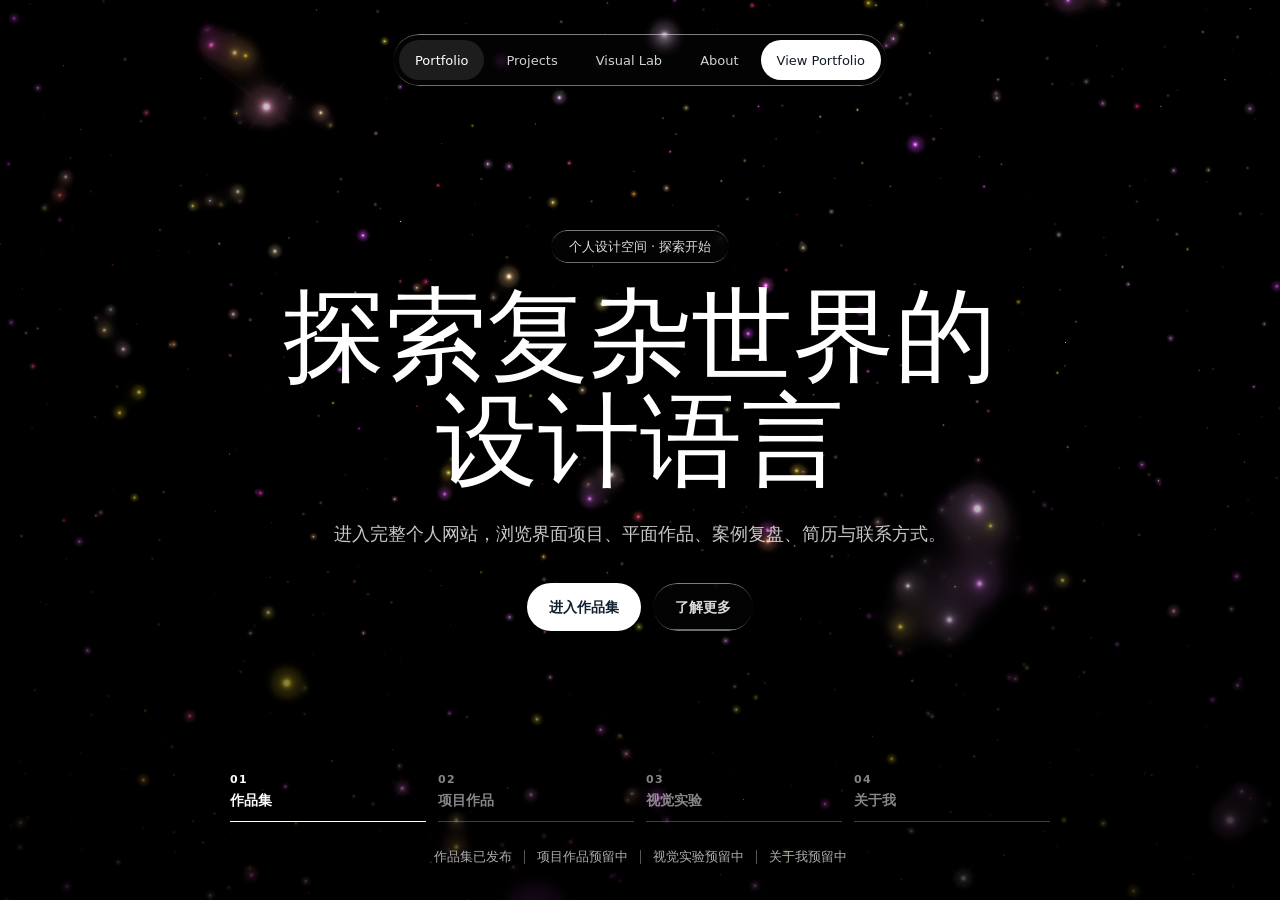
<file: index.html>
<!doctype html>
<html lang="zh-CN">
  <head>
    <meta charset="utf-8">
    <meta name="viewport" content="width=device-width, initial-scale=1">
    <title>你的姓名 | 个人创作入口</title>
    <meta
      name="description"
      content="个人创作入口，通向作品集、项目作品、视觉实验与个人介绍。"
    >
    <meta property="og:title" content="你的姓名 | 个人创作入口">
    <meta
      property="og:description"
      content="进入一个由产品设计、视觉表达与长期创作构成的个人作品空间。"
    >
    <meta property="og:type" content="website">
    <meta property="og:image" content="assets/home/首页首屏.webp">
    <link rel="preconnect" href="https://fonts.googleapis.com">
    <link rel="preconnect" href="https://fonts.gstatic.com" crossorigin>
    <link href="https://fonts.googleapis.com/css2?family=Instrument+Serif:ital@0;1&display=swap" rel="stylesheet">
    <link rel="stylesheet" href="styles.css?v=20260717-launch-restore-3">
  </head>
  <body class="launch-body">
    <main class="launch-page" data-launch-page>
      <section class="launch-hero" aria-label="个人网站启动页">
        <canvas class="launch-galaxy" data-galaxy aria-hidden="true"></canvas>
        <div class="launch-vignette" aria-hidden="true"></div>

        <header class="launch-nav">
          <nav class="launch-nav-pill liquid-glass" aria-label="启动页导航">
            <button class="launch-nav-link is-active" type="button" data-launch-nav="0">Portfolio</button>
            <button class="launch-nav-link" type="button" data-launch-nav="1">Projects</button>
            <button class="launch-nav-link" type="button" data-launch-nav="2">Visual Lab</button>
            <button class="launch-nav-link" type="button" data-launch-nav="3">About</button>
            <a class="launch-start-button" href="portfolio.html">View Portfolio</a>
          </nav>
          <button class="launch-menu-button liquid-glass" type="button" data-launch-menu aria-label="打开导航" aria-expanded="false">
            <span></span>
            <span></span>
          </button>
        </header>

        <div class="launch-mobile-menu" data-launch-mobile-menu aria-hidden="true">
          <button type="button" data-launch-mobile-choice="0">Portfolio</button>
          <button type="button" data-launch-mobile-choice="1">Projects</button>
          <button type="button" data-launch-mobile-choice="2">Visual Lab</button>
          <button type="button" data-launch-mobile-choice="3">About</button>
          <a href="portfolio.html">View Portfolio</a>
        </div>

        <div class="launch-content">
          <p class="launch-badge liquid-glass" data-launch-kicker>个人设计空间 · 探索开始</p>
          <h1 data-launch-title>探索复杂世界的<br>设计语言</h1>
          <p class="launch-copy" data-launch-copy>
            进入完整个人网站，浏览界面项目、平面作品、案例复盘、简历与联系方式。
          </p>
          <div class="launch-actions">
            <a class="launch-primary-action" data-launch-action href="portfolio.html">进入作品集</a>
            <span class="launch-status liquid-glass" data-launch-status>了解更多</span>
          </div>
        </div>

        <div class="launch-switcher" aria-label="选择入口">
          <button class="is-active" type="button" data-launch-choice="0">
            <span>01</span>
            <strong>作品集</strong>
          </button>
          <button type="button" data-launch-choice="1">
            <span>02</span>
            <strong>项目作品</strong>
          </button>
          <button type="button" data-launch-choice="2">
            <span>03</span>
            <strong>视觉实验</strong>
          </button>
          <button type="button" data-launch-choice="3">
            <span>04</span>
            <strong>关于我</strong>
          </button>
        </div>

        <div class="launch-stats" aria-label="网站板块状态">
          <span>作品集已发布</span>
          <i></i>
          <span>项目作品预留中</span>
          <i></i>
          <span>视觉实验预留中</span>
          <i></i>
          <span>关于我预留中</span>
        </div>
      </section>
    </main>

    <script src="script.js?v=20260720-history-back-6"></script>
  </body>
</html>
</file>
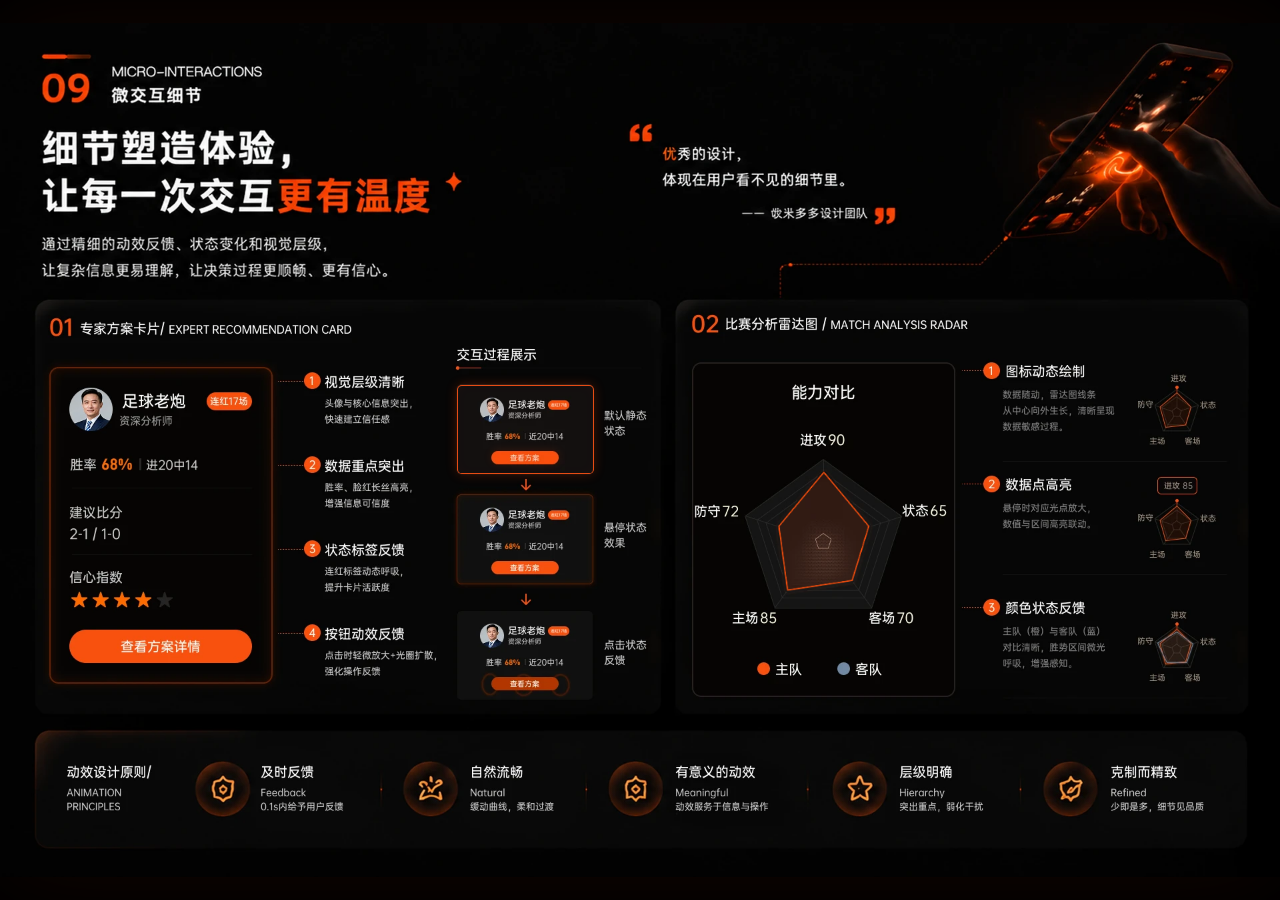
<file: assets/shoumi-case/core-pages-interactive/index.html>
<!doctype html>
<html lang="en">
  <head>
    <meta charset="UTF-8" />
    <meta name="viewport" content="width=device-width, initial-scale=1.0" />
    <link rel="preconnect" href="https://fonts.googleapis.com" />
    <link rel="preconnect" href="https://fonts.gstatic.com" crossorigin />
    <link href="https://fonts.googleapis.com/css2?family=Instrument+Serif:ital@0;1&display=swap" rel="stylesheet" />
    <title>Lumora</title>
    <script type="module" crossorigin src="./assets/index-BrteNbZT.js?v=20260720-webp-fix"></script>
    <link rel="stylesheet" crossorigin href="./assets/index-B46qWle8.css?v=20260720-layout-fix">
  </head>
  <body>
    <div id="root"></div>
  </body>
</html>
</file>
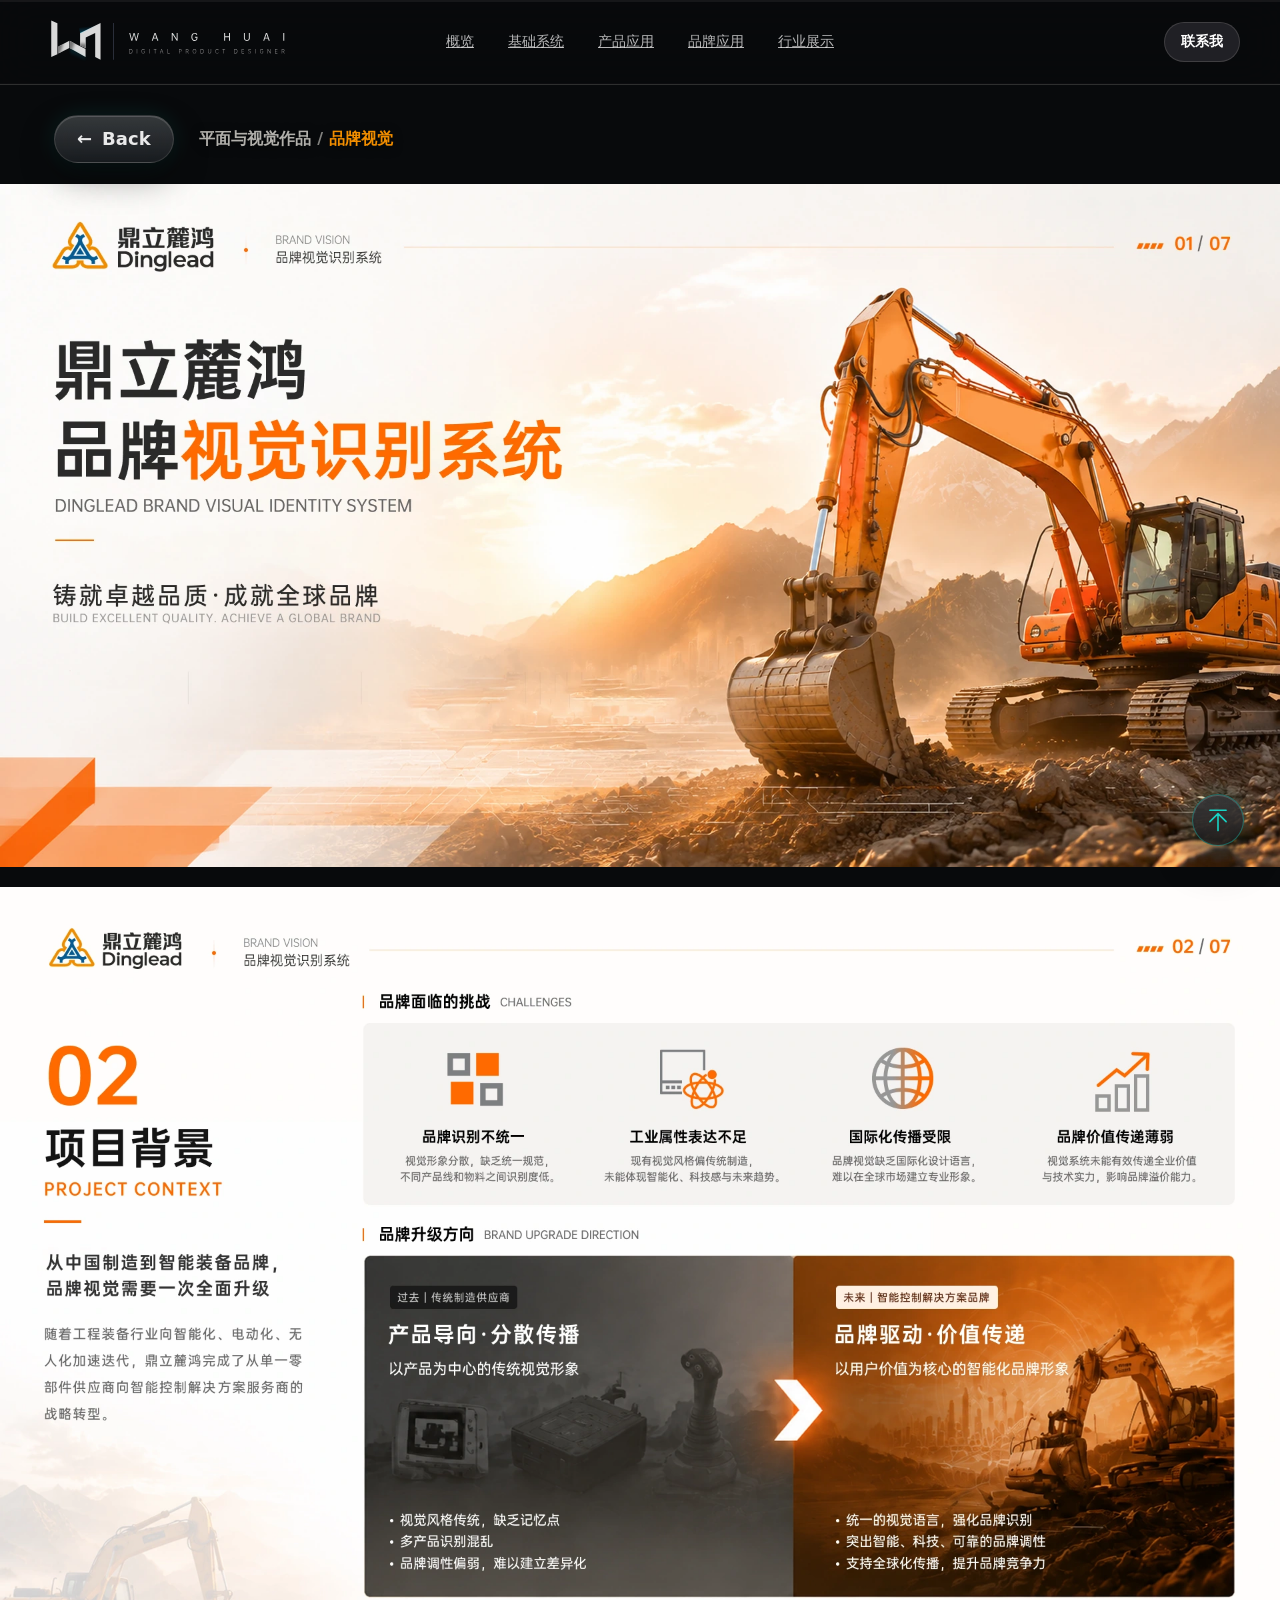
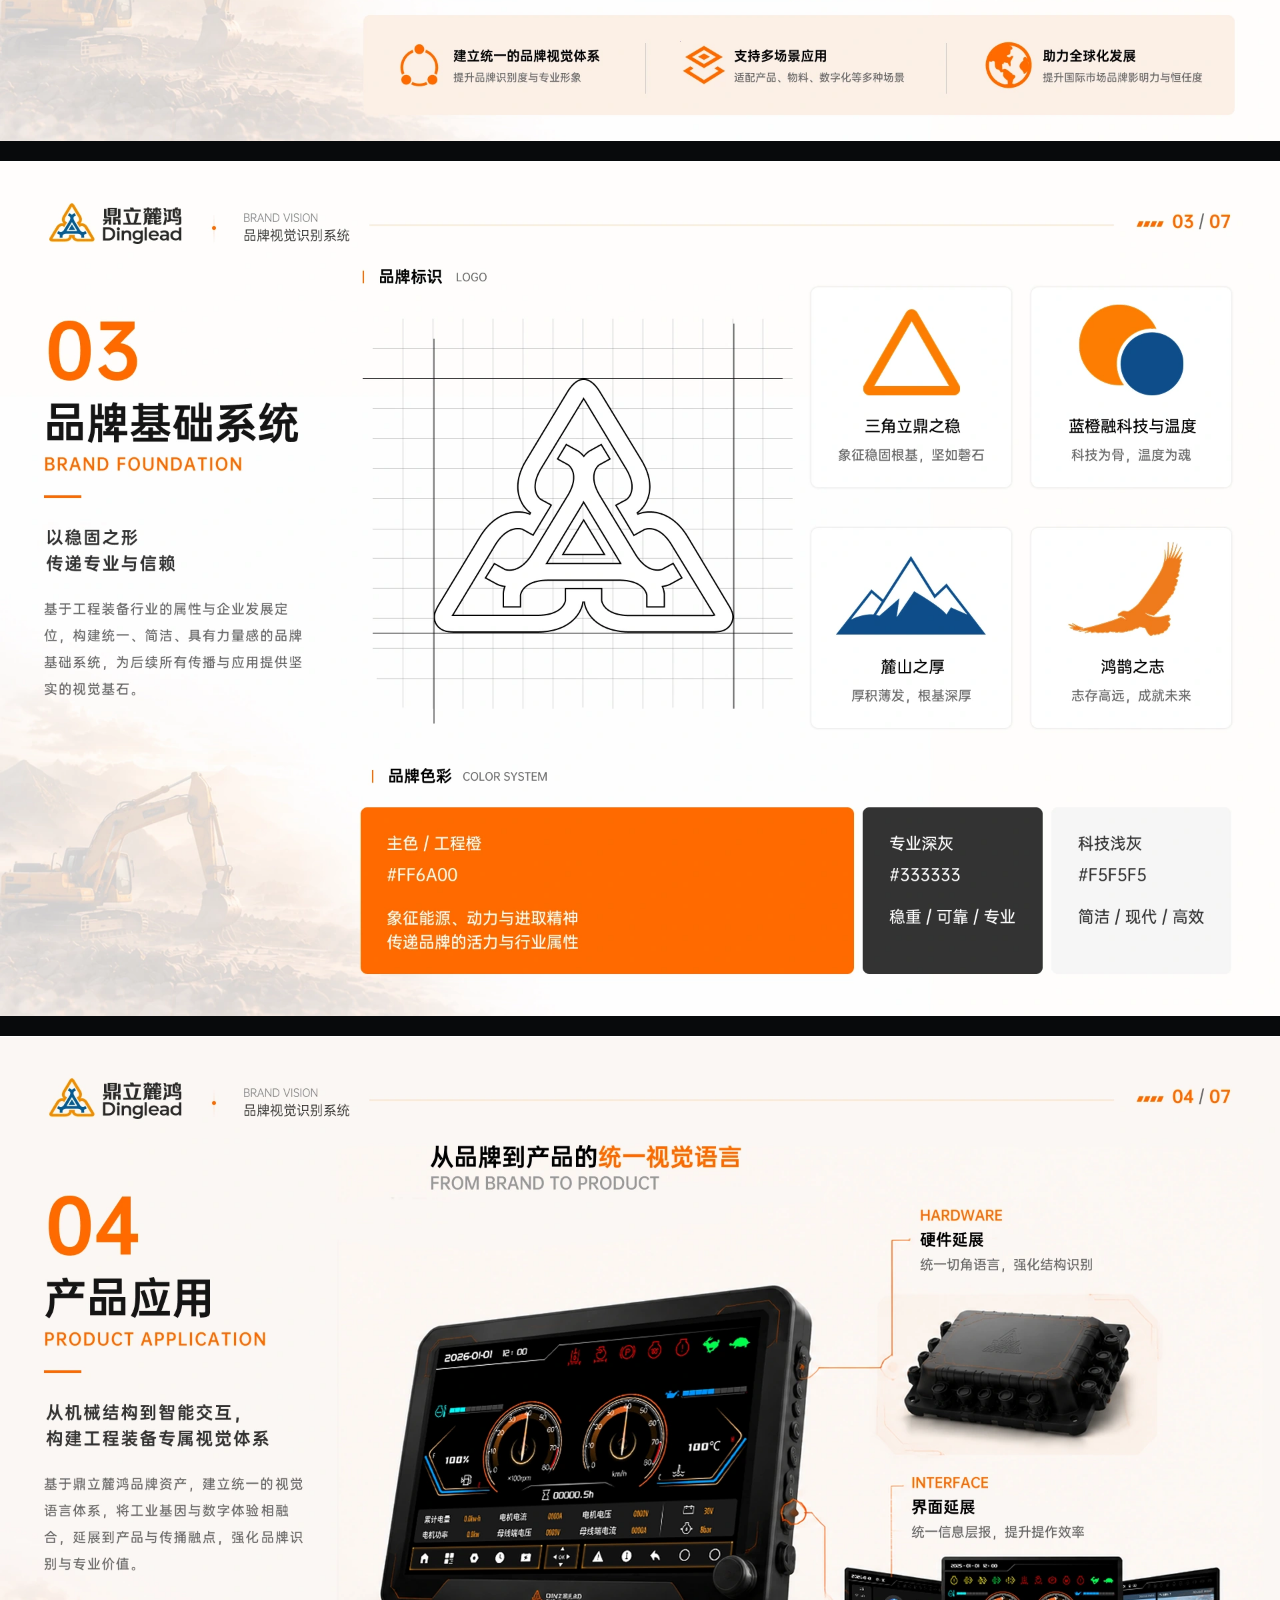
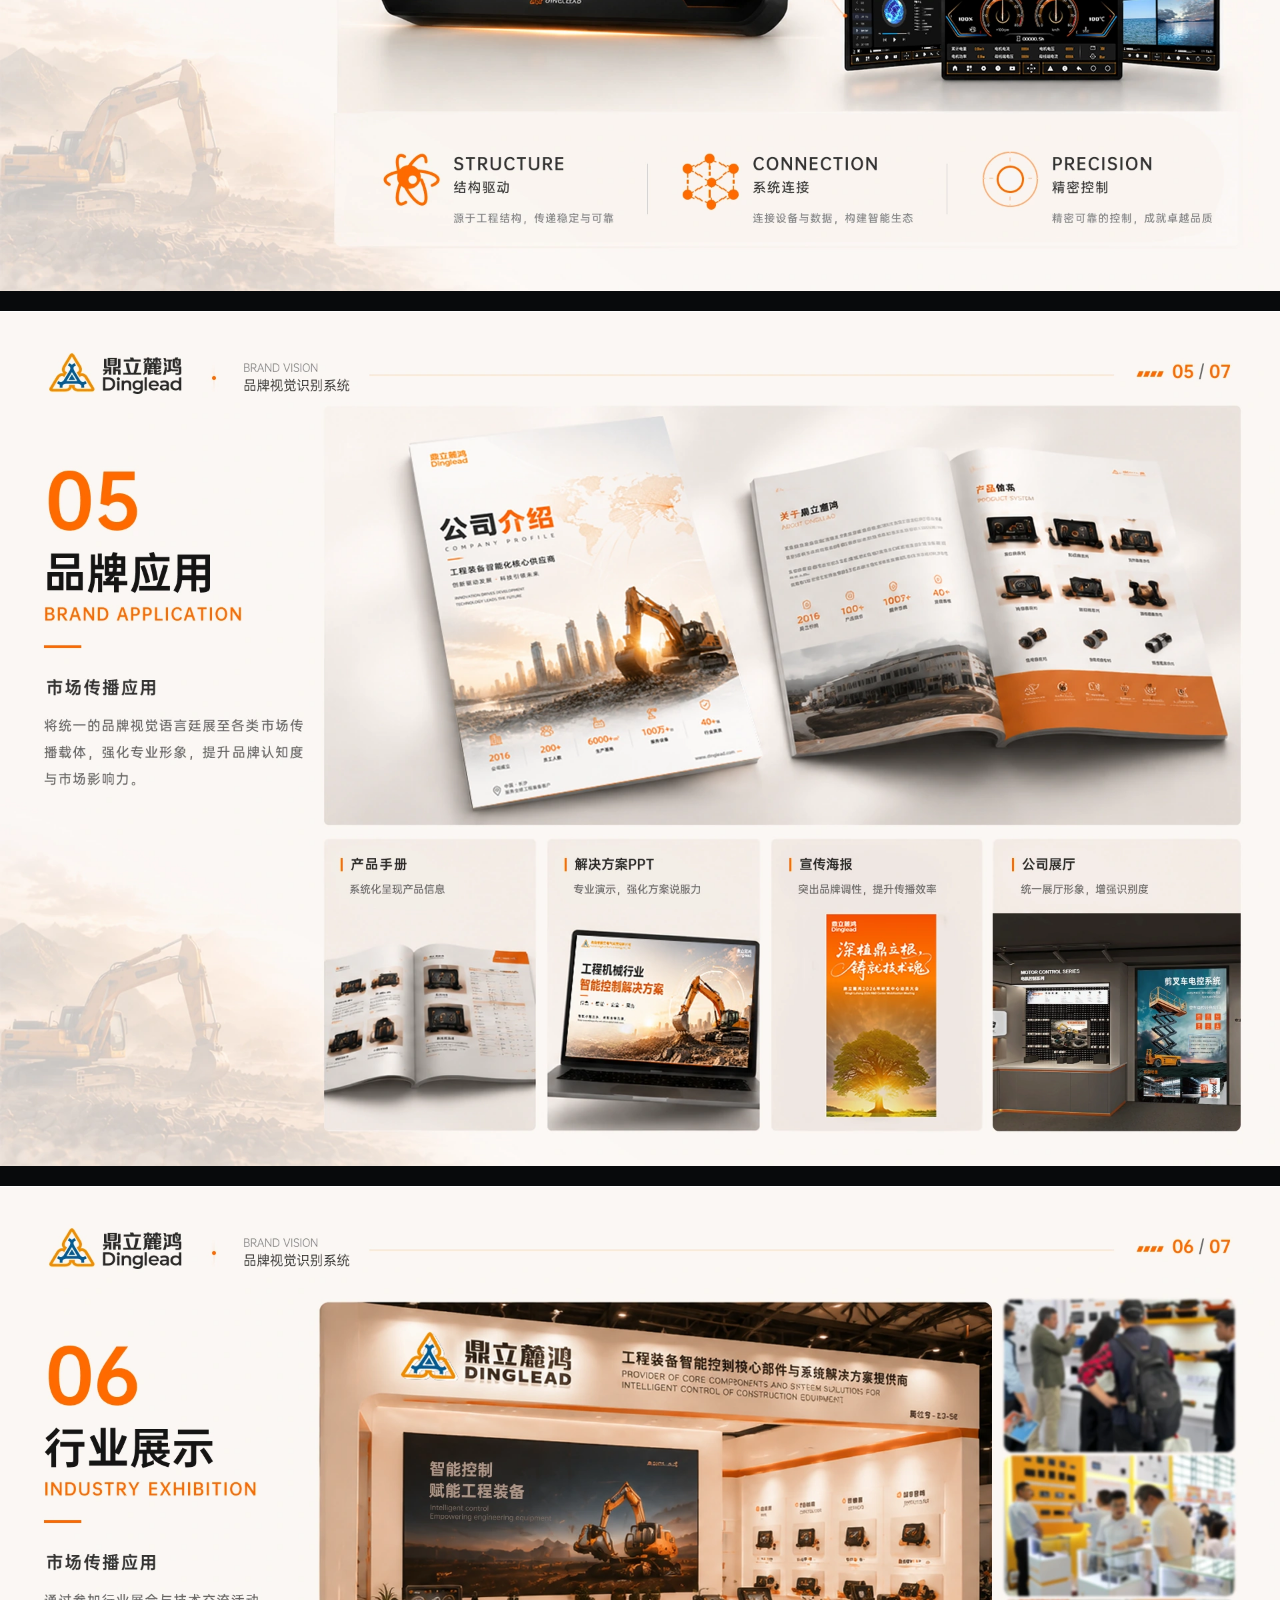
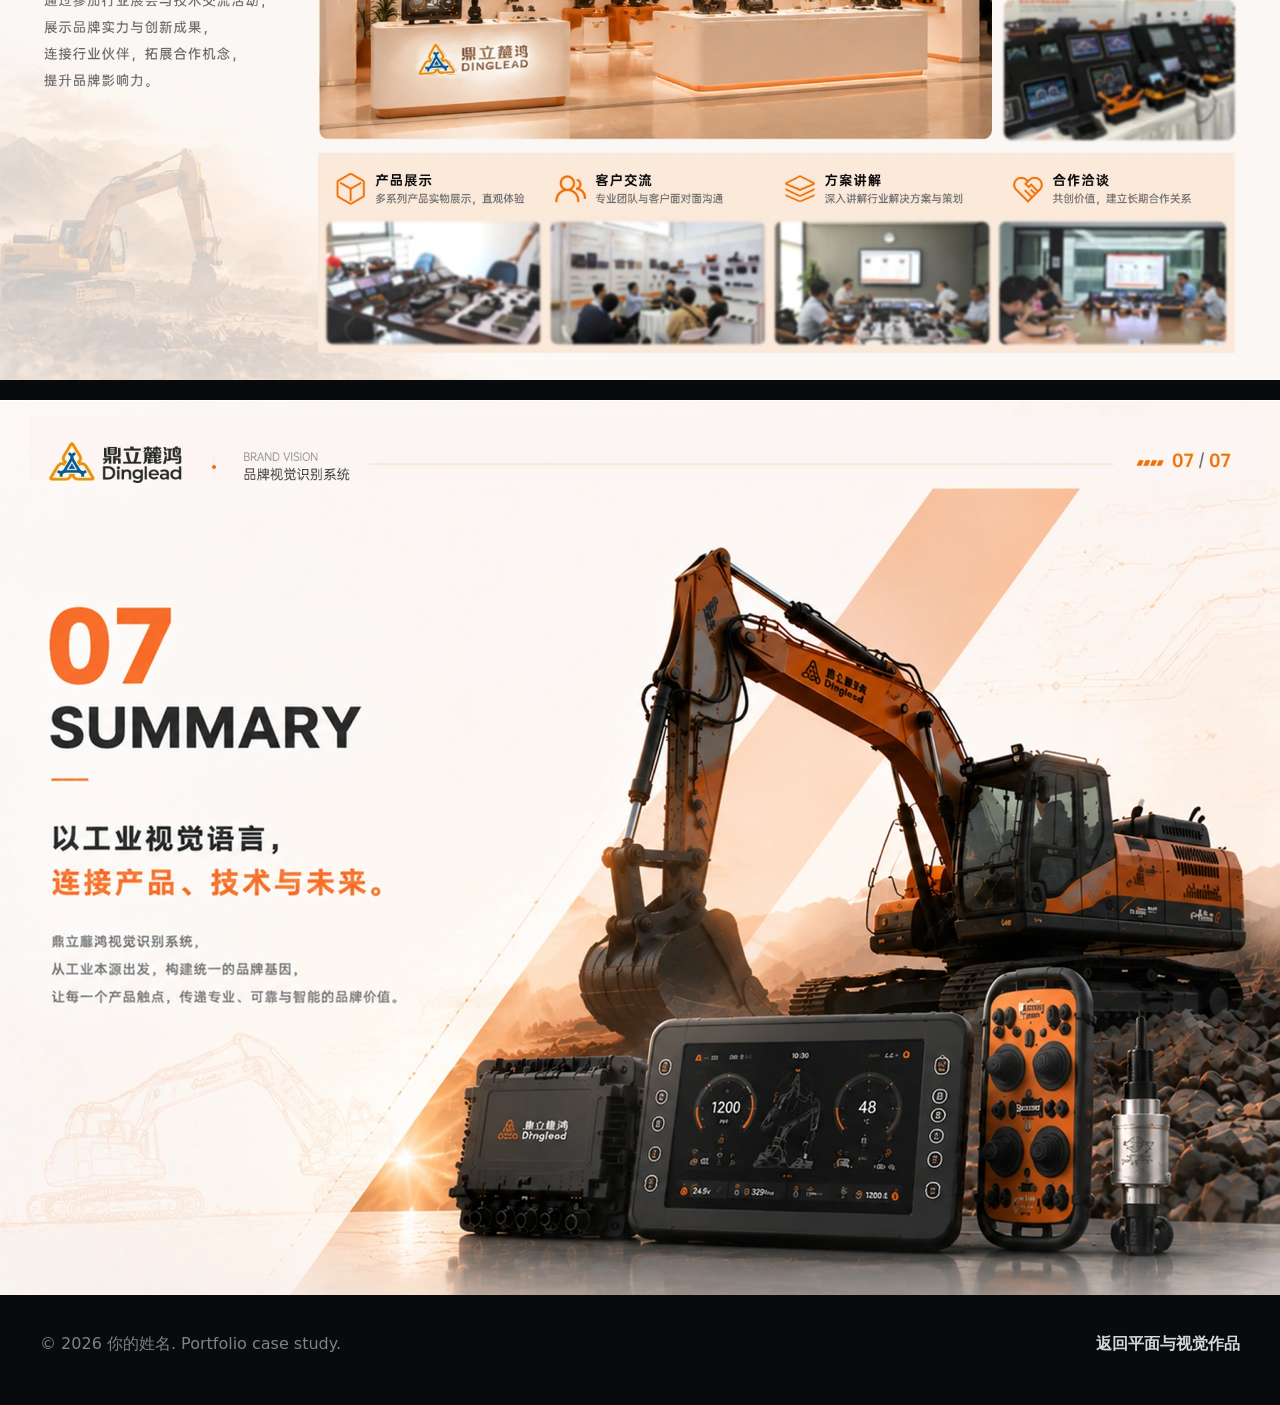
<file: brand-case.html>
<!doctype html>
<html lang="zh-CN">
  <head>
    <meta charset="utf-8">
    <meta name="viewport" content="width=device-width, initial-scale=1">
    <title>鼎立麓鸿品牌视觉系统 | 项目详情</title>
    <meta name="description" content="鼎立麓鸿品牌视觉识别体系整理与应用设计案例，展示品牌基础系统、视觉语言、营销物料与真实场景落地。">
    <meta property="og:title" content="鼎立麓鸿品牌视觉系统 | 项目详情">
    <meta property="og:description" content="从已有品牌资产到统一的工业品牌视觉语言。">
    <meta property="og:type" content="website">
    <meta property="og:image" content="assets/brand-case/brand-hero-01.webp">
    <link rel="stylesheet" href="styles.css?v=20260723-brand-cta-position-1">
  </head>
  <body class="case-page-body brand-case-body">
    <header class="site-header" data-header>
      <a class="brand portal-logo" href="portfolio.html#top" aria-label="返回作品集首页">
        <img class="portal-logo-image" src="assets/common/website-logo.svg" alt="" decoding="async">
      </a>
      <nav class="nav" aria-label="品牌视觉项目导航">
        <a href="#overview">概览</a>
        <a href="#foundation">基础系统</a>
        <a href="#language">产品应用</a>
        <a href="#application">品牌应用</a>
        <a href="#real-world">行业展示</a>
      </nav>
      <button class="header-cta" type="button" data-contact-open>联系我</button>
    </header>

    <div class="brand-progress" aria-hidden="true"><span data-case-progress></span></div>

    <nav class="case-breadcrumb-bar brand-breadcrumb" aria-label="项目路径">
      <button class="case-back-button" type="button" data-case-back data-case-back-fallback="portfolio.html#graphic-work"><span aria-hidden="true">←</span><span>Back</span></button>
      <ol class="case-breadcrumb"><li><a href="portfolio.html#graphic-work">平面与视觉作品</a></li><li aria-current="page">品牌视觉</li></ol>
    </nav>

    <main id="top" class="brand-case">
      <section class="brand-hero brand-hero-image" aria-label="鼎立麓鸿品牌视觉识别系统封面">
        <img
          class="brand-hero-artwork"
          src="assets/brand-case/brand-hero-01.webp"
          width="1920"
          height="1024"
          alt="鼎立麓鸿品牌视觉识别系统封面，以橙色工程挖掘机和山地施工场景呈现工业品牌形象"
          fetchpriority="high"
          decoding="async"
        >
      </section>

      <section class="brand-section brand-overview brand-image-module" id="overview" aria-label="鼎立麓鸿品牌视觉项目背景">
        <img
          src="assets/brand-case/brand-project-context-02.webp"
          width="1920"
          height="1281"
          alt="鼎立麓鸿品牌视觉项目背景，展示品牌面临的挑战、品牌升级方向和视觉体系建设目标"
          loading="lazy"
          decoding="async"
        >
      </section>

      <section class="brand-section brand-foundation brand-image-module" id="foundation" aria-label="鼎立麓鸿品牌基础系统">
        <img
          src="assets/brand-case/brand-foundation-03.webp"
          width="1920"
          height="1281"
          alt="鼎立麓鸿品牌基础系统，展示品牌标识构成、品牌象征含义与工程橙、专业深灰、科技浅灰色彩系统"
          loading="lazy"
          decoding="async"
        >
      </section>

      <section class="brand-section brand-language brand-image-module" id="language" aria-label="鼎立麓鸿品牌视觉系统产品应用延展">
        <img
          src="assets/brand-case/brand-product-application-04.webp"
          width="1920"
          height="1281"
          alt="鼎立麓鸿产品应用视觉延展，展示工程装备智能终端、硬件控制器和工业界面设计"
          loading="lazy"
          decoding="async"
        >
      </section>

      <section class="brand-section brand-application brand-image-module" id="application" aria-label="鼎立麓鸿品牌市场传播应用">
        <img
          src="assets/brand-case/brand-marketing-application-05.webp"
          width="1920"
          height="1281"
          alt="鼎立麓鸿品牌市场传播应用，展示产品手册、解决方案 PPT、宣传海报和公司展厅"
          loading="lazy"
          decoding="async"
        >
      </section>

      <section class="brand-section brand-real-world brand-image-module" id="real-world" aria-label="鼎立麓鸿行业展示">
        <img
          src="assets/brand-case/brand-industry-exhibition-06.webp"
          width="1920"
          height="1190"
          alt="鼎立麓鸿行业展示，呈现工程装备智能控制展台、产品展示、客户交流、方案讲解和合作洽谈场景"
          loading="lazy"
          decoding="async"
        >
      </section>

      <section class="brand-section brand-summary brand-image-module" id="summary" aria-label="鼎立麓鸿品牌视觉项目总结">
        <img
          src="assets/brand-case/brand-summary-07.webp"
          width="1920"
          height="1341"
          alt="鼎立麓鸿品牌视觉识别系统总结，以工业视觉语言连接产品、技术与未来"
          loading="lazy"
          decoding="async"
        >
      </section>
    </main>

    <footer class="site-footer brand-footer"><p>© 2026 你的姓名. Portfolio case study.</p><a href="portfolio.html#graphic-work">返回平面与视觉作品</a></footer>
    <a class="case-floating-top" href="#top" aria-label="返回顶部"><span class="case-floating-top-icon" aria-hidden="true"></span></a>
    <div class="contact-modal" data-contact-modal aria-hidden="true">
      <div class="contact-modal__panel" role="dialog" aria-modal="true" aria-labelledby="contact-modal-title">
        <button class="contact-modal__close" type="button" data-contact-close aria-label="关闭联系方式">×</button>
        <p class="eyebrow">Contact</p>
        <h2 id="contact-modal-title">我的联系方式</h2>
        <dl class="contact-modal__list">
          <div><dt>联系电话</dt><dd><a href="tel:13667323149">13667323149</a></dd></div>
          <div><dt>电子邮箱</dt><dd><a href="mailto:13667323149@163.com">13667323149@163.com</a></dd></div>
          <div><dt>现居住地</dt><dd>长沙</dd></div>
        </dl>
      </div>
    </div>
    <script src="script.js?v=20260720-history-back-6"></script>
  </body>
</html>
</file>
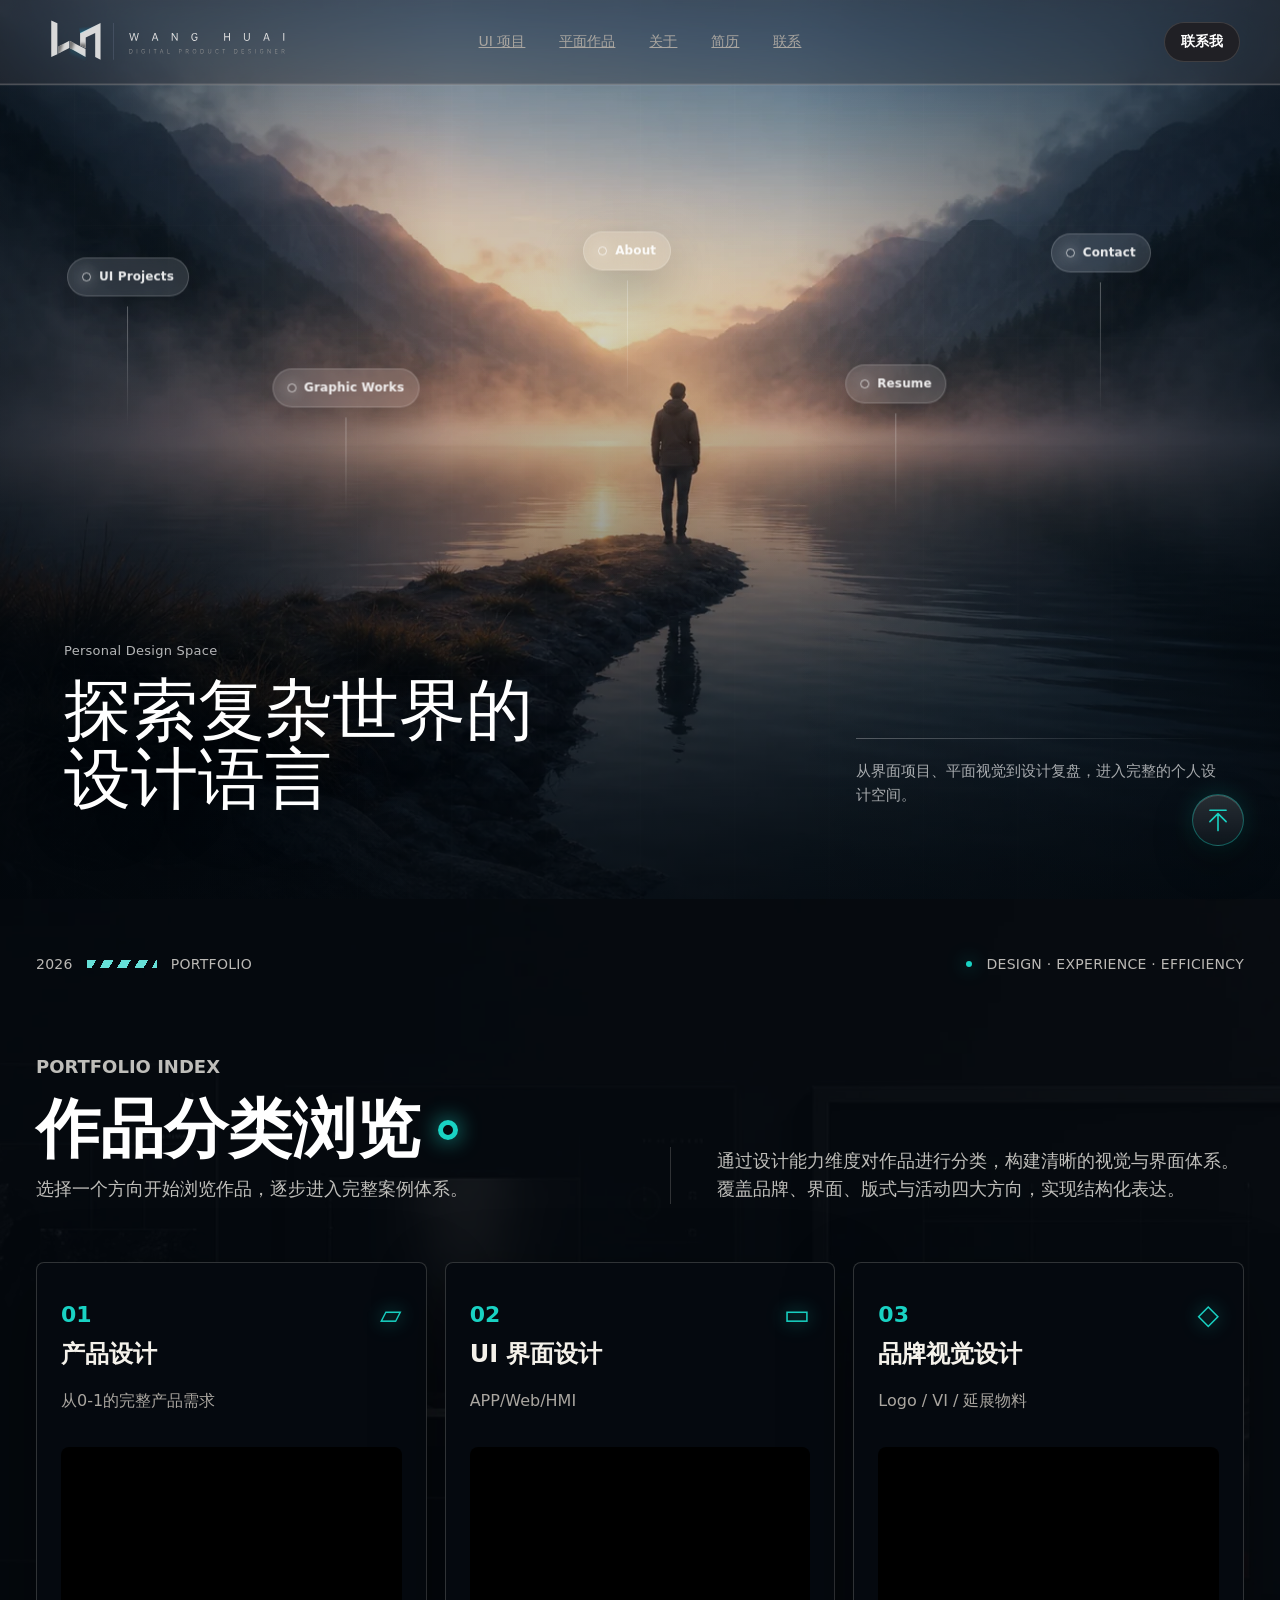
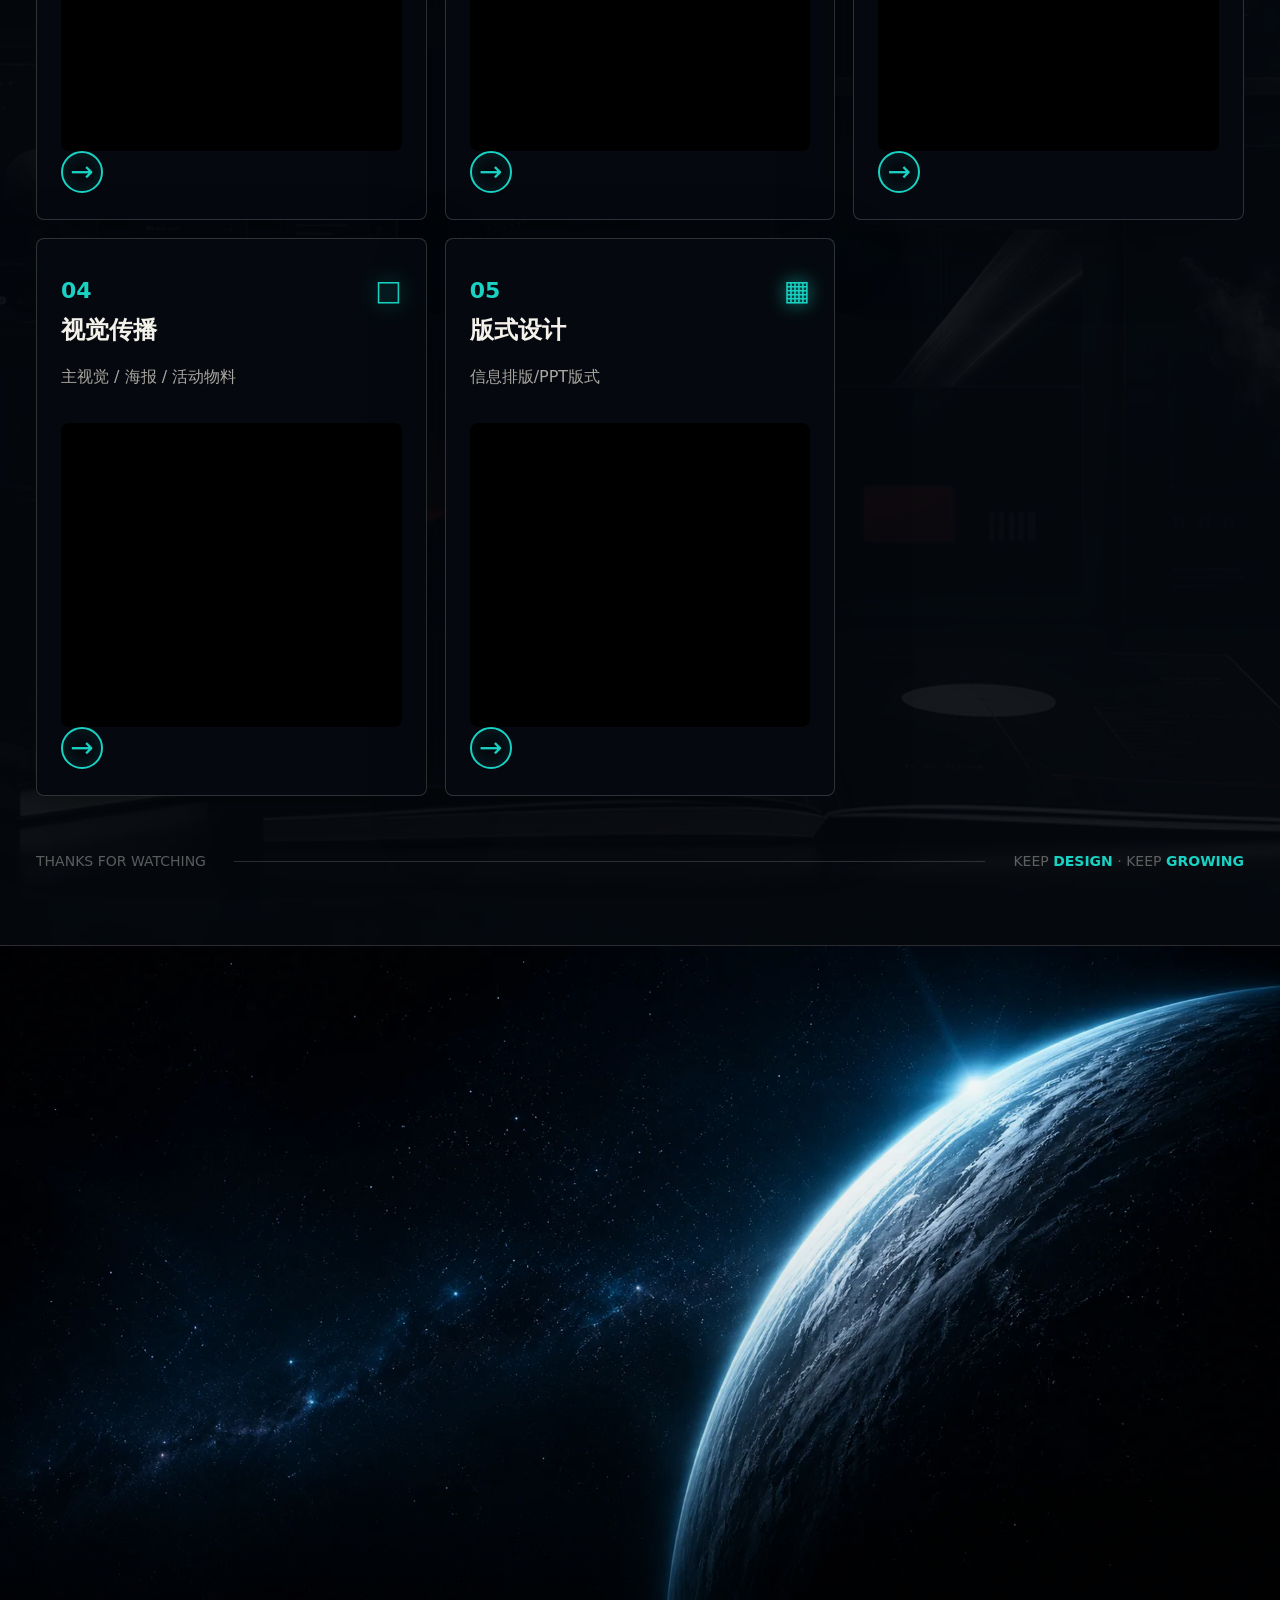
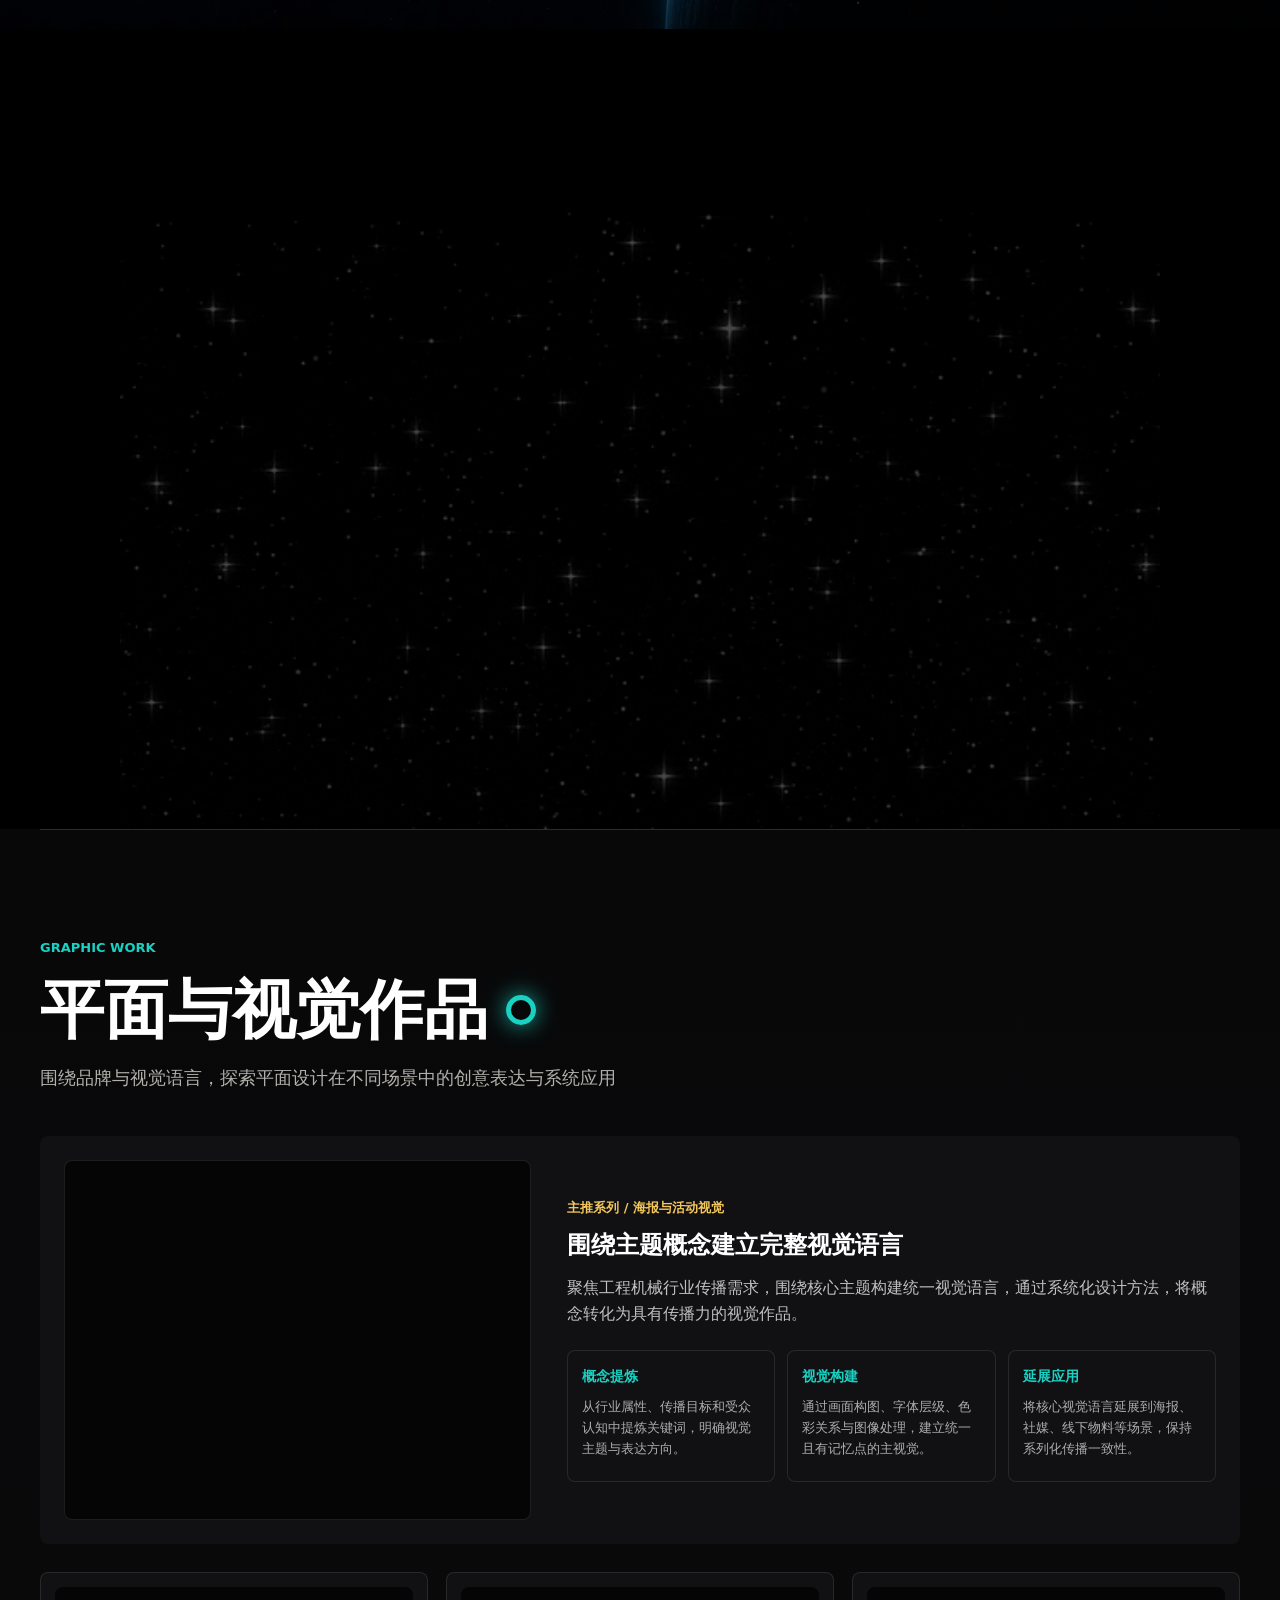
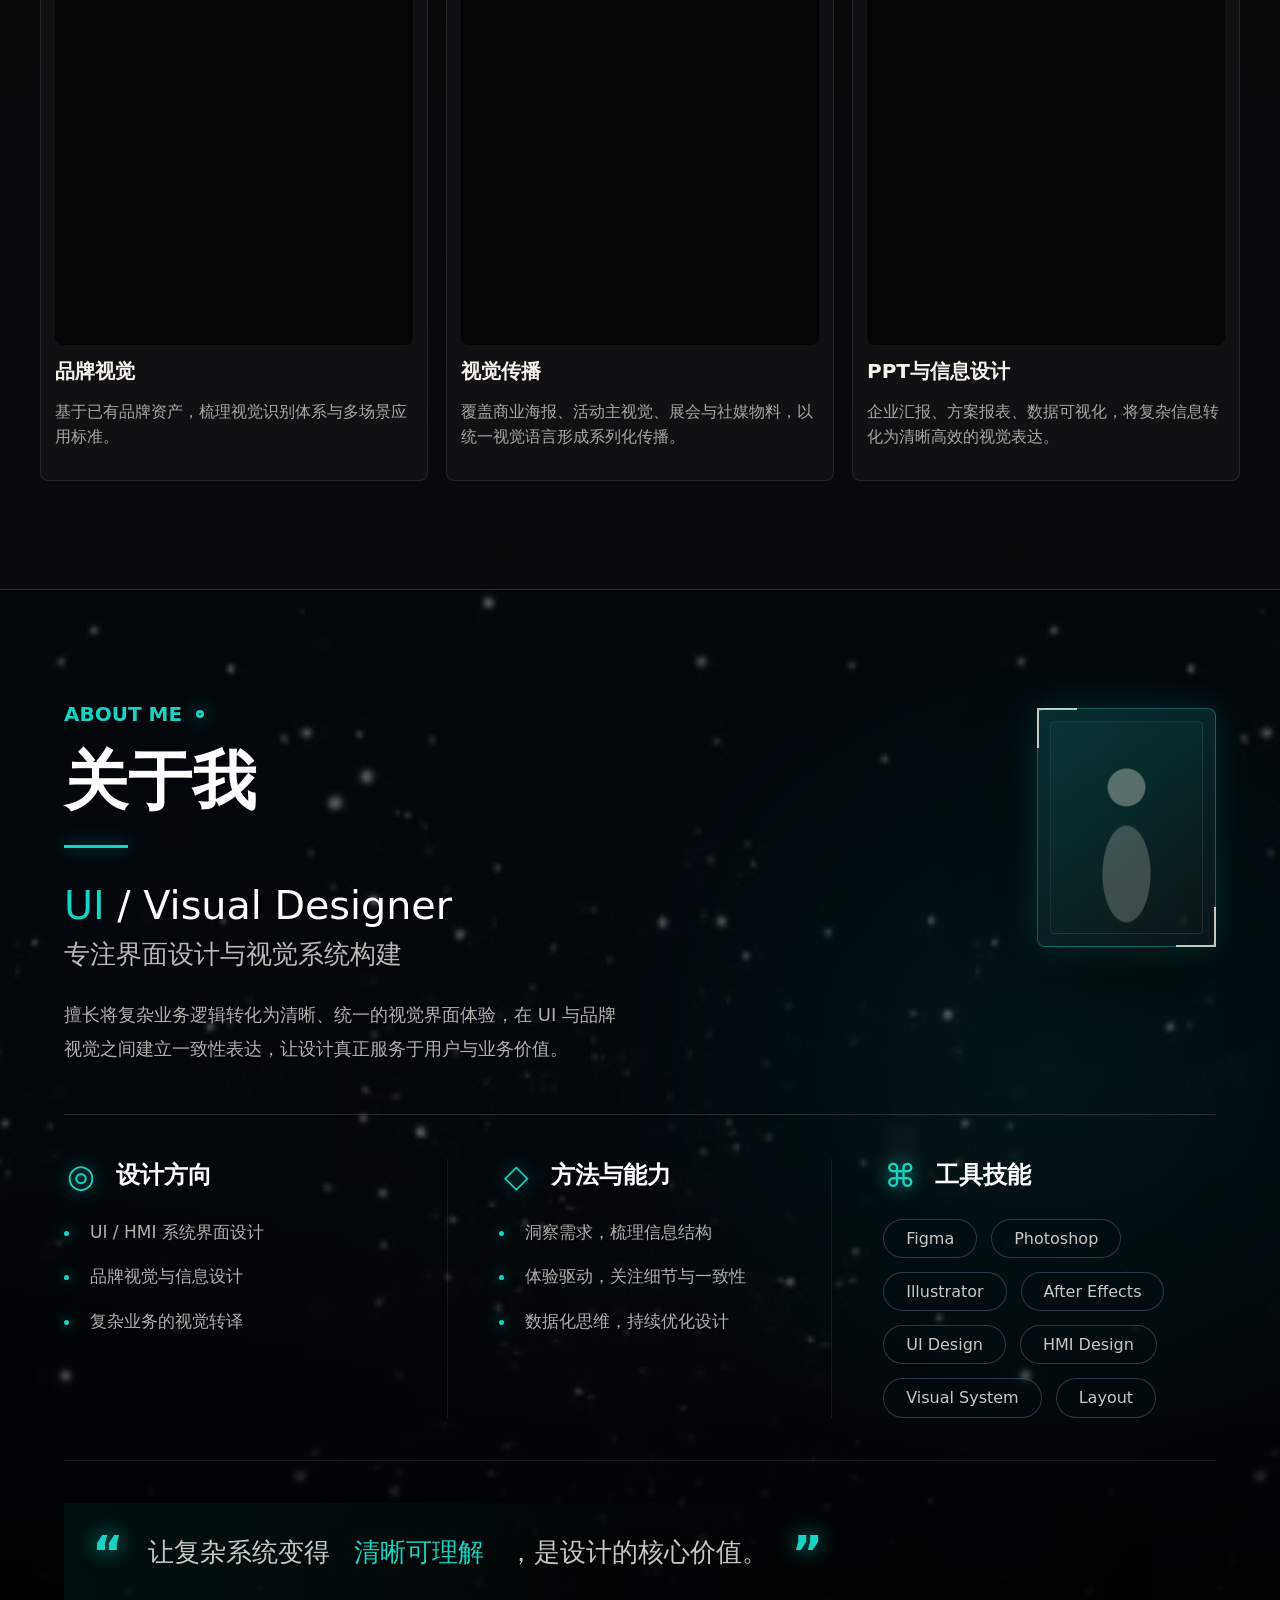
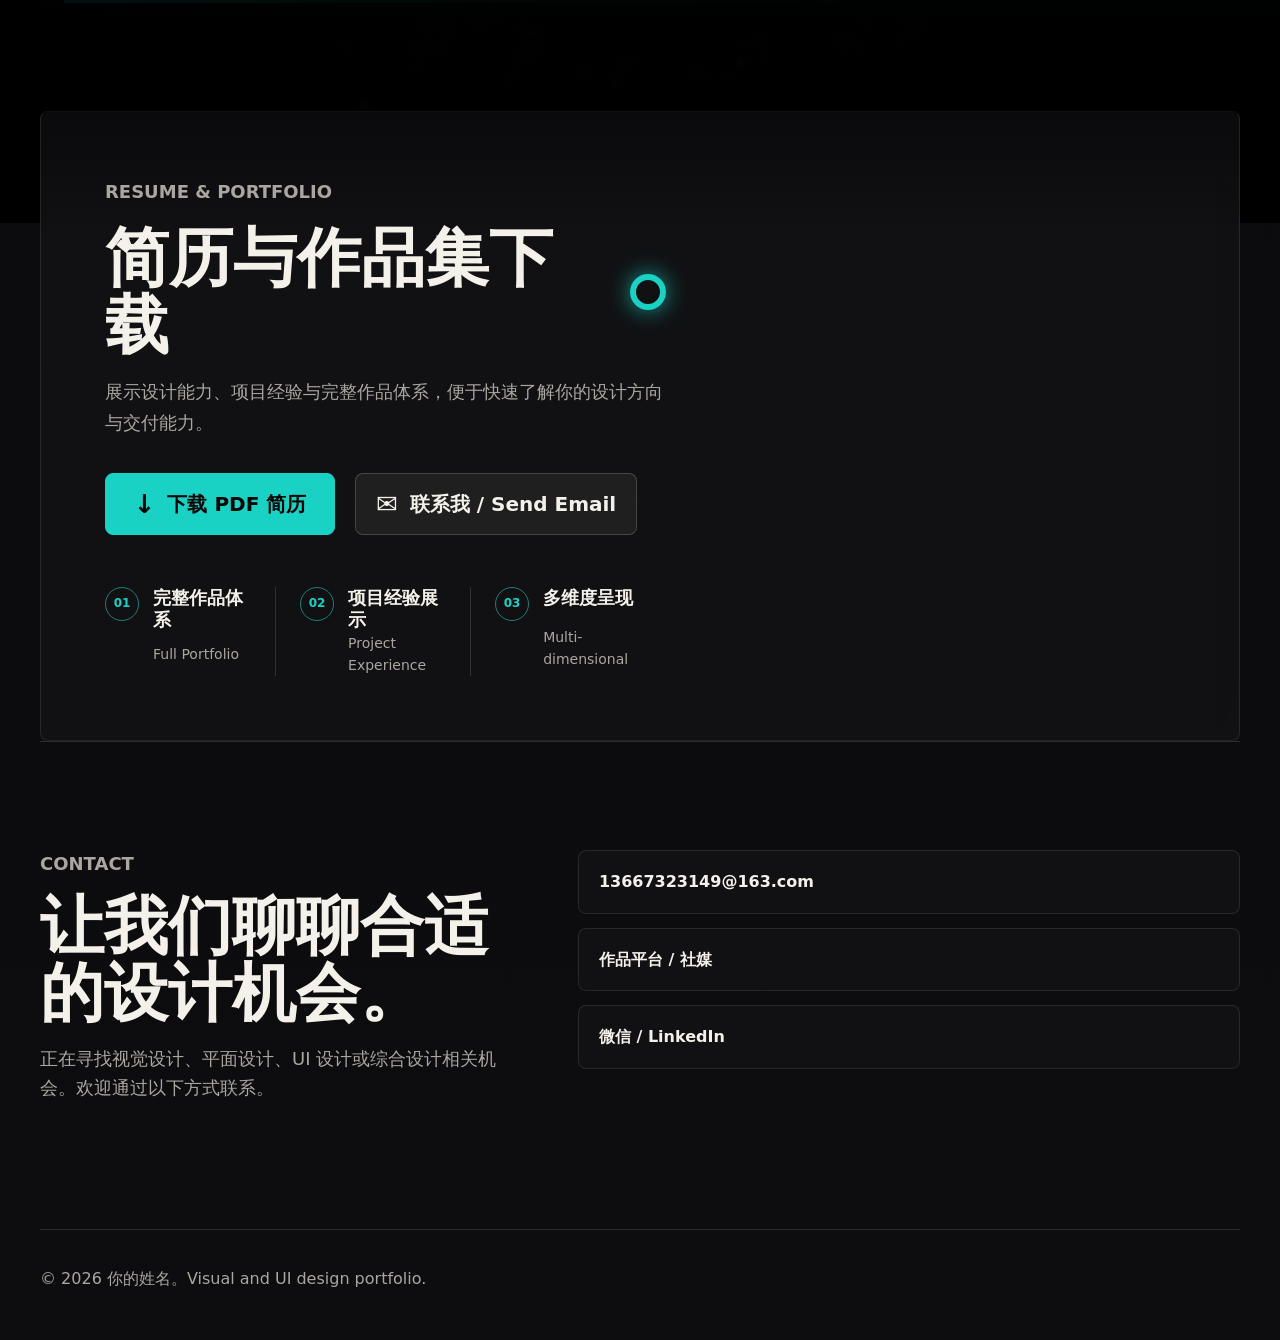
<file: portfolio.html>
﻿<!doctype html>
<html lang="zh-CN">
  <head>
    <meta charset="utf-8">
    <meta name="viewport" content="width=device-width, initial-scale=1">
    <title>你的姓名 | 视觉与 UI 设计作品集</title>
    <meta
      name="description"
      content="视觉与 UI 设计作品集，展示平面设计、品牌视觉、视觉传播、界面设计、用户体验和项目复盘。"
    >
    <meta property="og:title" content="你的姓名 | 视觉与 UI 设计作品集">
    <meta
      property="og:description"
      content="综合展示平面视觉表达、品牌系统、UI 项目与设计思考。"
    >
    <meta property="og:type" content="website">
    <meta property="og:image" content="assets/home/首页首屏.webp">
    <link rel="stylesheet" href="styles.css?v=20260727-remove-border-glow-1">
  </head>
  <body>
    <div class="starfield-bg" aria-hidden="true"></div>
    <header class="site-header" data-header>
      <a class="brand portal-logo" href="index.html" aria-label="返回启动页">
        <img class="portal-logo-image" src="assets/common/website-logo.svg" alt="" decoding="async">
      </a>
      <nav class="nav" aria-label="主导航">
        <a href="#ui-work">UI 项目</a>
        <a href="#graphic-work">平面作品</a>
        <a href="#about">关于</a>
        <a href="#resume">简历</a>
        <a href="#contact">联系</a>
      </nav>
      <button class="header-cta" type="button" data-contact-open>联系我</button>
    </header>

    <div class="home-progress" aria-hidden="true"><span data-case-progress></span></div>

    <main id="top">
      <section class="hero section hero-showcase lake-hero" aria-label="首页主视觉">
        <video
          class="lake-hero-video"
          data-hero-video
          autoplay
          muted
          playsinline
          preload="metadata"
          poster="assets/home/portfolio-lake-hero.webp"
          aria-label="晨雾湖面中的个人设计空间动态背景"
        >
          <source src="assets/home/portfolio-hero-video-web-hq.mp4" type="video/mp4">
        </video>
        <div class="lake-hero-overlay" aria-hidden="true"></div>
        <div class="lake-guide-layer" aria-label="首页板块快速跳转">
          <a class="lake-guide" href="#ui-work" style="--x: 10%; --y: 38%; --line: 120px;">
            <span>UI Projects</span>
          </a>
          <a class="lake-guide" href="#graphic-work" style="--x: 27%; --y: 49%; --line: 96px;">
            <span>Graphic Works</span>
          </a>
          <a class="lake-guide" href="#about" style="--x: 49%; --y: 35%; --line: 118px;">
            <span>About</span>
          </a>
          <a class="lake-guide" href="#resume" style="--x: 70%; --y: 49%; --line: 104px;">
            <span>Resume</span>
          </a>
          <a class="lake-guide" href="#contact" style="--x: 86%; --y: 36%; --line: 132px;">
            <span>Contact</span>
          </a>
        </div>
        <div class="lake-hero-copy">
          <p>Personal Design Space</p>
          <h1>探索复杂世界的<br>设计语言</h1>
        </div>
        <p class="lake-hero-note">
          从界面项目、平面视觉到设计复盘，进入完整的个人设计空间。
        </p>
      </section>

      <section class="section category-section" aria-label="作品分类入口">
        <div class="category-shell">
          <div class="category-topline" aria-hidden="true">
            <span>2026 <i></i> Portfolio</span>
            <span><b></b> Design · Experience · Efficiency</span>
          </div>

          <div class="category-heading">
            <div>
              <p class="eyebrow">Portfolio Index</p>
              <h2>作品分类浏览<span></span></h2>
              <p>选择一个方向开始浏览作品，逐步进入完整案例体系。</p>
            </div>
            <p class="category-copy">
              通过设计能力维度对作品进行分类，构建清晰的视觉与界面体系。
              <br>
              覆盖品牌、界面、版式与活动四大方向，实现结构化表达。
            </p>
          </div>

          <div class="signal-band">
            <a class="category-card" href="#product-design-case">
              <span class="category-card-head">
                <span class="category-number">01</span>
                <span class="category-icon">▱</span>
              </span>
              <strong>产品设计</strong>
              <small>从0-1的完整产品需求</small>
              <img class="category-thumb" src="assets/home/01.webp" alt="产品设计预览图" loading="lazy" decoding="async">
              <span class="category-arrow">→</span>
            </a>
            <a class="category-card" href="#ui-interface-cases">
              <span class="category-card-head">
                <span class="category-number">02</span>
                <span class="category-icon">▭</span>
              </span>
              <strong>UI 界面设计</strong>
              <small>APP/Web/HMI</small>
              <img class="category-thumb" src="assets/home/02.webp" alt="UI 界面设计预览图" loading="lazy" decoding="async">
              <span class="category-arrow">→</span>
            </a>
            <a class="category-card" href="#brand-visual-card">
              <span class="category-card-head">
                <span class="category-number">03</span>
                <span class="category-icon">◇</span>
              </span>
              <strong>品牌视觉设计</strong>
              <small>Logo / VI / 延展物料</small>
              <img class="category-thumb" src="assets/home/03.webp" alt="品牌视觉设计预览图" loading="lazy" decoding="async">
              <span class="category-arrow">→</span>
            </a>
            <a class="category-card" href="#visual-communication-card">
              <span class="category-card-head">
                <span class="category-number">04</span>
                <span class="category-icon">□</span>
              </span>
              <strong>视觉传播</strong>
              <small>主视觉 / 海报 / 活动物料</small>
              <img class="category-thumb" src="assets/home/04.webp" alt="视觉传播作品预览图" loading="lazy" decoding="async">
              <span class="category-arrow">→</span>
            </a>
            <a class="category-card" href="#ppt-info-card">
              <span class="category-card-head">
                <span class="category-number">05</span>
                <span class="category-icon">▦</span>
              </span>
              <strong>版式设计</strong>
              <small>信息排版/PPT版式</small>
              <img class="category-thumb" src="assets/home/05.webp" alt="版式设计预览图" loading="lazy" decoding="async">
              <span class="category-arrow">→</span>
            </a>
          </div>

          <div class="category-footer" aria-hidden="true">
            <span>Thanks for watching</span>
            <span>Keep <b>design</b> · Keep <b>growing</b></span>
          </div>
        </div>
      </section>

      <section class="section work-section" id="ui-work">
        <div class="section-heading">
          <p class="eyebrow">UI / Product Work</p>
          <h2>UI 项目案例</h2>
          <p>
            以案例化方式呈现设计流程：从问题识别到方案构建，再到设计落地与结果输出
          </p>
        </div>

        <a class="featured-case featured-case-link" id="product-design-case" href="repair-case.html?v=20260717-detail-header-sync-2" aria-label="查看把车修好项目详情">
            <img class="case-image" src="assets/home/UI大图1200x900.webp" alt="UI 项目大图" loading="lazy" decoding="async">
          <div class="case-content">
            <p class="case-meta">完整案例/汽车服务App</p>
            <h3>把车修好：汽车维修服务体验设计</h3>
            <p>
              基于汽车后市场服务场景，从0到1完成移动端维修服务产品的信息架构与核心流程设计。
            </p>
            <ul class="case-points">
              <li>围绕汽车服务线上化场景，重新定义用户从预约到维修完成的全流程体验，构建一站式服务产品模型。</li>
              <li>完成车辆管理、服务预约、订单流程与门店系统等核心模块设计，形成完整的移动端服务闭环。</li>
            </ul>
            <span class="text-link case-entry-link">查看项目详情</span>
          </div>
        </a>

        <div class="case-grid" id="ui-interface-cases">
          <a class="case-card case-card-link" href="shoumi-case.html" aria-label="查看收米多多项目详情">
            <img class="case-thumb" src="assets/shoumi-case/UI小图-1.webp" alt="UI Case 02 项目预览图" loading="lazy" decoding="async">
            <p class="case-meta">Design System / UI Framework</p>
            <h3>APP产品设计</h3>
            <p>围绕组件复用与视觉规范建立设计标准，提升界面一致性与跨项目交付效率。</p>
          </a>
          <a class="case-card case-card-link" href="visualization-case.html?v=20260714-full-bleed-images-1" aria-label="查看智慧运营可视化平台项目详情">
            <img class="case-thumb" src="assets/shoumi-case/UI小图-2.webp" alt="UI Case 03 项目预览图" loading="lazy" decoding="async">
            <p class="case-meta">Dashboard / Data Visualization</p>
            <h3>数据可视化设计</h3>
            <p>通过信息分层与动态数据结构设计，提升用户对核心指标的识别与决策效率。</p>
          </a>
          <a class="case-card case-card-link" href="industrial-case.html" aria-label="查看工业交互设计项目详情">
            <img class="case-thumb" src="assets/shoumi-case/UI小图-3.webp" alt="UI Case 04 项目预览图" loading="lazy" decoding="async">
            <p class="case-meta">Industrial HMI / System Interface</p>
            <h3>工业交互设计</h3>
            <p>针对多设备协同与高频操作场景，重构信息架构与交互路径，提升操作效率与系统稳定性。</p>
          </a>
        </div>
      </section>

      <section class="section graphic-section" id="graphic-work">
        <div class="section-heading">
          <p class="eyebrow">Graphic Work</p>
          <h2>平面与视觉作品</h2>
          <p>
            围绕品牌与视觉语言，探索平面设计在不同场景中的创意表达与系统应用
          </p>
        </div>

        <div class="graphic-layout">
          <article class="graphic-feature">
            <img class="graphic-feature-image" src="assets/home/平面主图.webp" alt="平面主推作品预览图" loading="lazy" decoding="async">
            <div>
              <p class="case-meta">主推系列 / 海报与活动视觉</p>
              <h3>围绕主题概念建立完整视觉语言</h3>
              <p>
                聚焦工程机械行业传播需求，围绕核心主题构建统一视觉语言，通过系统化设计方法，将概念转化为具有传播力的视觉作品。
              </p>
              <div class="graphic-feature-tags">
                <div>
                  <strong>概念提炼</strong>
                  <p>从行业属性、传播目标和受众认知中提炼关键词，明确视觉主题与表达方向。</p>
                </div>
                <div>
                  <strong>视觉构建</strong>
                  <p>通过画面构图、字体层级、色彩关系与图像处理，建立统一且有记忆点的主视觉。</p>
                </div>
                <div>
                  <strong>延展应用</strong>
                  <p>将核心视觉语言延展到海报、社媒、线下物料等场景，保持系列化传播一致性。</p>
                </div>
              </div>
            </div>
          </article>

          <div class="graphic-grid" aria-label="平面作品画廊">
            <a class="graphic-card graphic-card-link" id="brand-visual-card" href="brand-case.html" aria-label="查看鼎立麓鸿品牌视觉系统项目详情">
              <img class="graphic-thumb" src="assets/home/平面小图-1.webp" alt="品牌视觉作品预览图" loading="lazy" decoding="async">
              <h3>品牌视觉</h3>
              <p>基于已有品牌资产，梳理视觉识别体系与多场景应用标准。</p>
            </a>
            <a class="graphic-card graphic-card-link" id="visual-communication-card" href="visual-communication-case.html" aria-label="查看视觉传播设计项目详情">
              <img class="graphic-thumb" src="assets/home/visual-communication-main.webp" alt="视觉传播作品预览图" loading="lazy" decoding="async">
              <h3>视觉传播</h3>
              <p>覆盖商业海报、活动主视觉、展会与社媒物料，以统一视觉语言形成系列化传播。</p>
            </a>
            <a class="graphic-card graphic-card-link" id="ppt-info-card" href="ppt-info-design-case.html" aria-label="查看 PPT 与信息设计项目详情">
              <img class="graphic-thumb" src="assets/home/平面小图-4.webp" alt="PPT与信息设计作品预览图" loading="lazy" decoding="async">
              <h3>PPT与信息设计</h3>
              <p>企业汇报、方案报表、数据可视化，将复杂信息转化为清晰高效的视觉表达。</p>
            </a>
          </div>
        </div>
      </section>

      <section class="section about-section" id="about">
        <div class="about-shell">
          <div class="about-intro">
            <p class="eyebrow">About Me <span aria-hidden="true"></span></p>
            <h2>关于我</h2>
            <div class="about-rule" aria-hidden="true"></div>
            <p class="about-role"><span>UI</span> / Visual Designer</p>
            <p class="about-lede">专注界面设计与视觉系统构建</p>
            <p class="about-copy">
              擅长将复杂业务逻辑转化为清晰、统一的视觉界面体验，在 UI 与品牌视觉之间建立一致性表达，让设计真正服务于用户与业务价值。
            </p>
          </div>

          <figure class="about-portrait" aria-label="个人肖像">
            <div class="about-portrait__placeholder" aria-hidden="true"></div>
          </figure>

          <div class="about-capabilities" aria-label="关于我的能力概览">
            <section>
              <div class="about-capability-title">
                <span aria-hidden="true">◎</span>
                <h3>设计方向</h3>
              </div>
              <ul>
                <li>UI / HMI 系统界面设计</li>
                <li>品牌视觉与信息设计</li>
                <li>复杂业务的视觉转译</li>
              </ul>
            </section>
            <section>
              <div class="about-capability-title">
                <span aria-hidden="true">◇</span>
                <h3>方法与能力</h3>
              </div>
              <ul>
                <li>洞察需求，梳理信息结构</li>
                <li>体验驱动，关注细节与一致性</li>
                <li>数据化思维，持续优化设计</li>
              </ul>
            </section>
            <section>
              <div class="about-capability-title">
                <span aria-hidden="true">⌘</span>
                <h3>工具技能</h3>
              </div>
              <div class="skill-list" aria-label="技能列表">
                <span>Figma</span>
                <span>Photoshop</span>
                <span>Illustrator</span>
                <span>After Effects</span>
                <span>UI Design</span>
                <span>HMI Design</span>
                <span>Visual System</span>
                <span>Layout</span>
              </div>
            </section>
          </div>

          <blockquote class="about-quote">
            <span aria-hidden="true">“</span>
            让复杂系统变得<span>清晰可理解</span>，是设计的核心价值。
            <span aria-hidden="true">”</span>
          </blockquote>
        </div>
      </section>

      <section class="section resume-section" id="resume">
        <div class="resume-copy">
          <p class="eyebrow">Resume & Portfolio</p>
          <h2>简历与作品集下载</h2>
          <p>展示设计能力、项目经验与完整作品体系，便于快速了解你的设计方向与交付能力。</p>
          <div class="resume-actions">
            <a class="button primary" href="assets/home/resume.pdf"><span aria-hidden="true">↓</span>下载 PDF 简历</a>
            <a class="button secondary" href="mailto:13667323149@163.com"><span aria-hidden="true">✉</span>联系我 / Send Email</a>
          </div>
          <div class="resume-highlights" aria-label="简历资料亮点">
            <div>
              <span aria-hidden="true">01</span>
              <strong>完整作品体系</strong>
              <small>Full Portfolio</small>
            </div>
            <div>
              <span aria-hidden="true">02</span>
              <strong>项目经验展示</strong>
              <small>Project Experience</small>
            </div>
            <div>
              <span aria-hidden="true">03</span>
              <strong>多维度呈现</strong>
              <small>Multi-dimensional</small>
            </div>
          </div>
        </div>
        <div class="resume-visual" aria-hidden="true">
          <img src="assets/home/resume-portfolio-visual.webp" alt="" loading="lazy" decoding="async">
        </div>
      </section>

      <section class="section contact-section" id="contact">
        <div>
          <p class="eyebrow">Contact</p>
          <h2>让我们聊聊合适的设计机会。</h2>
          <p>正在寻找视觉设计、平面设计、UI 设计或综合设计相关机会。欢迎通过以下方式联系。</p>
        </div>
        <address class="contact-list">
          <a href="mailto:13667323149@163.com">13667323149@163.com</a>
          <a href="#" aria-label="替换为你的 Behance、站酷、小红书或作品平台链接">作品平台 / 社媒</a>
          <a href="#" aria-label="替换为你的微信、LinkedIn 或其他联系方式">微信 / LinkedIn</a>
        </address>
      </section>
    </main>

    <footer class="site-footer">
      <p>© 2026 你的姓名。Visual and UI design portfolio.</p>
    </footer>

    <a class="case-floating-top" href="#top" aria-label="返回顶部">
      <span class="case-floating-top-icon" aria-hidden="true"></span>
    </a>

    <div class="contact-modal" data-contact-modal aria-hidden="true">
      <div class="contact-modal__panel" role="dialog" aria-modal="true" aria-labelledby="contact-modal-title">
        <button class="contact-modal__close" type="button" data-contact-close aria-label="关闭联系方式">×</button>
        <p class="eyebrow">Contact</p>
        <h2 id="contact-modal-title">我的联系方式</h2>
        <dl class="contact-modal__list">
          <div>
            <dt>联系电话</dt>
            <dd><a href="tel:13667323149">13667323149</a></dd>
          </div>
          <div>
            <dt>电子邮箱</dt>
            <dd><a href="mailto:13667323149@163.com">13667323149@163.com</a></dd>
          </div>
          <div>
            <dt>现居住地</dt>
            <dd>长沙</dd>
          </div>
        </dl>
      </div>
    </div>

    <script src="script.js?v=20260727-hero-video-optimized-1"></script>
  </body>
</html>
</file>
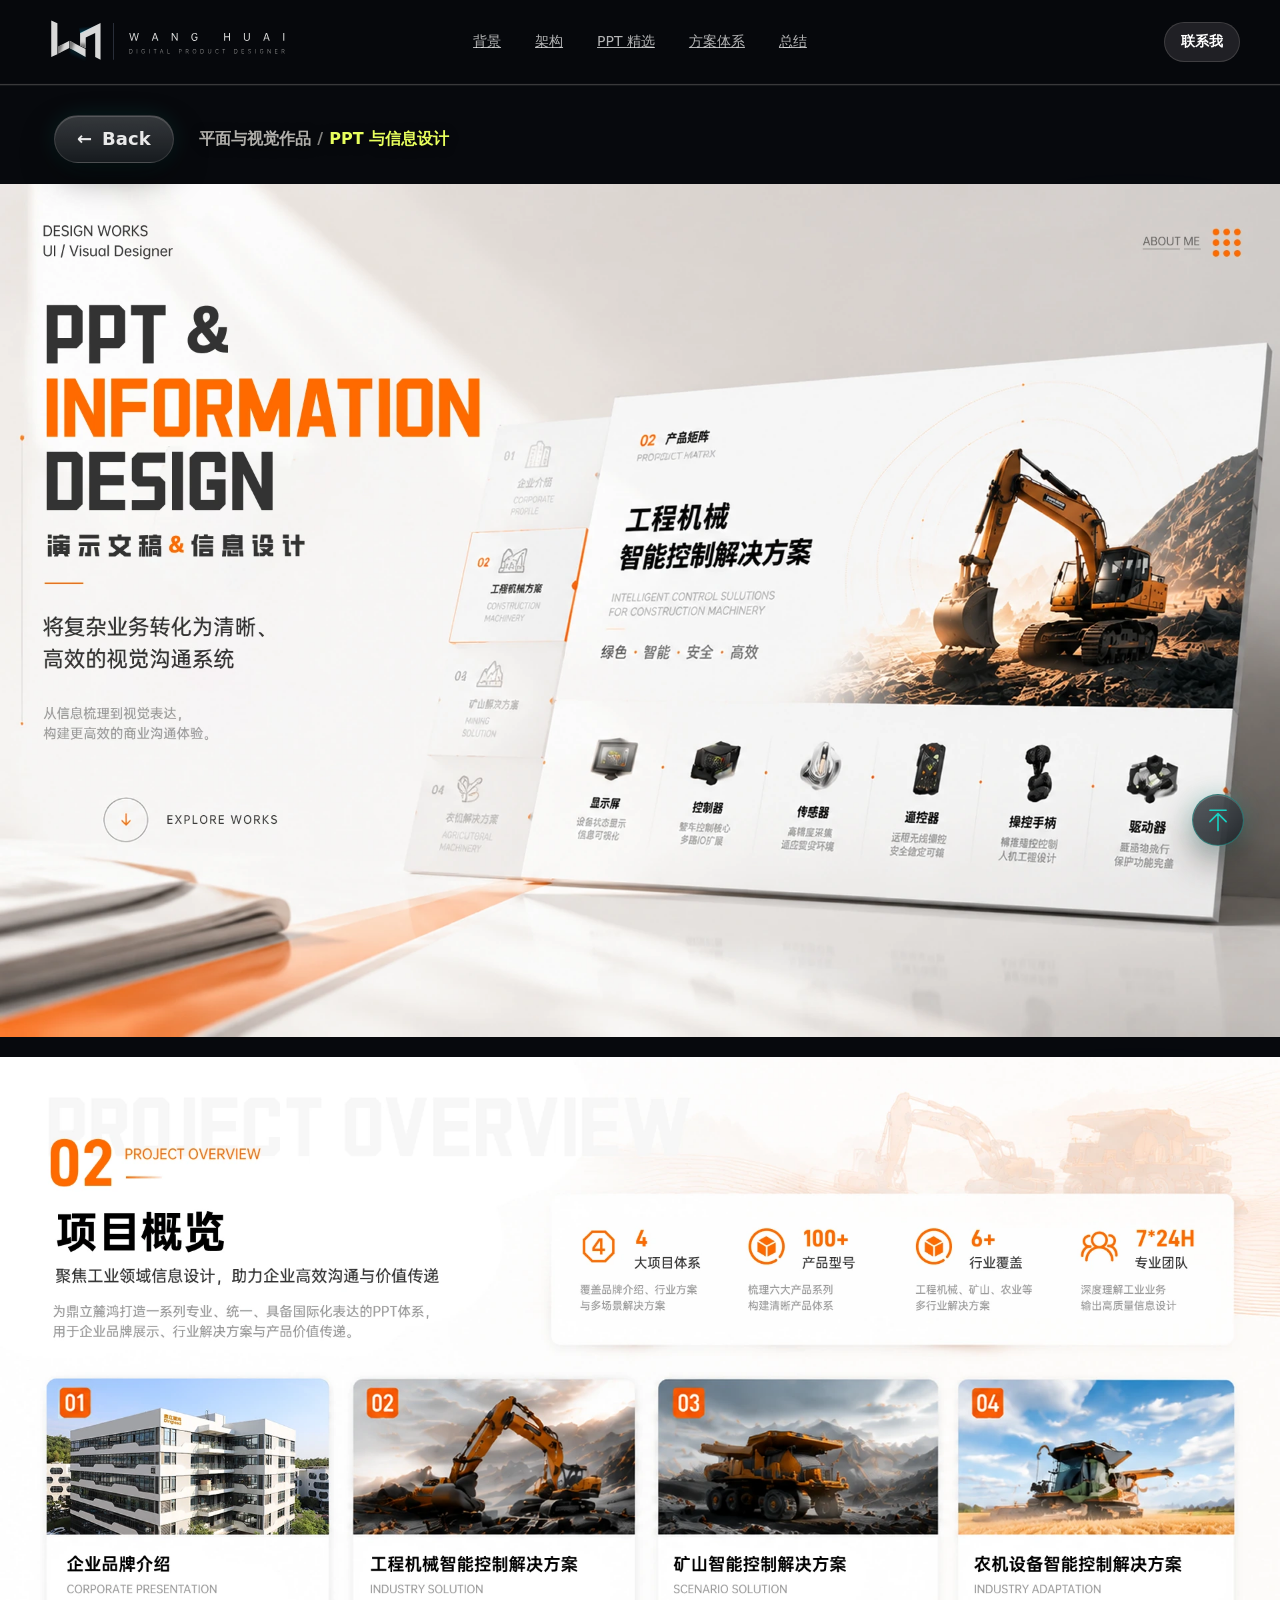
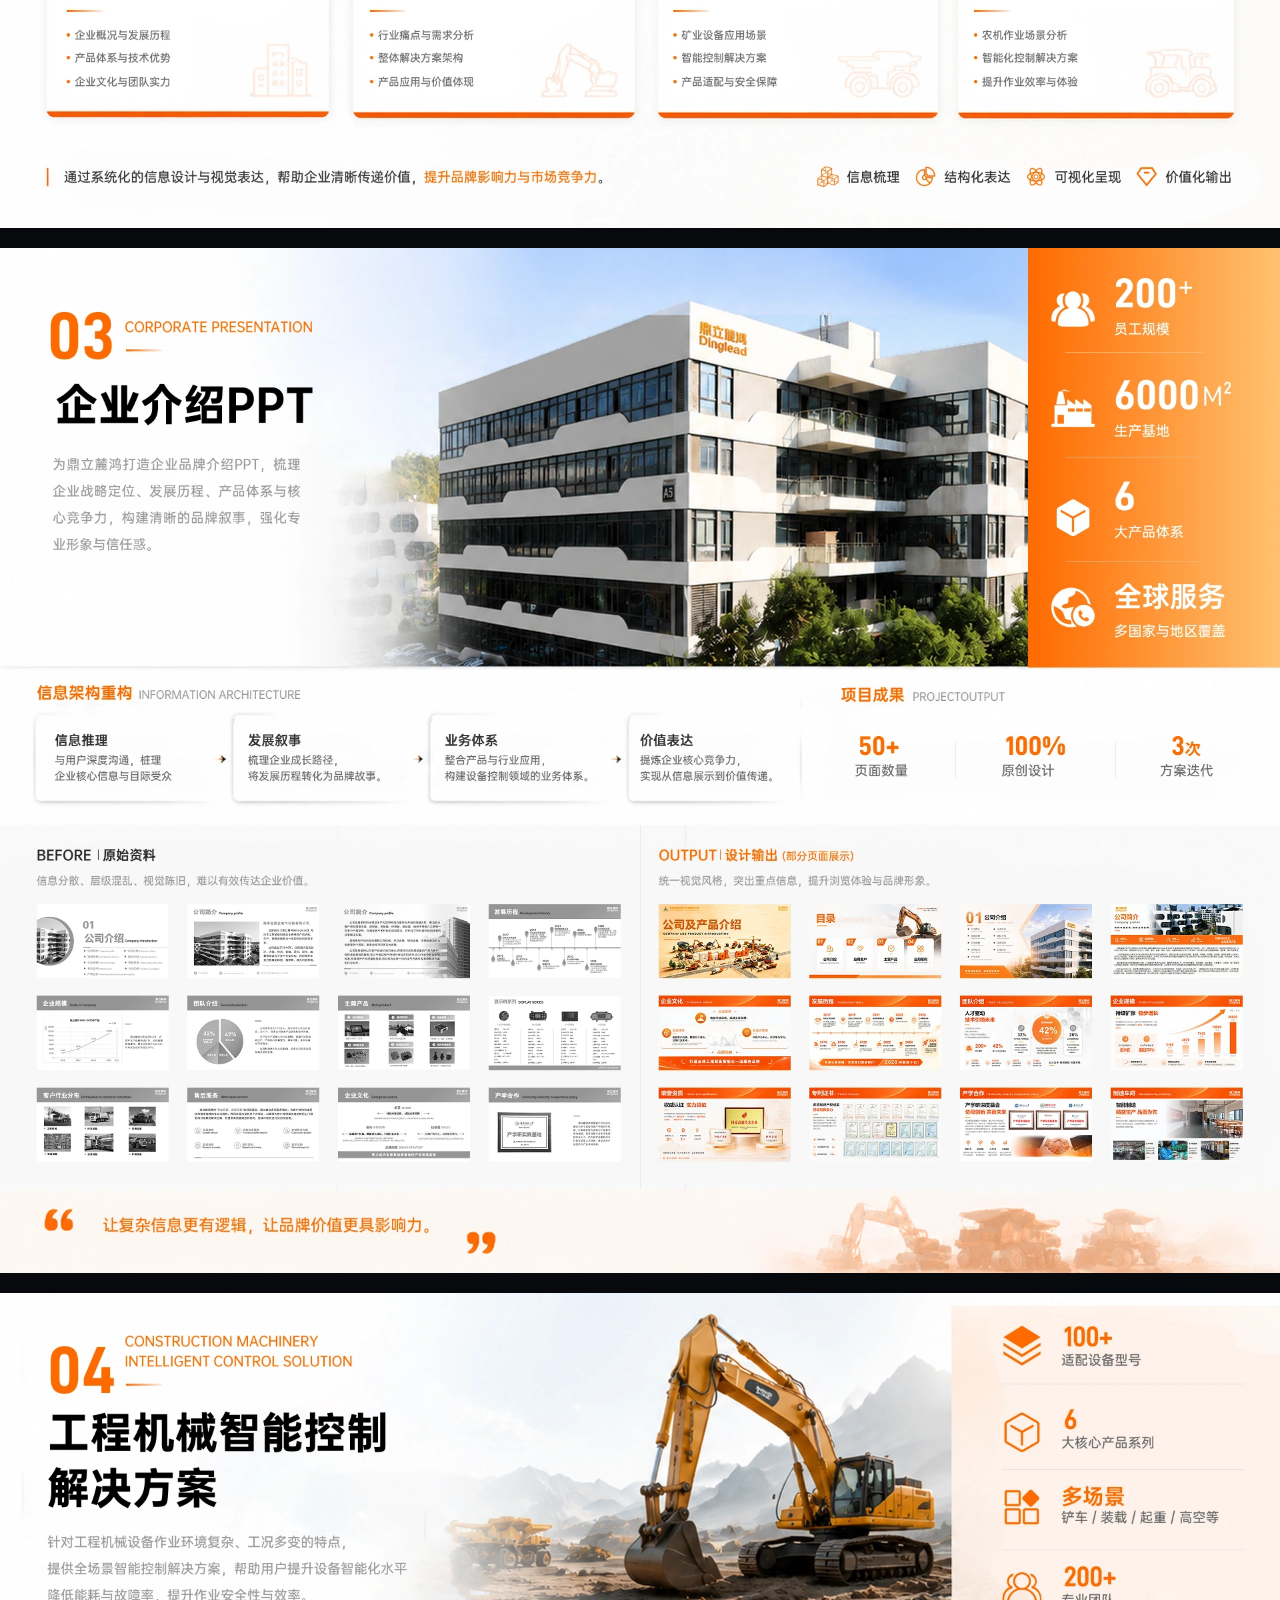
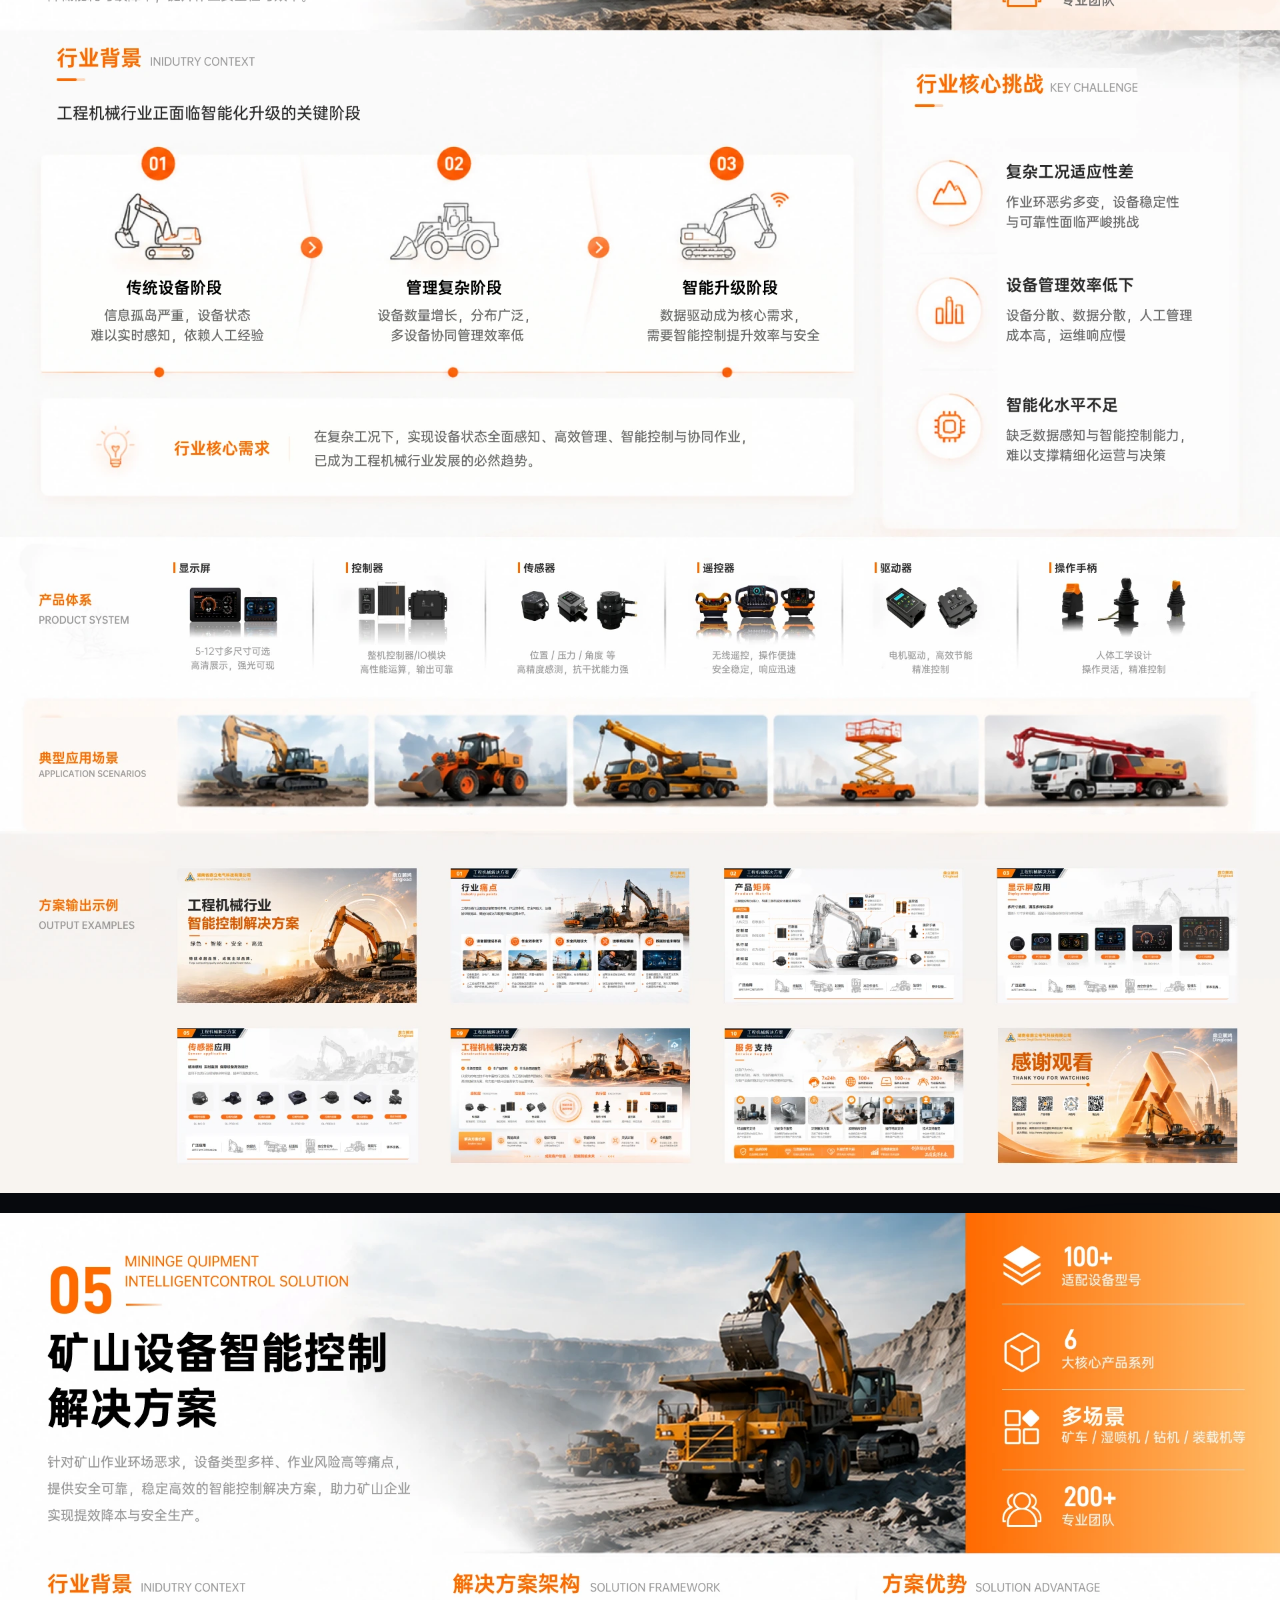
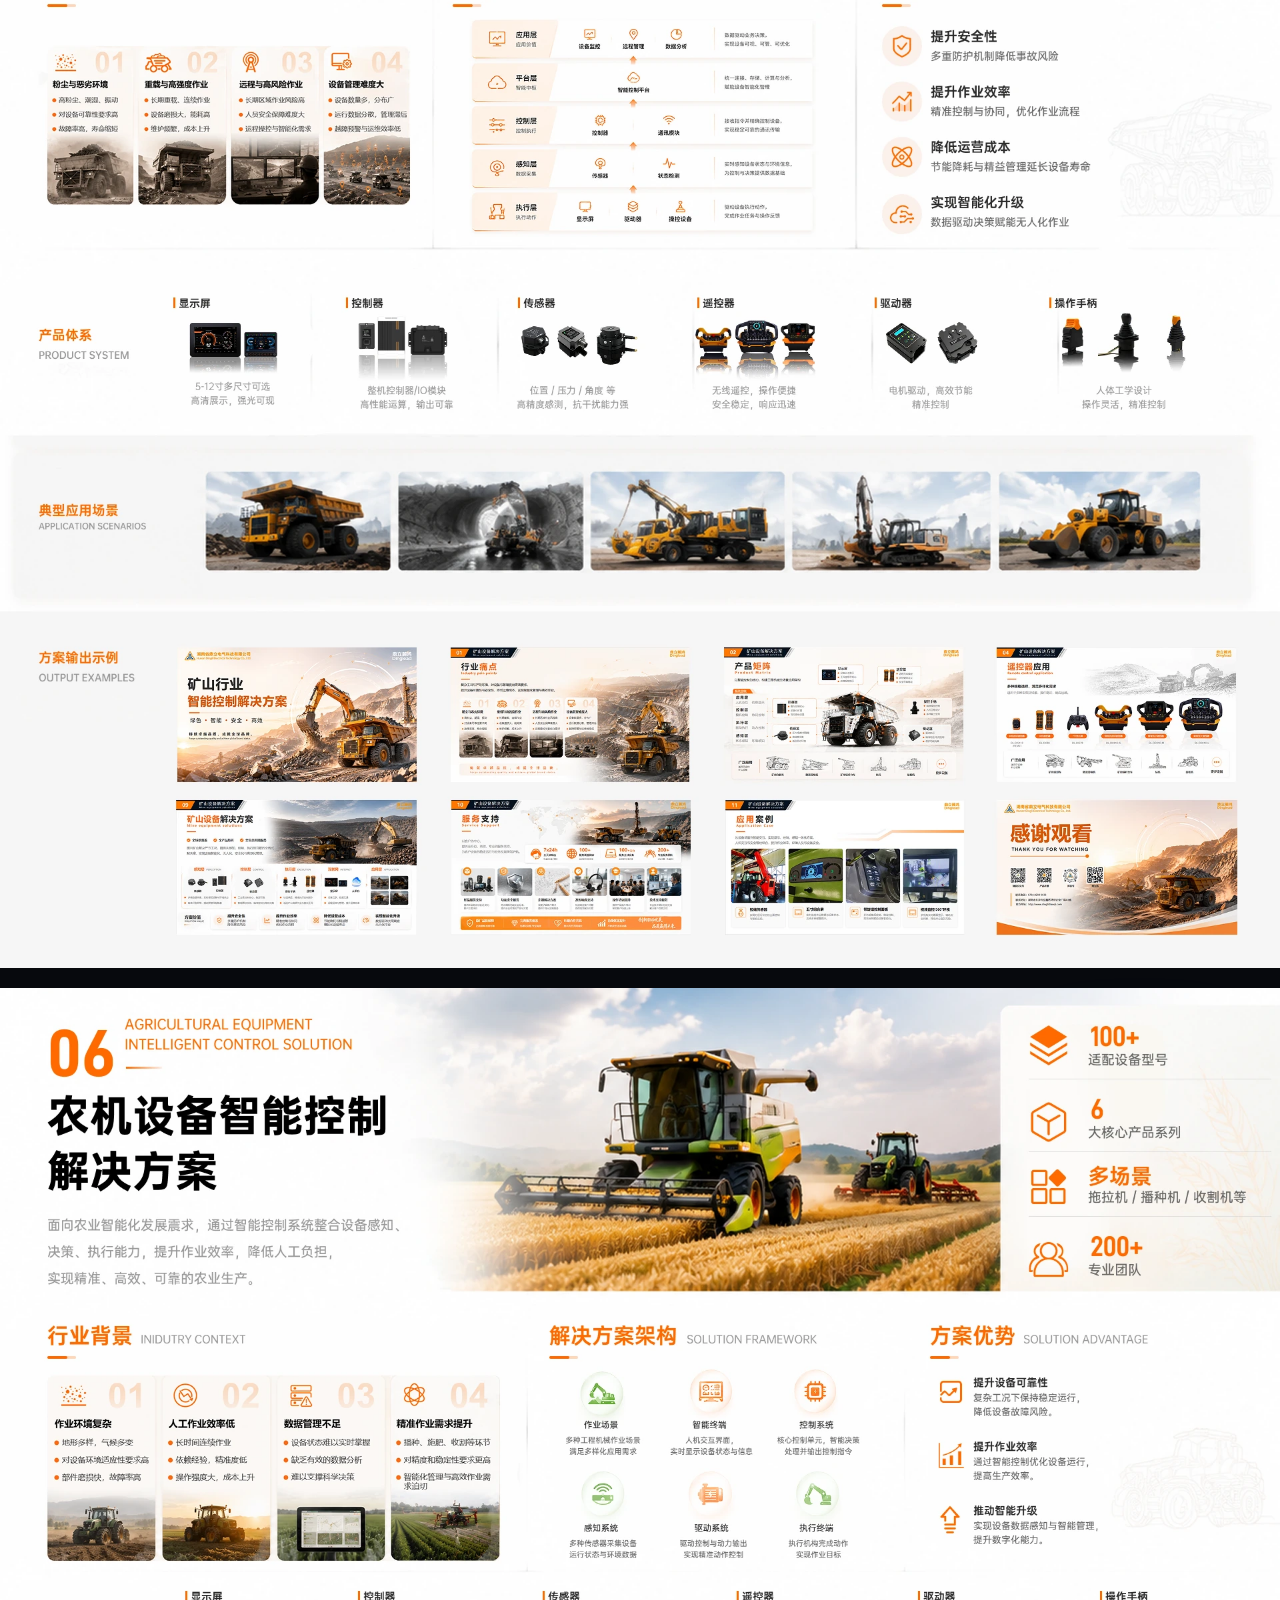
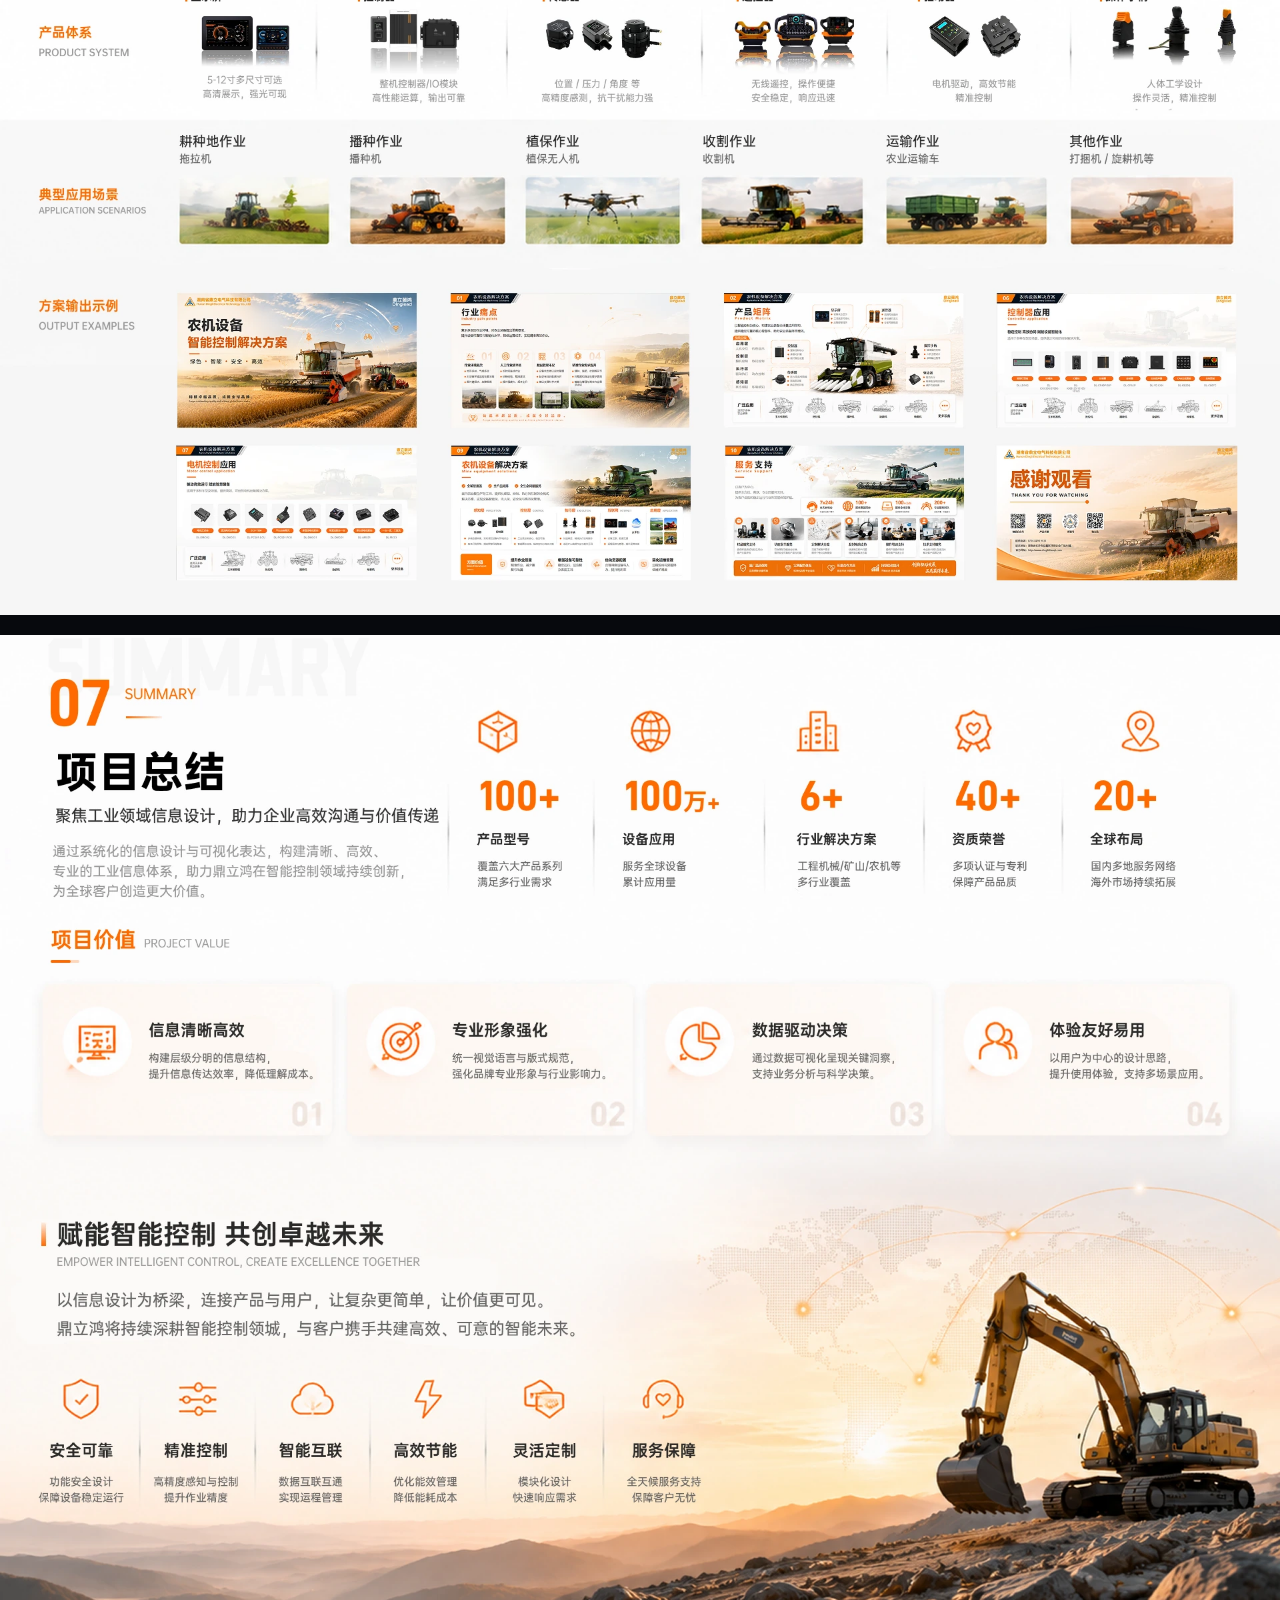
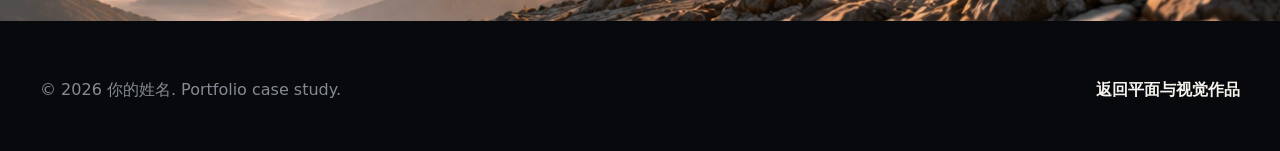
<file: ppt-info-design-case.html>
<!doctype html>
<html lang="zh-CN">
  <head>
    <meta charset="utf-8">
    <meta name="viewport" content="width=device-width, initial-scale=1">
    <title>PPT 与信息设计 | 项目详情</title>
    <meta name="description" content="PPT 与信息设计项目详情框架，展示企业介绍、信息架构、视觉规范、行业解决方案与精选页面。">
    <meta property="og:title" content="PPT 与信息设计 | 项目详情">
    <meta property="og:description" content="以素材展示方式呈现 PPT 与信息设计项目，从设计任务到行业化解决方案体系。">
    <meta property="og:type" content="website">
    <meta property="og:image" content="assets/ppt-info-design/ppt-info-design-01.webp">
    <link rel="stylesheet" href="styles.css?v=20260725-ppt-info-natural-height-1">
  </head>
  <body class="case-page-body ppt-info-body">
    <header class="site-header" data-header>
      <a class="brand portal-logo" href="portfolio.html#top" aria-label="返回作品集首页">
        <img class="portal-logo-image" src="assets/common/website-logo.svg" alt="" decoding="async">
      </a>
      <nav class="nav" aria-label="PPT 与信息设计项目导航">
        <a href="#background">背景</a>
        <a href="#architecture">架构</a>
        <a href="#selected-ppt">PPT 精选</a>
        <a href="#solutions">方案体系</a>
        <a href="#industry-adaptation">总结</a>
      </nav>
      <button class="header-cta" type="button" data-contact-open>联系我</button>
    </header>

    <div class="ppt-info-progress" aria-hidden="true"><span data-case-progress></span></div>

    <nav class="case-breadcrumb-bar ppt-info-breadcrumb" aria-label="项目路径">
      <button class="case-back-button" type="button" data-case-back data-case-back-fallback="portfolio.html#ppt-info-card"><span aria-hidden="true">←</span><span>Back</span></button>
      <ol class="case-breadcrumb"><li><a href="portfolio.html#graphic-work">平面与视觉作品</a></li><li aria-current="page">PPT 与信息设计</li></ol>
    </nav>

    <main id="top" class="ppt-info-case">
      <section class="ppt-info-module ppt-info-hero" aria-label="PPT 与信息设计项目封面">
        <div class="ppt-info-placeholder" aria-hidden="true"><span>01 / HERO</span><strong>PPT 与<br>信息设计</strong><small>1920 x 1280 · ppt-info-design-01.webp</small></div>
        <img src="assets/ppt-info-design/ppt-info-design-01.webp" width="1920" height="1280" alt="PPT 与信息设计项目封面" fetchpriority="high" decoding="async" onerror="this.hidden=true">
      </section>

      <section class="ppt-info-module" id="background" aria-label="项目背景与设计任务">
        <div class="ppt-info-placeholder" aria-hidden="true"><span>02 / BACKGROUND</span><strong>项目背景与<br>设计任务</strong><small>1920 x 1156 · ppt-info-design-02.webp</small></div>
        <img src="assets/ppt-info-design/ppt-info-design-02.webp" width="1920" height="1156" alt="项目背景与设计任务" loading="lazy" decoding="async" onerror="this.hidden=true">
      </section>

      <section class="ppt-info-module" id="architecture" aria-label="企业介绍 PPT">
        <div class="ppt-info-placeholder" aria-hidden="true"><span>03 / CORPORATE PRESENTATION</span><strong>企业介绍<br>PPT</strong><small>1920 x 1537 · ppt-info-design-03.webp</small></div>
        <img src="assets/ppt-info-design/ppt-info-design-03.webp" width="1920" height="1537" alt="企业介绍 PPT" loading="lazy" decoding="async" onerror="this.hidden=true">
      </section>

      <section class="ppt-info-module" id="selected-ppt" aria-label="工程机械智能控制解决方案">
        <div class="ppt-info-placeholder" aria-hidden="true"><span>04 / CONSTRUCTION MACHINERY SOLUTION</span><strong>工程机械<br>智能控制解决方案</strong><small>1920 x 2250 · ppt-info-design-04.webp</small></div>
        <img src="assets/ppt-info-design/ppt-info-design-04.webp" width="1920" height="2250" alt="工程机械智能控制解决方案" loading="lazy" decoding="async" onerror="this.hidden=true">
      </section>

      <section class="ppt-info-module" id="visual-system" aria-label="矿山设备智能控制解决方案">
        <div class="ppt-info-placeholder" aria-hidden="true"><span>05 / MINING EQUIPMENT SOLUTION</span><strong>矿山设备<br>智能控制解决方案</strong><small>1920 x 2033 · ppt-info-design-05.webp</small></div>
        <img src="assets/ppt-info-design/ppt-info-design-05.webp" width="1920" height="2033" alt="矿山设备智能控制解决方案" loading="lazy" decoding="async" onerror="this.hidden=true">
      </section>

      <section class="ppt-info-module" id="solutions" aria-label="农机设备智能控制解决方案">
        <div class="ppt-info-placeholder" aria-hidden="true"><span>06 / AGRICULTURAL EQUIPMENT SOLUTION</span><strong>农机设备<br>智能控制解决方案</strong><small>1920 x 1840 · ppt-info-design-06.webp</small></div>
        <img src="assets/ppt-info-design/ppt-info-design-06.webp" width="1920" height="1840" alt="农机设备智能控制解决方案" loading="lazy" decoding="async" onerror="this.hidden=true">
      </section>

      <section class="ppt-info-module" id="industry-adaptation" aria-label="项目总结">
        <div class="ppt-info-placeholder" aria-hidden="true"><span>07 / SUMMARY</span><strong>项目<br>总结</strong><small>1920 x 1480 · ppt-info-design-07.webp</small></div>
        <img src="assets/ppt-info-design/ppt-info-design-07.webp" width="1920" height="1480" alt="项目总结" loading="lazy" decoding="async" onerror="this.hidden=true">
      </section>
    </main>

    <footer class="site-footer ppt-info-footer"><p>© 2026 你的姓名. Portfolio case study.</p><a href="portfolio.html#graphic-work">返回平面与视觉作品</a></footer>
    <a class="case-floating-top" href="#top" aria-label="返回顶部"><span class="case-floating-top-icon" aria-hidden="true"></span></a>
    <div class="contact-modal" data-contact-modal aria-hidden="true">
      <div class="contact-modal__panel" role="dialog" aria-modal="true" aria-labelledby="contact-modal-title">
        <button class="contact-modal__close" type="button" data-contact-close aria-label="关闭联系方式">×</button>
        <p class="eyebrow">Contact</p>
        <h2 id="contact-modal-title">我的联系方式</h2>
        <dl class="contact-modal__list">
          <div><dt>联系电话</dt><dd><a href="tel:13667323149">13667323149</a></dd></div>
          <div><dt>电子邮箱</dt><dd><a href="mailto:13667323149@163.com">13667323149@163.com</a></dd></div>
          <div><dt>现居住地</dt><dd>长沙</dd></div>
        </dl>
      </div>
    </div>
    <script src="script.js?v=20260724-ppt-info-1"></script>
  </body>
</html>
</file>
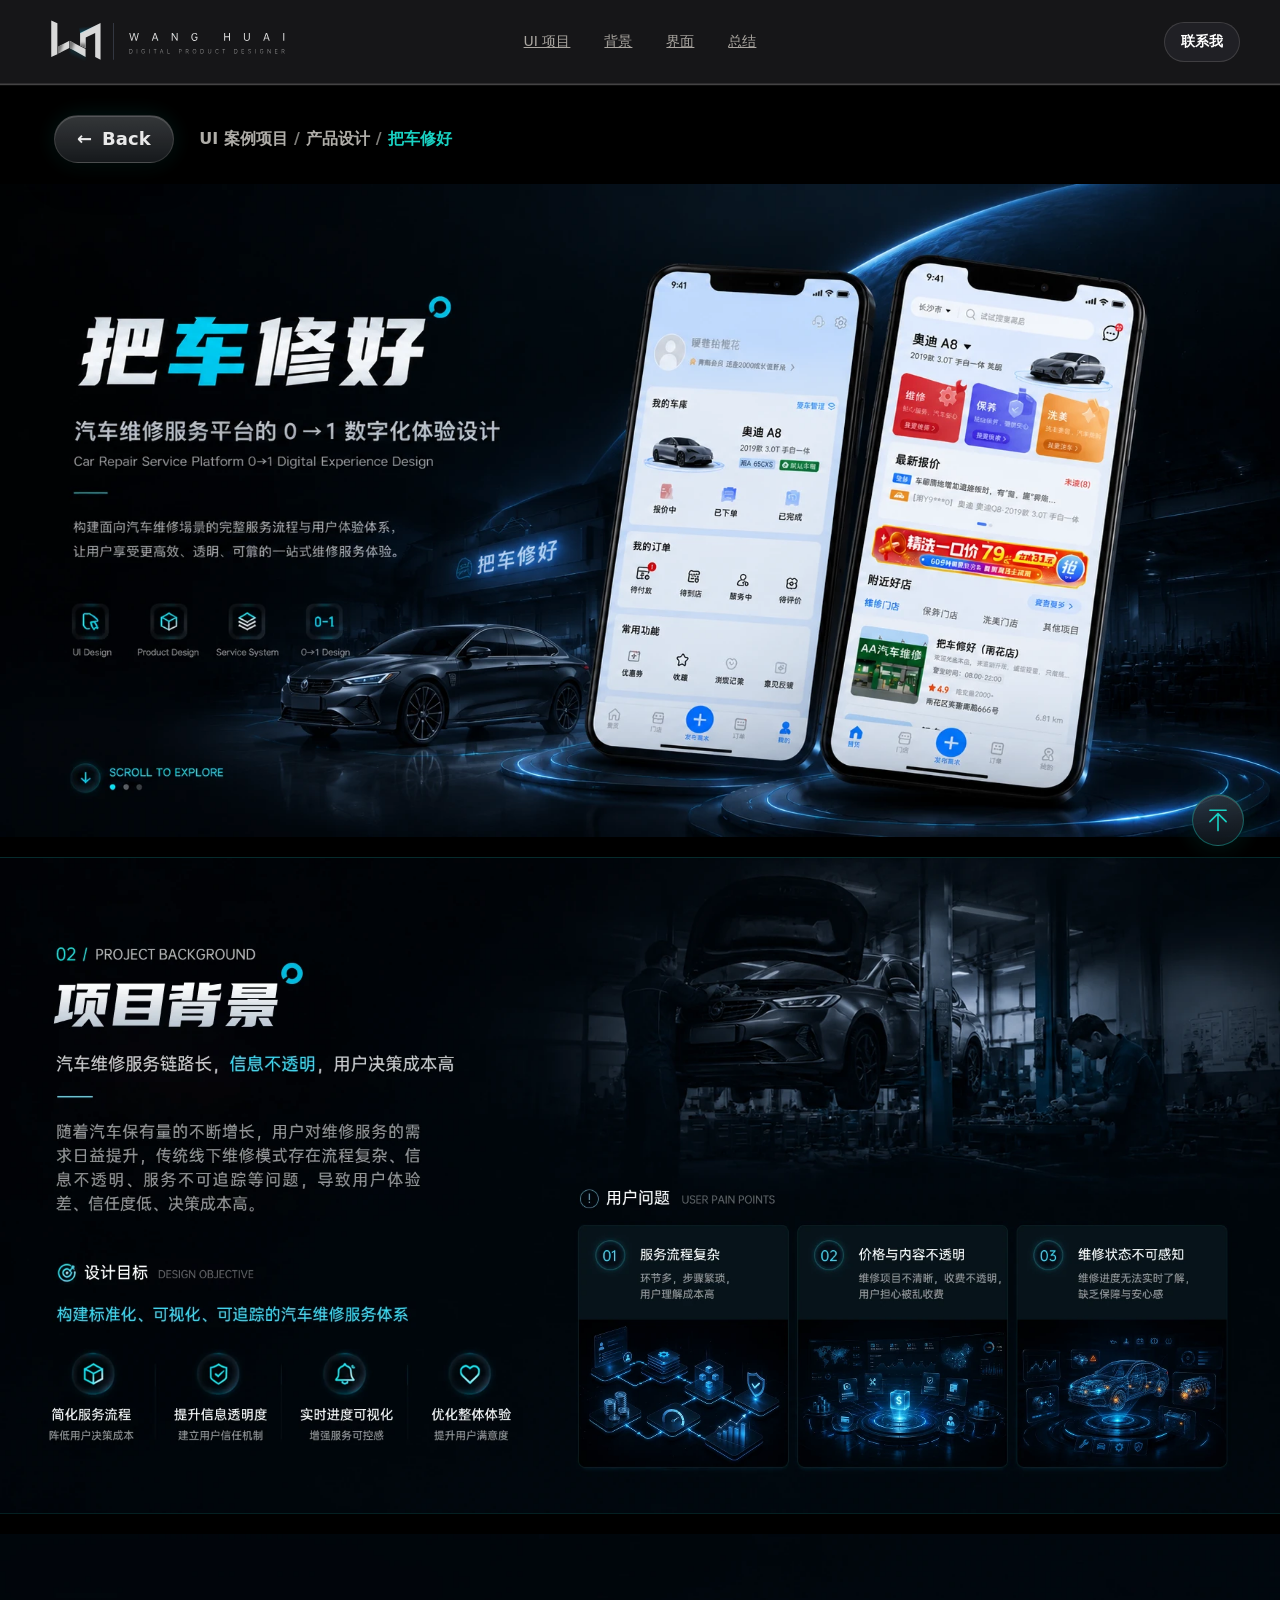
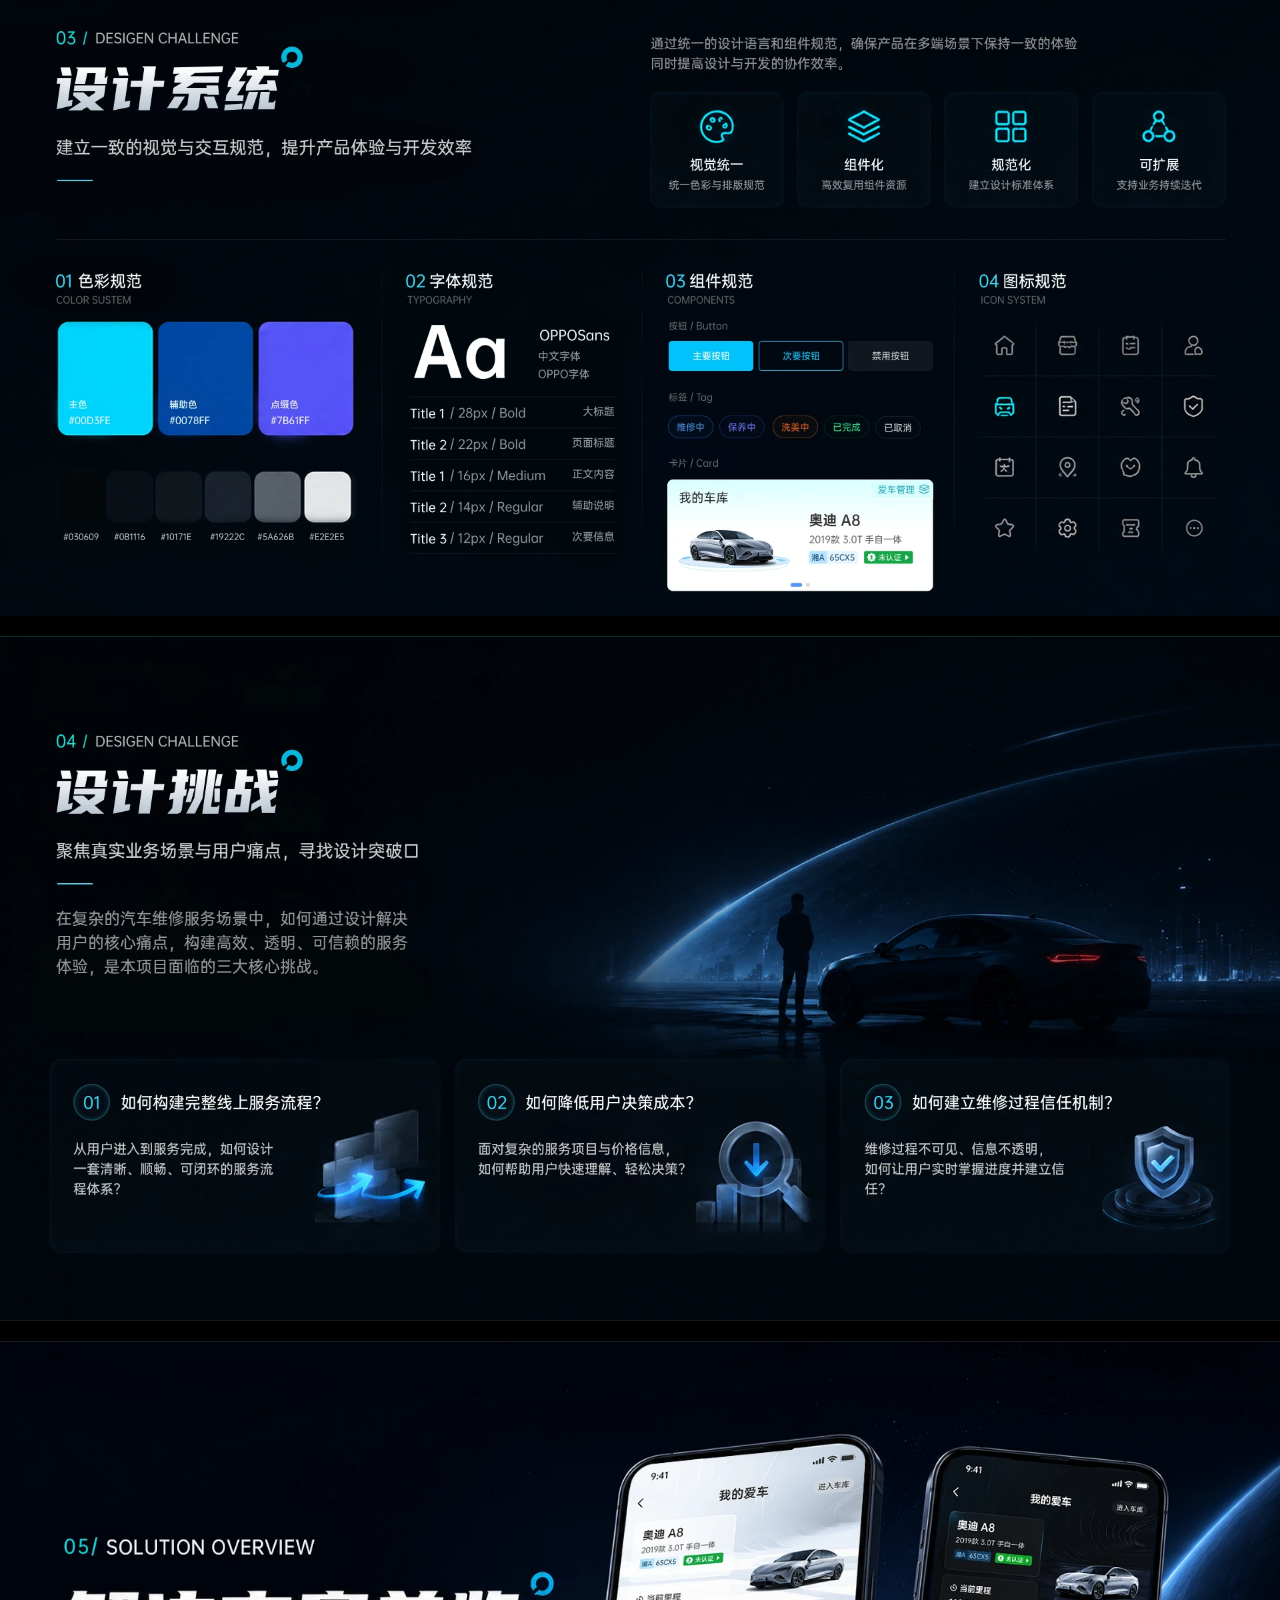
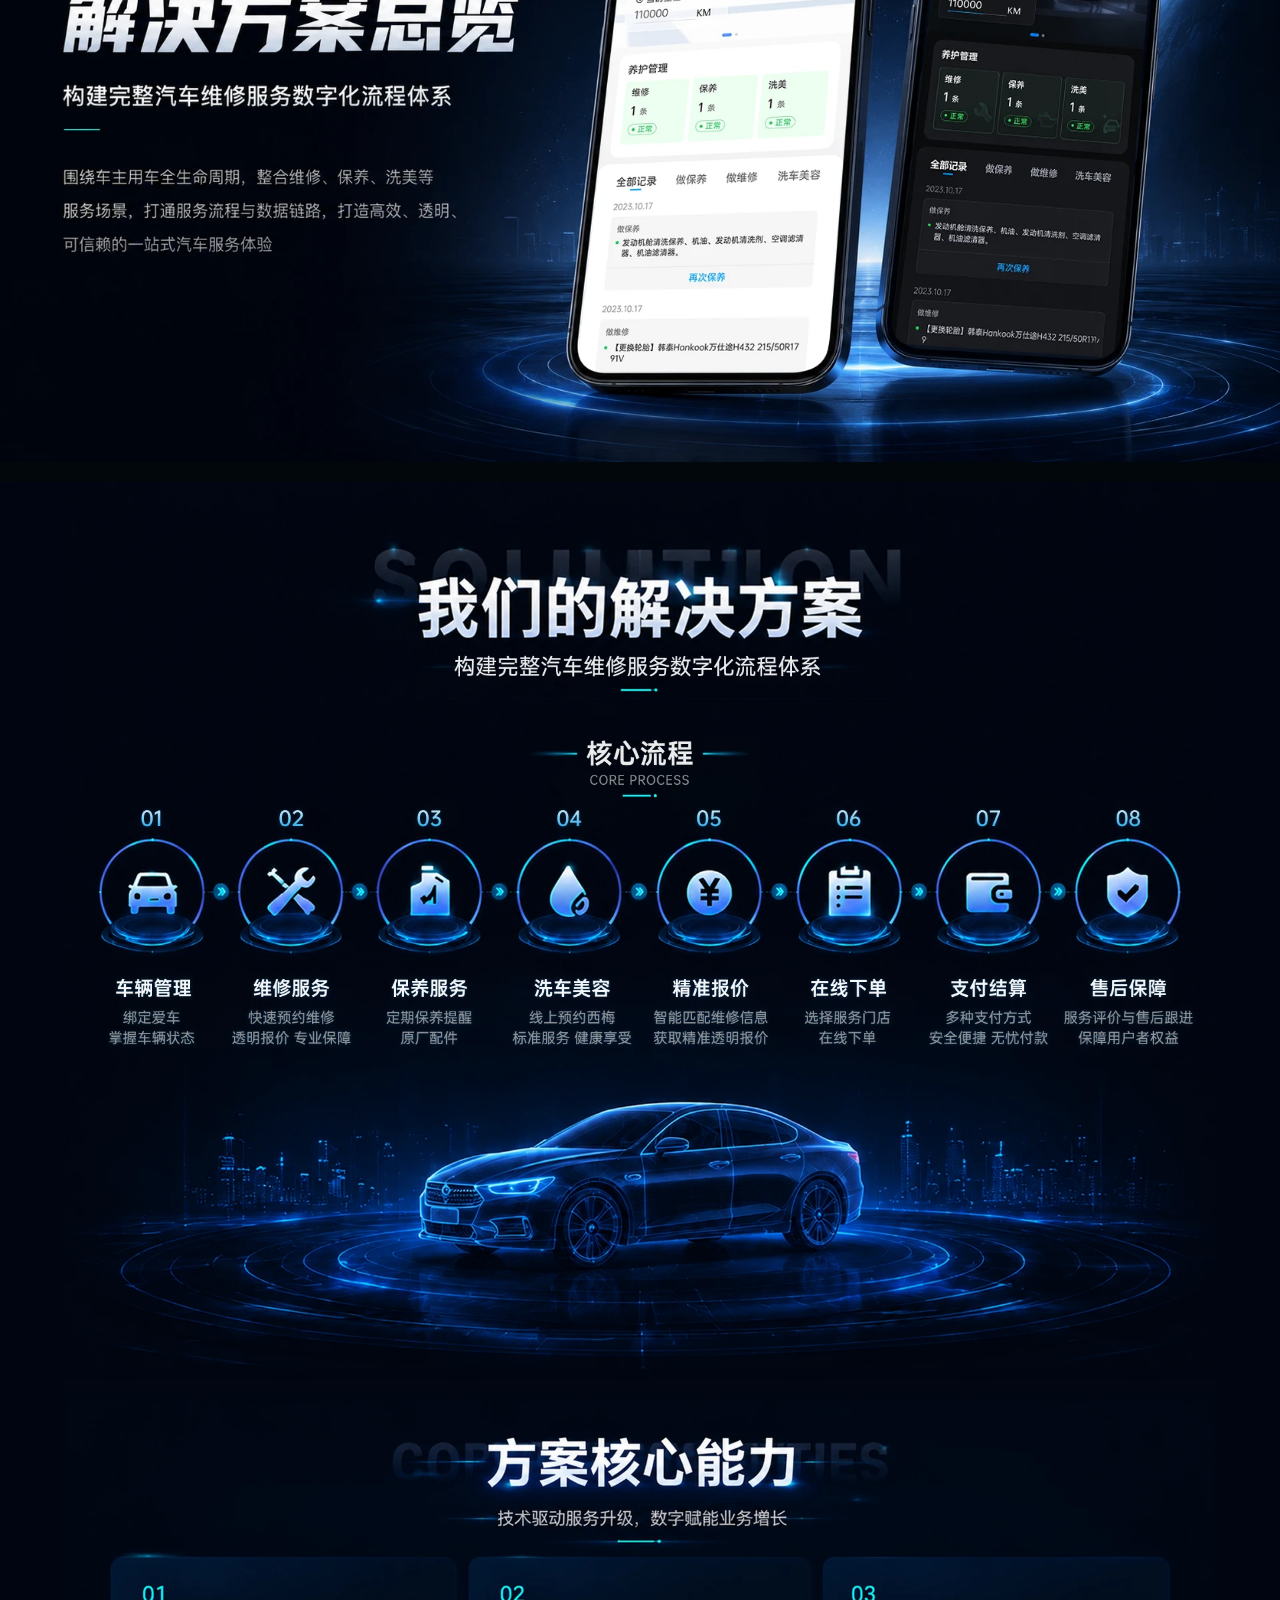
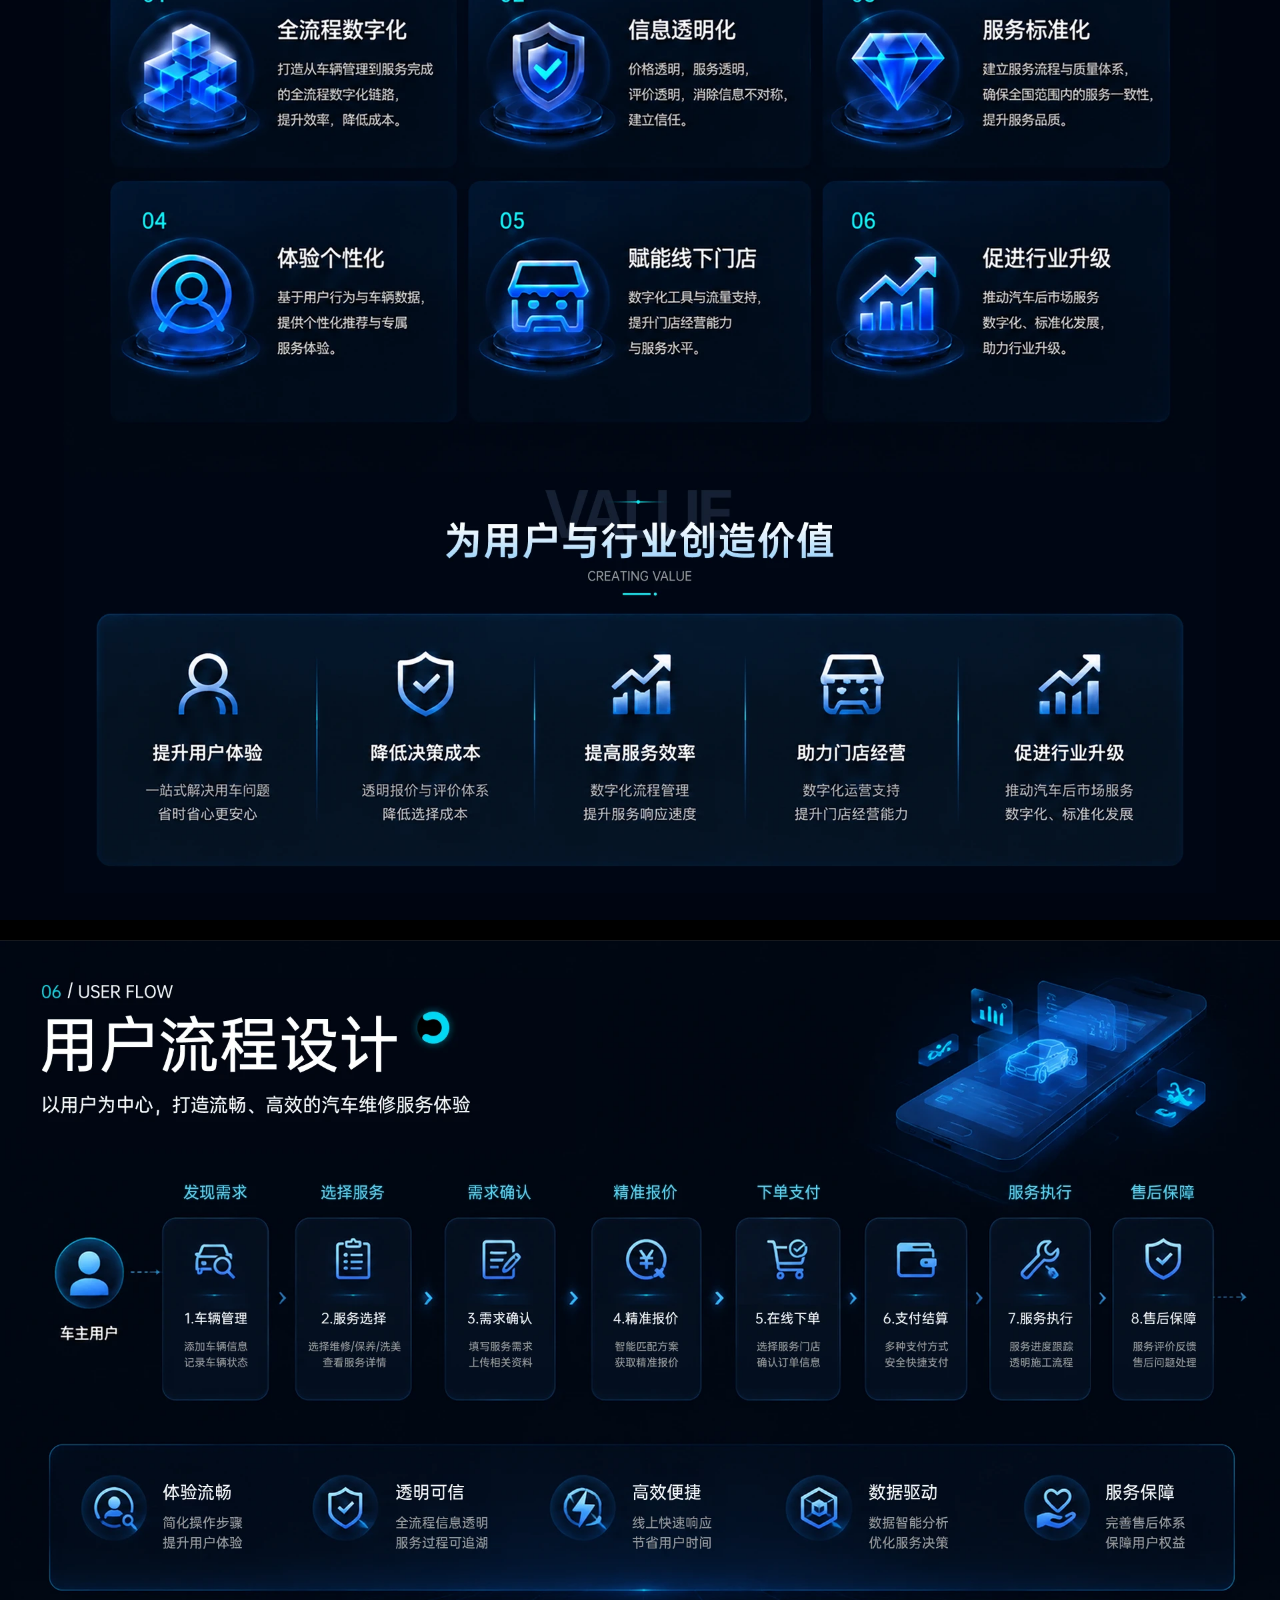
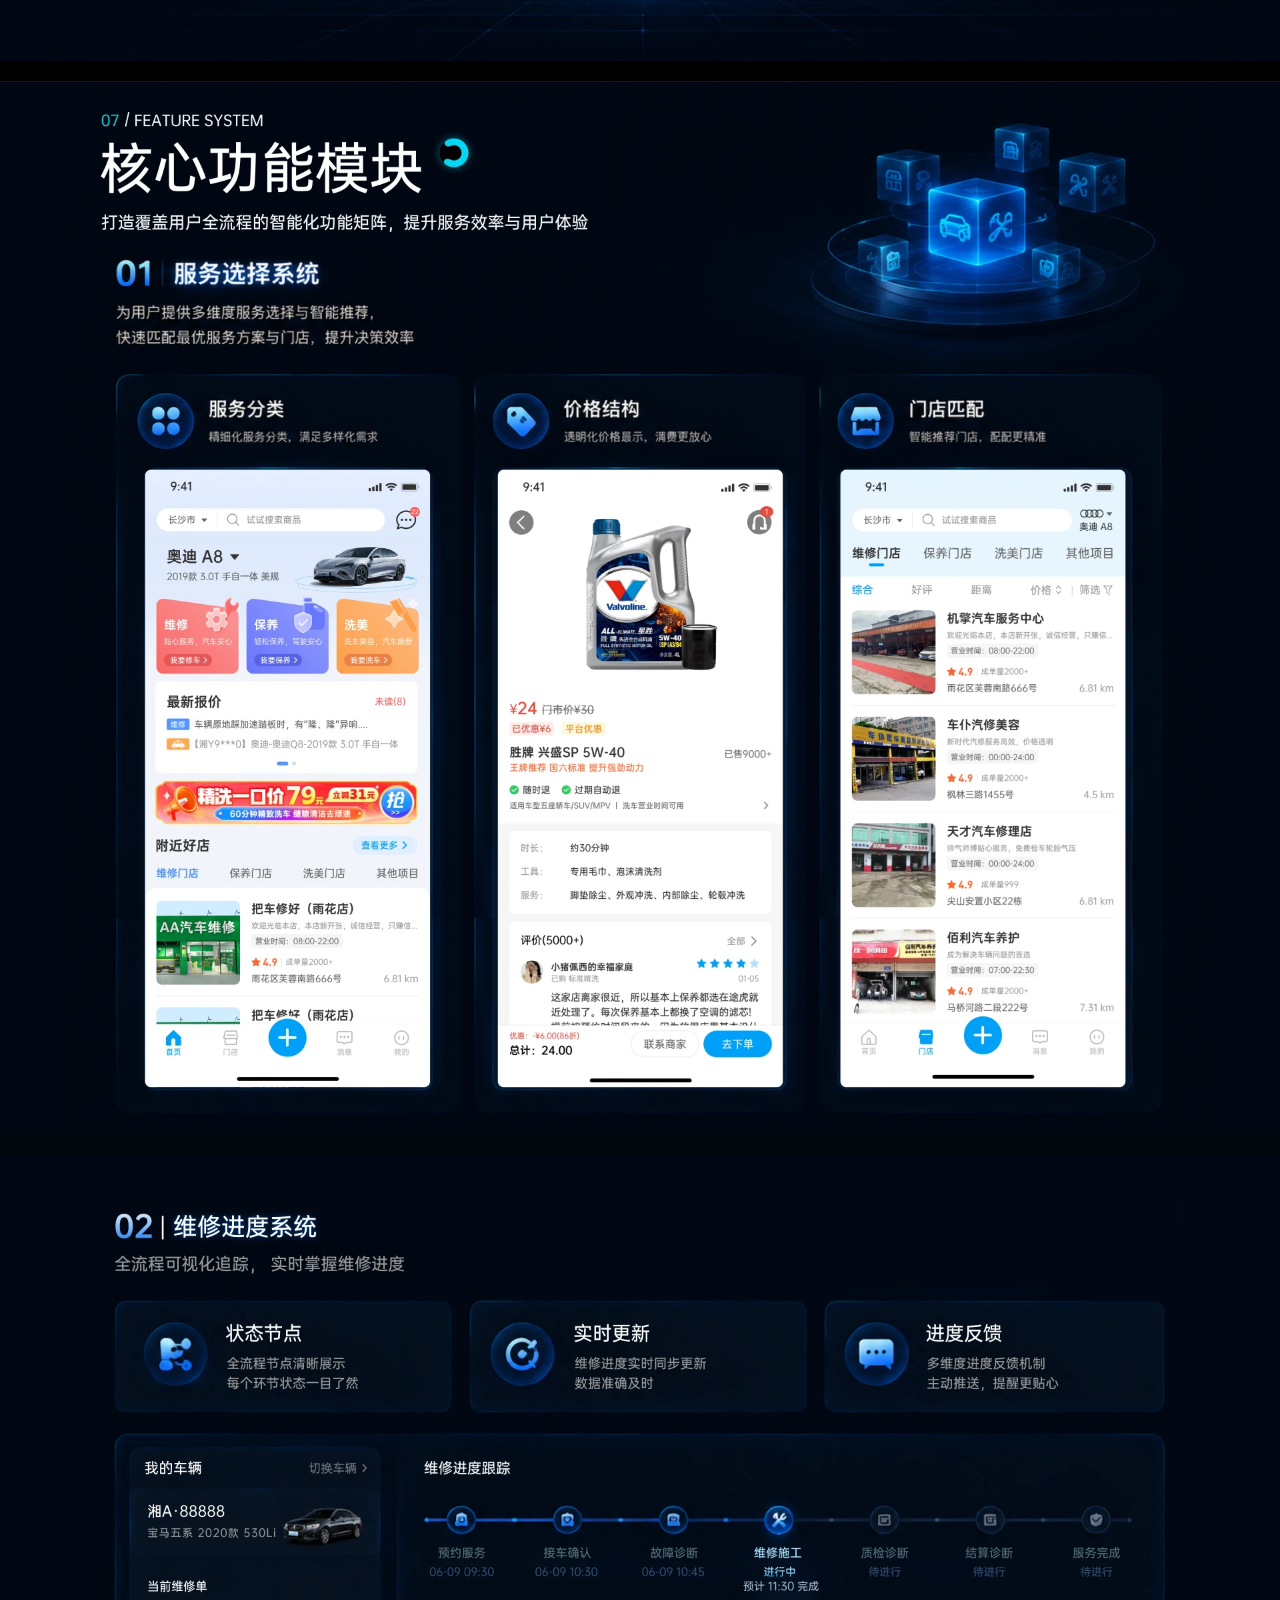
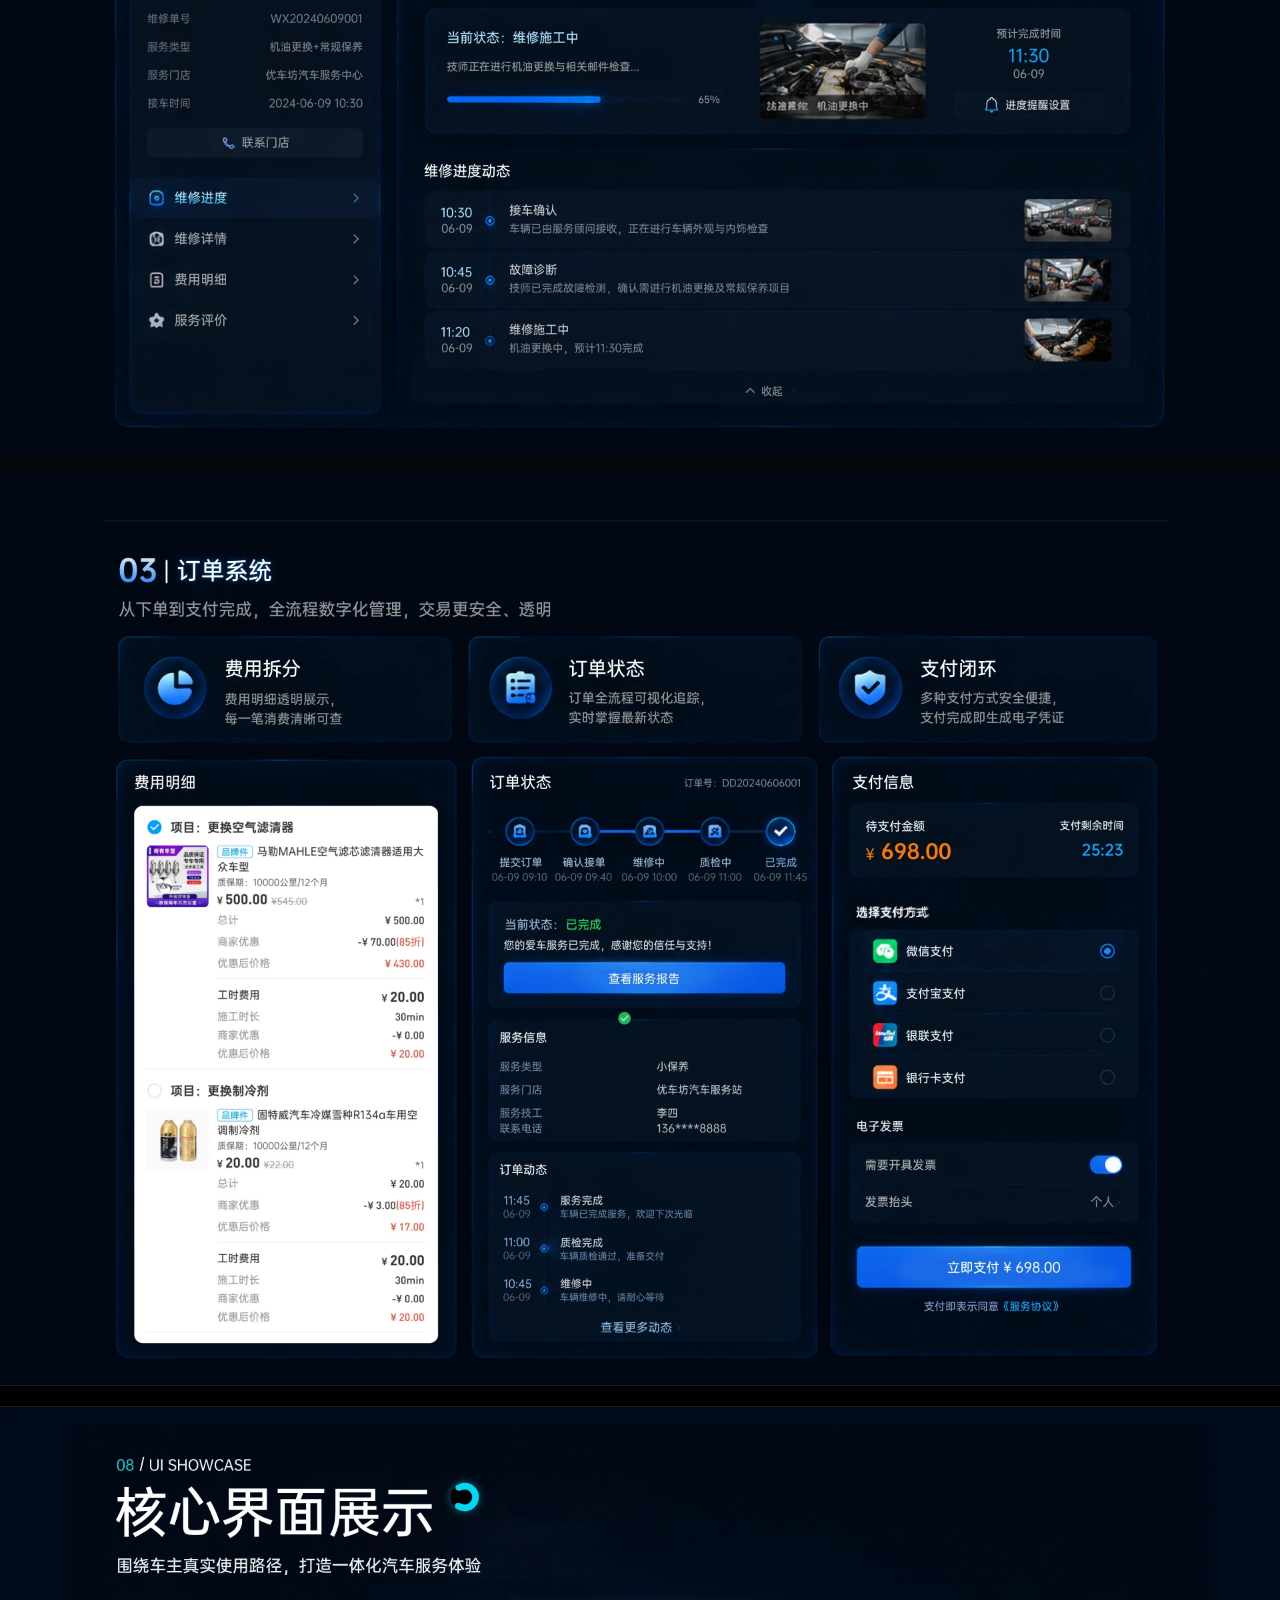
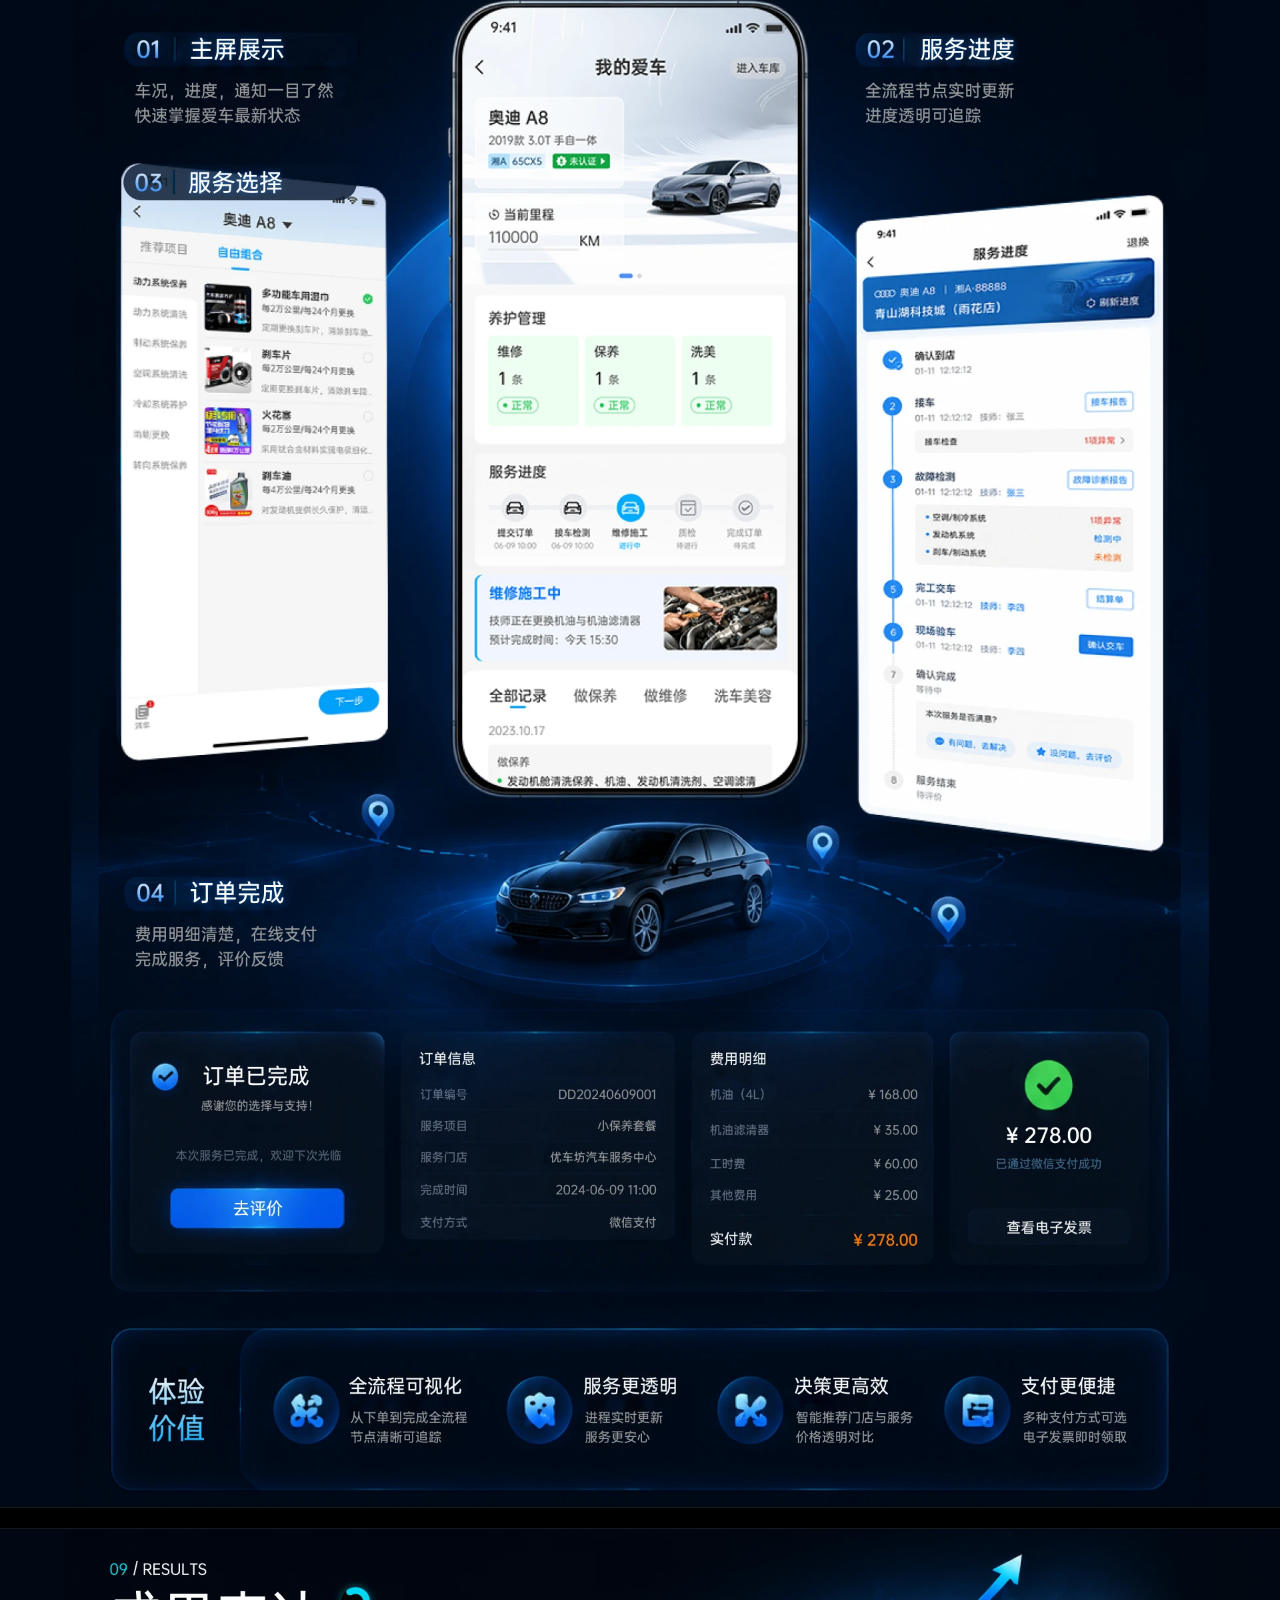
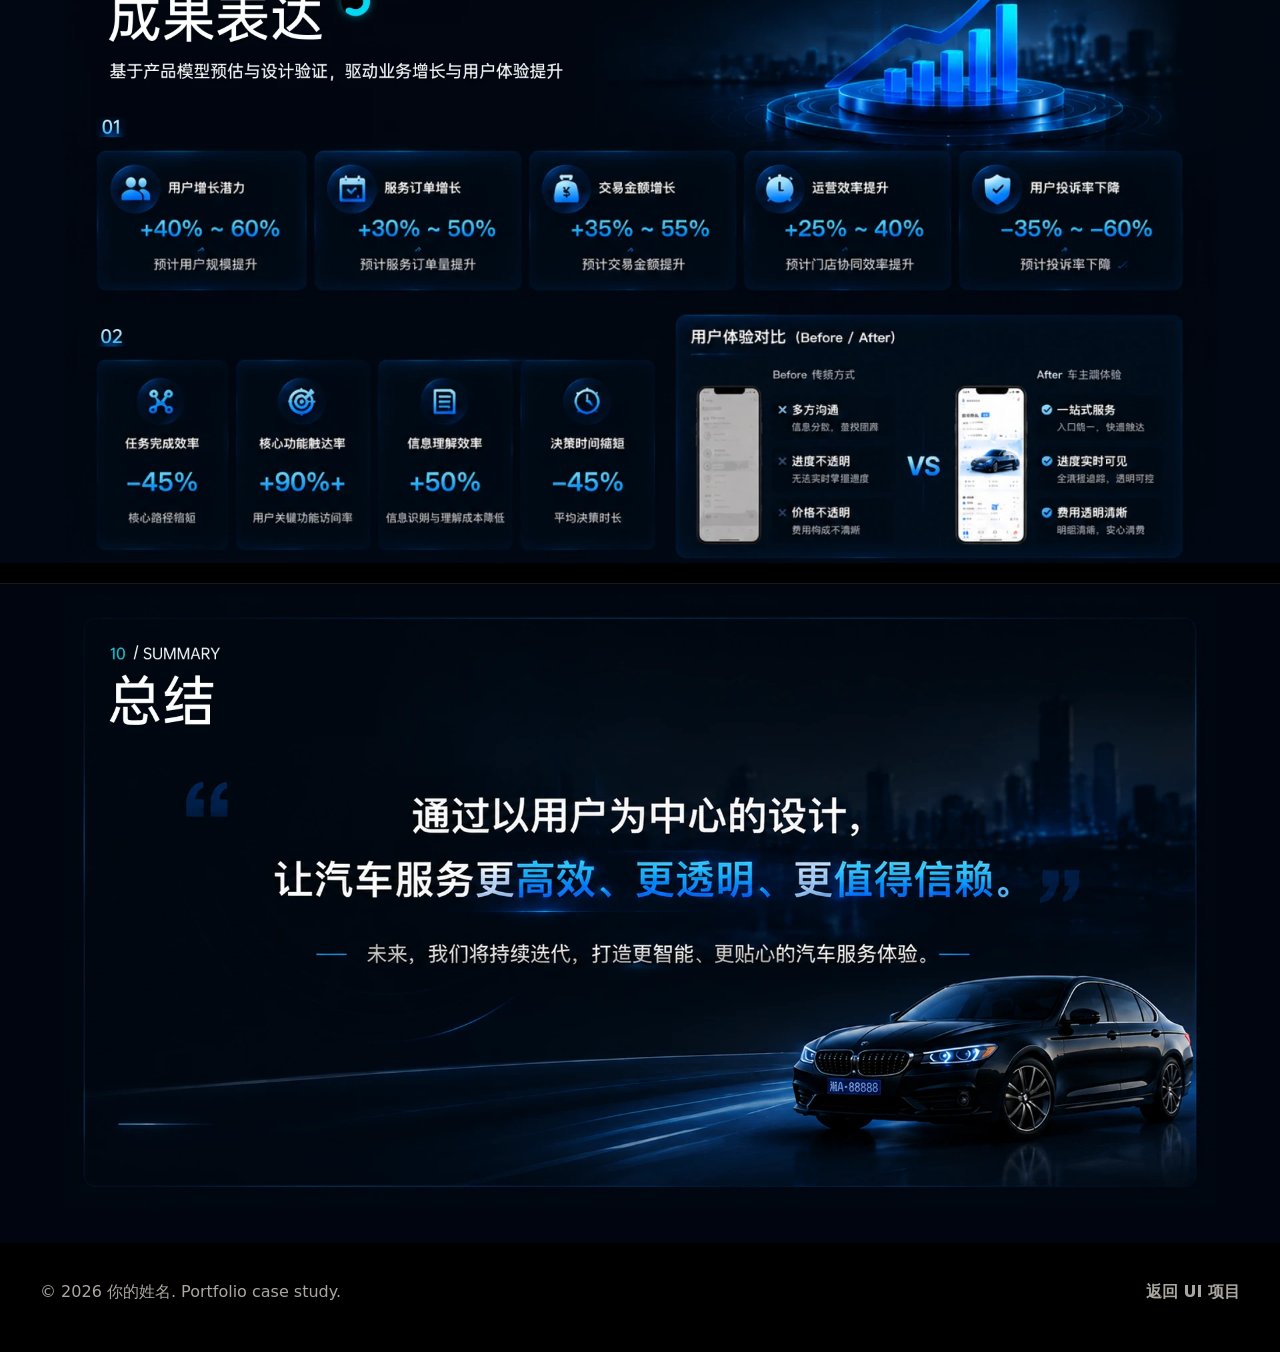
<file: repair-case.html>
﻿<!doctype html>
<html lang="zh-CN">
  <head>
    <meta charset="utf-8">
    <meta name="viewport" content="width=device-width, initial-scale=1">
    <title>把车修好 | 项目详情</title>
    <meta
      name="description"
      content="把车修好汽车维修服务 App 项目详情，展示项目背景、设计系统、设计挑战、解决方案、用户流程、核心功能模块、核心界面与成果总结。"
    >
    <meta property="og:title" content="把车修好 | 项目详情">
    <meta
      property="og:description"
      content="围绕汽车维修服务线上化体验，从故障报修到维修交付构建清晰可信的移动端产品闭环。"
    >
    <meta property="og:type" content="website">
    <meta property="og:image" content="assets/repair-case/repair-case-cover.webp?v=20260707-repair-assets-1">
    <link rel="stylesheet" href="styles.css?v=20260721-repair-background-image-1">
  </head>
  <body class="case-page-body">
    <div class="starfield-bg" aria-hidden="true"></div>
    <header class="site-header" data-header>
      <a class="brand portal-logo" href="portfolio.html#top" aria-label="返回作品集首页">
        <img class="portal-logo-image" src="assets/common/website-logo.svg" alt="" decoding="async">
      </a>
      <nav class="nav" aria-label="项目详情导航">
        <a href="portfolio.html#ui-work">UI 项目</a>
        <a href="#case-background">背景</a>
        <a href="#case-screens">界面</a>
        <a href="#case-summary">总结</a>
      </nav>
      <button class="header-cta" type="button" data-contact-open>联系我</button>
    </header>

    <div class="repair-progress" aria-hidden="true"><span data-case-progress></span></div>

    <main id="top" class="case-page">
      <section class="case-hero-detail" aria-labelledby="case-title">
        <nav class="case-breadcrumb-bar" aria-label="项目路径">
          <button class="case-back-button" type="button" data-case-back aria-label="返回上一页">
            <span aria-hidden="true">←</span>
            <span>Back</span>
          </button>
          <ol class="case-breadcrumb">
            <li><a href="portfolio.html#ui-work">UI 案例项目</a></li>
            <li><a href="portfolio.html#product-design-case">产品设计</a></li>
            <li aria-current="page">把车修好</li>
          </ol>
        </nav>
        <h1 id="case-title" class="visually-hidden">把车修好</h1>
        <img class="case-cover-image" src="assets/repair-case/repair-case-cover.webp?v=20260707-repair-assets-1" width="1756" height="896" alt="把车修好汽车维修服务平台项目封面" fetchpriority="high" decoding="async">
      </section>

      <section class="background-case-section background-image-section" id="case-background" aria-label="项目背景">
        <img src="assets/repair-case/repair-project-background.webp?v=20260721-1" width="1920" height="982" alt="项目背景" loading="lazy" decoding="async">
      </section>

      <section class="case-section design-system-section design-system-image-section" aria-label="设计系统">
        <img src="assets/repair-case/repair-design-system.webp?v=20260721-1" width="1920" height="1024" alt="设计系统" loading="lazy" decoding="async">
      </section>

      <section class="case-section challenge-section challenge-image-section" aria-label="设计挑战">
        <img src="assets/repair-case/repair-design-challenge.webp?v=20260721-1" width="1920" height="1024" alt="设计挑战" loading="lazy" decoding="async">
      </section>

      <section class="solution-overview-section" aria-label="解决方案总览">
        <img src="assets/repair-case/solution-overview.webp?v=20260707-repair-assets-1" width="1672" height="941" alt="解决方案总览" loading="lazy" decoding="async">
        <img src="assets/repair-case/solution-core.webp?v=20260707-repair-assets-1" width="1920" height="3056" alt="解决方案核心流程与能力" loading="lazy" decoding="async">
      </section>

      <section class="user-flow-section" aria-label="用户流程设计">
        <img src="assets/repair-case/user-flow.webp?v=20260707-repair-assets-1" width="1920" height="1081" alt="用户流程设计" loading="lazy" decoding="async">
      </section>

      <section class="feature-system-section" aria-label="核心功能模块">
        <img src="assets/repair-case/feature-system.webp?v=20260707-repair-assets-1" width="1920" height="1579" alt="核心功能模块" loading="lazy" decoding="async">
        <img src="assets/repair-case/repair-progress-system.webp?v=20260707-repair-assets-1" width="1920" height="1347" alt="维修进度系统" loading="lazy" decoding="async">
        <img src="assets/repair-case/order-system.webp?v=20260707-order-system-2" width="1920" height="1368" alt="订单系统" loading="lazy" decoding="async">
      </section>

      <section class="ui-showcase-section" id="case-screens" aria-label="核心界面展示">
        <img src="assets/repair-case/ui-showcase.webp?v=20260707-repair-assets-1" width="1920" height="2550" alt="核心界面展示" loading="lazy" decoding="async">
      </section>

      <section class="results-summary-section repair-results-section" aria-label="成果表达">
        <img src="assets/repair-case/repair-results.webp?v=20260714-results-summary-split-1" width="1920" height="951" alt="成果表达" loading="lazy" decoding="async">
      </section>

      <section class="results-summary-section repair-summary-section" id="case-summary" aria-label="总结">
        <img src="assets/repair-case/repair-summary.webp?v=20260714-results-summary-split-1" width="1920" height="988" alt="总结" loading="lazy" decoding="async">
      </section>
    </main>

    <footer class="site-footer">
      <p>© 2026 你的姓名. Portfolio case study.</p>
      <a href="portfolio.html#ui-work">返回 UI 项目</a>
    </footer>

    <a class="case-floating-top" href="#top" aria-label="返回顶部">
      <span class="case-floating-top-icon" aria-hidden="true"></span>
    </a>

    <div class="contact-modal" data-contact-modal aria-hidden="true">
      <div class="contact-modal__panel" role="dialog" aria-modal="true" aria-labelledby="contact-modal-title">
        <button class="contact-modal__close" type="button" data-contact-close aria-label="关闭联系方式">×</button>
        <p class="eyebrow">Contact</p>
        <h2 id="contact-modal-title">我的联系方式</h2>
        <dl class="contact-modal__list">
          <div>
            <dt>联系电话</dt>
            <dd><a href="tel:13667323149">13667323149</a></dd>
          </div>
          <div>
            <dt>电子邮箱</dt>
            <dd><a href="mailto:13667323149@163.com">13667323149@163.com</a></dd>
          </div>
          <div>
            <dt>现居住地</dt>
            <dd>长沙</dd>
          </div>
        </dl>
      </div>
    </div>

    <script src="script.js?v=20260720-history-back-6"></script>
  </body>
</html>
</file>
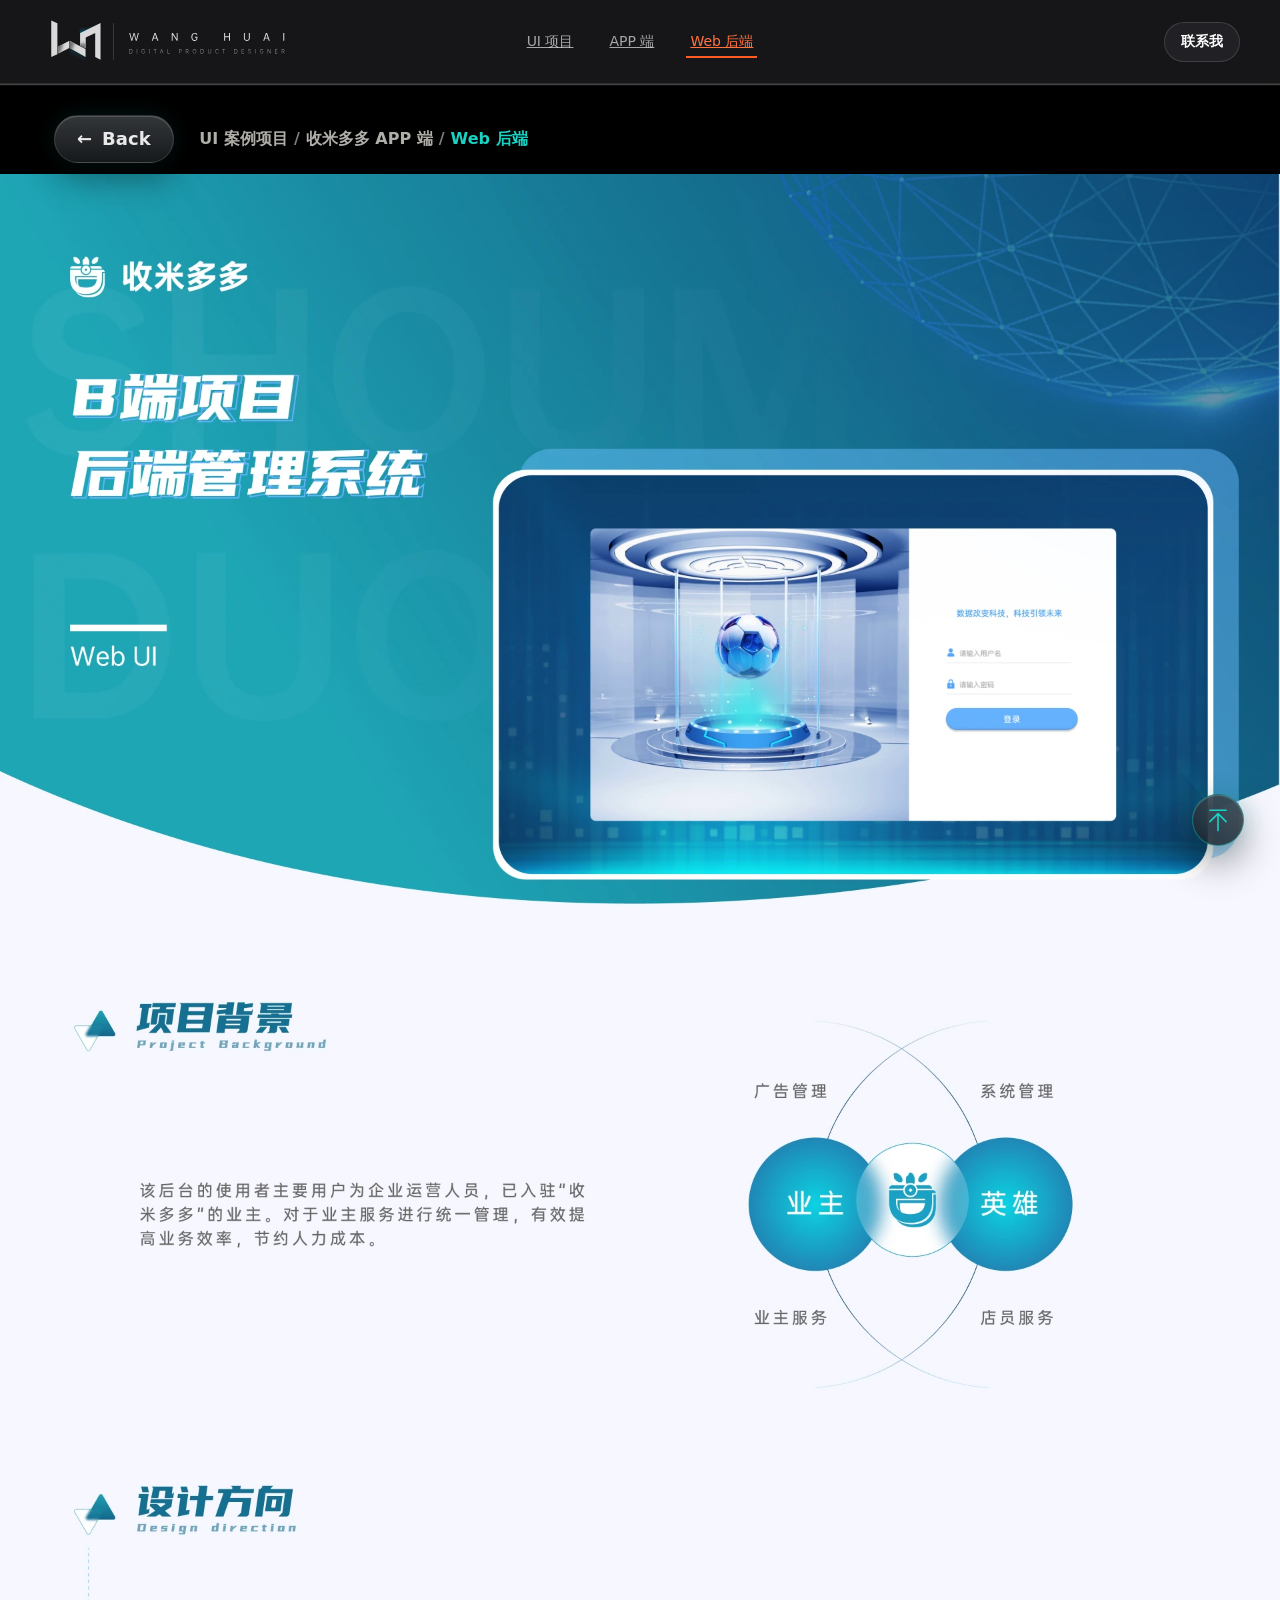
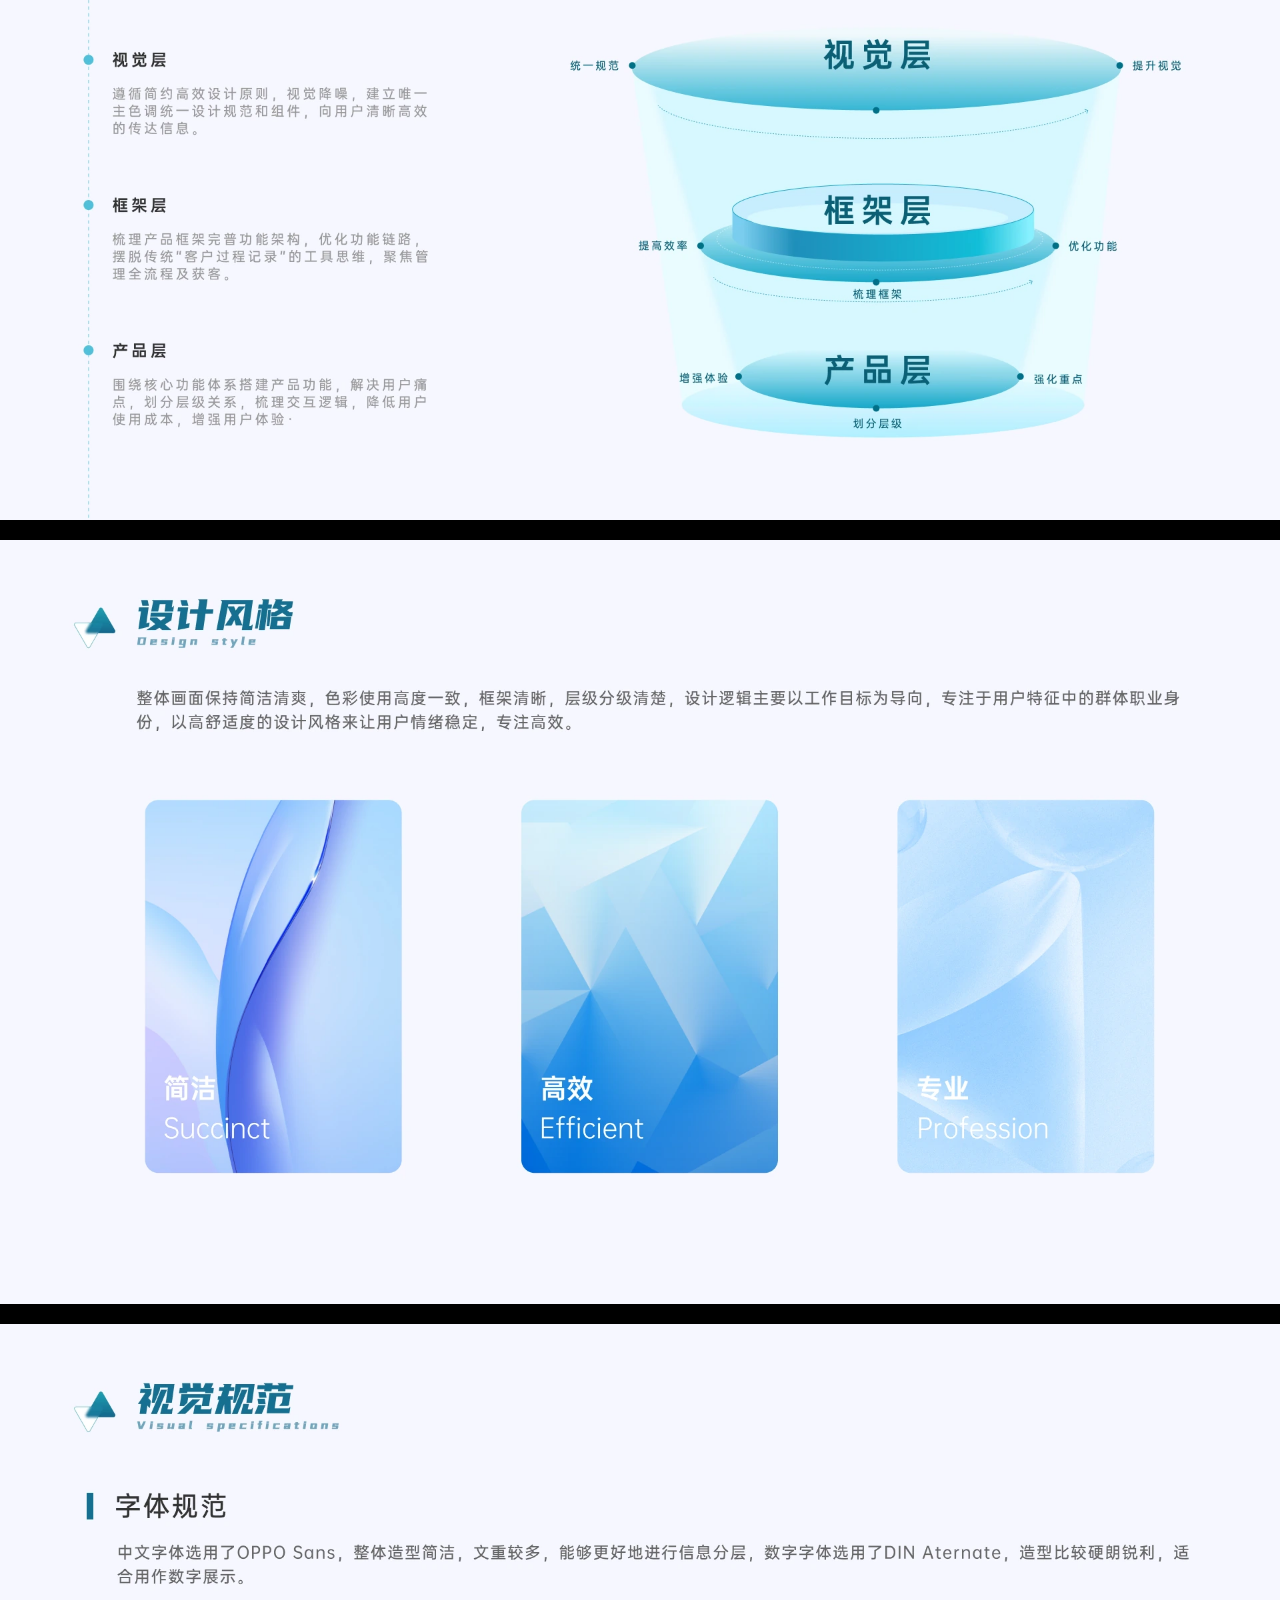
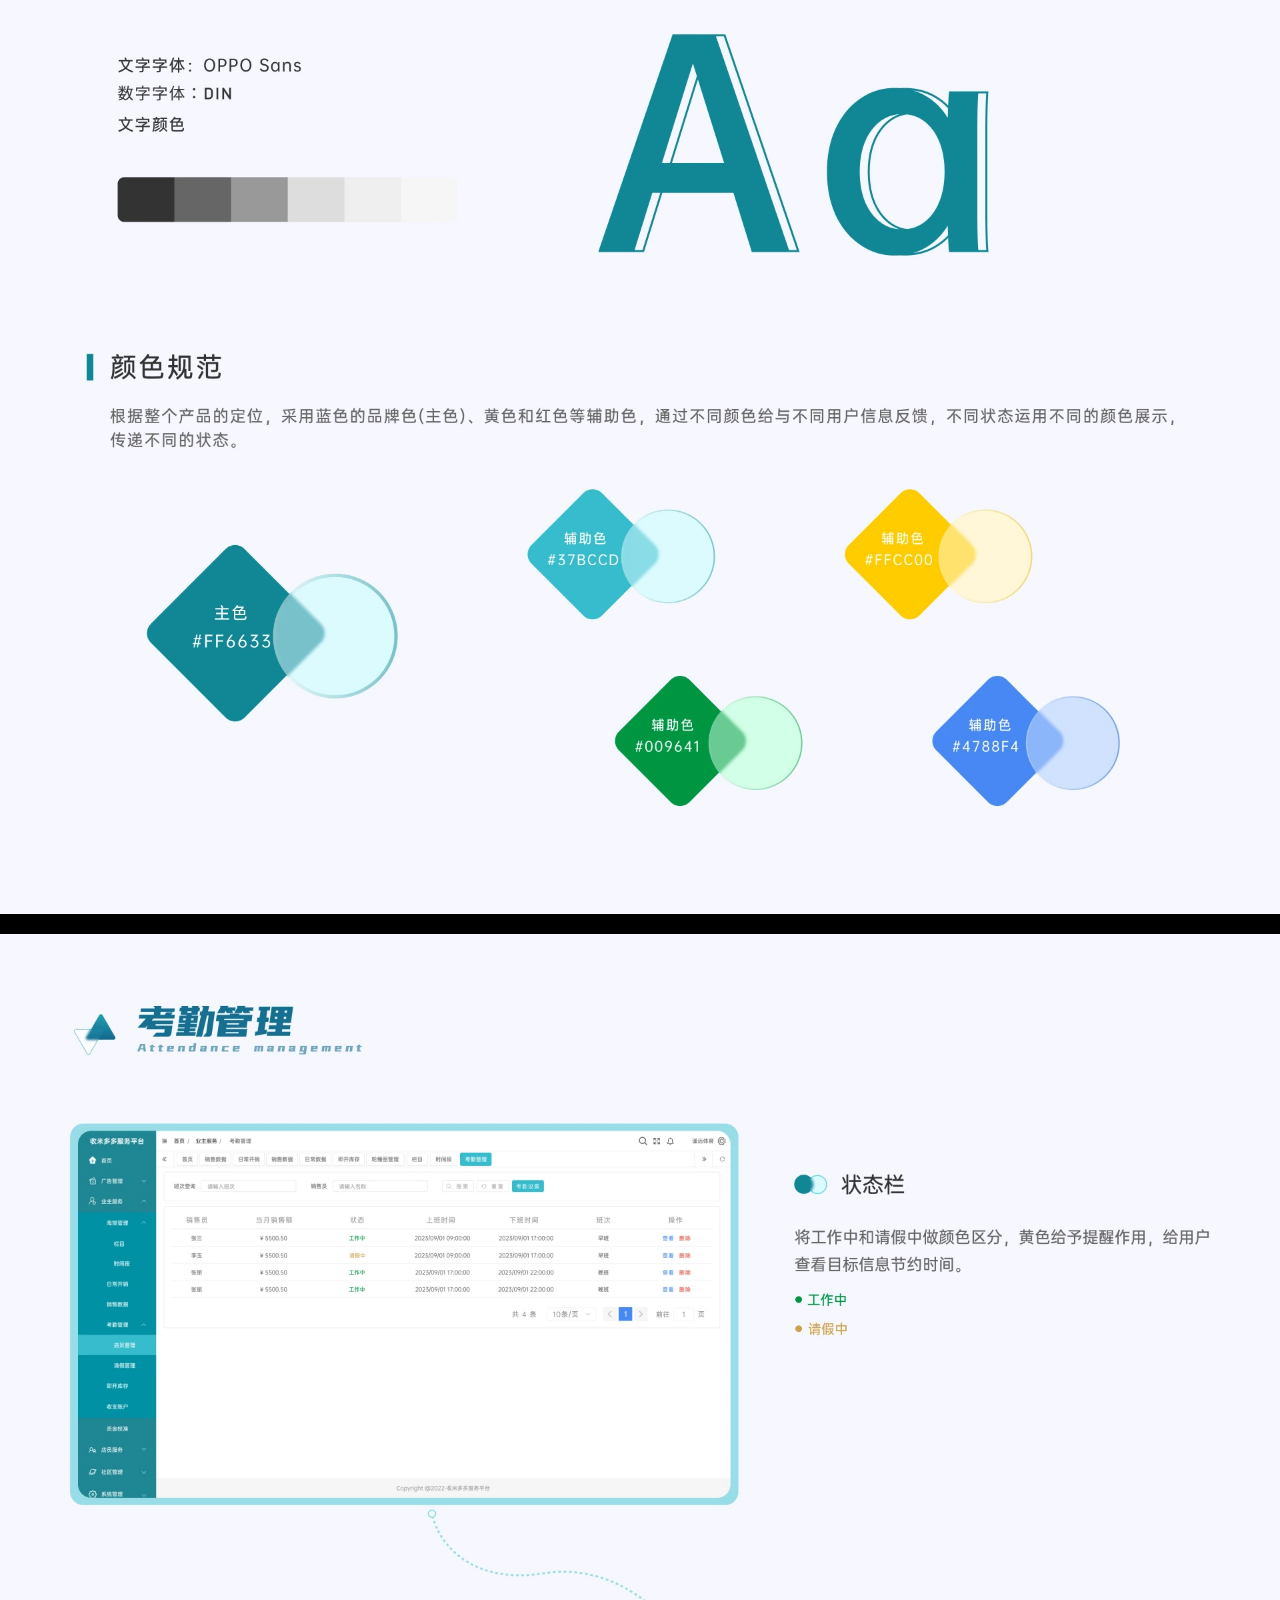
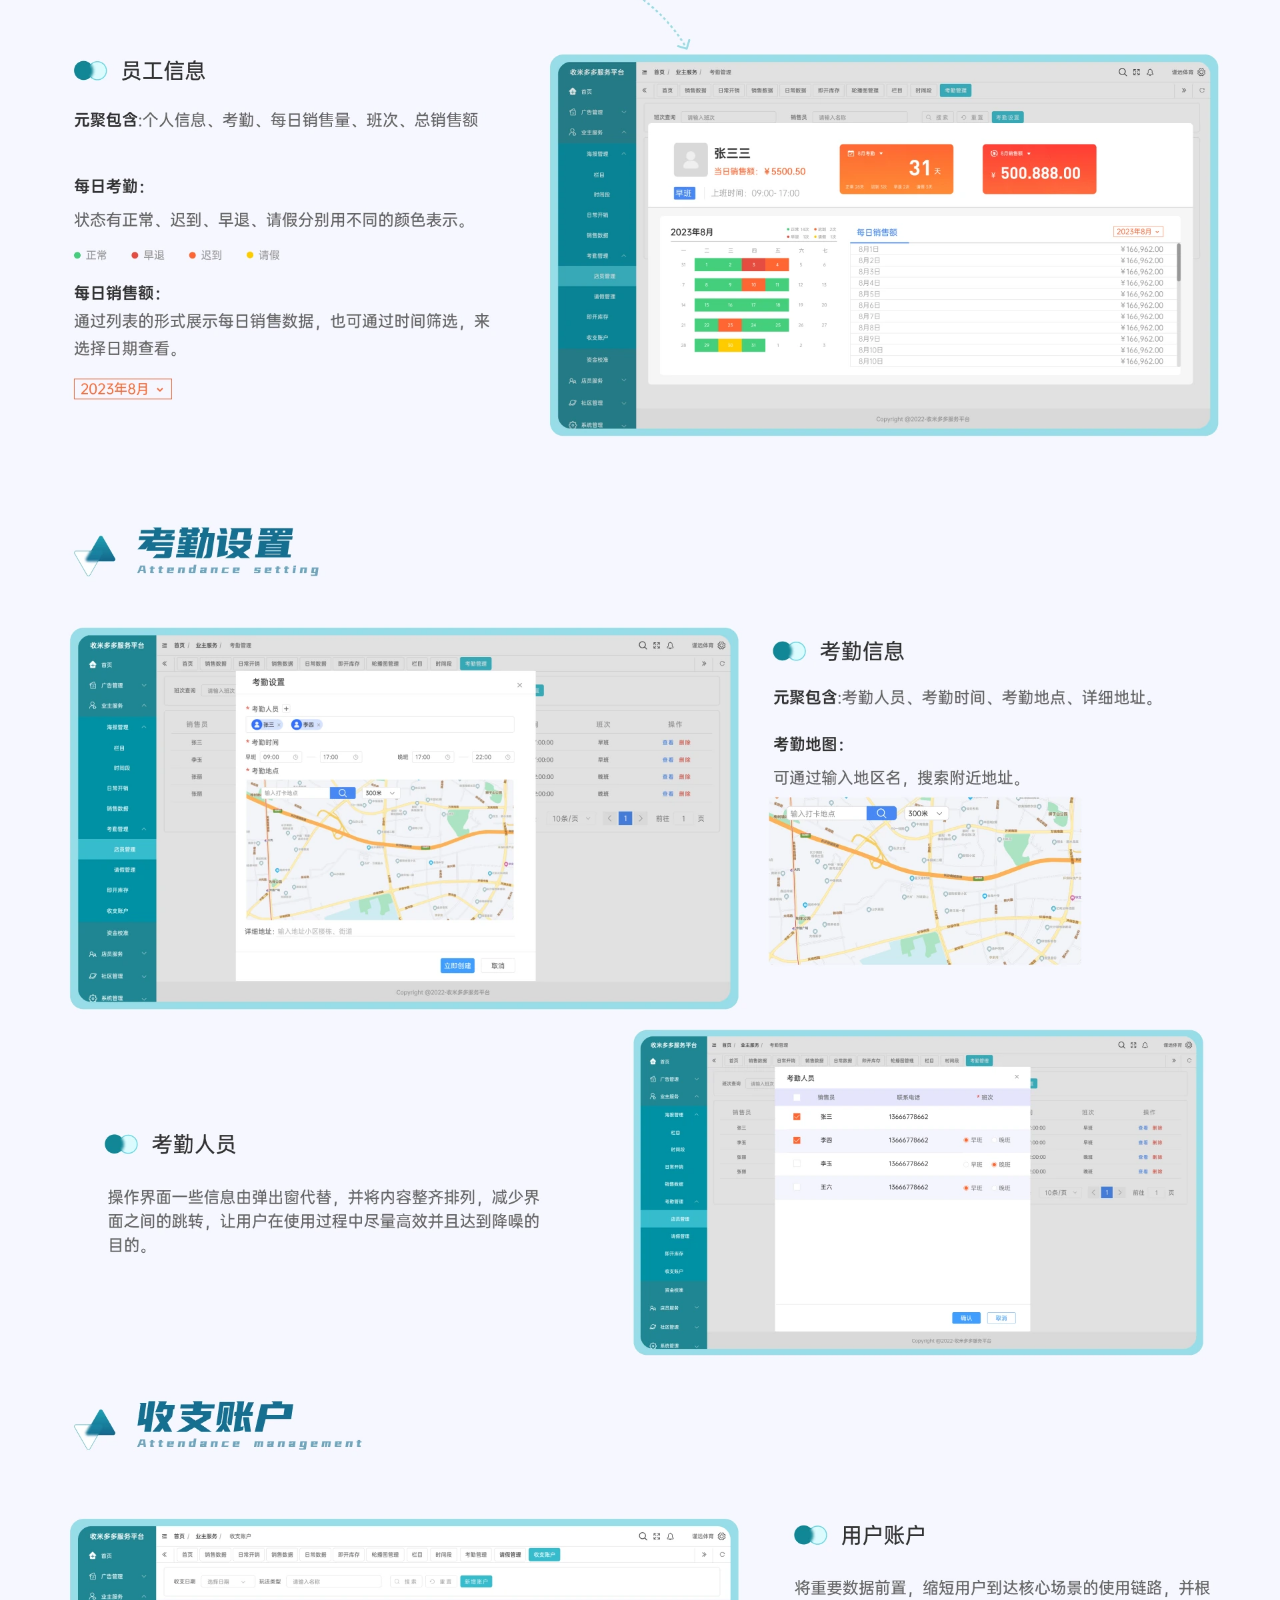
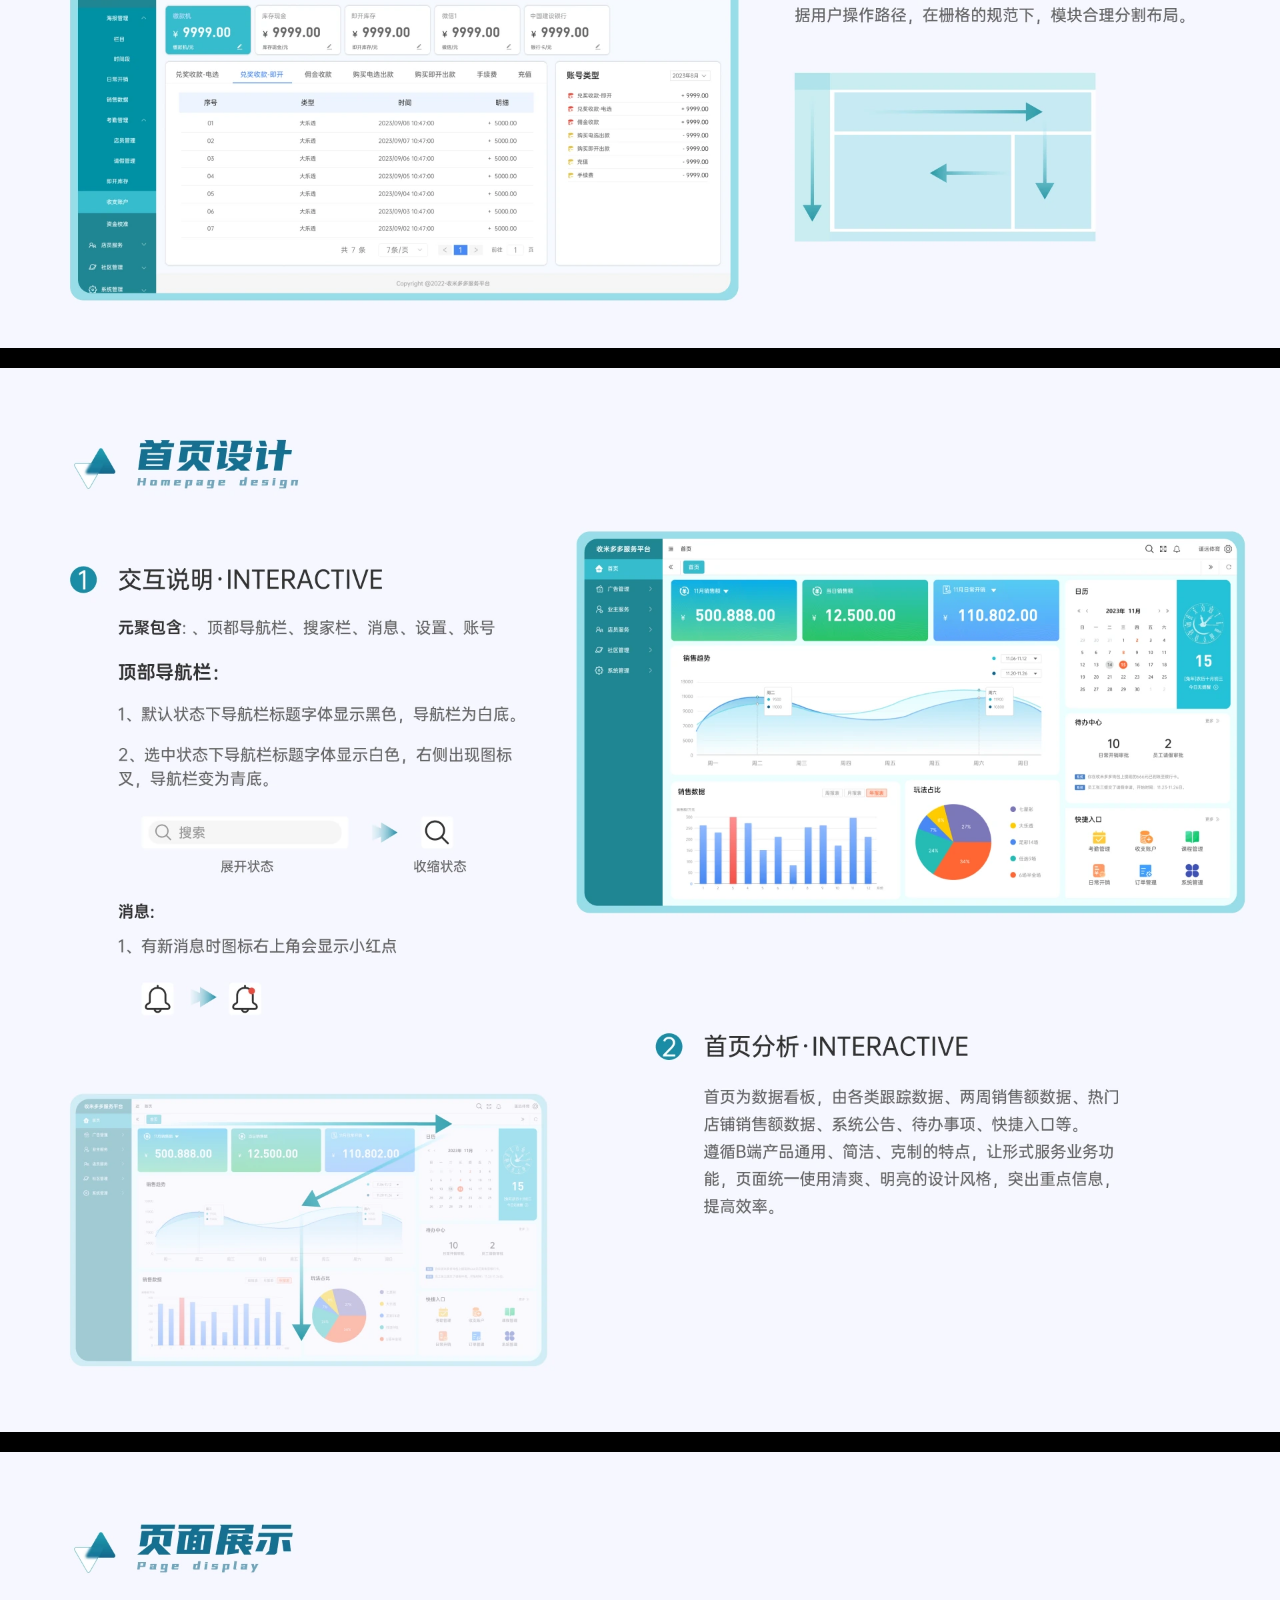
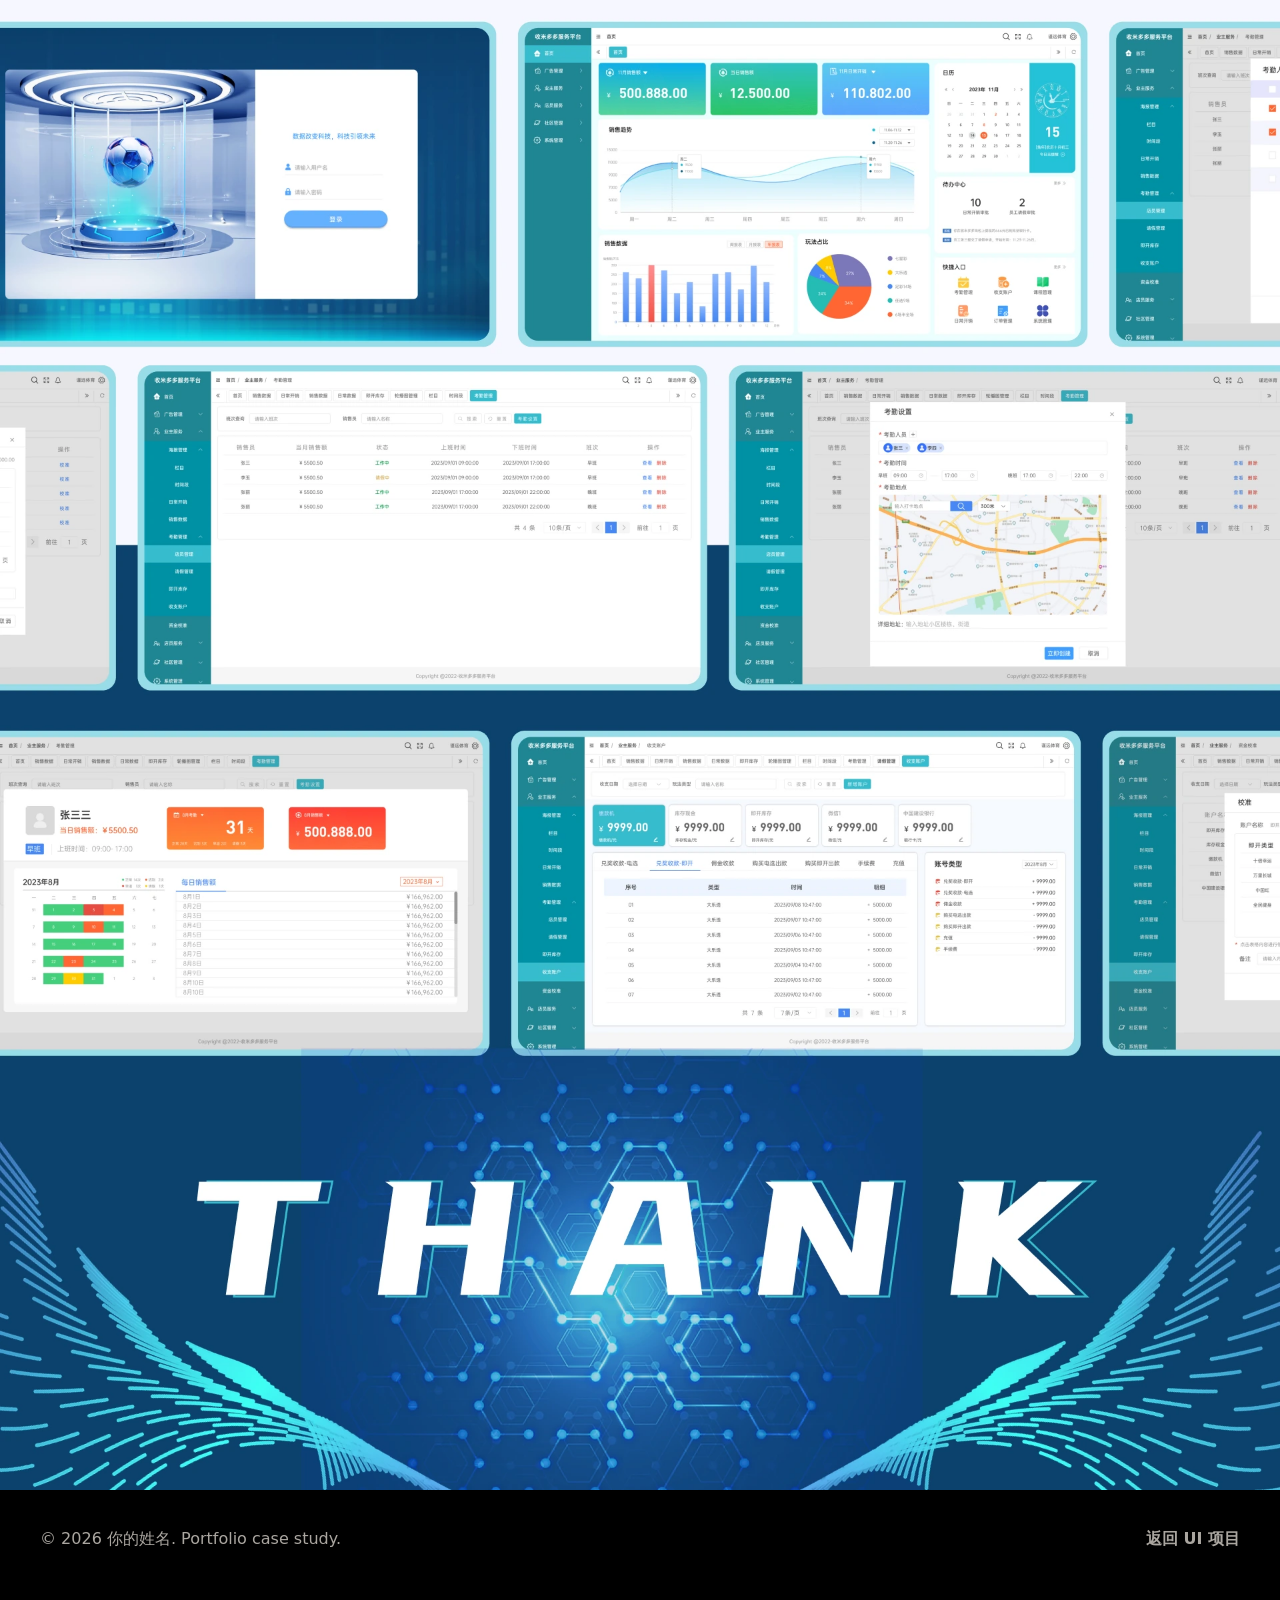
<file: shoumi-backend.html>
﻿<!doctype html>
<html lang="zh-CN">
  <head>
    <meta charset="utf-8">
    <meta name="viewport" content="width=device-width, initial-scale=1">
    <title>收米多多 Web 后端 | 项目详情</title>
    <meta name="description" content="收米多多 Web 后端页面，用于展示后台管理系统、数据看板、赛事配置、用户管理与运营工具。">
    <meta property="og:title" content="收米多多 Web 后端 | 项目详情">
    <meta property="og:description" content="收米多多 Web 后端独立展示页。">
    <meta property="og:type" content="website">
    <link rel="stylesheet" href="styles.css?v=20260723-shoumi-backend-page-display-1">
  </head>
  <body class="case-page-body shoumi-case-body">
    <div class="starfield-bg" aria-hidden="true"></div>
    <header class="site-header" data-header>
      <a class="brand portal-logo" href="portfolio.html#top" aria-label="返回作品集首页">
        <img class="portal-logo-image" src="assets/common/website-logo.svg" alt="" decoding="async">
      </a>
      <nav class="nav shoumi-category-tabs" aria-label="收米多多分类导航">
        <a href="portfolio.html#ui-work">UI 项目</a>
        <a href="shoumi-case.html">APP 端</a>
        <a class="is-active" href="shoumi-backend.html">Web 后端</a>
      </nav>
      <button class="header-cta" type="button" data-contact-open>联系我</button>
    </header>

    <div class="shoumi-progress" aria-hidden="true"><span data-case-progress></span></div>

    <main id="top" class="case-page shoumi-case shoumi-backend-page">
      <section class="shoumi-section shoumi-web-backend" id="web-backend" aria-labelledby="web-backend-title">
        <nav class="case-breadcrumb-bar" aria-label="项目路径">
          <button class="case-back-button" type="button" data-case-back data-case-back-static data-case-back-fallback="portfolio.html#ui-work" aria-label="返回作品集">
            <span aria-hidden="true">←</span>
            <span>Back</span>
          </button>
          <ol class="case-breadcrumb">
            <li><a href="portfolio.html#ui-work">UI 案例项目</a></li>
            <li><a href="shoumi-case.html">收米多多 APP 端</a></li>
            <li aria-current="page">Web 后端</li>
          </ol>
        </nav>
        <figure class="shoumi-backend-media" aria-labelledby="web-backend-title">
          <img src="assets/shoumi-case/shoumi-backend-01.webp" width="1920" height="2919" alt="收米多多 Web 后端 01 模块展示" loading="eager" decoding="async">
          <figcaption id="web-backend-title">收米多多 Web 后端 01 模块</figcaption>
        </figure>

        <figure class="shoumi-backend-media">
          <img src="assets/shoumi-case/shoumi-backend-02-design-style.webp" width="1920" height="1147" alt="收米多多 Web 后端设计风格展示" loading="lazy" decoding="async">
          <figcaption>收米多多 Web 后端设计风格</figcaption>
        </figure>

        <figure class="shoumi-backend-media">
          <img src="assets/shoumi-case/shoumi-backend-03-visual-spec.webp" width="1920" height="1784" alt="收米多多 Web 后端视觉规范展示" loading="lazy" decoding="async">
          <figcaption>收米多多 Web 后端视觉规范</figcaption>
        </figure>

        <figure class="shoumi-backend-media">
          <img src="assets/shoumi-case/shoumi-backend-04-attendance.webp" width="1920" height="3922" alt="收米多多 Web 后端考勤管理展示" loading="lazy" decoding="async">
          <figcaption>收米多多 Web 后端考勤管理</figcaption>
        </figure>

        <figure class="shoumi-backend-media">
          <img src="assets/shoumi-case/shoumi-backend-05-homepage.webp" width="1920" height="1596" alt="收米多多 Web 后端首页设计展示" loading="lazy" decoding="async">
          <figcaption>收米多多 Web 后端首页设计</figcaption>
        </figure>

        <figure class="shoumi-backend-media">
          <img src="assets/shoumi-case/shoumi-backend-06-page-display.webp" width="1920" height="2457" alt="收米多多 Web 后端页面展示" loading="lazy" decoding="async">
          <figcaption>收米多多 Web 后端页面展示</figcaption>
        </figure>
      </section>
    </main>

    <footer class="site-footer">
      <p>© 2026 你的姓名. Portfolio case study.</p>
      <a href="portfolio.html#ui-work">返回 UI 项目</a>
    </footer>

    <a class="case-floating-top" href="#top" aria-label="返回顶部">
      <span class="case-floating-top-icon" aria-hidden="true"></span>
    </a>

    <div class="contact-modal" data-contact-modal aria-hidden="true">
      <div class="contact-modal__panel" role="dialog" aria-modal="true" aria-labelledby="contact-modal-title">
        <button class="contact-modal__close" type="button" data-contact-close aria-label="关闭联系方式">×</button>
        <p class="eyebrow">Contact</p>
        <h2 id="contact-modal-title">我的联系方式</h2>
        <dl class="contact-modal__list">
          <div>
            <dt>联系电话</dt>
            <dd><a href="tel:13667323149">13667323149</a></dd>
          </div>
          <div>
            <dt>电子邮箱</dt>
            <dd><a href="mailto:13667323149@163.com">13667323149@163.com</a></dd>
          </div>
          <div>
            <dt>现居住地</dt>
            <dd>长沙</dd>
          </div>
        </dl>
      </div>
    </div>

    <script src="script.js?v=20260723-shoumi-backend-page-display-1"></script>
  </body>
</html>
</file>
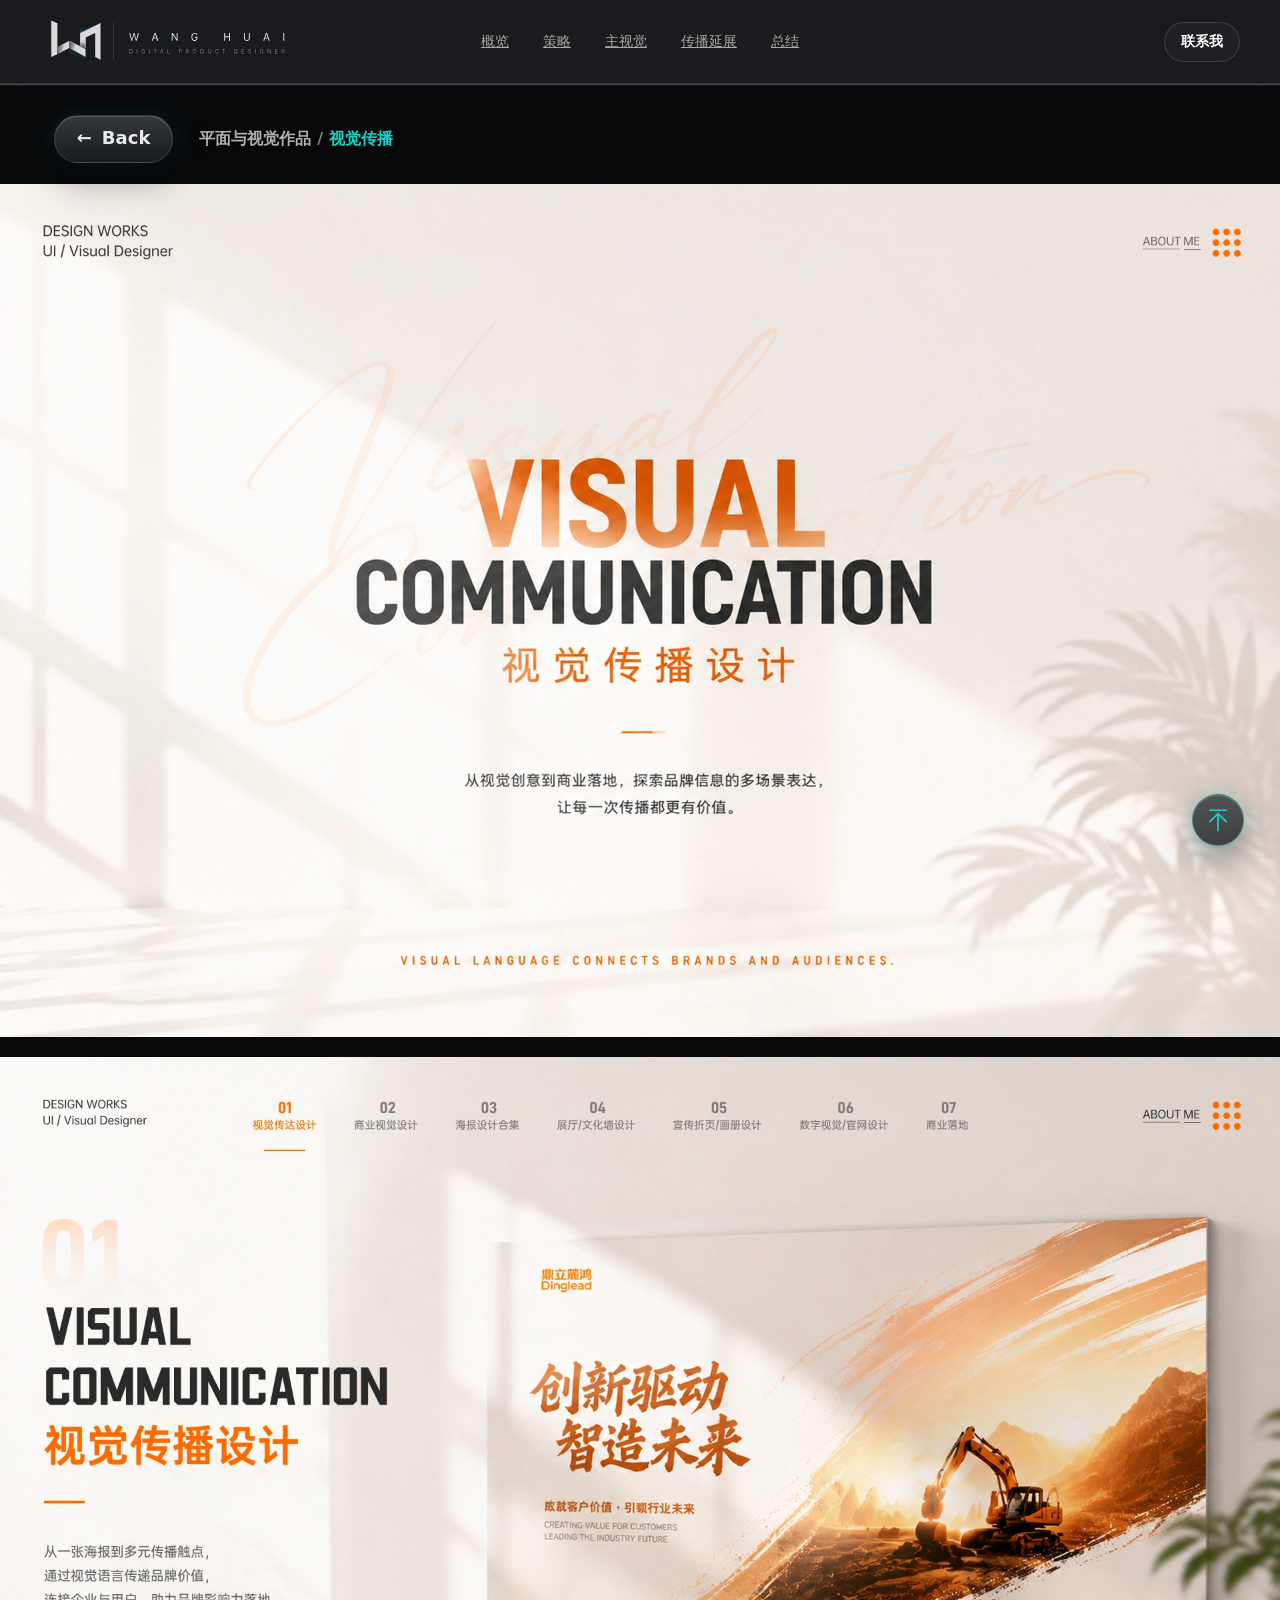
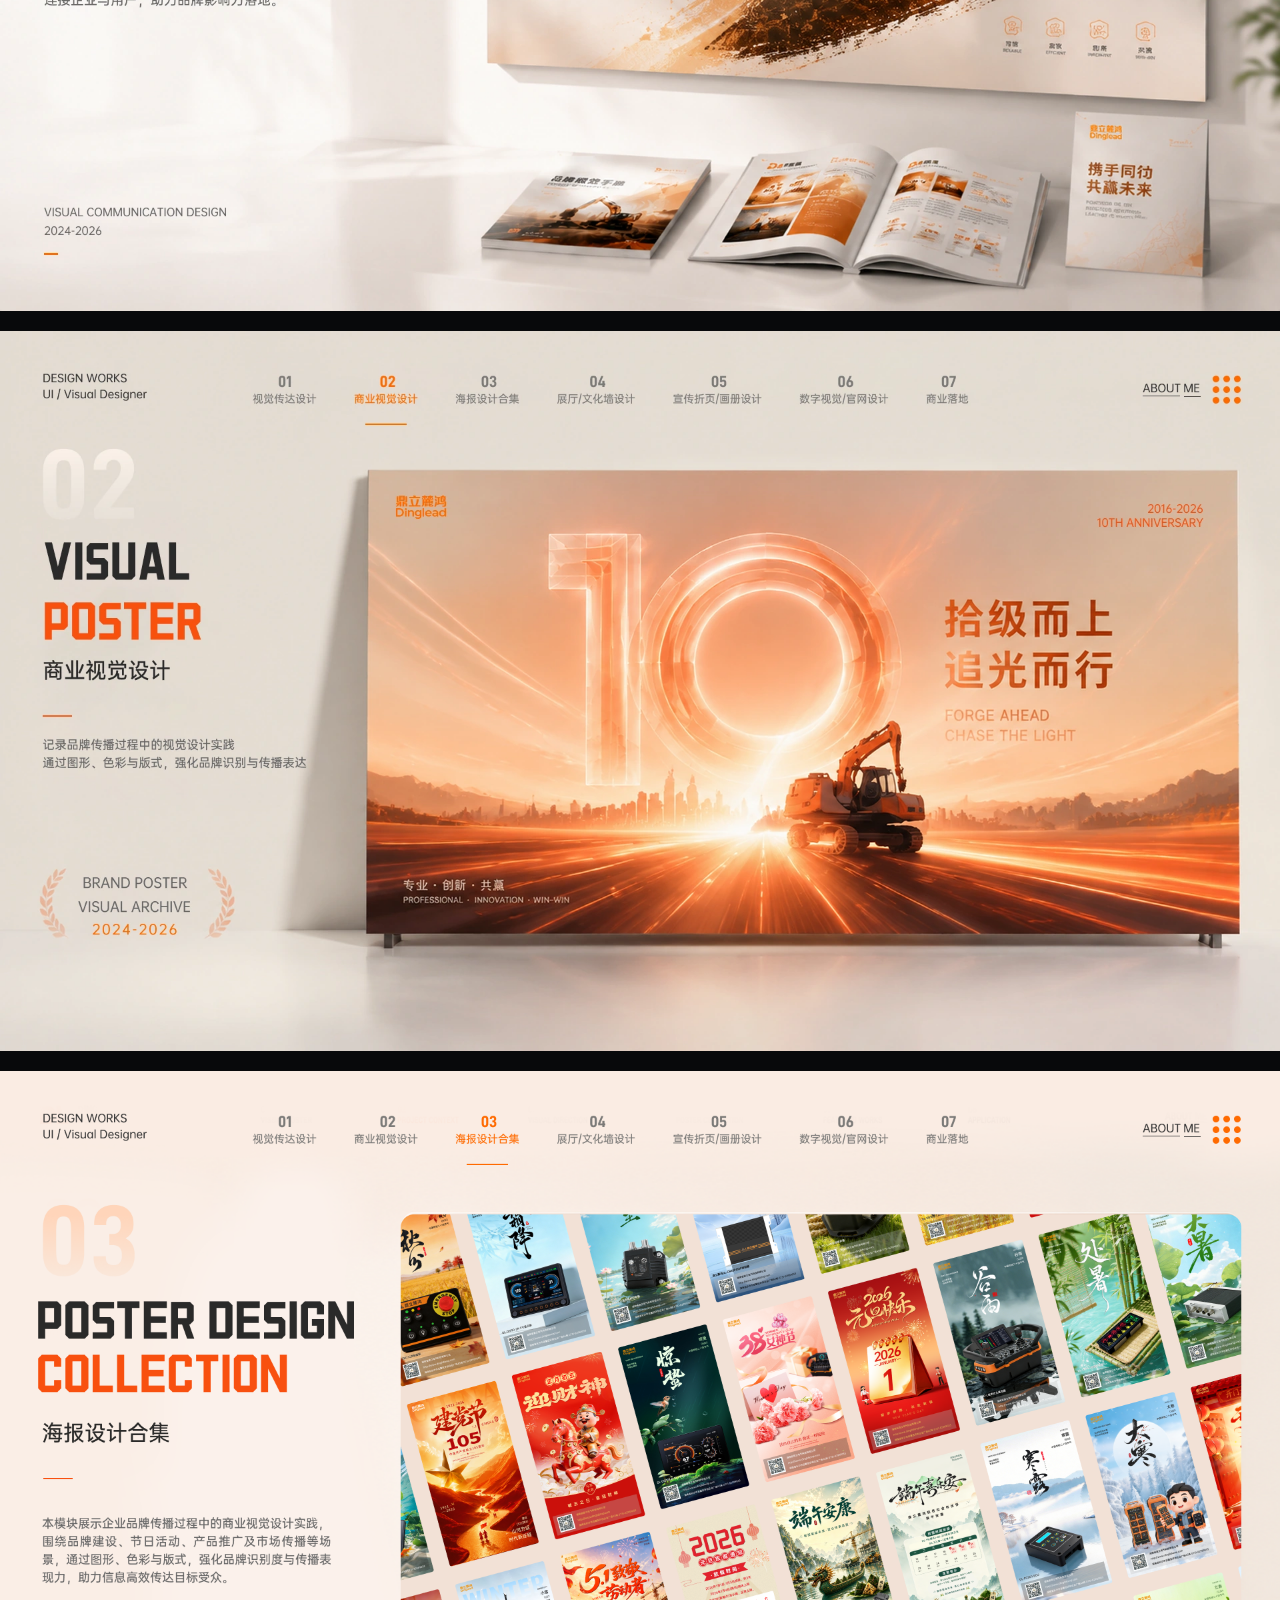
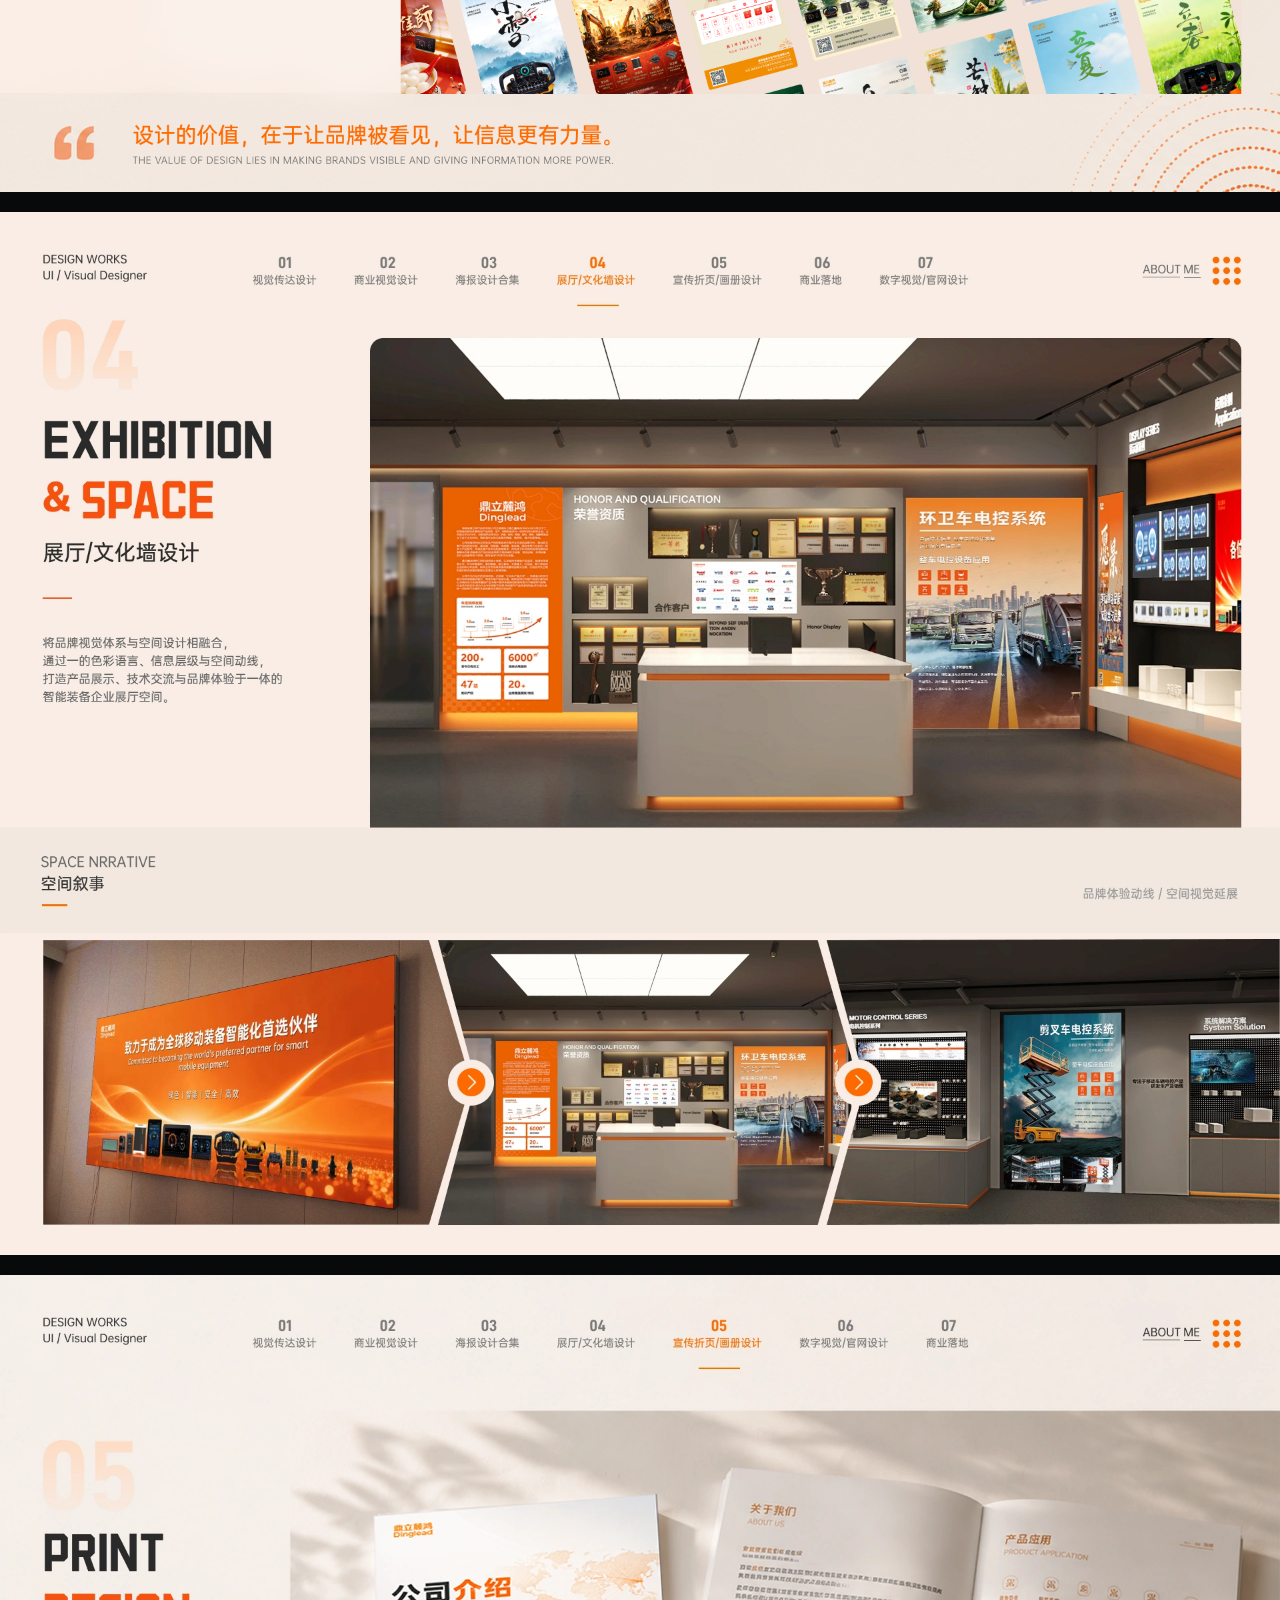
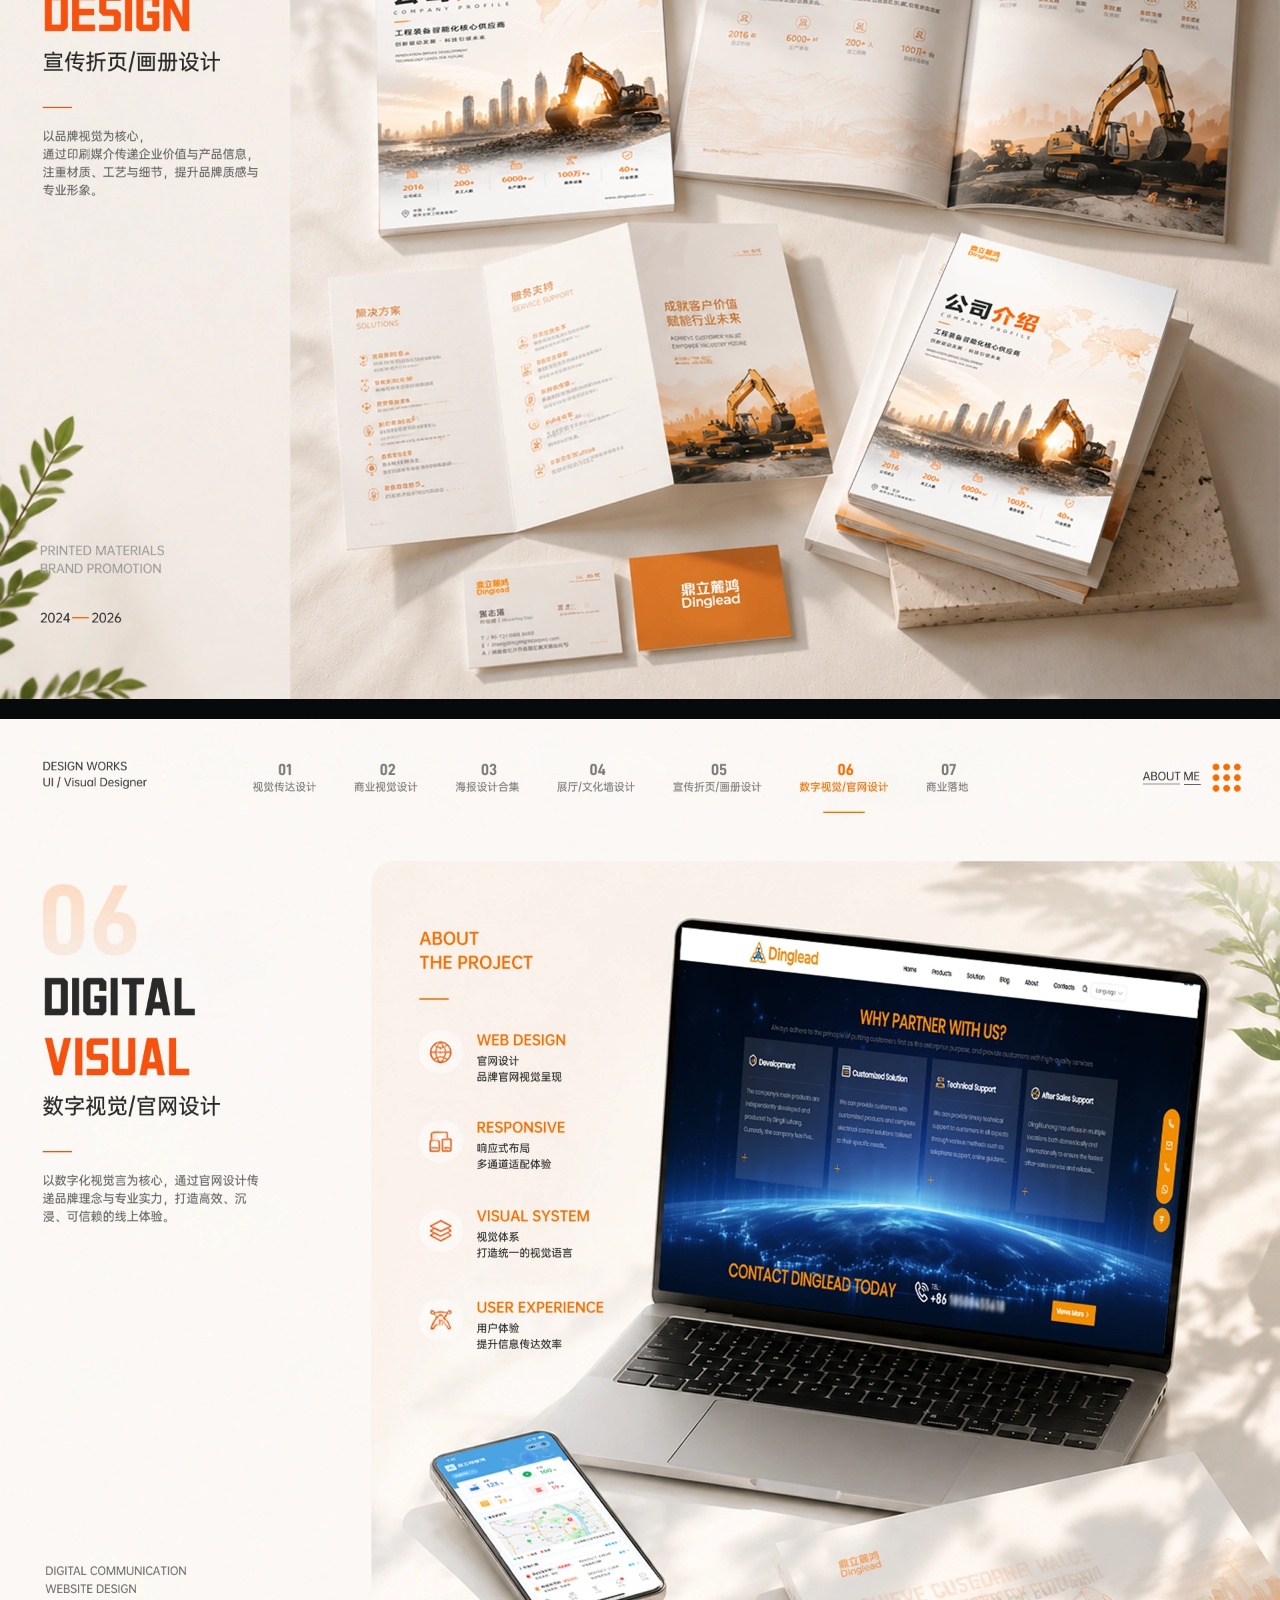
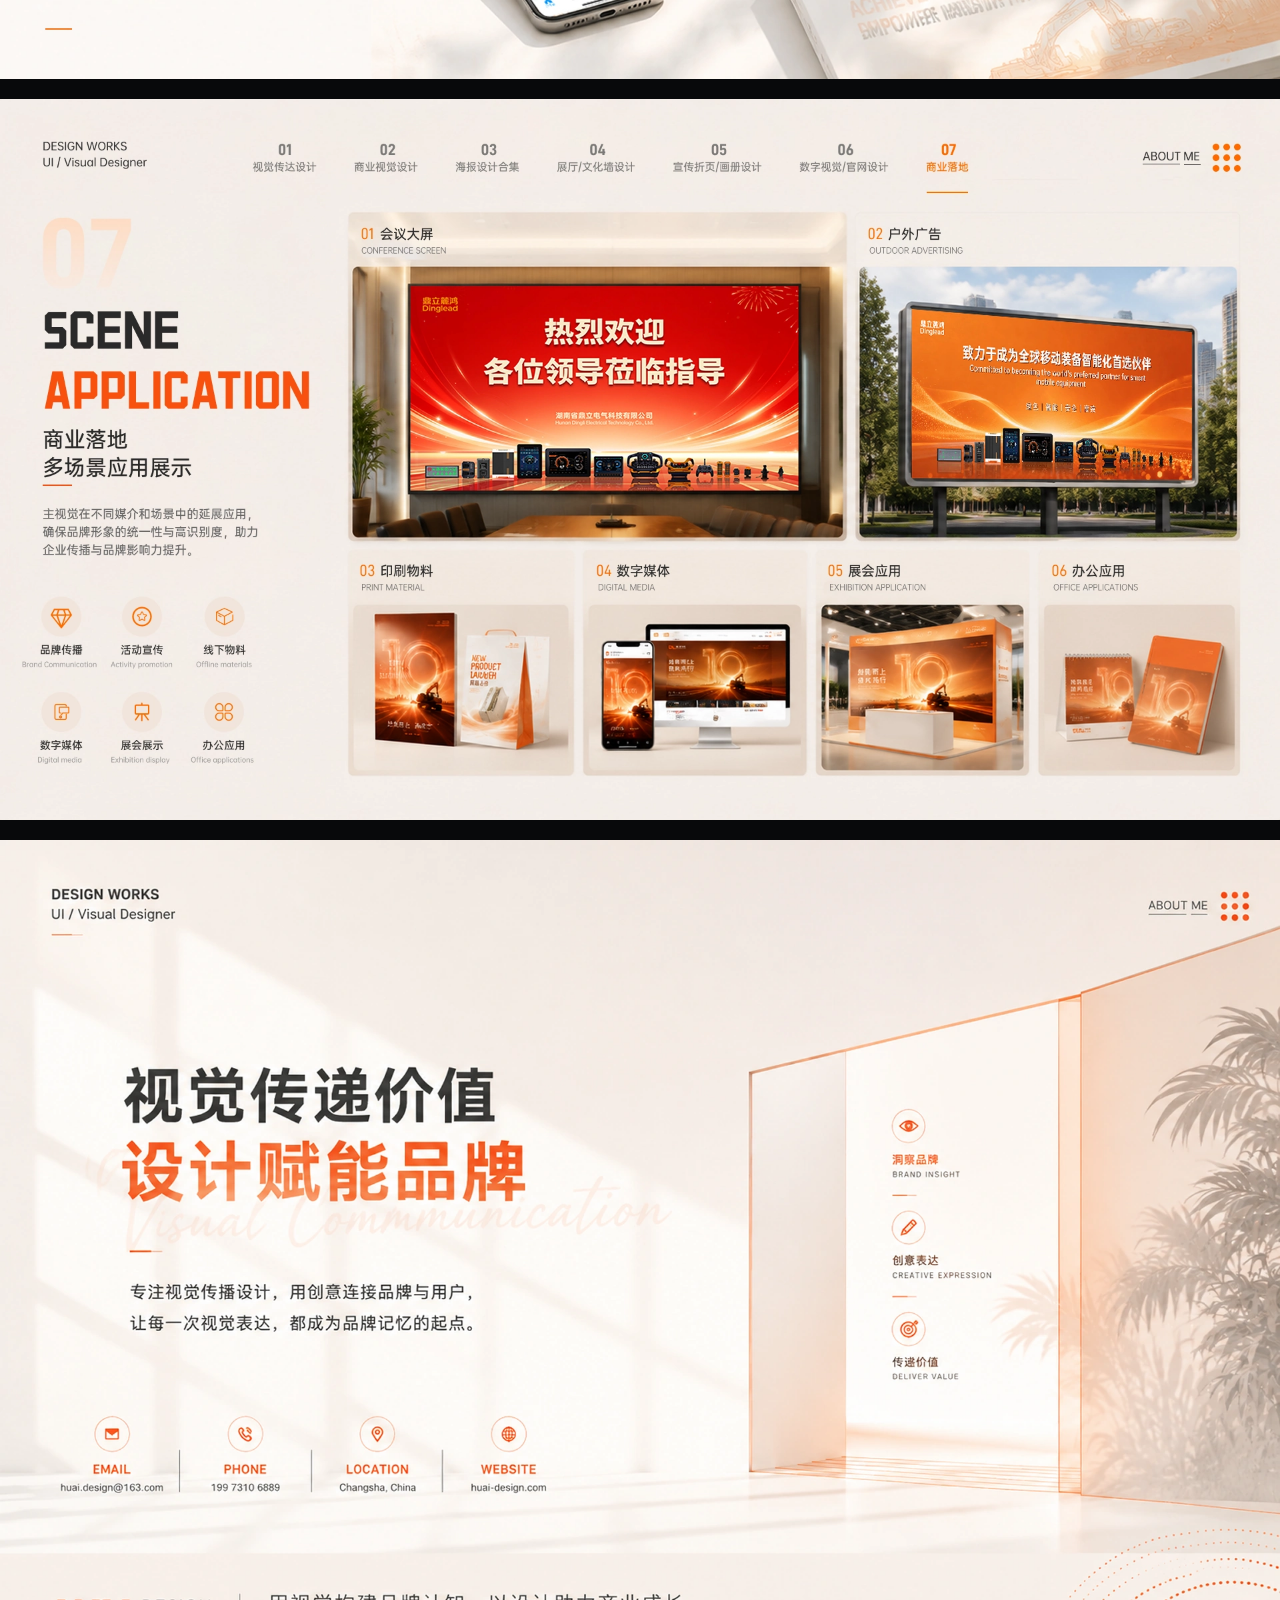
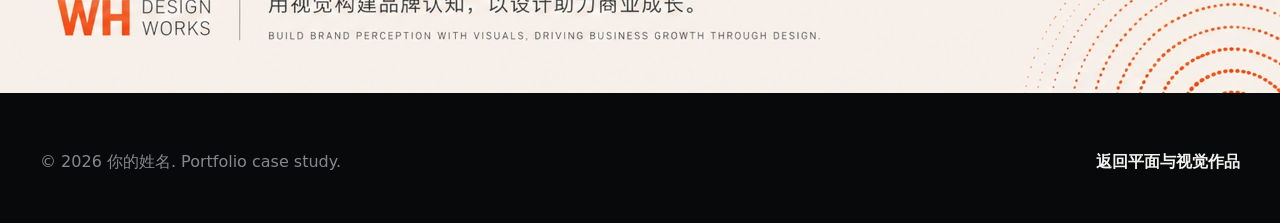
<file: visual-communication-case.html>
<!doctype html>
<html lang="zh-CN">
  <head>
    <meta charset="utf-8">
    <meta name="viewport" content="width=device-width, initial-scale=1">
    <title>视觉传播设计 | 项目详情</title>
    <meta name="description" content="视觉传播设计作品合集，展示主视觉、系列海报、社交媒体、活动物料与线下场景应用。">
    <meta property="og:title" content="视觉传播设计 | 项目详情">
    <meta property="og:description" content="从核心概念到多触点物料，以统一视觉语言构建系列化传播。">
    <meta property="og:type" content="website">
    <meta property="og:image" content="assets/visual-communication/visual-communication-01.webp">
    <link rel="stylesheet" href="styles.css?v=20260724-visual-communication-1">
  </head>
  <body class="case-page-body communication-case-body">
    <header class="site-header" data-header>
      <a class="brand portal-logo" href="portfolio.html#top" aria-label="返回作品集首页">
        <img class="portal-logo-image" src="assets/common/website-logo.svg" alt="" decoding="async">
      </a>
      <nav class="nav" aria-label="视觉传播项目导航">
        <a href="#overview">概览</a>
        <a href="#strategy">策略</a>
        <a href="#key-visual">主视觉</a>
        <a href="#campaign">传播延展</a>
        <a href="#summary">总结</a>
      </nav>
      <button class="header-cta" type="button" data-contact-open>联系我</button>
    </header>

    <div class="communication-progress" aria-hidden="true"><span data-case-progress></span></div>

    <nav class="case-breadcrumb-bar communication-breadcrumb" aria-label="项目路径">
      <button class="case-back-button" type="button" data-case-back data-case-back-fallback="portfolio.html#visual-communication-card"><span aria-hidden="true">←</span><span>Back</span></button>
      <ol class="case-breadcrumb"><li><a href="portfolio.html#graphic-work">平面与视觉作品</a></li><li aria-current="page">视觉传播</li></ol>
    </nav>

    <main id="top" class="communication-case">
      <section class="communication-module communication-hero" aria-label="视觉传播项目封面">
        <div class="communication-placeholder" aria-hidden="true"><span>01 / COVER</span><strong>视觉传播<br>项目封面</strong><small>1920 × 1280 · visual-communication-01.webp</small></div>
        <img src="assets/visual-communication/visual-communication-01.webp" width="1920" height="1280" alt="视觉传播项目封面" fetchpriority="high" decoding="async" onerror="this.hidden=true">
      </section>

      <section class="communication-module" id="overview" aria-label="项目背景与传播目标">
        <div class="communication-placeholder" aria-hidden="true"><span>02 / OVERVIEW</span><strong>项目背景与<br>传播目标</strong><small>1920 × 1280 · visual-communication-02.webp</small></div>
        <img src="assets/visual-communication/visual-communication-02.webp" width="1920" height="1280" alt="视觉传播项目背景与传播目标" loading="lazy" decoding="async" onerror="this.hidden=true">
      </section>

      <section class="communication-module" id="strategy" aria-label="商业视觉设计与品牌海报展示">
        <div class="communication-placeholder" aria-hidden="true"><span>03 / COMMERCIAL VISUAL</span><strong>商业视觉<br>设计</strong><small>1920 × 1081 · visual-communication-03.webp</small></div>
        <img src="assets/visual-communication/visual-communication-03.webp" width="1920" height="1081" alt="商业视觉设计与品牌海报展示" loading="lazy" decoding="async" onerror="this.hidden=true">
      </section>

      <section class="communication-module" id="key-visual" aria-label="海报设计合集">
        <div class="communication-placeholder" aria-hidden="true"><span>04 / POSTER COLLECTION</span><strong>海报设计<br>合集</strong><small>1920 × 1081 · visual-communication-04.webp</small></div>
        <img src="assets/visual-communication/visual-communication-04.webp" width="1920" height="1081" alt="商业传播海报设计合集" loading="lazy" decoding="async" onerror="this.hidden=true">
      </section>

      <section class="communication-module" id="campaign" aria-label="展厅与文化墙设计">
        <div class="communication-placeholder" aria-hidden="true"><span>05 / EXHIBITION &amp; SPACE</span><strong>展厅与<br>文化墙设计</strong><small>1920 × 1564 · visual-communication-05.webp</small></div>
        <img src="assets/visual-communication/visual-communication-05.webp" width="1920" height="1564" alt="企业展厅与文化墙空间视觉设计" loading="lazy" decoding="async" onerror="this.hidden=true">
      </section>

      <section class="communication-module" id="print-design" aria-label="宣传折页与画册设计">
        <div class="communication-placeholder" aria-hidden="true"><span>06 / PRINT DESIGN</span><strong>宣传折页与<br>画册设计</strong><small>1920 × 1537 · visual-communication-06.webp</small></div>
        <img src="assets/visual-communication/visual-communication-06.webp" width="1920" height="1537" alt="企业宣传折页、公司画册与印刷物料设计" loading="lazy" decoding="async" onerror="this.hidden=true">
      </section>

      <section class="communication-module" id="digital-design" aria-label="数字视觉与官网设计">
        <div class="communication-placeholder" aria-hidden="true"><span>07 / DIGITAL VISUAL</span><strong>数字视觉与<br>官网设计</strong><small>1920 × 1440 · visual-communication-07.webp</small></div>
        <img src="assets/visual-communication/visual-communication-07.webp" width="1920" height="1440" alt="响应式企业官网与数字视觉设计" loading="lazy" decoding="async" onerror="this.hidden=true">
      </section>

      <section class="communication-module" id="scene-application" aria-label="商业落地多场景应用展示">
        <div class="communication-placeholder" aria-hidden="true"><span>08 / SCENE APPLICATION</span><strong>商业落地<br>多场景应用</strong><small>1920 × 1081 · visual-communication-08.webp</small></div>
        <img src="assets/visual-communication/visual-communication-08.webp" width="1920" height="1081" alt="会议大屏、户外广告、印刷物料、数字媒体、展会与办公应用展示" loading="lazy" decoding="async" onerror="this.hidden=true">
      </section>

      <section class="communication-module communication-summary" id="summary" aria-label="视觉传播封底与项目总结">
        <div class="communication-placeholder" aria-hidden="true"><span>09 / CLOSING</span><strong>封底与<br>项目总结</strong><small>1920 × 1280 · visual-communication-09.webp</small></div>
        <img src="assets/visual-communication/visual-communication-09.webp" width="1920" height="1280" alt="视觉传递价值、设计赋能品牌项目封底" loading="lazy" decoding="async" onerror="this.hidden=true">
      </section>
    </main>

    <footer class="site-footer communication-footer"><p>© 2026 你的姓名. Portfolio case study.</p><a href="portfolio.html#graphic-work">返回平面与视觉作品</a></footer>
    <a class="case-floating-top" href="#top" aria-label="返回顶部"><span class="case-floating-top-icon" aria-hidden="true"></span></a>
    <div class="contact-modal" data-contact-modal aria-hidden="true">
      <div class="contact-modal__panel" role="dialog" aria-modal="true" aria-labelledby="contact-modal-title">
        <button class="contact-modal__close" type="button" data-contact-close aria-label="关闭联系方式">×</button>
        <p class="eyebrow">Contact</p>
        <h2 id="contact-modal-title">我的联系方式</h2>
        <dl class="contact-modal__list">
          <div><dt>联系电话</dt><dd><a href="tel:13667323149">13667323149</a></dd></div>
          <div><dt>电子邮箱</dt><dd><a href="mailto:13667323149@163.com">13667323149@163.com</a></dd></div>
          <div><dt>现居住地</dt><dd>长沙</dd></div>
        </dl>
      </div>
    </div>
    <script src="script.js?v=20260724-visual-communication-1"></script>
  </body>
</html>
</file>
<file: styles.css>
:root {
  color-scheme: dark;
  --header-height: 84px;
  --bg: #070708;
  --surface: #111114;
  --surface-2: #18181d;
  --ink: #f4f1ea;
  --muted: #aaa6a0;
  --soft: #77736d;
  --line: #2b2b31;
  --teal: #19d2c3;
  --teal-dark: #6bece3;
  --coral: #ff5a4f;
  --yellow: #f3c75b;
  --sage: #9aa49c;
  --shadow: 0 28px 90px rgba(0, 0, 0, 0.56);
  --radius: 8px;
  --module-title-size: clamp(46px, 5vw, 72px);
  --module-subtitle-size: 18px;
  font-family:
    Inter, "PingFang SC", "Microsoft YaHei", "Noto Sans CJK SC", system-ui,
    -apple-system, BlinkMacSystemFont, "Segoe UI", sans-serif;
}

* {
  box-sizing: border-box;
}

html {
  scroll-behavior: smooth;
}

body {
  margin: 0;
  color: var(--ink);
  background:
    radial-gradient(circle at 18% 0%, rgba(25, 210, 195, 0.12), transparent 30%),
    radial-gradient(circle at 85% 8%, rgba(255, 90, 79, 0.1), transparent 26%),
    linear-gradient(180deg, #0b0b0d 0%, #070708 42%, #0d0d10 100%),
    var(--bg);
  line-height: 1.6;
  overflow-x: hidden;
}

.starfield-bg {
  position: fixed;
  inset: 0;
  z-index: 0;
  pointer-events: none;
  overflow: hidden;
  background:
    linear-gradient(180deg, rgba(7, 7, 8, 0.12), rgba(7, 7, 8, 0.3)),
    url("assets/common/starfield.gif") center / 900px auto repeat;
  opacity: 0.9;
  filter: contrast(1.06) brightness(0.98);
}

.starfield-bg::after {
  position: absolute;
  inset: 0;
  content: "";
  background:
    radial-gradient(circle at 50% 0%, rgba(25, 210, 195, 0.05), transparent 34%),
    rgba(7, 7, 8, 0.12);
}

img {
  display: block;
  max-width: 100%;
}

.visually-hidden {
  position: absolute;
  width: 1px;
  height: 1px;
  padding: 0;
  overflow: hidden;
  white-space: nowrap;
  border: 0;
  clip: rect(0 0 0 0);
  clip-path: inset(50%);
}

a {
  color: inherit;
}

.site-header {
  position: fixed;
  top: 0;
  left: 0;
  right: 0;
  z-index: 20;
  isolation: isolate;
  display: grid;
  grid-template-columns: minmax(160px, 1fr) auto minmax(120px, 1fr);
  align-items: center;
  gap: 24px;
  width: 100vw;
  height: var(--header-height);
  margin: 0;
  padding: 0 max(40px, calc((100vw - 1440px) / 2));
  background: transparent;
  backdrop-filter: blur(20px) saturate(130%);
  border-bottom: 1px solid rgba(244, 241, 234, 0.16);
}

main,
.site-footer {
  position: relative;
  z-index: 1;
}

.site-header::before {
  position: fixed;
  inset: 0 0 auto 0;
  z-index: -1;
  width: 100vw;
  height: var(--header-height);
  content: "";
  background: rgba(54, 54, 58, 0.42);
  backdrop-filter: blur(20px) saturate(130%);
  border-bottom: 1px solid rgba(244, 241, 234, 0.16);
}

.site-header.is-scrolled {
  background: transparent;
}

.site-header.is-scrolled::before {
  background: rgba(44, 44, 48, 0.56);
}

.brand,
.nav,
.header-cta,
.button,
.text-link,
.site-footer a,
.contact-list a {
  text-decoration: none;
}

.brand {
  display: inline-flex;
  align-items: center;
  gap: 10px;
  font-weight: 700;
}

.brand-mark {
  display: grid;
  width: 34px;
  height: 34px;
  place-items: center;
  color: #fff;
  background: linear-gradient(135deg, var(--teal), var(--coral));
  border-radius: 50%;
}

.portal-logo {
  justify-self: start;
  width: fit-content;
  min-width: 0;
  padding: 0;
  color: #fff;
  background: transparent;
  border: 0;
  box-shadow: none;
  transition: opacity 220ms ease, transform 220ms ease;
}

.portal-logo-image {
  display: block;
  width: clamp(240px, 20vw, 300px);
  height: auto;
}

.portal-logo:hover,
.portal-logo:focus-visible {
  opacity: 0.86;
  transform: translateY(-1px);
}

.portal-logo-mark {
  position: relative;
  width: 32px;
  height: 28px;
  font-size: 17px;
  font-style: italic;
  line-height: 1;
  background: linear-gradient(135deg, #f4f1ea 0%, #ffffff 62%, #bfc7ce 100%);
  border-radius: 8px 2px 8px 2px;
  color: #071012;
  transform: skewX(-8deg);
}

.portal-logo-mark::after {
  position: absolute;
  top: -5px;
  right: -8px;
  width: 16px;
  height: 16px;
  content: "";
  background: linear-gradient(135deg, var(--coral), #ff2e2e);
  clip-path: polygon(0 0, 100% 0, 100% 100%);
  border-radius: 2px;
}

.portal-logo-text {
  color: #fff;
  font-size: 17px;
  font-weight: 900;
  font-style: italic;
  letter-spacing: 0.02em;
  text-transform: uppercase;
}

.nav {
  display: inline-flex;
  align-items: center;
  gap: 6px;
  padding: 0;
  background: transparent;
  border: 0;
  border-radius: 999px;
}

.nav a {
  padding: 8px 14px;
  color: var(--muted);
  border-radius: 999px;
  font-size: 14px;
  white-space: nowrap;
}

.nav a:hover,
.nav a:focus-visible {
  color: var(--ink);
  background: rgba(25, 210, 195, 0.12);
}

.header-cta {
  justify-self: end;
  padding: 10px 16px;
  color: #fff;
  background: #202025;
  border: 1px solid rgba(244, 241, 234, 0.14);
  border-radius: 999px;
  font-size: 14px;
  font-weight: 700;
  font-family: inherit;
  cursor: pointer;
}

.section {
  width: min(1440px, calc(100% - 80px));
  margin: 0 auto;
}

.hero {
  display: grid;
  grid-template-columns: minmax(0, 0.92fr) minmax(360px, 1.08fr);
  align-items: center;
  gap: 56px;
  min-height: calc(100vh - 72px);
  padding: 72px 0 56px;
}

.hero.hero-showcase {
  position: relative;
  display: grid;
  grid-template-columns:
    minmax(18px, 1fr)
    repeat(12, minmax(0, 96px))
    minmax(18px, 1fr);
  width: 100%;
  max-width: none;
  min-height: 100vh;
  margin: 0;
  align-items: center;
  justify-content: center;
  padding: 0;
  overflow: hidden;
}

.hero.hero-showcase img,
.hero.hero-showcase video {
  grid-column: 1 / -1;
  grid-row: 1;
  display: block;
  width: 100%;
  height: 100vh;
  object-fit: cover;
  object-position: center center;
  background: #050506;
}

.hero.hero-showcase::after {
  grid-column: 2 / -2;
  grid-row: 1;
  align-self: stretch;
  height: 100vh;
  content: "";
  pointer-events: none;
  background:
    linear-gradient(90deg, rgba(244, 241, 234, 0.08) 1px, transparent 1px),
    linear-gradient(180deg, rgba(244, 241, 234, 0.05) 1px, transparent 1px);
  background-size: calc(100% / 12) 100%, 100% 12.5vh;
  opacity: 0.24;
  mix-blend-mode: screen;
}

.lake-hero {
  isolation: isolate;
  background: #071018;
}

.lake-hero img,
.lake-hero video {
  position: relative;
  z-index: 0;
  filter: saturate(0.92) contrast(1.04) brightness(0.92);
}

.lake-hero-video {
  opacity: 1;
  transition: opacity 1100ms ease;
}

.lake-hero-video.is-dissolve-ghost {
  z-index: 0;
  opacity: 0;
  filter: saturate(0.9) contrast(1.02) brightness(0.86);
}

.lake-hero-video.is-dissolve-ghost.is-visible {
  opacity: 1;
}

.lake-hero-overlay {
  position: absolute;
  inset: 0;
  z-index: 1;
  pointer-events: none;
  background:
    radial-gradient(circle at 52% 43%, rgba(255, 225, 184, 0.08), transparent 26%),
    linear-gradient(90deg, rgba(2, 7, 12, 0.5), transparent 35%, transparent 62%, rgba(2, 7, 12, 0.54)),
    linear-gradient(180deg, rgba(4, 9, 14, 0.16) 0%, rgba(4, 9, 14, 0.1) 36%, rgba(4, 9, 14, 0.78) 100%);
}

.lake-hero .lake-guide-layer,
.lake-hero-copy,
.lake-hero-note {
  grid-column: 1 / -1;
  grid-row: 1;
}

.lake-guide-layer {
  position: relative;
  z-index: 3;
  width: 100%;
  height: 100vh;
}

.lake-guide {
  position: absolute;
  left: var(--x);
  top: var(--y);
  display: inline-flex;
  flex-direction: column;
  align-items: center;
  color: rgba(255, 255, 255, 0.9);
  text-decoration: none;
  transform: translate(-50%, -50%);
  transition: transform 260ms ease, filter 260ms ease;
}

.lake-guide::after {
  display: block;
  width: 1px;
  height: var(--line);
  margin-top: 10px;
  content: "";
  background: linear-gradient(rgba(255, 255, 255, 0.34), rgba(255, 255, 255, 0));
  transform-origin: top;
  transition: transform 260ms ease, opacity 260ms ease;
}

.lake-guide span {
  display: inline-flex;
  align-items: center;
  gap: 8px;
  padding: 9px 14px;
  color: rgba(255, 255, 255, 0.9);
  background: rgba(255, 255, 255, 0.12);
  border: 1px solid rgba(255, 255, 255, 0.18);
  border-radius: 999px;
  box-shadow: 0 16px 46px rgba(0, 0, 0, 0.22);
  backdrop-filter: blur(18px) saturate(128%);
  font-size: 12px;
  font-weight: 750;
  letter-spacing: 0.01em;
  white-space: nowrap;
}

.lake-guide span::before {
  width: 7px;
  height: 7px;
  content: "";
  border: 1px solid rgba(255, 255, 255, 0.68);
  border-radius: 50%;
  box-shadow: 0 0 14px rgba(255, 255, 255, 0.42);
}

.lake-guide:hover,
.lake-guide:focus-visible {
  filter: brightness(1.12);
  transform: translate(-50%, calc(-50% - 4px));
}

.lake-guide:hover::after,
.lake-guide:focus-visible::after {
  opacity: 0.72;
  transform: scaleY(1.12);
}

.lake-guide:hover span,
.lake-guide:focus-visible span {
  background: rgba(255, 255, 255, 0.2);
  border-color: rgba(255, 255, 255, 0.34);
}

.lake-hero-copy {
  position: relative;
  z-index: 3;
  align-self: end;
  justify-self: start;
  width: min(760px, calc(100% - 92px));
  margin: 0 0 86px clamp(40px, 5vw, 76px);
}

.lake-hero-copy p {
  margin: 0 0 14px;
  color: rgba(255, 255, 255, 0.7);
  font-size: 13px;
  letter-spacing: 0.02em;
}

.lake-hero-copy h1 {
  max-width: none;
  color: #fff;
  font-size: clamp(46px, 5.2vw, 82px);
  font-weight: 500;
  line-height: 1.04;
  text-shadow: 0 18px 46px rgba(0, 0, 0, 0.36);
}

.lake-hero-note {
  position: relative;
  z-index: 3;
  align-self: end;
  justify-self: end;
  width: min(360px, 32vw);
  margin: 0 clamp(40px, 5vw, 76px) 92px 0;
  color: rgba(255, 255, 255, 0.64);
  font-size: 15px;
  line-height: 1.65;
}

.lake-hero-note::before {
  display: block;
  width: 100%;
  height: 1px;
  margin-bottom: 20px;
  content: "";
  background: linear-gradient(90deg, rgba(255, 255, 255, 0.28), rgba(255, 255, 255, 0));
}

.eyebrow,
.case-meta {
  margin: 0 0 14px;
  color: var(--teal);
  font-size: 13px;
  font-weight: 800;
  letter-spacing: 0;
  text-transform: uppercase;
}

h1,
h2,
h3,
p {
  overflow-wrap: anywhere;
}

h1,
h2,
h3 {
  margin: 0;
  line-height: 1.08;
  letter-spacing: 0;
}

h1 {
  max-width: 760px;
  font-size: clamp(44px, 8vw, 86px);
}

h2 {
  font-size: clamp(32px, 5vw, 54px);
}

h3 {
  font-size: 24px;
}

.hero-lede {
  max-width: 660px;
  margin: 24px 0 0;
  color: var(--muted);
  font-size: 20px;
}

.hero-actions,
.resume-actions {
  display: flex;
  flex-wrap: wrap;
  gap: 12px;
  margin-top: 32px;
}

.button {
  display: inline-flex;
  min-height: 48px;
  align-items: center;
  justify-content: center;
  padding: 12px 20px;
  border: 1px solid rgba(244, 241, 234, 0.18);
  border-radius: var(--radius);
  font-weight: 800;
  transition:
    transform 180ms ease,
    box-shadow 180ms ease,
    background 180ms ease;
}

.button:hover,
.button:focus-visible {
  transform: translateY(-2px);
  box-shadow: 0 14px 32px rgba(0, 0, 0, 0.42);
}

.button.primary {
  color: #050506;
  background: var(--teal);
  border-color: var(--teal);
}

.button.secondary {
  background: rgba(244, 241, 234, 0.06);
}

.quick-stats {
  display: grid;
  grid-template-columns: repeat(3, minmax(0, 1fr));
  gap: 12px;
  margin: 36px 0 0;
}

.quick-stats div {
  padding: 18px;
  background: #111114;
  border: 1px solid rgba(244, 241, 234, 0.1);
  border-radius: var(--radius);
}

.quick-stats dt {
  color: var(--muted);
  font-size: 13px;
}

.quick-stats dd {
  margin: 4px 0 0;
  font-size: 18px;
  font-weight: 800;
}

.hero-media {
  position: relative;
}

.hero-media img {
  width: 100%;
  height: auto;
  object-fit: contain;
  background: #050506;
  border: 1px solid rgba(244, 241, 234, 0.14);
  border-radius: 18px;
  box-shadow: var(--shadow);
}

.category-section {
  position: relative;
  isolation: isolate;
  width: 100%;
  margin-top: -1px;
  padding: 54px 0 72px;
  overflow: hidden;
  background: #05090f;
}

.category-section::before {
  position: absolute;
  inset: 0;
  z-index: -1;
  content: "";
  background: url("assets/common/portfolio-hero-dark.webp") center top / cover no-repeat;
  opacity: 0.08;
}

.category-shell {
  width: min(100% - 72px, 1420px);
  margin: 0 auto;
}

.category-topline {
  display: flex;
  align-items: center;
  justify-content: space-between;
  gap: 24px;
  margin-bottom: 78px;
  color: rgba(244, 241, 234, 0.76);
  font-size: 14px;
  letter-spacing: 0.02em;
  text-transform: uppercase;
}

.category-topline span {
  display: inline-flex;
  align-items: center;
  gap: 14px;
  white-space: nowrap;
}

.category-topline i {
  display: inline-block;
  width: 70px;
  height: 8px;
  background: repeating-linear-gradient(
    120deg,
    rgba(107, 236, 227, 0.95) 0 8px,
    transparent 8px 15px
  );
}

.category-topline b {
  display: inline-block;
  width: 6px;
  height: 6px;
  background: var(--teal);
  border-radius: 999px;
  box-shadow: 0 0 18px rgba(25, 210, 195, 0.8);
}

.category-heading {
  display: grid;
  grid-template-columns: minmax(320px, 0.95fr) minmax(0, 1fr);
  gap: clamp(40px, 7vw, 96px);
  align-items: end;
  margin-bottom: 58px;
}

.category-heading h2 {
  display: flex;
  align-items: center;
  gap: 18px;
  margin: 14px 0 12px;
  color: #fff;
  font-size: var(--module-title-size);
  line-height: 1.05;
}

.category-heading h2 span {
  width: 20px;
  height: 20px;
  border: 5px solid var(--teal);
  border-radius: 999px;
  box-shadow: 0 0 22px rgba(25, 210, 195, 0.8);
}

.category-heading p {
  margin: 0;
  color: rgba(244, 241, 234, 0.78);
  font-size: var(--module-subtitle-size);
}

.category-copy {
  max-width: 620px;
  padding-left: 46px;
  border-left: 1px solid rgba(244, 241, 234, 0.18);
}

.signal-band {
  display: grid;
  grid-template-columns: repeat(5, minmax(0, 1fr));
  gap: 18px;
  margin: 0;
}

.signal-band .category-card {
  display: grid;
  grid-template-rows: 52px 48px 58px 1fr 42px;
  min-height: 520px;
  padding: 26px 24px;
  overflow: hidden;
  position: relative;
  isolation: isolate;
  text-decoration: none;
  background: #05090f;
  border: 1px solid rgba(244, 241, 234, 0.18);
  border-radius: var(--radius);
  box-shadow: 0 24px 70px rgba(0, 0, 0, 0.35);
  transition:
    transform 180ms ease,
    border-color 180ms ease,
    box-shadow 180ms ease,
    background 180ms ease;
}

.signal-band .category-card::before {
  position: absolute;
  inset: 0;
  z-index: -1;
  content: "";
  background: rgba(244, 241, 234, 0.03);
  opacity: 0;
  transition: opacity 180ms ease;
}

.signal-band .category-card:hover,
.signal-band .category-card:focus-visible {
  transform: translateY(-6px);
  border-color: rgba(25, 210, 195, 0.62);
  box-shadow: 0 28px 86px rgba(0, 0, 0, 0.48), 0 0 30px rgba(25, 210, 195, 0.14);
}

.signal-band .category-card:hover::before,
.signal-band .category-card:focus-visible::before {
  opacity: 1;
}

.category-card-head {
  display: flex;
  align-items: center;
  justify-content: space-between;
  gap: 16px;
  margin-bottom: 0;
}

.signal-band .category-number,
.category-icon {
  color: var(--teal);
  font-size: 22px;
  font-weight: 900;
  line-height: 1;
}

.category-icon {
  font-size: 28px;
  text-shadow: 0 0 18px rgba(25, 210, 195, 0.8);
}

.signal-band .category-card strong {
  display: flex;
  align-items: flex-start;
  color: var(--ink);
  font-size: clamp(24px, 1.7vw, 30px);
  line-height: 1.1;
}

.signal-band .category-card small {
  display: flex;
  align-items: flex-start;
  margin: 0;
  padding-bottom: 16px;
  color: var(--muted);
  font-size: 16px;
  line-height: 1.5;
}

.category-thumb {
  align-self: start;
  width: 100%;
  aspect-ratio: 1.12;
  object-fit: cover;
  object-position: center;
  margin: 0;
  border-radius: var(--radius);
  background: #050506;
  filter: saturate(0.92) contrast(1.08) brightness(0.9);
}

.category-arrow {
  display: grid;
  align-self: end;
  width: 42px;
  height: 42px;
  place-items: center;
  color: var(--teal);
  font-size: 28px;
  line-height: 1;
  border: 2px solid var(--teal);
  border-radius: 999px;
  box-shadow: inset 0 0 16px rgba(25, 210, 195, 0.12);
}

.category-footer {
  display: grid;
  grid-template-columns: auto 1fr auto;
  align-items: center;
  gap: 28px;
  margin-top: 54px;
  color: rgba(244, 241, 234, 0.36);
  font-size: 14px;
  text-transform: uppercase;
}

.category-footer::before {
  grid-column: 2;
  height: 1px;
  content: "";
  background: rgba(244, 241, 234, 0.16);
}

.category-footer span:first-child {
  grid-column: 1;
  grid-row: 1;
}

.category-footer span:last-child {
  grid-column: 3;
  grid-row: 1;
}

.category-footer b {
  color: var(--teal);
  font-weight: 700;
}

@media (max-width: 1280px) {
  .signal-band {
    grid-template-columns: repeat(3, minmax(0, 1fr));
  }

  .signal-band .category-card {
    min-height: 480px;
  }
}
@media (max-width: 1100px) {
  .signal-band {
    grid-template-columns: repeat(2, minmax(0, 1fr));
  }
}

.work-section,
.graphic-section,
.about-section,
.resume-section,
.contact-section {
  padding: 108px 0;
  border-top: 1px solid var(--line);
  scroll-margin-top: calc(var(--header-height) + 28px);
}

.work-section {
  position: relative;
  isolation: isolate;
  width: 100%;
  margin: 0;
  padding: 110px max(40px, calc((100vw - 1440px) / 2)) 116px;
  overflow: hidden;
  background: #000;
}

.work-section::before {
  position: absolute;
  inset: 0;
  z-index: -1;
  content: "";
  background:
    linear-gradient(180deg, rgba(0, 0, 0, 0) 0%, rgba(0, 0, 0, 0.12) 34%, rgba(0, 0, 0, 0.78) 58%, #000 76%, #000 100%),
    url("assets/common/星球背景.webp") center top / 100% auto no-repeat;
}

.work-section::after {
  display: none;
}

.section-heading {
  display: grid;
  grid-template-columns: 0.8fr 1.2fr;
  gap: 32px;
  align-items: end;
  margin-bottom: 36px;
}

.work-section .section-heading {
  display: block;
  max-width: 720px;
  margin: 0 0 34px;
}

.work-section .section-heading h2 {
  display: flex;
  align-items: center;
  gap: 18px;
  margin: 18px 0 18px;
  color: #fff;
  font-size: var(--module-title-size);
  line-height: 1.05;
}

.work-section .section-heading h2::after {
  width: 20px;
  height: 20px;
  content: "";
  border: 5px solid var(--teal);
  border-radius: 999px;
  box-shadow: 0 0 22px rgba(25, 210, 195, 0.8);
}

.work-section .section-heading p:last-child {
  max-width: 520px;
  color: rgba(244, 241, 234, 0.72);
  font-size: var(--module-subtitle-size);
  line-height: 1.8;
}

.graphic-section .section-heading {
  display: block;
  max-width: 760px;
  margin: 0 0 42px;
}

.graphic-section .section-heading h2 {
  display: flex;
  align-items: center;
  gap: 18px;
  margin: 18px 0 18px;
  color: #fff;
  font-size: var(--module-title-size);
  line-height: 1.05;
}

.graphic-section .section-heading h2::after {
  width: 20px;
  height: 20px;
  content: "";
  border: 5px solid var(--teal);
  border-radius: 999px;
  box-shadow: 0 0 22px rgba(25, 210, 195, 0.8);
}

.graphic-section .section-heading p:last-child {
  max-width: none;
  color: rgba(244, 241, 234, 0.72);
  font-size: var(--module-subtitle-size);
  line-height: 1.8;
  white-space: nowrap;
}

.section-heading p:last-child,
.about-copy p,
.resume-section p,
.contact-section p,
.case-content p,
.case-card p {
  color: var(--muted);
}

.featured-case {
  position: relative;
  z-index: 2;
  isolation: isolate;
  display: grid;
  grid-template-columns: minmax(420px, 0.78fr) minmax(0, 1fr);
  gap: clamp(36px, 5vw, 68px);
  align-items: stretch;
  max-width: 1440px;
  margin: 0 auto 34px;
  padding: clamp(28px, 3vw, 42px);
  overflow: hidden;
  background: #111114;
  border: 1px solid rgba(244, 241, 234, 0.14);
  border-radius: var(--radius);
  box-shadow: 0 28px 90px rgba(0, 0, 0, 0.48);
}

.featured-case-link {
  color: inherit;
  text-decoration: none;
  cursor: pointer;
  transition:
    border-color 180ms ease,
    box-shadow 180ms ease,
    transform 180ms ease;
}

.featured-case-link:hover,
.featured-case-link:focus-visible {
  border-color: rgba(25, 210, 195, 0.46);
  box-shadow:
    0 28px 90px rgba(0, 0, 0, 0.5),
    0 0 0 1px rgba(25, 210, 195, 0.16);
  transform: translateY(-2px);
}

.featured-case-link:focus-visible {
  outline: 2px solid var(--teal);
  outline-offset: 4px;
}

#product-design-case,
#ui-interface-cases,
#brand-visual-card,
#visual-communication-card,
#ppt-info-card {
  scroll-margin-top: calc(var(--header-height) + 28px);
}

.case-visual {
  display: flex;
  min-height: 260px;
  align-items: flex-end;
  padding: 20px;
  color: #fff;
  border-radius: var(--radius);
  background:
    linear-gradient(135deg, rgba(32, 32, 31, 0.08), rgba(32, 32, 31, 0.42)),
    var(--teal);
}

.case-image {
  display: block;
  width: 100%;
  min-height: 420px;
  object-fit: cover;
  border: 1px solid rgba(244, 241, 234, 0.1);
  border-radius: var(--radius);
  background: #050506;
}

.case-thumb {
  display: block;
  width: 100%;
  min-height: 270px;
  margin-bottom: 28px;
  object-fit: cover;
  border: 1px solid rgba(244, 241, 234, 0.1);
  border-radius: var(--radius);
  background: #050506;
}

.case-visual span {
  font-weight: 900;
}

.case-visual.research {
  background:
    radial-gradient(circle at 26% 20%, rgba(25, 210, 195, 0.78), transparent 30%),
    linear-gradient(135deg, #151518, #222326 58%, #5b201d);
}

.case-visual.system {
  background:
    linear-gradient(90deg, rgba(255, 255, 255, 0.16) 1px, transparent 1px),
    linear-gradient(180deg, rgba(255, 255, 255, 0.16) 1px, transparent 1px),
    #17171b;
  background-size: 34px 34px;
}

.case-visual.mobile {
  background:
    radial-gradient(circle at 70% 24%, var(--teal), transparent 26%),
    linear-gradient(135deg, #101012, #313136);
}

.case-visual.growth {
  background:
    linear-gradient(145deg, rgba(217, 95, 79, 0.96), rgba(32, 32, 31, 0.9)),
    repeating-linear-gradient(90deg, transparent, transparent 18px, rgba(255, 255, 255, 0.16) 18px, rgba(255, 255, 255, 0.16) 20px);
}

.case-content {
  display: flex;
  flex-direction: column;
  justify-content: center;
  padding: 8px 8px 8px 0;
}

.case-content h3 {
  max-width: 680px;
  margin: 14px 0 14px;
  font-size: clamp(28px, 2.35vw, 40px);
  line-height: 1.18;
}

.case-points {
  display: grid;
  gap: 18px;
  margin: 28px 0 0;
  padding: 0;
  list-style: none;
}

.case-points li {
  position: relative;
  padding-left: 24px;
  color: var(--muted);
  font-size: 16px;
  line-height: 1.8;
}

.case-points li::before {
  position: absolute;
  top: 0.7em;
  left: 0;
  width: 7px;
  height: 7px;
  content: "";
  background: var(--coral);
  border-radius: 50%;
}

.text-link {
  width: fit-content;
  color: var(--teal);
  font-weight: 900;
  border-bottom: 2px solid currentColor;
}

.case-entry-link {
  margin-top: 28px;
}

.case-grid {
  position: relative;
  isolation: isolate;
  display: grid;
  grid-template-columns: repeat(3, minmax(0, 1fr));
  gap: 28px;
  max-width: 1440px;
  margin: 0 auto;
}

.case-grid::before {
  position: absolute;
  inset: 0 max(-40px, calc((1440px - 100vw) / 2)) -116px;
  z-index: -1;
  content: "";
  background: url("assets/common/starfield.gif") center top / 920px auto repeat;
  opacity: 0.28;
  mix-blend-mode: screen;
}

.case-card {
  padding: 24px;
  background: #111114;
  border: 1px solid rgba(244, 241, 234, 0.14);
  border-radius: var(--radius);
  box-shadow: 0 20px 58px rgba(0, 0, 0, 0.34);
}

.case-card-link {
  position: relative;
  display: block;
  color: inherit;
  text-decoration: none;
  cursor: pointer;
  transition:
    border-color 220ms ease,
    box-shadow 260ms ease,
    background-color 220ms ease,
    transform 260ms cubic-bezier(0.22, 1, 0.36, 1);
}

.case-grid .case-card-link:hover,
.case-grid .case-card-link:focus-visible {
  color: inherit;
  background: #151519;
  border-color: rgba(25, 210, 195, 0.5);
  box-shadow:
    0 30px 76px rgba(0, 0, 0, 0.5),
    0 0 0 1px rgba(25, 210, 195, 0.14),
    0 0 32px rgba(25, 210, 195, 0.12);
  transform: translate3d(0, -8px, 0) scale(1.012);
}

.case-grid .case-card-link:focus-visible {
  outline: 2px solid var(--teal);
  outline-offset: 4px;
}

.case-card h3 {
  margin: 12px 0 14px;
  font-size: 30px;
  line-height: 1.18;
}

.case-card .case-visual {
  min-height: 170px;
  margin-bottom: 22px;
}

.case-page-body {
  background: #000;
}

.case-page {
  display: grid;
  gap: 36px;
  width: min(100% - 80px, 1440px);
  margin: 0 auto;
  padding: var(--header-height) 0 90px;
}

.case-page-body .case-page {
  padding-top: calc(var(--header-height) + 100px);
  padding-bottom: 0;
}

.case-page-body .starfield-bg {
  display: none;
}

.repair-progress {
  position: fixed;
  top: var(--header-height);
  left: 0;
  right: 0;
  z-index: 30;
  height: 2px;
  background: rgba(255, 255, 255, 0.05);
}

.repair-progress span {
  display: block;
  width: 100%;
  height: 100%;
  background: #00d9ff;
  box-shadow: 0 0 12px rgba(0, 217, 255, 0.7);
  transform: scaleX(0);
  transform-origin: left;
}

.home-progress {
  position: fixed;
  top: var(--header-height);
  left: 0;
  right: 0;
  z-index: 30;
  height: 2px;
  background: rgba(255, 255, 255, 0.05);
  pointer-events: none;
}

.home-progress span {
  display: block;
  width: 100%;
  height: 100%;
  background: linear-gradient(90deg, var(--teal), #70f7dc);
  box-shadow: 0 0 12px rgba(52, 211, 178, 0.72);
  transform: scaleX(0);
  transform-origin: left;
}

.case-breadcrumb-bar {
  position: fixed;
  top: calc(var(--header-height) + clamp(18px, 2.4vw, 34px));
  left: clamp(28px, 4.2vw, 80px);
  z-index: 18;
  display: flex;
  align-items: center;
  justify-content: flex-start;
  gap: 26px;
  min-height: auto;
  pointer-events: none;
}

.case-breadcrumb {
  display: flex;
  flex-wrap: wrap;
  align-items: center;
  gap: 6px;
  margin: 0;
  padding: 0;
  list-style: none;
  color: rgba(244, 241, 234, 0.68);
  font-size: 16px;
  font-weight: 700;
  letter-spacing: 0;
  pointer-events: auto;
  text-shadow: 0 2px 10px rgba(0, 0, 0, 0.65);
}

.case-breadcrumb li {
  display: flex;
  align-items: center;
  gap: 6px;
}

.case-breadcrumb li + li::before {
  content: "/";
  color: rgba(244, 241, 234, 0.52);
}

.case-breadcrumb a {
  color: rgba(244, 241, 234, 0.72);
  text-decoration: none;
}

.case-breadcrumb a:hover,
.case-breadcrumb a:focus-visible {
  color: var(--teal);
}

.case-breadcrumb [aria-current="page"] {
  color: var(--teal);
}

.case-back-button {
  flex: 0 0 auto;
  display: inline-flex;
  align-items: center;
  gap: 10px;
  min-height: 48px;
  padding: 0 22px;
  color: rgba(255, 255, 255, 0.9);
  font: inherit;
  font-size: 18px;
  font-weight: 900;
  background:
    linear-gradient(180deg, rgba(255, 255, 255, 0.16), rgba(255, 255, 255, 0.04)),
    rgba(18, 23, 27, 0.72);
  border: 1px solid rgba(244, 241, 234, 0.12);
  border-radius: 999px;
  box-shadow:
    inset 0 1px 0 rgba(255, 255, 255, 0.16),
    0 14px 34px rgba(0, 0, 0, 0.4),
    0 0 24px rgba(25, 210, 195, 0.12);
  backdrop-filter: blur(18px) saturate(130%);
  cursor: pointer;
  pointer-events: auto;
}

.case-back-button:hover,
.case-back-button:focus-visible {
  color: #fff;
  border-color: rgba(25, 210, 195, 0.46);
  box-shadow:
    inset 0 1px 0 rgba(255, 255, 255, 0.18),
    0 16px 36px rgba(0, 0, 0, 0.46),
    0 0 30px rgba(25, 210, 195, 0.28);
  outline: 2px solid rgba(25, 210, 195, 0.5);
  outline-offset: 3px;
}

.case-hero-detail {
  position: relative;
  width: min(1440px, 100vw);
  max-width: 1440px;
  min-height: auto;
  margin-left: calc(50% - min(720px, 50vw));
  overflow: hidden;
  background: #050506;
  border: 0;
  border-radius: 0;
  box-shadow: 0 30px 92px rgba(0, 0, 0, 0.55);
}

.case-hero-copy h1 {
  max-width: 720px;
  margin: 18px 0 24px;
  color: #fff;
  font-size: clamp(56px, 8vw, 116px);
  line-height: 0.92;
}

.case-hero-copy p {
  max-width: 660px;
  margin: 0;
  color: rgba(244, 241, 234, 0.76);
  font-size: clamp(17px, 1.45vw, 22px);
  line-height: 1.85;
}

.case-hero-actions {
  display: flex;
  flex-wrap: wrap;
  gap: 12px;
  margin-top: 34px;
}

.case-hero-actions a {
  padding: 12px 18px;
  color: #071010;
  font-weight: 900;
  text-decoration: none;
  background: var(--teal);
  border: 1px solid rgba(25, 210, 195, 0.8);
  border-radius: var(--radius);
}

.case-hero-actions a:last-child {
  color: var(--ink);
  background: transparent;
  border-color: rgba(244, 241, 234, 0.22);
}

.case-hero-media img {
  width: 100%;
  min-height: 520px;
  object-fit: cover;
  border: 1px solid rgba(244, 241, 234, 0.12);
  border-radius: var(--radius);
  background: #050506;
}

.case-cover-image {
  width: 100%;
  height: auto;
  object-fit: contain;
  object-position: center;
  background: #050506;
}

.case-card-grid span,
.challenge-stack span {
  display: block;
  margin-bottom: 12px;
  color: var(--teal);
  font-size: 13px;
  font-weight: 900;
}

.case-section {
  display: grid;
  grid-template-columns: minmax(220px, 0.34fr) minmax(0, 1fr);
  gap: clamp(28px, 5vw, 68px);
  padding: clamp(30px, 4vw, 54px) 0;
  border-top: 1px solid rgba(244, 241, 234, 0.12);
  scroll-margin-top: calc(var(--header-height) + 28px);
}

.case-section-heading {
  position: sticky;
  top: calc(var(--header-height) + 28px);
  align-self: start;
}

.case-section-heading h2,
.case-summary-detail h2 {
  margin: 0;
  color: #fff;
  font-size: clamp(30px, 3.5vw, 56px);
  line-height: 1.08;
}

.background-case-section {
  position: relative;
  display: grid;
  grid-template-columns: minmax(360px, 0.62fr) minmax(0, 1fr);
  gap: clamp(44px, 7vw, 110px);
  align-items: end;
  width: min(1440px, 100vw);
  max-width: 1440px;
  min-height: min(860px, 92vh);
  margin-left: calc(50% - min(720px, 50vw));
  padding:
    clamp(70px, 8vw, 132px)
    clamp(48px, 5vw, 76px)
    clamp(58px, 6vw, 98px);
  overflow: hidden;
  background: url("assets/repair-case/repair-background-reference.webp?v=20260707-repair-assets-1") center / cover no-repeat;
  border-top: 1px solid rgba(25, 210, 195, 0.18);
  border-bottom: 1px solid rgba(25, 210, 195, 0.12);
  scroll-margin-top: calc(var(--header-height) + 28px);
}

.case-hero-detail + .background-case-section {
  margin-top: -16px;
}

.background-case-section + .design-system-section {
  margin-top: -16px;
}

.background-copy,
.pain-points-panel {
  position: relative;
  z-index: 1;
}

.background-kicker,
.pain-title,
.design-objective > p {
  margin: 0;
  color: rgba(244, 241, 234, 0.72);
  font-weight: 900;
  letter-spacing: 0;
  text-transform: uppercase;
}

.background-kicker span,
.background-lede strong,
.pain-title span,
.design-objective > p span {
  color: var(--teal);
}

.background-lede strong,
.design-objective > strong,
.objective-grid span,
.pain-card-copy span {
  color: var(--teal);
}

.background-copy h2 {
  margin: 14px 0 20px;
  color: #fff;
  font-size: clamp(62px, 4.8vw, 82px);
  line-height: 0.92;
  text-shadow:
    0 12px 34px rgba(0, 0, 0, 0.65),
    0 0 28px rgba(0, 160, 250, 0.18);
}

.background-lede {
  max-width: 620px;
  margin: 0;
  color: rgba(255, 255, 255, 0.92);
  font-size: clamp(19px, 1.32vw, 23px);
  font-weight: 900;
  line-height: 1.5;
}

.background-description {
  max-width: 690px;
  margin: 54px 0 0;
  color: rgba(244, 241, 234, 0.72);
  font-size: 17px;
  line-height: 2;
}

.background-description::before {
  display: block;
  width: 54px;
  height: 2px;
  margin-bottom: 32px;
  content: "";
  background: var(--teal);
}

.design-objective {
  margin-top: clamp(44px, 5vw, 70px);
}

.design-objective > p {
  display: flex;
  align-items: center;
  gap: 12px;
  color: #fff;
  font-size: 20px;
}

.design-objective small,
.pain-title small {
  color: rgba(244, 241, 234, 0.42);
  font-size: 13px;
  font-weight: 800;
  text-transform: uppercase;
}

.design-objective > strong {
  display: block;
  margin-top: 28px;
  color: var(--teal);
  font-size: clamp(22px, 2vw, 30px);
  line-height: 1.4;
}

.objective-grid {
  display: grid;
  grid-template-columns: repeat(4, minmax(0, 1fr));
  gap: 1px;
  margin-top: 38px;
}

.objective-grid div {
  min-height: 128px;
  padding: 0 22px;
  border-right: 1px solid rgba(244, 241, 234, 0.1);
}

.objective-grid div:last-child {
  border-right: 0;
}

.objective-grid span {
  display: grid;
  width: 54px;
  height: 54px;
  margin-bottom: 20px;
  place-items: center;
  color: var(--teal);
  font-size: 28px;
  background: rgba(25, 210, 195, 0.08);
  border: 1px solid rgba(25, 210, 195, 0.24);
  border-radius: 999px;
  box-shadow: 0 0 28px rgba(25, 210, 195, 0.28);
}

.objective-grid h3 {
  margin: 0 0 8px;
  color: #fff;
  font-size: 17px;
}

.objective-grid p {
  margin: 0;
  color: rgba(244, 241, 234, 0.58);
  font-size: 14px;
}

.pain-points-panel {
  align-self: end;
}

.pain-title {
  display: flex;
  align-items: center;
  gap: 12px;
  margin-bottom: 22px;
  color: #fff;
  font-size: 20px;
}

.pain-card-grid {
  display: grid;
  grid-template-columns: repeat(3, minmax(0, 1fr));
  gap: 18px;
}

.pain-card-grid article {
  display: grid;
  grid-template-rows: 132px 190px;
  min-height: 322px;
  padding: 0;
  overflow: hidden;
  background: rgba(5, 14, 20, 0.84);
  border: 1px solid rgba(25, 210, 195, 0.12);
  border-radius: var(--radius);
  box-shadow:
    inset 0 1px 0 rgba(255, 255, 255, 0.05),
    0 20px 50px rgba(0, 0, 0, 0.34);
}

.pain-card-copy {
  display: grid;
  grid-template-columns: 48px minmax(0, 1fr);
  grid-template-rows: 34px auto;
  column-gap: 16px;
  row-gap: 4px;
  min-height: 132px;
  padding: 22px 24px 24px;
  background:
    linear-gradient(180deg, rgba(10, 29, 39, 0.96), rgba(5, 14, 20, 0.92));
}

.pain-card-copy span {
  display: grid;
  grid-row: 1 / span 2;
  width: 48px;
  height: 48px;
  margin: 0;
  place-items: center;
  color: var(--teal);
  font-size: 20px;
  font-weight: 900;
  background: rgba(25, 210, 195, 0.08);
  border: 1px solid rgba(25, 210, 195, 0.22);
  border-radius: 999px;
  box-shadow: 0 0 26px rgba(25, 210, 195, 0.24);
}

.pain-card-copy h3 {
  align-self: center;
  margin: 0;
  color: #fff;
  font-size: 16px;
  line-height: 1.32;
  white-space: nowrap;
}

.pain-card-copy p {
  grid-column: 2;
  max-width: 220px;
  align-self: start;
  margin: 0;
  color: rgba(244, 241, 234, 0.68);
  font-size: 13px;
  line-height: 1.7;
}

.pain-card-image {
  min-height: 190px;
  background:
    linear-gradient(180deg, rgba(5, 14, 20, 0), rgba(5, 14, 20, 0.2)),
    var(--pain-image) center / cover no-repeat;
  filter: saturate(0.78) brightness(0.66) contrast(1.08);
}

.pain-card-grid article:nth-child(1) .pain-card-image {
  --pain-image: url("assets/repair-case/把车修好-UI小图-1.webp?v=20260707-repair-assets-1");
}

.pain-card-grid article:nth-child(2) .pain-card-image {
  --pain-image: url("assets/repair-case/把车修好-UI小图-2.webp?v=20260707-repair-assets-1");
}

.pain-card-grid article:nth-child(3) .pain-card-image {
  --pain-image: url("assets/repair-case/把车修好-UI小图-3.webp?v=20260707-repair-assets-1");
}

.case-text-stack {
  display: grid;
  gap: 16px;
  max-width: 920px;
}

.case-text-stack p,
.case-card-grid p,
.design-system-panel p,
.challenge-stack p,
.outcome-band p,
.case-summary-detail p {
  margin: 0;
  color: rgba(244, 241, 234, 0.72);
  line-height: 1.8;
}

.case-card-grid {
  display: grid;
  gap: 18px;
}

.case-card-grid.three {
  grid-template-columns: repeat(3, minmax(0, 1fr));
}

.case-card-grid.four {
  grid-template-columns: repeat(4, minmax(0, 1fr));
}

.case-card-grid article,
.challenge-stack article,
.outcome-band article {
  min-height: 100%;
  padding: 22px;
  background: rgba(17, 17, 20, 0.9);
  border: 1px solid rgba(244, 241, 234, 0.12);
  border-radius: var(--radius);
}

.case-card-grid h3,
.design-system-panel h3,
.challenge-stack h3 {
  margin: 0 0 12px;
  color: #fff;
  font-size: 20px;
  line-height: 1.35;
}

.design-system-section {
  display: block;
  width: min(1440px, 100vw);
  max-width: 1440px;
  min-height: clamp(760px, 40vw, 916px);
  margin-left: calc(50% - min(720px, 50vw));
  padding:
    clamp(126px, 9.8vw, 168px)
    clamp(48px, 5vw, 76px)
    clamp(48px, 4vw, 68px);
  overflow: hidden;
  background: #000409;
  border-top: 0;
  border-bottom: 0;
}

.design-system-panel {
  display: grid;
  gap: clamp(40px, 3.2vw, 55px);
}

.design-system-hero {
  display: grid;
  grid-template-columns: minmax(560px, 0.92fr) minmax(0, 1.08fr);
  gap: clamp(118px, 10vw, 172px);
  align-items: end;
}

.design-system-title p,
.system-block-heading p {
  margin: 0;
  color: rgba(244, 241, 234, 0.78);
  font-weight: 900;
  letter-spacing: 0.01em;
  text-transform: uppercase;
}

.design-system-title p span,
.system-block-heading span {
  color: #00f0ff;
}

.design-system-title h2 {
  position: relative;
  width: fit-content;
  margin: 14px 0 20px;
  color: #fff;
  font-size: clamp(62px, 4.8vw, 82px);
  line-height: 0.92;
  text-shadow:
    0 12px 34px rgba(0, 0, 0, 0.65),
    0 0 28px rgba(0, 160, 250, 0.18);
}

.design-system-title h2::after {
  position: absolute;
  top: -2px;
  right: -38px;
  width: 24px;
  height: 24px;
  content: "";
  border: 7px solid #00d9f5;
  border-left-color: transparent;
  border-radius: 999px;
  box-shadow: 0 0 22px rgba(0, 217, 245, 0.78);
}

.design-system-title strong {
  display: block;
  max-width: 620px;
  color: rgba(255, 255, 255, 0.92);
  font-size: clamp(19px, 1.32vw, 23px);
  line-height: 1.5;
}

.design-system-title::after {
  display: block;
  width: 44px;
  height: 2px;
  margin-top: 36px;
  content: "";
  background: #00f0ff;
  box-shadow: 0 0 16px rgba(25, 210, 195, 0.72);
}

.design-system-summary {
  display: grid;
  gap: 26px;
}

.design-system-summary > p {
  max-width: 610px;
  margin: 0;
  color: rgba(244, 241, 234, 0.66);
  font-size: 16px;
  line-height: 1.9;
}

.system-principles {
  display: grid;
  grid-template-columns: repeat(4, minmax(0, 1fr));
  gap: 18px;
}

.system-principles article {
  display: grid;
  min-height: clamp(136px, 9vw, 155px);
  place-items: center;
  padding: 20px 16px 18px;
  text-align: center;
  background:
    linear-gradient(180deg, rgba(13, 34, 48, 0.82), rgba(7, 19, 30, 0.88));
  border: 1px solid rgba(0, 217, 245, 0.12);
  border-radius: var(--radius);
  box-shadow:
    inset 0 1px 0 rgba(255, 255, 255, 0.05),
    0 22px 60px rgba(0, 0, 0, 0.32);
}

.system-principles span {
  display: block;
  color: #00f0ff;
  font-size: clamp(36px, 2.6vw, 45px);
  line-height: 1;
  text-shadow: 0 0 18px rgba(25, 210, 195, 0.74);
}

.system-principles h3 {
  margin: 10px 0 2px;
  color: #fff;
  font-size: clamp(17px, 1.15vw, 20px);
}

.system-principles p,
.system-block-heading small,
.component-group > small {
  margin: 0;
  color: rgba(244, 241, 234, 0.5);
  font-size: 13px;
  line-height: 1.6;
  text-transform: uppercase;
}

.design-system-board {
  display: grid;
  grid-template-columns: 1.08fr 0.86fr 1.03fr 0.9fr;
  gap: 0;
  padding-top: clamp(38px, 3vw, 52px);
  border-top: 1px solid rgba(244, 241, 234, 0.13);
}

.system-block {
  min-width: 0;
  padding: 0 clamp(26px, 2.35vw, 40px);
  border-right: 1px solid rgba(244, 241, 234, 0.08);
}

.system-block:first-child {
  padding-left: 0;
}

.system-block:last-child {
  padding-right: 0;
  border-right: 0;
}

.system-block-heading {
  margin-bottom: 24px;
}

.system-block-heading p {
  color: #fff;
  font-size: clamp(18px, 1.15vw, 21px);
}

.system-block-heading small {
  display: block;
  margin-top: 4px;
}

.system-color-primary {
  display: grid;
  grid-template-columns: repeat(3, minmax(0, 1fr));
  gap: 8px;
  margin-bottom: clamp(38px, 2.9vw, 50px);
}

.system-color-primary span {
  display: flex;
  min-height: clamp(124px, 8.9vw, 153px);
  flex-direction: column;
  justify-content: flex-end;
  padding: 18px 14px;
  color: #fff;
  background:
    linear-gradient(180deg, transparent, rgba(0, 0, 0, 0.18)),
    var(--swatch);
  border-radius: var(--radius);
  box-shadow: 0 18px 42px rgba(0, 0, 0, 0.22);
}

.system-color-primary b {
  font-size: clamp(15px, 1vw, 17px);
}

.system-color-primary small {
  color: rgba(255, 255, 255, 0.9);
  font-size: 13px;
}

.system-color-neutral {
  display: grid;
  grid-template-columns: repeat(6, minmax(0, 1fr));
  gap: 6px;
}

.system-color-neutral span {
  display: flex;
  min-height: clamp(60px, 4.25vw, 73px);
  align-items: flex-end;
  justify-content: center;
  padding-bottom: 34px;
  color: rgba(244, 241, 234, 0.74);
  font-size: 11px;
  background: var(--swatch);
  border: 1px solid rgba(244, 241, 234, 0.08);
  border-radius: var(--radius);
  box-shadow: 0 16px 34px rgba(0, 0, 0, 0.18);
}

.type-specimen {
  display: grid;
  grid-template-columns: auto 1fr;
  gap: 22px;
  align-items: center;
  margin-bottom: 18px;
}

.type-specimen > span {
  color: #f0f4f6;
  font-size: clamp(78px, 5.45vw, 94px);
  font-weight: 900;
  line-height: 0.9;
  text-shadow: 0 14px 28px rgba(0, 0, 0, 0.48);
}

.type-specimen strong {
  display: block;
  color: #fff;
  font-size: clamp(20px, 1.32vw, 23px);
  font-weight: 600;
}

.type-specimen small {
  color: rgba(244, 241, 234, 0.62);
  font-size: 14px;
  line-height: 1.8;
}

.type-scale {
  display: grid;
  margin: 0;
}

.type-scale div {
  display: grid;
  grid-template-columns: auto 1fr auto;
  gap: 8px;
  align-items: baseline;
  padding: 8px 0;
  border-top: 1px solid rgba(244, 241, 234, 0.08);
}

.type-scale dt {
  color: #fff;
  font-weight: 800;
}

.type-scale dd {
  margin: 0;
  color: rgba(244, 241, 234, 0.68);
}

.type-scale small {
  color: rgba(244, 241, 234, 0.48);
}

.component-group {
  display: grid;
  gap: 11px;
  margin-bottom: 18px;
}

.system-buttons,
.system-tags {
  display: flex;
  flex-wrap: wrap;
  gap: 10px;
}

.system-buttons button {
  min-height: 42px;
  padding: 0 20px;
  color: #fff;
  font: inherit;
  font-weight: 800;
  background: #00a0fa;
  border: 1px solid #00a0fa;
  border-radius: 4px;
}

.system-buttons button:nth-child(2) {
  color: #00c7ff;
  background: transparent;
}

.system-buttons button:nth-child(3) {
  color: rgba(255, 255, 255, 0.86);
  background: rgba(244, 241, 234, 0.12);
  border-color: rgba(244, 241, 234, 0.08);
}

.system-tags span {
  padding: 4px 11px;
  color: #00a0fa;
  border: 1px solid rgba(0, 160, 250, 0.54);
  border-radius: 999px;
  font-size: 12px;
  font-weight: 800;
}

.system-tags span:nth-child(2) {
  color: #8e74ff;
  border-color: rgba(142, 116, 255, 0.56);
}

.system-tags span:nth-child(3) {
  color: #ff8a2a;
  border-color: rgba(255, 138, 42, 0.58);
}

.system-tags span:nth-child(4) {
  color: #32c864;
  border-color: rgba(50, 200, 100, 0.56);
}

.system-tags span:nth-child(5) {
  color: #9aa3ad;
  border-color: rgba(154, 163, 173, 0.42);
}

.system-car-component {
  display: block;
  width: min(100%, 360px);
  height: auto;
  margin-top: 2px;
  border-radius: var(--radius);
  box-shadow:
    0 18px 42px rgba(0, 0, 0, 0.34),
    0 0 28px rgba(0, 217, 245, 0.1);
}

.system-car-card {
  display: grid;
  grid-template-columns: 106px minmax(0, 1fr) auto;
  gap: 14px;
  align-items: center;
  min-height: 94px;
  padding: 15px 16px;
  background:
    linear-gradient(90deg, rgba(0, 160, 250, 0.18), rgba(9, 26, 39, 0.7) 42%, rgba(9, 23, 34, 0.9));
  border: 1px solid rgba(0, 217, 245, 0.12);
  border-radius: var(--radius);
}

.car-visual {
  height: 54px;
  background:
    radial-gradient(ellipse at 50% 78%, rgba(25, 210, 195, 0.36) 0 34%, transparent 35%),
    linear-gradient(10deg, transparent 28%, rgba(230, 232, 235, 0.92) 29% 48%, transparent 49%),
    linear-gradient(160deg, transparent 18%, rgba(155, 170, 182, 0.84) 19% 42%, transparent 43%);
  filter: drop-shadow(0 8px 16px rgba(0, 160, 250, 0.34));
}

.system-car-card strong {
  color: #fff;
  font-size: 18px;
}

.system-car-card p {
  margin: 3px 0 8px;
  color: rgba(244, 241, 234, 0.58);
  font-size: 13px;
}

.system-car-card span {
  padding: 3px 8px;
  color: rgba(255, 255, 255, 0.78);
  background: rgba(244, 241, 234, 0.12);
  border-radius: 4px;
  font-size: 12px;
}

.system-car-card i {
  color: rgba(244, 241, 234, 0.48);
  font-size: 34px;
  font-style: normal;
}

.icon-grid {
  display: grid;
  grid-template-columns: repeat(4, minmax(0, 1fr));
  border-top: 1px solid rgba(244, 241, 234, 0.08);
  border-left: 1px solid rgba(244, 241, 234, 0.08);
}

.icon-grid span {
  display: grid;
  aspect-ratio: 1;
  place-items: center;
  color: rgba(244, 241, 234, 0.66);
  border-right: 1px solid rgba(244, 241, 234, 0.08);
  border-bottom: 1px solid rgba(244, 241, 234, 0.08);
  font-size: clamp(26px, 1.8vw, 31px);
  line-height: 1;
}

.icon-grid span:nth-child(5) {
  color: #00f0ff;
  text-shadow: 0 0 18px rgba(25, 210, 195, 0.78);
}

.challenge-section {
  position: relative;
  display: block;
  width: min(1440px, 100vw);
  max-width: 1440px;
  min-height: min(768px, 53.35vw);
  margin-left: calc(50% - min(720px, 50vw));
  padding: 0;
  overflow: hidden;
  background: url("assets/repair-case/challenge-background.webp?v=20260707-repair-assets-1") top center / 100% auto no-repeat;
  border-top: 1px solid rgba(25, 210, 195, 0.16);
  border-bottom: 1px solid rgba(244, 241, 234, 0.08);
  scroll-margin-top: calc(var(--header-height) + 28px);
}

.design-system-section + .challenge-section {
  margin-top: -16px;
}

.challenge-intro,
.challenge-stack {
  position: absolute;
  z-index: 1;
}

.challenge-intro {
  top: 100px;
  left: 4.48vw;
  width: 30.2vw;
  max-width: none;
}

.challenge-intro > p:first-child {
  margin: 0;
  color: rgba(244, 241, 234, 0.78);
  font-size: clamp(9px, 1.22vw, 21px);
  line-height: 1.25;
  font-weight: 900;
  text-transform: uppercase;
}

.challenge-intro > p:first-child span {
  color: #00f0ff;
}

.challenge-intro h2 {
  position: relative;
  width: fit-content;
  margin: 1.22vw 0 1.55vw;
  color: #fff;
  font-size: clamp(28px, 4.62vw, 79px);
  line-height: 0.9;
  text-shadow:
    0 12px 34px rgba(0, 0, 0, 0.68),
    0 0 28px rgba(0, 160, 250, 0.18);
}

.challenge-intro h2::after {
  position: absolute;
  top: -0.34vw;
  right: -2.5vw;
  width: clamp(9px, 1.42vw, 24px);
  height: clamp(9px, 1.42vw, 24px);
  content: "";
  border: clamp(3px, 0.4vw, 7px) solid #00d9f5;
  border-left-color: transparent;
  border-radius: 999px;
  box-shadow: 0 0 22px rgba(0, 217, 245, 0.78);
}

.challenge-intro strong {
  display: block;
  color: rgba(255, 255, 255, 0.92);
  font-size: clamp(11px, 1.32vw, 23px);
  line-height: 1.5;
}

.challenge-intro strong::after {
  display: block;
  width: 2.62vw;
  height: 2px;
  margin: 1.86vw 0;
  content: "";
  background: #00f0ff;
  box-shadow: 0 0 16px rgba(25, 210, 195, 0.72);
}

.challenge-intro > p:last-child {
  max-width: 30vw;
  margin: 0;
  color: rgba(244, 241, 234, 0.72);
  font-size: clamp(9px, 1.06vw, 18px);
  line-height: 2.05;
}

.challenge-stack {
  display: grid;
  grid-template-columns: repeat(3, minmax(0, 1fr));
  gap: 1.16vw;
  left: 3.9vw;
  right: 3.9vw;
  top: calc(32.85vw - 70px);
  margin-top: 0;
}

.challenge-stack article {
  position: relative;
  display: grid;
  grid-template-columns: clamp(34px, 2.8vw, 46px) minmax(0, 1fr);
  gap: clamp(12px, 1vw, 18px);
  align-items: start;
  min-height: 12.9vw;
  padding: clamp(24px, 2vw, 34px) clamp(22px, 1.8vw, 30px);
  overflow: hidden;
  background: transparent;
  border: 0;
  border-radius: var(--radius);
  box-shadow: none;
}

.challenge-stack span {
  position: relative;
  z-index: 1;
  display: grid;
  width: clamp(34px, 2.8vw, 46px);
  height: clamp(34px, 2.8vw, 46px);
  margin: 0;
  place-items: center;
  color: #00f0ff;
  font-size: clamp(12px, 1vw, 17px);
  font-weight: 900;
  background: rgba(0, 217, 245, 0.08);
  border: 1px solid rgba(0, 217, 245, 0.32);
  border-radius: 999px;
  box-shadow:
    inset 0 0 18px rgba(0, 217, 245, 0.14),
    0 0 24px rgba(0, 217, 245, 0.34);
}

.challenge-stack div {
  position: relative;
  z-index: 1;
  display: flex;
  flex-direction: column;
  min-width: 0;
}

.challenge-stack h3 {
  display: flex;
  align-items: center;
  min-height: clamp(34px, 2.8vw, 46px);
  margin: 0 0 clamp(10px, 0.9vw, 14px);
  color: #fff;
  font-size: clamp(14px, 1vw, 17px);
  line-height: 1.42;
  white-space: normal;
}

.challenge-stack p {
  max-width: 14em;
  margin: -10px 0 0;
  color: rgba(244, 241, 234, 0.66);
  font-size: clamp(12px, 0.86vw, 15px);
  line-height: 1.64;
  text-align: left;
}

.challenge-stack i {
  display: none;
}

.solution-overview-section {
  position: relative;
  width: min(1440px, 100vw);
  max-width: 1440px;
  margin-right: 0;
  margin-left: calc(50% - min(720px, 50vw));
  overflow: visible;
  background: #02070c;
  border-top: 1px solid rgba(244, 241, 234, 0.08);
  border-bottom: 0;
  line-height: 0;
  scroll-margin-top: calc(var(--header-height) + 28px);
}

.challenge-section + .solution-overview-section {
  margin-top: -16px;
}

.solution-overview-section img {
  display: block;
  width: 100%;
  max-width: none;
  height: auto;
}

.user-flow-section {
  position: relative;
  width: min(1440px, 100vw);
  max-width: 1440px;
  margin-right: 0;
  margin-left: calc(50% - min(720px, 50vw));
  overflow: visible;
  background: #02070c;
  border-top: 1px solid rgba(244, 241, 234, 0.08);
  border-bottom: 0;
  line-height: 0;
  scroll-margin-top: calc(var(--header-height) + 28px);
}

.solution-overview-section + .user-flow-section {
  margin-top: -16px;
}

.user-flow-section img {
  display: block;
  width: 100%;
  max-width: none;
  height: auto;
}

.feature-system-section {
  position: relative;
  width: min(1440px, 100vw);
  max-width: 1440px;
  margin-right: 0;
  margin-left: calc(50% - min(720px, 50vw));
  overflow: visible;
  background: #02070c;
  border-top: 1px solid rgba(244, 241, 234, 0.08);
  border-bottom: 1px solid rgba(244, 241, 234, 0.08);
  line-height: 0;
  scroll-margin-top: calc(var(--header-height) + 28px);
}

.user-flow-section + .feature-system-section {
  margin-top: -16px;
}

.feature-system-section img {
  display: block;
  width: 100%;
  max-width: none;
  height: auto;
}

.ui-showcase-section {
  position: relative;
  width: min(1440px, 100vw);
  max-width: 1440px;
  margin-right: 0;
  margin-left: calc(50% - min(720px, 50vw));
  overflow: visible;
  background: #02070c;
  border-top: 1px solid rgba(244, 241, 234, 0.08);
  border-bottom: 1px solid rgba(244, 241, 234, 0.08);
  line-height: 0;
  scroll-margin-top: calc(var(--header-height) + 28px);
}

.feature-system-section + .ui-showcase-section {
  margin-top: -16px;
}

.ui-showcase-section img {
  display: block;
  width: 100%;
  max-width: none;
  height: auto;
}

.results-summary-section {
  position: relative;
  width: min(1440px, 100vw);
  max-width: 1440px;
  margin-right: 0;
  margin-left: calc(50% - min(720px, 50vw));
  overflow: visible;
  background: #02070c;
  border-top: 1px solid rgba(244, 241, 234, 0.08);
  border-bottom: 1px solid rgba(244, 241, 234, 0.08);
  line-height: 0;
  scroll-margin-top: calc(var(--header-height) + 28px);
}

.ui-showcase-section + .results-summary-section {
  margin-top: -16px;
}

.repair-results-section + .repair-summary-section {
  margin-top: -16px;
}

.results-summary-section img {
  display: block;
  width: 100%;
  max-width: none;
  height: auto;
}

.solution-overview-section img + img,
.feature-system-section img + img {
  margin-top: 20px;
}

.results-summary-section {
  border-bottom: 0;
}

.shoumi-case-body {
  overflow-x: clip;
  background: #000;
}

.shoumi-progress {
  position: fixed;
  top: var(--header-height);
  left: 0;
  right: 0;
  z-index: 30;
  height: 2px;
  background: rgba(255, 255, 255, 0.05);
}

.shoumi-progress span {
  display: block;
  width: 100%;
  height: 100%;
  background: #ff5b22;
  box-shadow: 0 0 12px rgba(255, 91, 34, 0.72);
  transform: scaleX(0);
  transform-origin: left;
}

.shoumi-category-tabs {
  gap: 8px;
  padding: 0;
  background: transparent;
  border: 0;
  border-radius: 0;
  backdrop-filter: none;
}

.shoumi-category-tabs a {
  position: relative;
  color: rgba(255, 255, 255, 0.62);
  border-radius: 0;
}

.shoumi-category-tabs a::after {
  content: "";
  position: absolute;
  right: 10px;
  bottom: 3px;
  left: 10px;
  height: 2px;
  background: #ff5b22;
  opacity: 0;
  transform: scaleX(0.42);
  transition:
    opacity 0.2s ease,
    transform 0.2s ease;
}

.shoumi-category-tabs a.is-active,
.shoumi-category-tabs a:hover,
.shoumi-category-tabs a:focus-visible {
  color: #fff;
  background: transparent;
}

.shoumi-category-tabs a.is-active {
  color: #ff7441;
  box-shadow: none;
}

.shoumi-category-tabs a.is-active::after,
.shoumi-category-tabs a:hover::after,
.shoumi-category-tabs a:focus-visible::after {
  opacity: 1;
  transform: scaleX(1);
}

.case-page.shoumi-case {
  gap: 0;
  width: 100%;
  max-width: none;
  margin: 0;
  padding: 0;
  overflow: visible;
  background: #000;
}

.shoumi-hero {
  display: block;
  position: relative;
  width: min(1440px, 100%);
  max-width: 1440px;
  min-height: auto;
  margin-right: auto;
  margin-left: auto;
  padding: calc(var(--header-height) + 100px) 0 0;
  background: #000;
}

.shoumi-hero-copy {
  display: none;
}

.shoumi-hero-copy p,
.shoumi-section-heading p {
  margin: 0;
  color: #ff5b22;
  font-size: 14px;
  font-weight: 900;
  letter-spacing: 0.02em;
  text-transform: uppercase;
}

.shoumi-hero-copy h1 {
  margin: 22px 0 18px;
  color: #23262c;
  font-size: clamp(68px, 9vw, 132px);
  line-height: 0.9;
}

.shoumi-hero-copy strong {
  display: block;
  color: #33363c;
  font-size: clamp(26px, 3vw, 48px);
  line-height: 1.16;
}

.shoumi-hero-copy span {
  display: block;
  margin-top: 26px;
  color: rgba(32, 36, 42, 0.68);
  font-size: clamp(18px, 1.5vw, 23px);
}

.shoumi-cover-image {
  width: 100%;
  height: auto;
  aspect-ratio: auto;
  object-fit: contain;
  border-radius: 0;
  box-shadow: none;
}

.shoumi-hero .case-breadcrumb {
  color: rgba(32, 36, 42, 0.44);
  text-shadow: none;
}

.shoumi-hero .case-breadcrumb a {
  color: rgba(32, 36, 42, 0.54);
  transition: color 0.2s ease;
}

.shoumi-hero .case-breadcrumb a:hover,
.shoumi-hero .case-breadcrumb a:focus-visible {
  color: #ff5b22;
}

.shoumi-hero .case-breadcrumb li[aria-current="page"] {
  color: #ff5b22;
  text-shadow: none;
}

.shoumi-hero .case-back-button {
  box-shadow: none;
}

.shoumi-hero .case-back-button:hover,
.shoumi-hero .case-back-button:focus-visible {
  box-shadow: none;
}

.shoumi-section {
  position: relative;
  width: min(1440px, 100%);
  max-width: 1440px;
  margin-right: auto;
  margin-left: auto;
  padding:
    clamp(72px, 8vw, 124px)
    max(40px, calc((100vw - 1440px) / 2));
  background: #070707;
  border-top: 1px solid rgba(244, 241, 234, 0.1);
  scroll-margin-top: calc(var(--header-height) + 28px);
}

.shoumi-case > .shoumi-section {
  margin-top: 20px;
}

.shoumi-section:nth-of-type(2n + 1) {
  background:
    linear-gradient(135deg, rgba(255, 91, 34, 0.08), transparent 38%),
    #0d0b0a;
}

.shoumi-section.shoumi-overview {
  padding: 0;
  overflow: hidden;
  background: #070707;
  border-top: 0;
}

.shoumi-overview-video {
  display: block;
  width: 100%;
  height: auto;
}

.shoumi-section.shoumi-user-insight {
  padding: 0;
  overflow: hidden;
  background: #fff;
  border-top: 0;
}

.shoumi-user-insight img {
  display: block;
  width: 100%;
  height: auto;
}

.shoumi-section.shoumi-design-strategy-media {
  padding: 0;
  overflow: hidden;
  background: #fff;
  border-top: 0;
}

.shoumi-design-strategy-media img {
  display: block;
  width: 100%;
  height: auto;
}

.shoumi-section.shoumi-experience-framework {
  padding: 0;
  overflow: hidden;
  background: #fff;
  border-top: 0;
}

.shoumi-experience-framework img {
  display: block;
  width: 100%;
  height: auto;
}

.shoumi-section.shoumi-visual-direction {
  padding: 0;
  overflow: hidden;
  background: #fff;
  border-top: 0;
}

.shoumi-visual-direction img {
  display: block;
  width: 100%;
  height: auto;
}

.shoumi-section.shoumi-core-experience {
  padding: 0;
  overflow: hidden;
  background: #000;
  border-top: 0;
}

.shoumi-core-experience img {
  display: block;
  width: 100%;
  height: auto;
}

.shoumi-section.shoumi-interface-showcase {
  padding: 0;
  overflow: hidden;
  background: #000;
  border-top: 0;
}

.shoumi-interface-showcase img {
  display: block;
  width: 100%;
  height: auto;
}

.shoumi-section.shoumi-core-pages-interactive {
  padding: 0;
  overflow: hidden;
  background: #000;
  border-top: 0;
}

.shoumi-core-pages-frame {
  display: block;
  width: 100%;
  aspect-ratio: 3 / 2;
  min-height: 640px;
  border: 0;
  background: #000;
}

.shoumi-section.shoumi-summary-final {
  padding: 0;
  overflow: hidden;
  background: #000;
  border-top: 0;
}

.shoumi-summary-final img {
  display: block;
  width: 100%;
  height: auto;
}

.shoumi-section.shoumi-web-backend {
  padding:
    clamp(72px, 8vw, 116px)
    max(32px, calc((100vw - 1440px) / 2));
  background: #050505;
  border-top: 1px solid rgba(255, 91, 34, 0.16);
}

.shoumi-backend-page .shoumi-web-backend {
  width: 100%;
  max-width: none;
  margin-top: 0;
  padding: calc(var(--header-height) + clamp(54px, 7vw, 96px)) 0 0;
  overflow: hidden;
  background: #000;
  border-top: 0;
}

.shoumi-backend-media {
  display: block;
  width: min(100%, 1440px);
  max-width: 1440px;
  margin: 0 auto;
  padding: 0;
}

.shoumi-backend-media + .shoumi-backend-media {
  margin-top: 20px;
}

.shoumi-backend-media img {
  display: block;
  width: 100%;
  height: auto;
}

.shoumi-backend-media figcaption {
  position: absolute;
  width: 1px;
  height: 1px;
  overflow: hidden;
  clip: rect(0 0 0 0);
  white-space: nowrap;
}

.shoumi-backend-panel {
  width: min(100%, 1440px);
  margin: auto;
  padding: clamp(34px, 5vw, 72px);
  background:
    linear-gradient(135deg, rgba(255, 91, 34, 0.12), transparent 42%),
    #0b0b0d;
  border: 1px solid rgba(255, 91, 34, 0.16);
  border-radius: 0;
}

.shoumi-backend-panel > p {
  margin: 0 0 12px;
  color: #ff5b22;
  font-size: 12px;
  font-weight: 900;
  letter-spacing: 0.16em;
}

.shoumi-backend-panel h1 {
  margin: 0;
  color: #fff;
  font-size: clamp(38px, 5vw, 76px);
  line-height: 1;
}

.shoumi-backend-panel > span {
  display: block;
  max-width: 760px;
  margin-top: 22px;
  color: rgba(255, 255, 255, 0.66);
  line-height: 1.8;
}

.shoumi-backend-grid {
  display: grid;
  grid-template-columns: repeat(3, minmax(0, 1fr));
  gap: 16px;
  margin-top: clamp(36px, 5vw, 68px);
}

.shoumi-backend-grid article {
  min-height: 220px;
  padding: 28px;
  background: rgba(255, 255, 255, 0.04);
  border: 1px solid rgba(255, 255, 255, 0.1);
}

.shoumi-backend-grid strong {
  color: #ff5b22;
  font-size: 24px;
}

.shoumi-backend-grid h2 {
  margin: 34px 0 12px;
  color: #fff;
  font-size: 24px;
}

.shoumi-backend-grid p {
  margin: 0;
  color: rgba(255, 255, 255, 0.58);
  line-height: 1.75;
}

/* Keep all Shoumi case media at its intended 1440px canvas width. */
.shoumi-cover-image,
.shoumi-overview-video,
.shoumi-user-insight img,
.shoumi-design-strategy-media img,
.shoumi-experience-framework img,
.shoumi-visual-direction img,
.shoumi-core-experience img,
.shoumi-interface-showcase img,
.shoumi-summary-final img {
  width: min(100%, 1440px);
  max-width: 1440px;
  height: auto;
  margin-inline: auto;
}

.shoumi-core-pages-frame {
  width: min(100%, 1440px);
  max-width: 1440px;
  min-height: 0;
  margin-inline: auto;
}

.shoumi-section-heading {
  display: grid;
  grid-template-columns: minmax(260px, 0.38fr) minmax(0, 1fr);
  gap: clamp(28px, 5vw, 70px);
  align-items: end;
  margin-bottom: clamp(34px, 5vw, 70px);
}

.shoumi-section-heading h2 {
  color: #fff;
  font-size: clamp(42px, 5vw, 82px);
  line-height: 0.96;
}

.shoumi-overview-grid,
.shoumi-card-grid,
.shoumi-strategy-grid,
.shoumi-system-board,
.shoumi-gallery-grid {
  display: grid;
  gap: 18px;
}

.shoumi-overview-grid {
  grid-template-columns: repeat(3, minmax(0, 1fr));
}

.shoumi-overview-grid article,
.shoumi-card-grid article,
.shoumi-strategy-grid article,
.shoumi-system-board section,
.shoumi-compare div {
  min-height: 100%;
  padding: clamp(22px, 2.4vw, 34px);
  background: rgba(255, 255, 255, 0.045);
  border: 1px solid rgba(244, 241, 234, 0.12);
  border-radius: var(--radius);
  box-shadow: 0 20px 58px rgba(0, 0, 0, 0.3);
}

.shoumi-overview-grid span,
.shoumi-card-grid span,
.shoumi-strategy-grid span {
  display: block;
  margin-bottom: 14px;
  color: #ffb21a;
  font-size: 13px;
  font-weight: 900;
  text-transform: uppercase;
}

.shoumi-overview-grid strong,
.shoumi-compare strong {
  display: block;
  color: #fff;
  font-size: clamp(22px, 1.7vw, 30px);
  line-height: 1.25;
}

.shoumi-overview-grid p,
.shoumi-split p,
.shoumi-card-grid p,
.shoumi-compare p,
.shoumi-strategy-grid p,
.shoumi-flow span,
.shoumi-system-board dd {
  margin: 12px 0 0;
  color: rgba(244, 241, 234, 0.7);
  line-height: 1.85;
}

.shoumi-split {
  display: grid;
  grid-template-columns: minmax(320px, 0.8fr) minmax(300px, 1fr);
  gap: clamp(28px, 6vw, 88px);
  align-items: start;
}

.shoumi-split h3,
.shoumi-card-grid h3,
.shoumi-strategy-grid h3,
.shoumi-system-board h3 {
  margin: 0;
  color: #fff;
  font-size: clamp(24px, 2.2vw, 38px);
  line-height: 1.22;
}

.shoumi-list {
  display: grid;
  gap: 14px;
}

.shoumi-list span {
  position: relative;
  min-height: 60px;
  padding: 16px 18px 16px 46px;
  color: rgba(244, 241, 234, 0.88);
  background: rgba(255, 91, 34, 0.08);
  border: 1px solid rgba(255, 91, 34, 0.22);
  border-radius: var(--radius);
}

.shoumi-list span::before {
  position: absolute;
  top: 23px;
  left: 20px;
  width: 8px;
  height: 8px;
  content: "";
  background: #ff5b22;
  border-radius: 999px;
  box-shadow: 0 0 18px rgba(255, 91, 34, 0.7);
}

.shoumi-card-grid.three,
.shoumi-strategy-grid,
.shoumi-compare {
  display: grid;
  grid-template-columns: repeat(3, minmax(0, 1fr));
  gap: 18px;
}

.shoumi-strategy {
  background:
    radial-gradient(circle at 18% 16%, rgba(255, 178, 26, 0.12), transparent 26%),
    linear-gradient(145deg, #120907, #070707 60%);
}

.shoumi-flow {
  display: grid;
  grid-template-columns: repeat(5, minmax(0, 1fr));
  gap: 14px;
  margin: 0;
  padding: 0;
  list-style: none;
}

.shoumi-flow li {
  display: grid;
  gap: 12px;
  min-height: 180px;
  padding: 22px;
  background: rgba(255, 255, 255, 0.045);
  border: 1px solid rgba(255, 178, 26, 0.18);
  border-radius: var(--radius);
}

.shoumi-flow strong {
  color: #fff;
  font-size: 22px;
}

.shoumi-design-system {
  background: #030303;
}

.shoumi-system-board {
  grid-template-columns: 1.1fr 0.8fr 1fr;
}

.shoumi-swatches {
  display: grid;
  grid-template-columns: repeat(4, minmax(0, 1fr));
  gap: 8px;
  margin-top: 24px;
}

.shoumi-swatches span {
  display: flex;
  min-height: 118px;
  align-items: flex-end;
  padding: 14px;
  color: #fff;
  background: var(--swatch);
  border-radius: var(--radius);
  font-size: 12px;
  font-weight: 800;
}

.shoumi-type-list {
  display: grid;
  gap: 12px;
  margin: 24px 0 0;
}

.shoumi-type-list div {
  display: flex;
  justify-content: space-between;
  gap: 18px;
  padding-bottom: 12px;
  border-bottom: 1px solid rgba(244, 241, 234, 0.1);
}

.shoumi-type-list dt {
  color: #fff;
  font-weight: 900;
}

.shoumi-tags,
.shoumi-component-row {
  display: flex;
  flex-wrap: wrap;
  gap: 12px;
  margin-top: 24px;
}

.shoumi-tags span,
.shoumi-component-row span {
  padding: 8px 14px;
  color: #ffb21a;
  background: rgba(255, 178, 26, 0.08);
  border: 1px solid rgba(255, 178, 26, 0.26);
  border-radius: 999px;
  font-size: 13px;
  font-weight: 900;
}

.shoumi-screen-layout {
  display: grid;
  grid-template-columns: minmax(0, 1.18fr) minmax(320px, 0.82fr);
  gap: clamp(28px, 5vw, 72px);
  align-items: center;
}

.shoumi-screen-layout img,
.shoumi-gallery-grid img {
  width: 100%;
  border-radius: var(--radius);
  background: #fff4ea;
  box-shadow: 0 24px 70px rgba(0, 0, 0, 0.34);
}

.shoumi-component-row {
  margin: 0 0 28px;
  padding: 24px;
  background: rgba(255, 255, 255, 0.045);
  border: 1px solid rgba(244, 241, 234, 0.12);
  border-radius: var(--radius);
}

.shoumi-component-row button {
  min-height: 42px;
  padding: 0 20px;
  color: #fff;
  font: inherit;
  font-weight: 900;
  background: linear-gradient(135deg, #ff5b22, #ffb21a);
  border: 0;
  border-radius: 999px;
}

.shoumi-component-row button:nth-child(2) {
  color: #ff5b22;
  background: rgba(255, 91, 34, 0.08);
  border: 1px solid rgba(255, 91, 34, 0.26);
}

.shoumi-gallery {
  background: #fff4ea;
}

.shoumi-gallery .shoumi-section-heading h2 {
  color: #23262c;
}

.shoumi-gallery-grid {
  grid-template-columns: repeat(3, minmax(0, 1fr));
}

.shoumi-summary {
  background:
    radial-gradient(circle at 76% 20%, rgba(255, 91, 34, 0.18), transparent 26%),
    #080706;
  border-bottom: 0;
}

.case-flow {
  display: grid;
  grid-template-columns: repeat(6, minmax(0, 1fr));
  gap: 12px;
  margin: 0;
  padding: 0;
  list-style: none;
}

.case-flow li {
  min-height: 154px;
  padding: 20px;
  background: rgba(25, 210, 195, 0.08);
  border: 1px solid rgba(25, 210, 195, 0.24);
  border-radius: var(--radius);
}

.case-flow span {
  display: block;
  margin-bottom: 34px;
  color: var(--teal);
  font-size: 13px;
  font-weight: 900;
}

.case-flow strong {
  color: #fff;
  line-height: 1.45;
}

.case-screen-grid {
  display: grid;
  grid-template-columns: repeat(3, minmax(0, 1fr));
  gap: 18px;
}

.case-screen-grid figure {
  margin: 0;
}

.case-screen-grid img {
  width: 100%;
  min-height: 320px;
  object-fit: cover;
  border: 1px solid rgba(244, 241, 234, 0.12);
  border-radius: var(--radius);
  background: #050506;
}

.case-screen-grid figcaption {
  margin-top: 12px;
  color: #fff;
  font-weight: 900;
}

.outcome-band {
  display: grid;
  grid-template-columns: repeat(3, minmax(0, 1fr));
  gap: 18px;
}

.outcome-band strong {
  display: block;
  margin-bottom: 10px;
  color: #fff;
  font-size: 20px;
}

.case-summary-detail {
  max-width: 1120px;
  padding: clamp(34px, 5vw, 68px);
  background: rgba(17, 17, 20, 0.94);
  border: 1px solid rgba(244, 241, 234, 0.14);
  border-radius: var(--radius);
  box-shadow: var(--shadow);
  scroll-margin-top: calc(var(--header-height) + 28px);
}

.case-summary-detail p:last-child {
  margin-top: 22px;
  font-size: 18px;
}

.graphic-layout {
  display: grid;
  gap: 28px;
}

.graphic-feature {
  display: grid;
  grid-template-columns: minmax(280px, 0.72fr) minmax(0, 1fr);
  gap: 36px;
  align-items: center;
  padding: 24px;
  background: #111114;
  color: #fff;
  border-radius: var(--radius);
}

.graphic-feature p {
  color: rgba(255, 255, 255, 0.74);
}

.graphic-feature-image {
  width: 100%;
  min-height: 360px;
  object-fit: cover;
  object-position: center;
  border: 1px solid rgba(244, 241, 234, 0.1);
  border-radius: var(--radius);
  background: #050506;
}

.graphic-feature .case-meta {
  color: var(--yellow);
}

.graphic-feature-tags {
  display: grid;
  grid-template-columns: repeat(3, minmax(0, 1fr));
  gap: 12px;
  margin-top: 24px;
}

.graphic-feature-tags div {
  min-height: 132px;
  padding: 14px;
  background: #111114;
  border: 1px solid rgba(244, 241, 234, 0.1);
  border-radius: var(--radius);
}

.graphic-feature-tags strong {
  display: block;
  margin-bottom: 8px;
  color: var(--teal);
  font-size: 14px;
}

.graphic-feature-tags p {
  margin: 0;
  color: rgba(255, 255, 255, 0.66);
  font-size: 13px;
  line-height: 1.65;
}

.graphic-grid {
  display: grid;
  grid-template-columns: repeat(3, minmax(0, 1fr));
  gap: 18px;
}

.graphic-card {
  padding: 14px;
  background: #111114;
  border: 1px solid rgba(244, 241, 234, 0.1);
  border-radius: var(--radius);
}

.graphic-card h3 {
  margin-top: 16px;
  font-size: 20px;
}

.graphic-card p {
  color: var(--muted);
}

.graphic-thumb {
  width: 100%;
  min-height: 260px;
  object-fit: cover;
  object-position: center;
  border-radius: var(--radius);
  background: #050506;
}

.poster {
  display: flex;
  min-height: 260px;
  align-items: flex-end;
  padding: 18px;
  overflow: hidden;
  color: #fff;
  border-radius: var(--radius);
  background: var(--coral);
}

.poster span {
  position: relative;
  z-index: 1;
  font-weight: 900;
}

.poster-large {
  min-height: 360px;
  background:
    linear-gradient(90deg, rgba(255, 255, 255, 0.16) 1px, transparent 1px),
    linear-gradient(180deg, rgba(255, 255, 255, 0.16) 1px, transparent 1px),
    radial-gradient(circle at 72% 20%, var(--teal), transparent 26%),
    linear-gradient(140deg, #1a1a1f, #331412 58%, #122d2a);
  background-size: 28px 28px, 28px 28px, auto, auto;
}

.poster-a {
  background:
    linear-gradient(145deg, rgba(0, 0, 0, 0.16), rgba(0, 0, 0, 0.64)),
    conic-gradient(from 90deg at 70% 32%, #f4f1ea, var(--teal), var(--coral), #f4f1ea);
}

.poster-b {
  background:
    repeating-linear-gradient(90deg, rgba(255, 255, 255, 0.18), rgba(255, 255, 255, 0.18) 10px, transparent 10px, transparent 24px),
    linear-gradient(160deg, #0f0f12, #7d251f);
}

.poster-c {
  background:
    linear-gradient(90deg, rgba(255, 255, 255, 0.26) 24%, transparent 24%),
    linear-gradient(150deg, #313136, #0f3935);
}

.poster-d {
  background:
    radial-gradient(circle at 22% 18%, var(--teal), transparent 22%),
    radial-gradient(circle at 82% 64%, var(--coral), transparent 28%),
    linear-gradient(135deg, #111114, #26312f);
}

.about-section,
.resume-section,
.contact-section {
  display: grid;
  grid-template-columns: 0.74fr 1fr;
  gap: 48px;
}

.about-section {
  position: relative;
  isolation: isolate;
  display: block;
  width: 100%;
  max-width: none;
  margin: 0;
  padding: 108px max(64px, calc((100vw - 1440px) / 2)) 220px;
  overflow: hidden;
  background:
    radial-gradient(circle at 82% 38%, rgba(25, 210, 195, 0.08), transparent 34%),
    linear-gradient(180deg, rgba(2, 7, 12, 0.98) 0%, rgba(2, 7, 12, 0.9) 46%, rgba(1, 4, 7, 0.72) 64%, #000 100%),
    linear-gradient(90deg, rgba(0, 0, 0, 0.86) 0%, rgba(5, 12, 18, 0.72) 48%, rgba(5, 12, 18, 0.34) 100%),
    #000;
}

.about-section::before {
  position: absolute;
  inset: 0;
  z-index: 0;
  content: "";
  background: url("assets/common/starfield-sparse.gif") center top / 960px auto repeat;
  opacity: 0.36;
  mask-image: linear-gradient(180deg, #000 0%, #000 58%, transparent 100%);
  mix-blend-mode: screen;
}

.about-section::after {
  position: absolute;
  right: 0;
  bottom: 0;
  left: 0;
  z-index: 0;
  height: 430px;
  content: "";
  background: linear-gradient(180deg, rgba(0, 0, 0, 0) 0%, rgba(0, 0, 0, 0.72) 46%, #000 100%);
  pointer-events: none;
}

.about-shell {
  position: relative;
  z-index: 1;
  width: min(100%, 1440px);
  margin: 0 auto;
}

.about-section > div:first-child h2,
.contact-section > div:first-child h2 {
  font-size: var(--module-title-size);
  line-height: 1.05;
}

.contact-section > div:first-child > p {
  font-size: var(--module-subtitle-size);
}

.about-intro {
  max-width: 620px;
}

.about-portrait {
  position: absolute;
  top: 10px;
  right: 0;
  width: clamp(150px, 14vw, 220px);
  aspect-ratio: 3 / 4;
  margin: 0;
  padding: 12px;
  background:
    linear-gradient(145deg, rgba(25, 210, 195, 0.18), rgba(255, 255, 255, 0.03)),
    rgba(4, 12, 18, 0.52);
  border: 1px solid rgba(25, 210, 195, 0.36);
  border-radius: 8px;
  box-shadow:
    0 0 34px rgba(25, 210, 195, 0.16),
    0 30px 80px rgba(0, 0, 0, 0.42);
}

.about-portrait::before,
.about-portrait::after {
  position: absolute;
  width: 38px;
  height: 38px;
  content: "";
  border-color: var(--teal);
  opacity: 0.78;
}

.about-portrait::before {
  top: -1px;
  left: -1px;
  border-top: 2px solid;
  border-left: 2px solid;
}

.about-portrait::after {
  right: -1px;
  bottom: -1px;
  border-right: 2px solid;
  border-bottom: 2px solid;
}

.about-portrait img,
.about-portrait__placeholder {
  display: block;
  width: 100%;
  height: 100%;
  border-radius: 4px;
}

.about-portrait img {
  object-fit: cover;
  object-position: center;
}

.about-portrait__placeholder {
  background:
    radial-gradient(circle at 50% 31%, rgba(244, 241, 234, 0.34) 0 11%, transparent 12%),
    radial-gradient(ellipse at 50% 72%, rgba(244, 241, 234, 0.22) 0 22%, transparent 23%),
    linear-gradient(145deg, rgba(25, 210, 195, 0.12), rgba(255, 255, 255, 0.02)),
    rgba(0, 0, 0, 0.28);
  border: 1px solid rgba(244, 241, 234, 0.08);
}

.about-intro .eyebrow {
  display: flex;
  align-items: center;
  gap: 14px;
  color: var(--teal);
  font-size: 20px;
}

.about-intro .eyebrow span {
  width: 8px;
  height: 8px;
  border: 3px solid var(--teal);
  border-radius: 999px;
  box-shadow: 0 0 18px rgba(25, 210, 195, 0.86);
}

.about-intro h2 {
  margin-top: 18px;
  color: #fff;
  font-size: var(--module-title-size);
  line-height: 1.05;
}

.about-rule {
  width: 64px;
  height: 3px;
  margin: 30px 0 34px;
  background: var(--teal);
  box-shadow: 0 0 16px rgba(25, 210, 195, 0.72);
}

.about-role {
  margin: 0 0 8px;
  color: #fff;
  font-size: clamp(30px, 3.1vw, 46px);
  line-height: 1.18;
}

.about-role span,
.about-quote span {
  color: var(--teal);
}

.about-lede {
  margin: 0 0 26px;
  color: rgba(244, 241, 234, 0.76);
  font-size: clamp(22px, 2vw, 30px);
  line-height: 1.35;
}

.about-copy {
  max-width: 560px;
  margin: 0;
  color: rgba(244, 241, 234, 0.72);
  font-size: 18px;
  line-height: 1.9;
}

.about-capabilities {
  display: grid;
  grid-template-columns: repeat(3, minmax(0, 1fr));
  margin-top: 48px;
  padding: 44px 0 42px;
  border-top: 1px solid rgba(244, 241, 234, 0.14);
  border-bottom: 1px solid rgba(244, 241, 234, 0.1);
}

.about-capabilities section {
  min-height: 210px;
  padding: 0 clamp(24px, 4vw, 58px);
  border-right: 1px solid rgba(244, 241, 234, 0.08);
}

.about-capabilities section:first-child {
  padding-left: 0;
}

.about-capabilities section:last-child {
  padding-right: 0;
  border-right: 0;
}

.about-capability-title {
  display: flex;
  align-items: center;
  gap: 18px;
  margin-bottom: 26px;
}

.about-capability-title span {
  display: grid;
  width: 34px;
  height: 34px;
  place-items: center;
  color: var(--teal);
  font-size: 32px;
  line-height: 1;
  text-shadow: 0 0 18px rgba(25, 210, 195, 0.78);
}

.about-capability-title h3 {
  color: #fff;
  font-size: 24px;
  line-height: 1.2;
}

.about-capabilities ul {
  display: grid;
  gap: 18px;
  margin: 0;
  padding: 0;
  list-style: none;
}

.about-capabilities li {
  position: relative;
  padding-left: 26px;
  color: rgba(244, 241, 234, 0.72);
  font-size: 17px;
  line-height: 1.55;
}

.about-capabilities li::before {
  position: absolute;
  top: 0.72em;
  left: 0;
  width: 5px;
  height: 5px;
  content: "";
  background: var(--teal);
  border-radius: 50%;
  box-shadow: 0 0 12px rgba(25, 210, 195, 0.9);
}

.skill-list {
  display: flex;
  flex-wrap: wrap;
  gap: 14px;
  margin-top: 0;
}

.skill-list span {
  padding: 9px 22px;
  color: rgba(244, 241, 234, 0.82);
  background: rgba(3, 12, 19, 0.34);
  border: 1px solid rgba(159, 210, 255, 0.24);
  border-radius: 999px;
  font-weight: 500;
  line-height: 1.2;
}

.about-quote {
  display: flex;
  align-items: center;
  gap: 24px;
  margin: 42px 0 0;
  padding: 26px 28px;
  color: rgba(244, 241, 234, 0.82);
  background:
    linear-gradient(90deg, rgba(25, 210, 195, 0.08), rgba(25, 210, 195, 0.02) 44%, transparent);
  font-size: clamp(22px, 2vw, 30px);
  line-height: 1.45;
}

.about-quote > span[aria-hidden="true"] {
  color: var(--teal);
  font-size: 48px;
  font-weight: 900;
  line-height: 1;
  text-shadow: 0 0 20px rgba(25, 210, 195, 0.82);
}

.resume-section {
  position: relative;
  align-items: center;
  grid-template-columns: minmax(0, 0.95fr) minmax(360px, 0.78fr);
  min-height: 430px;
  margin-top: -112px;
  padding: clamp(34px, 5vw, 68px);
  overflow: hidden;
  background: linear-gradient(180deg, #0a0a0d 0%, #111114 20%, #111114 100%);
  border: 1px solid rgba(244, 241, 234, 0.1);
  border-top-color: transparent;
  border-radius: var(--radius);
}

.resume-section::before {
  position: absolute;
  inset: 0;
  content: "";
  background:
    linear-gradient(90deg, rgba(255, 255, 255, 0.04) 1px, transparent 1px),
    linear-gradient(180deg, rgba(255, 255, 255, 0.035) 1px, transparent 1px);
  background-size: 78px 78px;
  opacity: 0.18;
  pointer-events: none;
}

.resume-copy {
  position: relative;
  z-index: 1;
}

.resume-copy h2 {
  display: flex;
  align-items: center;
  gap: 14px;
  margin: 18px 0 16px;
  font-size: var(--module-title-size);
  line-height: 1.05;
}

.resume-copy h2::after {
  width: 24px;
  height: 24px;
  flex: 0 0 auto;
  content: "";
  border: 6px solid var(--teal);
  border-radius: 999px;
  box-shadow: 0 0 22px rgba(25, 210, 195, 0.72);
}

.resume-copy > p {
  max-width: 600px;
  margin: 0;
  font-size: var(--module-subtitle-size);
  line-height: 1.75;
}

.resume-actions {
  gap: 20px;
  margin-top: 34px;
}

.resume-actions .button {
  min-width: 230px;
  min-height: 62px;
  gap: 12px;
  font-size: 20px;
}

.resume-actions .button span {
  font-size: 26px;
  line-height: 1;
}

.resume-highlights {
  display: grid;
  grid-template-columns: repeat(3, minmax(0, 1fr));
  gap: 24px;
  max-width: 760px;
  margin-top: 52px;
}

.resume-highlights div {
  display: grid;
  grid-template-columns: auto 1fr;
  column-gap: 14px;
  align-items: start;
  padding-right: 24px;
  border-right: 1px solid rgba(244, 241, 234, 0.14);
}

.resume-highlights div:last-child {
  border-right: 0;
}

.resume-highlights span {
  display: grid;
  width: 34px;
  height: 34px;
  place-items: center;
  color: var(--teal);
  border: 1px solid rgba(25, 210, 195, 0.56);
  border-radius: 999px;
  font-size: 12px;
  font-weight: 900;
}

.resume-highlights strong {
  color: var(--ink);
  font-size: 18px;
  line-height: 1.25;
}

.resume-highlights small {
  grid-column: 2;
  color: var(--muted);
  font-size: 14px;
}

.resume-visual {
  position: relative;
  z-index: 1;
  min-height: 340px;
  align-self: stretch;
}

.resume-visual img {
  position: absolute;
  right: 2%;
  bottom: 0;
  width: auto;
  max-width: none;
  height: 95%;
  filter: drop-shadow(0 34px 70px rgba(0, 0, 0, 0.48));
}

.portfolio-book,
.portfolio-sheet {
  position: absolute;
  color: rgba(255, 255, 255, 0.86);
  background:
    radial-gradient(circle at 72% 78%, rgba(33, 102, 155, 0.72), transparent 34%),
    linear-gradient(145deg, #1c2430 0%, #0b1118 58%, #050607 100%);
  border: 1px solid rgba(244, 241, 234, 0.13);
  border-radius: 4px;
  box-shadow: 0 32px 76px rgba(0, 0, 0, 0.52);
}

.portfolio-book {
  right: 16%;
  bottom: -84px;
  width: min(300px, 52%);
  height: 420px;
  padding: 58px 44px 34px;
  transform: rotateY(-16deg) rotateZ(4deg);
}

.portfolio-book::after {
  position: absolute;
  right: 28px;
  bottom: 52px;
  width: 170px;
  height: 170px;
  content: "";
  border: 1px solid rgba(99, 190, 238, 0.48);
  border-radius: 50%;
  box-shadow: inset 0 0 42px rgba(99, 190, 238, 0.2), 0 0 42px rgba(25, 210, 195, 0.16);
}

.portfolio-book span,
.portfolio-book em,
.portfolio-book small,
.portfolio-sheet span,
.portfolio-sheet em {
  position: relative;
  z-index: 1;
  display: block;
}

.portfolio-book span {
  color: var(--muted);
  font-size: 13px;
  font-weight: 800;
}

.portfolio-book strong {
  position: relative;
  z-index: 1;
  display: block;
  margin-top: 62px;
  font-size: 34px;
  font-style: italic;
  line-height: 1.15;
}

.portfolio-book em {
  margin-top: 12px;
  color: rgba(244, 241, 234, 0.72);
  font-style: normal;
  letter-spacing: 0;
}

.portfolio-book small {
  position: absolute;
  bottom: 34px;
  left: 44px;
  color: rgba(244, 241, 234, 0.5);
  font-size: 11px;
  line-height: 1.55;
}

.portfolio-sheet {
  right: 0;
  width: 210px;
  height: 318px;
  padding: 34px 24px;
  transform: rotateY(-20deg) rotateZ(6deg);
}

.portfolio-sheet-mid {
  top: 70px;
  opacity: 0.72;
}

.portfolio-sheet-back {
  top: 118px;
  right: -42px;
  opacity: 0.44;
}

.portfolio-sheet span {
  text-align: right;
  color: rgba(244, 241, 234, 0.72);
  font-size: 18px;
  font-weight: 900;
}

.portfolio-sheet em {
  position: absolute;
  right: 24px;
  bottom: 28px;
  color: rgba(244, 241, 234, 0.5);
  font-size: 12px;
  font-style: normal;
}

.contact-list {
  display: grid;
  gap: 14px;
  align-content: start;
  font-style: normal;
}

.contact-list a {
  padding: 18px 20px;
  background: #111114;
  border: 1px solid rgba(244, 241, 234, 0.1);
  border-radius: var(--radius);
  font-weight: 900;
}

.contact-list a:hover,
.contact-list a:focus-visible {
  border-color: var(--teal);
}

.site-footer {
  display: flex;
  justify-content: space-between;
  gap: 20px;
  width: min(1440px, calc(100% - 80px));
  margin: 0 auto;
  padding: 36px 0 48px;
  color: var(--muted);
  border-top: 1px solid var(--line);
}

.site-footer p {
  margin: 0;
}

.site-footer a {
  font-weight: 900;
}

.case-page-body .site-footer {
  width: 100%;
  margin: 0;
  padding: 36px max(40px, calc((100vw - 1440px) / 2)) 48px;
  background: transparent;
  border-top: 0;
}

.viz-body .site-footer {
  background:#000;
  border-top:0;
}

.case-floating-top {
  position: fixed;
  right: clamp(18px, 2.8vw, 48px);
  bottom: clamp(28px, 6vh, 72px);
  z-index: 80;
  display: grid;
  width: 52px;
  height: 52px;
  place-items: center;
  color: #19d2c3;
  text-decoration: none;
  background:
    linear-gradient(180deg, rgba(255, 255, 255, 0.14), rgba(255, 255, 255, 0.04)),
    rgba(5, 12, 18, 0.78);
  border: 1px solid rgba(25, 210, 195, 0.38);
  border-radius: 999px;
  box-shadow:
    inset 0 1px 0 rgba(255, 255, 255, 0.16),
    0 16px 38px rgba(0, 0, 0, 0.42),
    0 0 24px rgba(25, 210, 195, 0.18);
  backdrop-filter: blur(16px) saturate(130%);
}

.case-floating-top-icon {
  display: block;
  width: 26px;
  height: 26px;
  background: currentColor;
  mask: url("assets/common/back-to-top.svg") center / contain no-repeat;
  -webkit-mask: url("assets/common/back-to-top.svg") center / contain no-repeat;
}

.case-floating-top:hover,
.case-floating-top:focus-visible {
  color: #071010;
  background: var(--teal);
  border-color: var(--teal);
  box-shadow:
    0 16px 38px rgba(0, 0, 0, 0.42),
    0 0 28px rgba(25, 210, 195, 0.48);
  outline: 2px solid rgba(25, 210, 195, 0.36);
  outline-offset: 4px;
}

.contact-modal {
  position: fixed;
  inset: 0;
  z-index: 50;
  display: grid;
  place-items: center;
  padding: 24px;
  background: rgba(0, 0, 0, 0.72);
  backdrop-filter: blur(14px);
  opacity: 0;
  pointer-events: none;
  transition: opacity 180ms ease;
}

.contact-modal.is-open {
  opacity: 1;
  pointer-events: auto;
}

.contact-modal__panel {
  position: relative;
  width: min(100%, 520px);
  padding: 34px;
  background: #111114;
  border: 1px solid rgba(244, 241, 234, 0.14);
  border-radius: var(--radius);
  box-shadow: var(--shadow);
}

.contact-modal__panel h2 {
  margin: 8px 0 24px;
  font-size: 32px;
}

.contact-modal__close {
  position: absolute;
  top: 14px;
  right: 14px;
  display: grid;
  width: 36px;
  height: 36px;
  place-items: center;
  color: var(--ink);
  background: rgba(244, 241, 234, 0.06);
  border: 1px solid rgba(244, 241, 234, 0.12);
  border-radius: 999px;
  font: inherit;
  font-size: 24px;
  line-height: 1;
  cursor: pointer;
}

.contact-modal__list {
  display: grid;
  gap: 12px;
  margin: 0;
}

.contact-modal__list div {
  padding: 16px;
  background: #111114;
  border: 1px solid rgba(244, 241, 234, 0.1);
  border-radius: var(--radius);
}

.contact-modal__list dt {
  color: var(--muted);
  font-size: 13px;
}

.contact-modal__list dd {
  margin: 6px 0 0;
  color: var(--ink);
  font-size: 18px;
  font-weight: 800;
}

.contact-modal__list a {
  color: inherit;
  text-decoration: none;
}

.contact-modal__list a:hover,
.contact-modal__list a:focus-visible,
.contact-modal__close:hover,
.contact-modal__close:focus-visible {
  border-color: var(--teal);
  color: var(--teal);
}

@media (max-width: 900px) {
  :root {
    --header-height: 128px;
  }

  .site-header {
    grid-template-columns: 1fr;
    justify-items: center;
    gap: 12px;
    padding: 12px 0;
  }

  .portal-logo {
    justify-self: center;
  }

  .header-cta {
    display: none;
  }

  .hero,
  .featured-case,
  .graphic-feature,
  .section-heading,
  .about-section,
  .resume-section,
  .contact-section {
    grid-template-columns: 1fr;
  }

  .hero {
    min-height: auto;
    gap: 34px;
    padding-top: 48px;
  }

  .hero.hero-showcase {
    grid-template-columns:
      minmax(14px, 1fr)
      repeat(6, minmax(0, 1fr))
      minmax(14px, 1fr);
    width: 100%;
    max-width: none;
    min-height: 100vh;
    margin: 0;
    padding: 0;
  }

  .hero.hero-showcase img,
  .hero.hero-showcase video {
    height: 100vh;
    object-position: center center;
  }

  .hero.hero-showcase::after {
    grid-column: 2 / -2;
    background-size: calc(100% / 6) 100%, 100% 14vh;
    opacity: 0.16;
  }

  .lake-hero img,
  .lake-hero video {
    object-position: center center;
  }

  .lake-guide-layer {
    display: flex;
    right: auto;
    bottom: 30px;
    left: 0;
    top: auto;
    align-self: end;
    gap: 8px;
    flex-wrap: wrap;
    justify-content: center;
    width: 100%;
    height: auto;
    padding: 0 18px 26px;
    overflow: visible;
  }

  .lake-guide {
    position: static;
    flex: 0 0 auto;
    transform: none;
  }

  .lake-guide::after {
    display: none;
  }

  .lake-guide:hover,
  .lake-guide:focus-visible {
    transform: translateY(-2px);
  }

  .lake-guide span {
    padding: 8px 11px;
    font-size: 11px;
  }

  .lake-hero-copy {
    align-self: end;
    width: calc(100% - 36px);
    margin: 0 18px 156px;
  }

  .lake-hero-copy h1 {
    font-size: clamp(42px, 12vw, 62px);
  }

  .lake-hero-note {
    display: none;
  }

  .hero-media {
    order: -1;
  }

  .signal-band,
  .case-grid,
  .case-hero-detail,
  .case-section,
  .graphic-grid,
  .graphic-feature-tags {
    grid-template-columns: 1fr;
  }

  .case-page {
    width: min(100% - 40px, 1440px);
  }

  .case-breadcrumb-bar {
    left: 20px;
  }

  .case-hero-detail {
    min-height: auto;
  }

  .case-hero-media img {
    min-height: 340px;
  }

  .case-card-grid.three,
  .case-card-grid.four,
  .background-case-section,
  .objective-grid,
  .pain-card-grid,
  .design-system-hero,
  .outcome-band,
  .case-screen-grid {
    grid-template-columns: 1fr;
  }

  .design-system-section {
    min-height: auto;
    padding: 76px 28px;
  }

  .design-system-board {
    grid-template-columns: repeat(2, minmax(0, 1fr));
    gap: 34px 0;
  }

  .system-principles {
    grid-template-columns: repeat(2, minmax(0, 1fr));
  }

  .system-block {
    padding: 0 22px;
  }

  .system-block:nth-child(2n) {
    border-right: 0;
  }

  .system-block:nth-child(2n + 1) {
    padding-left: 0;
  }

  .system-block:nth-child(2n) {
    padding-right: 0;
  }

  .background-case-section {
    width: 100vw;
    min-height: auto;
    padding: 76px 28px;
  }

  .challenge-section {
    min-height: 53.35vw;
    padding: 0;
  }

  .objective-grid div,
  .objective-grid div:last-child {
    min-height: auto;
    padding: 20px 0;
    border-right: 0;
    border-bottom: 1px solid rgba(244, 241, 234, 0.1);
  }

  .objective-grid div:last-child {
    border-bottom: 0;
  }

  .case-section-heading {
    position: static;
  }

  .case-flow {
    grid-template-columns: repeat(2, minmax(0, 1fr));
  }

  .shoumi-hero,
  .shoumi-section-heading,
  .shoumi-overview-grid,
  .shoumi-split,
  .shoumi-card-grid.three,
  .shoumi-strategy-grid,
  .shoumi-compare,
  .shoumi-system-board,
  .shoumi-screen-layout,
  .shoumi-gallery-grid {
    grid-template-columns: 1fr;
  }

  .shoumi-case {
    width: 100%;
  }

  .shoumi-hero {
    width: 100%;
    max-width: 1440px;
    min-height: auto;
    margin-right: auto;
    margin-left: auto;
    padding: calc(var(--header-height) + 100px) 0 0;
  }

  .shoumi-category-tabs {
    max-width: 100%;
    justify-self: center;
    overflow-x: auto;
  }

  .shoumi-cover-image {
    width: 100%;
    height: auto;
  }

  .shoumi-section {
    width: 100%;
    margin-left: 0;
    padding: 72px 28px;
  }

  .shoumi-section-heading {
    gap: 18px;
    margin-bottom: 34px;
  }

  .shoumi-backend-grid {
    grid-template-columns: 1fr;
  }

  .shoumi-backend-panel {
    padding: 32px 22px;
  }

  .shoumi-flow {
    grid-template-columns: repeat(2, minmax(0, 1fr));
  }

  .shoumi-flow li {
    min-height: 150px;
  }

  .shoumi-swatches {
    grid-template-columns: repeat(2, minmax(0, 1fr));
  }

  .category-section {
    width: 100%;
    padding: 64px 20px 72px;
  }

  .category-shell {
    width: 100%;
  }

  .category-topline,
  .category-heading {
    grid-template-columns: 1fr;
  }

  .category-topline {
    align-items: flex-start;
    flex-direction: column;
    margin-bottom: 48px;
  }

  .category-heading {
    gap: 24px;
    margin-bottom: 40px;
  }

  .category-copy {
    max-width: none;
    padding-left: 0;
    border-left: 0;
  }

  .signal-band .category-card {
    min-height: 430px;
  }

  .category-footer {
    grid-template-columns: 1fr;
    gap: 10px;
  }

  .category-footer::before {
    display: none;
  }

  .category-footer span:first-child,
  .category-footer span:last-child {
    grid-column: auto;
    grid-row: auto;
  }

  .about-section {
    padding: 78px 28px 154px;
    background-position: 64% center;
  }

  .about-portrait {
    position: relative;
    top: auto;
    right: auto;
    width: min(240px, 62vw);
    margin: 34px 0 0;
  }

  .about-capabilities {
    grid-template-columns: 1fr;
    margin-top: 40px;
    padding: 34px 0;
  }

  .about-capabilities section,
  .about-capabilities section:first-child,
  .about-capabilities section:last-child {
    min-height: auto;
    padding: 0 0 32px;
    border-right: 0;
    border-bottom: 1px solid rgba(244, 241, 234, 0.08);
  }

  .about-capabilities section + section {
    padding-top: 32px;
  }

  .about-capabilities section:last-child {
    padding-bottom: 0;
    border-bottom: 0;
  }

  .about-quote {
    align-items: flex-start;
  }

  .resume-actions {
    justify-content: flex-start;
  }

  .resume-section {
    gap: 28px;
    margin-top: -76px;
  }

  .resume-copy > p {
    max-width: none;
  }

  .resume-highlights {
    max-width: none;
  }

  .resume-visual {
    min-height: 320px;
  }

  .resume-visual img {
    right: 50%;
    bottom: 0;
    width: auto;
    height: 90%;
    transform: translateX(50%);
  }
}

@media (max-width: 560px) {
  :root {
    --module-title-size: 40px;
    --module-subtitle-size: 16px;
  }

  .section,
  .site-footer {
    width: min(100% - 28px, 1440px);
  }

  .category-section {
    width: 100%;
  }

  .signal-band .category-card {
    grid-template-rows: 46px 44px 52px 1fr 40px;
    min-height: 390px;
    padding: 22px 20px;
  }

  .category-card-head {
    margin-bottom: 0;
  }

  .category-thumb {
    margin-bottom: 0;
  }

  .site-header {
    width: 100vw;
  }

  .nav {
    width: 100%;
    justify-content: space-between;
    overflow-x: auto;
  }

  .nav a {
    padding: 8px 10px;
  }

  h1 {
    font-size: 42px;
  }

  .hero-lede,
  .about-copy p:first-child {
    font-size: 18px;
  }

  .quick-stats {
    grid-template-columns: 1fr;
  }

  .featured-case {
    padding: 16px;
  }

  .case-content {
    padding: 0;
  }

  .work-section {
    padding-right: 20px;
    padding-left: 20px;
  }

  .case-image {
    min-height: 300px;
  }

  .case-thumb {
    min-height: 220px;
  }

  .case-page {
    width: min(100% - 28px, 1440px);
    padding-top: var(--header-height);
  }

  .case-summary-detail {
    padding: 22px;
  }

  .case-hero-copy h1 {
    font-size: 54px;
  }

  .case-hero-actions a {
    width: 100%;
    text-align: center;
  }

  .case-flow {
    grid-template-columns: 1fr;
  }

  .case-flow li {
    min-height: 126px;
  }

  .shoumi-hero {
    padding: calc(var(--header-height) + 100px) 0 0;
  }

  .shoumi-hero-copy h1 {
    font-size: 56px;
  }

  .shoumi-hero-copy strong {
    font-size: 26px;
  }

  .shoumi-section {
    padding: 62px 20px;
  }

  .shoumi-section-heading h2 {
    font-size: 42px;
  }

  .shoumi-overview-grid article,
  .shoumi-card-grid article,
  .shoumi-strategy-grid article,
  .shoumi-system-board section,
  .shoumi-compare div,
  .shoumi-component-row {
    padding: 20px;
  }

  .shoumi-flow {
    grid-template-columns: 1fr;
  }

  .shoumi-swatches,
  .shoumi-type-list div {
    grid-template-columns: 1fr;
  }

  .shoumi-type-list div {
    display: grid;
  }

  .design-system-section {
    min-height: auto;
    padding: 64px 20px;
  }

  .challenge-section {
    min-height: 53.35vw;
    padding: 0;
  }

  .design-system-title h2 {
    font-size: 58px;
  }

  .design-system-title h2::after {
    right: -30px;
    width: 20px;
    height: 20px;
    border-width: 5px;
  }

  .system-principles,
  .design-system-board,
  .system-color-primary,
  .type-specimen,
  .system-car-card {
    grid-template-columns: 1fr;
  }

  .system-block,
  .system-block:first-child,
  .system-block:last-child,
  .system-block:nth-child(2n),
  .system-block:nth-child(2n + 1) {
    padding: 0 0 30px;
    border-right: 0;
    border-bottom: 1px solid rgba(244, 241, 234, 0.08);
  }

  .system-block:last-child {
    padding-bottom: 0;
    border-bottom: 0;
  }

  .system-color-primary span {
    min-height: 96px;
  }

  .system-color-neutral {
    grid-template-columns: repeat(3, minmax(0, 1fr));
  }

  .type-scale div {
    grid-template-columns: 1fr;
    gap: 2px;
  }

  .system-car-card {
    justify-items: start;
  }

  .system-car-component {
    width: 100%;
    max-width: 360px;
  }

  .car-visual {
    width: min(180px, 100%);
  }

  .case-screen-grid img {
    min-height: 220px;
  }

  .case-card h3 {
    font-size: 26px;
  }

  .work-section,
  .graphic-section,
  .about-section,
  .resume-section,
  .contact-section {
    padding-top: 64px;
    padding-bottom: 64px;
  }

  .resume-section {
    margin-top: -58px;
    padding: 28px 18px 38px;
  }

  .about-section {
    padding: 64px 20px 132px;
  }

  .about-intro .eyebrow {
    font-size: 16px;
  }

  .about-rule {
    margin: 24px 0 28px;
  }

  .about-role {
    font-size: 29px;
  }

  .about-lede {
    font-size: 21px;
  }

  .about-copy,
  .about-capabilities li {
    font-size: 16px;
  }

  .about-capability-title h3 {
    font-size: 22px;
  }

  .skill-list {
    gap: 10px;
  }

  .skill-list span {
    padding: 8px 14px;
  }

  .about-quote {
    gap: 14px;
    padding: 22px 0;
    font-size: 20px;
  }

  .about-quote > span[aria-hidden="true"] {
    font-size: 34px;
  }

  .resume-copy h2 {
    gap: 10px;
  }

  .resume-copy h2::after {
    width: 18px;
    height: 18px;
    border-width: 5px;
  }

  .resume-actions .button {
    width: 100%;
    min-width: 0;
  }

  .resume-highlights {
    grid-template-columns: 1fr;
    gap: 14px;
    margin-top: 34px;
  }

  .resume-highlights div {
    padding: 0 0 14px;
    border-right: 0;
    border-bottom: 1px solid rgba(244, 241, 234, 0.12);
  }

  .resume-highlights div:last-child {
    border-bottom: 0;
  }

  .resume-visual {
    min-height: 260px;
  }

  .resume-visual img {
    height: 84%;
  }

  .site-footer {
    flex-direction: column;
  }

  .case-floating-top {
    right: 16px;
    bottom: 22px;
    width: 46px;
    height: 46px;
  }

  .case-floating-top-icon {
    width: 23px;
    height: 23px;
  }
}

@media (prefers-reduced-motion: reduce) {
  .starfield-bg {
    display: none;
  }

  *,
  *::before,
  *::after {
    scroll-behavior: auto;
    animation-duration: 0.01ms !important;
    animation-iteration-count: 1 !important;
    transition-duration: 0.01ms !important;
  }
}

/* Dinglead brand visual case */
.graphic-card-link {
  position: relative;
  display: block;
  color: inherit;
  text-decoration: none;
  cursor: pointer;
  transition:
    border-color 220ms ease,
    box-shadow 260ms ease,
    background-color 220ms ease,
    transform 260ms cubic-bezier(0.22, 1, 0.36, 1);
}

.graphic-grid .graphic-card-link:hover,
.graphic-grid .graphic-card-link:focus-visible {
  color: inherit;
  background: #151519;
  border-color: rgba(25, 210, 195, 0.5);
  box-shadow:
    0 30px 76px rgba(0, 0, 0, 0.5),
    0 0 0 1px rgba(25, 210, 195, 0.14),
    0 0 32px rgba(25, 210, 195, 0.12);
  transform: translate3d(0, -8px, 0) scale(1.012);
}

.graphic-grid .graphic-card-link:focus-visible {
  outline: 2px solid var(--teal);
  outline-offset: 4px;
}

/* Visual communication case */
.communication-case-body {
  --communication-red: #ff4d45;
  --communication-ink: #08090b;
  --communication-line: rgba(255, 255, 255, .09);
  color: #f5f3ee;
  background: var(--communication-ink);
}

.communication-progress {
  position: fixed;
  top: var(--header-height);
  left: 0;
  right: 0;
  z-index: 31;
  height: 2px;
  background: rgba(255, 255, 255, .05);
}

.communication-progress span {
  display: block;
  width: 100%;
  height: 100%;
  background: linear-gradient(90deg, var(--communication-red), #ffb23f);
  box-shadow: 0 0 14px rgba(255, 77, 69, .72);
  transform: scaleX(0);
  transform-origin: left;
}

.communication-case {
  width: min(1440px, 100%);
  margin: 0 auto;
  padding-top: calc(var(--header-height) + 100px);
}

.communication-module {
  position: relative;
  width: 100%;
  margin: 0 0 20px;
  overflow: hidden;
  aspect-ratio: 3 / 2;
  line-height: 0;
  background: #111318;
  scroll-margin-top: calc(var(--header-height) + 24px);
}

.communication-module.communication-hero { aspect-ratio: 3 / 2; }
#strategy.communication-module { aspect-ratio: 1920 / 1081; }
#key-visual.communication-module { aspect-ratio: 1920 / 1081; }
#campaign.communication-module { aspect-ratio: 1920 / 1564; }
#print-design.communication-module { aspect-ratio: 1920 / 1537; }
#digital-design.communication-module { aspect-ratio: 4 / 3; }
#scene-application.communication-module { aspect-ratio: 1920 / 1081; }
.communication-module > img { position: relative; z-index: 1; display: block; width: 100%; height: auto; }
.communication-module > img[hidden] { display: none; }

.communication-placeholder {
  position: absolute;
  inset: 0;
  display: flex;
  flex-direction: column;
  justify-content: flex-end;
  padding: clamp(30px, 5vw, 78px);
  line-height: 1;
  background:
    linear-gradient(90deg, rgba(255,255,255,.055) 1px, transparent 1px),
    linear-gradient(rgba(255,255,255,.055) 1px, transparent 1px),
    radial-gradient(circle at 78% 22%, rgba(255,77,69,.28), transparent 28%),
    linear-gradient(145deg, #17191f, #090a0d 68%);
  background-size: 80px 80px, 80px 80px, auto, auto;
}

.communication-placeholder::before {
  position: absolute;
  top: clamp(28px, 4vw, 64px);
  right: clamp(28px, 4vw, 64px);
  width: clamp(60px, 8vw, 116px);
  aspect-ratio: 1;
  content: "";
  border: 1px solid rgba(255,255,255,.28);
  border-radius: 50%;
  box-shadow: inset 0 0 0 12px rgba(255,77,69,.1), 0 0 70px rgba(255,77,69,.16);
}

.communication-placeholder span { margin-bottom: clamp(18px, 3vw, 38px); color: var(--communication-red); font-size: clamp(10px, .9vw, 13px); font-weight: 800; letter-spacing: .22em; }
.communication-placeholder strong { max-width: 800px; font-size: clamp(42px, 7vw, 104px); font-weight: 500; line-height: .95; letter-spacing: -.065em; }
.communication-placeholder small { margin-top: clamp(24px, 3vw, 42px); color: rgba(255,255,255,.5); font-size: clamp(9px, .8vw, 12px); line-height: 1.4; letter-spacing: .12em; }
.communication-footer { color: #85878c; background: #08090b; border-top-color: var(--communication-line); }
.communication-footer a { color: #f5f3ee; }

@media (max-width: 700px) {
  .communication-case-body .site-header .nav { display: none; }
  .communication-breadcrumb { left: 18px; }
  .communication-breadcrumb .case-breadcrumb { display: none; }
  .communication-case { padding-top: calc(var(--header-height) + 90px); }
  .communication-module { margin-bottom: 12px; }
  .communication-placeholder { padding: 24px 20px; background-size: 44px 44px, 44px 44px, auto, auto; }
  .communication-placeholder strong { font-size: clamp(32px, 11vw, 52px); }
  .communication-placeholder::before { top: 20px; right: 20px; width: 54px; }
}

/* PPT and information design case */
.ppt-info-body {
  --ppt-accent: #e8ff5d;
  --ppt-cyan: #66d8ff;
  --ppt-ink: #07090d;
  --ppt-panel: #111621;
  --ppt-line: rgba(255, 255, 255, .1);
  color: #f7f4ed;
  background: var(--ppt-ink);
}

.ppt-info-body::selection { color: #07090d; background: var(--ppt-accent); }
.ppt-info-body .site-header { color: #fff; }
.ppt-info-body .site-header::before { background: rgba(7, 9, 13, .9); }
.ppt-info-body .nav a { color: rgba(255, 255, 255, .7); }
.ppt-info-body .nav a:hover { color: #fff; }

.ppt-info-progress {
  position: fixed;
  top: var(--header-height);
  left: 0;
  right: 0;
  z-index: 31;
  height: 2px;
  background: rgba(255, 255, 255, .055);
}

.ppt-info-progress span {
  display: block;
  width: 100%;
  height: 100%;
  background: linear-gradient(90deg, var(--ppt-accent), var(--ppt-cyan));
  box-shadow: 0 0 16px rgba(232, 255, 93, .55);
  transform: scaleX(0);
  transform-origin: left;
}

.ppt-info-breadcrumb .case-breadcrumb [aria-current="page"] { color: var(--ppt-accent); }

.ppt-info-case {
  width: min(1440px, 100%);
  margin: 0 auto;
  padding-top: calc(var(--header-height) + 100px);
  background: var(--ppt-ink);
}

.ppt-info-module {
  position: relative;
  width: 100%;
  margin: 0 0 20px;
  overflow: visible;
  min-height: 0;
  line-height: 0;
  background: var(--ppt-panel);
  scroll-margin-top: calc(var(--header-height) + 24px);
}

.ppt-info-module > img { position: relative; z-index: 1; display: block; width: 100%; height: auto; min-height: 0; }
.ppt-info-module > img[hidden] { display: none; }
.ppt-info-module > img[hidden] + .ppt-info-placeholder,
.ppt-info-module:has(> img[hidden]) { min-height: min(66.67vw, 960px); }

.ppt-info-placeholder {
  position: absolute;
  inset: 0;
  display: flex;
  flex-direction: column;
  justify-content: flex-end;
  padding: clamp(30px, 5vw, 78px);
  line-height: 1;
  background:
    linear-gradient(90deg, rgba(255,255,255,.05) 1px, transparent 1px),
    linear-gradient(rgba(255,255,255,.05) 1px, transparent 1px),
    radial-gradient(circle at 74% 18%, rgba(102,216,255,.22), transparent 27%),
    linear-gradient(138deg, #19202b 0%, #0a0d13 58%, #11140f 100%);
  background-size: 72px 72px, 72px 72px, auto, auto;
}

.ppt-info-placeholder::before,
.ppt-info-placeholder::after {
  position: absolute;
  content: "";
  pointer-events: none;
}

.ppt-info-placeholder::before {
  top: clamp(30px, 4.4vw, 72px);
  right: clamp(30px, 4.4vw, 72px);
  width: clamp(110px, 13vw, 210px);
  aspect-ratio: 16 / 10;
  border: 1px solid rgba(232, 255, 93, .5);
  box-shadow: inset 0 0 0 16px rgba(232, 255, 93, .06), 0 0 70px rgba(102, 216, 255, .16);
}

.ppt-info-placeholder::after {
  right: clamp(54px, 7vw, 140px);
  bottom: clamp(58px, 8vw, 140px);
  width: clamp(120px, 18vw, 280px);
  height: 1px;
  background: linear-gradient(90deg, transparent, var(--ppt-accent), var(--ppt-cyan));
  transform: rotate(-28deg);
}

.ppt-info-placeholder span {
  margin-bottom: clamp(18px, 3vw, 38px);
  color: var(--ppt-accent);
  font-size: clamp(10px, .9vw, 13px);
  font-weight: 800;
  letter-spacing: .22em;
}

.ppt-info-placeholder strong {
  max-width: 900px;
  font-size: clamp(42px, 7vw, 104px);
  font-weight: 500;
  line-height: .96;
}

.ppt-info-placeholder small {
  margin-top: clamp(24px, 3vw, 42px);
  color: rgba(255, 255, 255, .52);
  font-size: clamp(9px, .8vw, 12px);
  line-height: 1.4;
  letter-spacing: .12em;
}

.ppt-info-footer { color: #858b92; background: var(--ppt-ink); border-top-color: var(--ppt-line); }
.ppt-info-footer a { color: #f7f4ed; }

@media (max-width: 700px) {
  .ppt-info-body .site-header .nav { display: none; }
  .ppt-info-breadcrumb { left: 18px; }
  .ppt-info-breadcrumb .case-breadcrumb { display: none; }
  .ppt-info-case { padding-top: calc(var(--header-height) + 90px); }
  .ppt-info-module { margin-bottom: 12px; }
  .ppt-info-placeholder { padding: 24px 20px; background-size: 44px 44px, 44px 44px, auto, auto; }
  .ppt-info-placeholder strong { font-size: clamp(32px, 11vw, 52px); }
  .ppt-info-placeholder::before { top: 20px; right: 20px; width: 72px; }
  .ppt-info-placeholder::after { right: 45px; bottom: 58px; width: 120px; }
}

.brand-case-body {
  --brand-orange: #f18d00;
  --brand-ink: #080a0c;
  --brand-panel: #111417;
  --brand-muted: #8e949a;
  --brand-line: rgba(255, 255, 255, 0.13);
  color: #f4f4f2;
  background: var(--brand-ink);
}

.brand-case-body::selection { color: #080a0c; background: var(--brand-orange); }
.brand-case-body .site-header { color: #fff; }
.brand-case-body .site-header::before { background: rgba(8, 10, 12, 0.88); }
.brand-case-body .nav a { color: rgba(255, 255, 255, 0.7); }
.brand-case-body .nav a:hover { color: #fff; }
.brand-case-body .contact-modal { z-index: 120; }

.brand-progress {
  position: fixed;
  inset: 0 0 auto;
  z-index: 101;
  height: 2px;
  background: rgba(255, 255, 255, 0.06);
}

.brand-progress span {
  display: block;
  width: 100%;
  height: 100%;
  background: var(--brand-orange);
  transform: scaleX(0);
  transform-origin: left;
}

.brand-breadcrumb .case-breadcrumb [aria-current="page"] { color: var(--brand-orange); }

.brand-case { overflow: hidden; background: var(--brand-ink); }
.brand-case h1,
.brand-case h2,
.brand-case h3,
.brand-case p { margin-top: 0; }

.brand-hero {
  position: relative;
  display: grid;
  grid-template-columns: minmax(330px, 0.72fr) minmax(600px, 1.28fr);
  gap: clamp(42px, 6vw, 110px);
  align-items: center;
  min-height: 100vh;
  padding: calc(var(--header-height) + 100px) max(40px, calc((100vw - 1440px) / 2)) 110px;
  isolation: isolate;
  background:
    linear-gradient(rgba(255,255,255,.025) 1px, transparent 1px),
    linear-gradient(90deg, rgba(255,255,255,.025) 1px, transparent 1px),
    #080a0c;
  background-size: 80px 80px;
}

.brand-hero::before {
  content: "";
  position: absolute;
  inset: 0;
  z-index: -1;
  background: linear-gradient(90deg, rgba(8,10,12,.15) 30%, rgba(8,10,12,.9) 100%);
}

.brand-hero-glow {
  position: absolute;
  z-index: -1;
  right: 12%;
  top: 24%;
  width: 34vw;
  height: 34vw;
  border-radius: 50%;
  background: rgba(241, 141, 0, 0.32);
  filter: blur(130px);
  opacity: .7;
}

.brand-section-index {
  display: flex;
  align-items: center;
  gap: 8px;
  margin-bottom: 28px;
  color: #a1a6aa;
  font-size: 11px;
  font-weight: 700;
  letter-spacing: .2em;
}

.brand-section-index span { color: var(--brand-orange); }
.brand-hero-copy { position: relative; z-index: 2; }

.brand-hero-copy h1 {
  margin-bottom: 34px;
  color: #fff;
  font-size: clamp(62px, 6.1vw, 116px);
  font-weight: 300;
  line-height: .88;
  letter-spacing: -.065em;
}

.brand-hero-copy h1 strong {
  display: inline-block;
  margin-bottom: 20px;
  color: var(--brand-orange);
  font-size: .19em;
  font-weight: 800;
  letter-spacing: .34em;
}

.brand-hero-lede {
  color: rgba(255, 255, 255, 0.7);
  font-size: clamp(15px, 1.2vw, 19px);
  line-height: 1.6;
}

.brand-hero-meta { display: flex; gap: 8px; margin-top: 38px; }
.brand-hero-meta span { padding: 8px 12px; color: #c7cacd; font-size: 10px; letter-spacing: .12em; border: 1px solid var(--brand-line); }

.brand-wall {
  position: relative;
  display: grid;
  grid-template: repeat(12, 34px) / repeat(12, 1fr);
  min-height: 650px;
  perspective: 1400px;
  transform: rotateY(-5deg) rotateX(1deg);
  transform-style: preserve-3d;
}

.brand-wall-card {
  position: relative;
  overflow: hidden;
  padding: 20px;
  color: #fff;
  border: 1px solid rgba(255, 255, 255, .16);
  background: rgba(19, 22, 25, .94);
  box-shadow: 0 30px 80px rgba(0, 0, 0, .34);
}

.brand-wall-card > small { color: rgba(255,255,255,.45); font-size: 8px; letter-spacing: .16em; }
.wall-logo { grid-area: 2 / 1 / 7 / 7; transform: translateZ(40px); }
.wall-color { grid-area: 1 / 8 / 5 / 13; color: #17110a; background: var(--brand-orange); transform: translateZ(20px); }
.wall-poster { grid-area: 6 / 7 / 13 / 11; background: #d9dad8; transform: translateZ(60px); }
.wall-card { grid-area: 8 / 1 / 12 / 6; background: #e6e5e1; transform: translateZ(10px); }
.wall-package { grid-area: 5 / 11 / 10 / 13; background: #1a1d20; }
.wall-banner { grid-area: 10 / 11 / 13 / 13; background: #25292c; transform: translateZ(30px); }

.dinglead-mark { display: grid; grid-template-columns: 84px 1fr; align-items: center; height: calc(100% - 20px); }
.dinglead-mark i,
.logo-lockup i { position: relative; width: 68px; height: 46px; border: 9px solid var(--brand-orange); border-left-width: 24px; transform: skewX(-14deg); }
.dinglead-mark i::after,
.logo-lockup i::after { content: ""; position: absolute; right: -9px; top: 9px; width: 28px; height: 9px; background: currentColor; }
.dinglead-mark span { font-size: clamp(24px, 2.4vw, 46px); font-weight: 800; letter-spacing: -.04em; }
.dinglead-mark b { grid-column: 2; margin-top: -28px; color: #777c80; font-size: 12px; letter-spacing: .7em; }

.wall-color strong { display: block; margin-top: 42px; font-size: clamp(30px, 3.2vw, 62px); letter-spacing: -.06em; }
.wall-color span { font-size: 9px; font-weight: 700; letter-spacing: .18em; }
.wall-poster { color: #101215; }
.wall-poster h2 { position: absolute; left: 18px; bottom: 26px; font-size: clamp(28px, 3vw, 56px); line-height: .85; letter-spacing: -.06em; }
.wall-poster > span { position: absolute; right: -48px; bottom: 76px; font-size: 7px; letter-spacing: .15em; transform: rotate(-90deg); }
.poster-vehicle { position: absolute; inset: 20% 12% 30%; border-bottom: 2px solid #929598; transform: skewX(-8deg); }
.poster-vehicle i { position: absolute; display: block; background: #34383a; }
.poster-vehicle i:nth-child(1) { left: 12%; bottom: 0; width: 74%; height: 42%; clip-path: polygon(4% 75%, 20% 10%, 70% 0, 100% 78%, 94% 100%, 0 100%); }
.poster-vehicle i:nth-child(2), .poster-vehicle i:nth-child(3) { bottom: -12px; width: 36px; height: 36px; border: 8px solid #1a1c1e; border-radius: 50%; background: var(--brand-orange); }
.poster-vehicle i:nth-child(2) { left: 24%; }.poster-vehicle i:nth-child(3) { right: 15%; }

.business-card-sample { position: absolute; inset: 25% 10%; display: flex; justify-content: space-between; align-items: flex-end; padding: 18px; color: #fff; background: #0d1012; box-shadow: 18px 22px 0 var(--brand-orange); }
.business-card-sample b { color: var(--brand-orange); font-size: 30px; }.business-card-sample span { font-size: 6px; letter-spacing: .12em; text-align: right; }
.package-box { position: absolute; left: 20%; right: -6%; bottom: 8%; height: 68%; padding: 14px; background: linear-gradient(145deg, #3a3e42, #101214 65%); border-left: 4px solid var(--brand-orange); box-shadow: -20px 25px 40px rgba(0,0,0,.45); }
.package-box span { font-size: 8px; letter-spacing: .1em; writing-mode: vertical-rl; }.package-box b { position: absolute; right: 12px; bottom: 8px; color: #5a5e61; font-size: 42px; }
.banner-sample { position: absolute; inset: 28% 15% 10%; padding: 8px; border-left: 3px solid var(--brand-orange); background: linear-gradient(150deg, #111 60%, #f18d00 60%); }
.banner-sample b { font-size: 12px; line-height: .9; }.banner-sample span { position: absolute; bottom: 7px; right: 6px; color: #111; font-size: 6px; }
.brand-scroll { position: absolute; left: max(40px, calc((100vw - 1440px) / 2)); bottom: 34px; display: flex; gap: 16px; color: #858a8e; font-size: 9px; letter-spacing: .16em; text-decoration: none; }
.brand-scroll span { color: var(--brand-orange); }

.brand-hero.brand-hero-image {
  display: block;
  width: min(1440px, 100%);
  min-height: 0;
  margin: 0 auto;
  padding: calc(var(--header-height) + 100px) 0 0;
  overflow: hidden;
  background: var(--brand-ink);
  isolation: auto;
}

.brand-hero.brand-hero-image::before { display: none; }
.brand-hero-artwork { display: block; width: 100%; height: auto; }

.brand-section.brand-image-module {
  width: min(1440px, 100%);
  margin-top: 20px;
  padding: 0;
  overflow: hidden;
  line-height: 0;
  background: #fff;
  border-top: 0;
}

.brand-image-module > img { display: block; width: 100%; height: auto; }

.brand-section,
.brand-real-world,
.brand-summary { width: min(1440px, calc(100% - 80px)); margin: 0 auto; padding: clamp(110px, 11vw, 190px) 0; }
.brand-section + .brand-section { border-top: 1px solid var(--brand-line); }
.brand-section-head { display: grid; grid-template-columns: minmax(190px, .42fr) 1fr; align-items: start; gap: 60px; margin-bottom: clamp(65px, 8vw, 120px); }
.brand-section-head .brand-section-index { margin: 10px 0 0; }
.brand-section-head h2 { color: #fff; font-size: clamp(44px, 5.4vw, 90px); font-weight: 400; line-height: 1.02; letter-spacing: -.055em; }

.brand-overview-grid { display: grid; grid-template-columns: 1.25fr .75fr; gap: clamp(50px, 10vw, 170px); }
.brand-overview-copy > p { max-width: 850px; color: #e8e8e5; font-size: clamp(26px, 3vw, 48px); line-height: 1.45; letter-spacing: -.03em; }
.brand-overview-copy blockquote { max-width: 680px; margin: 52px 0 0; padding-left: 24px; color: #858a8e; font-size: 15px; line-height: 1.9; border-left: 2px solid var(--brand-orange); }
.brand-project-meta { display: grid; gap: 46px; margin: 0; }
.brand-project-meta div { padding-top: 18px; border-top: 1px solid var(--brand-line); }
.brand-project-meta dt { margin-bottom: 22px; color: var(--brand-orange); font-size: 10px; font-weight: 700; letter-spacing: .2em; text-transform: uppercase; }
.brand-project-meta dd { margin: 0; color: #b1b5b8; font-size: 14px; line-height: 1.85; }
.brand-system-line { display: grid; grid-template-columns: 1fr 70px 1fr 70px 1fr 70px 1fr; align-items: center; margin-top: 120px; padding: 38px 0; border-top: 1px solid var(--brand-line); border-bottom: 1px solid var(--brand-line); }
.brand-system-line article span { color: var(--brand-orange); font-size: 9px; }.brand-system-line article b { display: block; margin: 30px 0 8px; font-size: 20px; }.brand-system-line article p { margin: 0; color: #747a7e; font-size: 12px; }
.brand-system-line i { width: 38px; height: 1px; background: var(--brand-orange); }

.logo-system-panel { display: grid; grid-template-columns: .66fr 1.34fr; gap: 8vw; align-items: center; min-height: 680px; padding: clamp(45px, 6vw, 90px); background: #efefeb; }
.logo-system-copy { color: #111416; }.logo-system-copy small { color: #8b8e8d; font-size: 9px; letter-spacing: .18em; }
.logo-system-copy h3 { margin: 70px 0 28px; font-size: clamp(30px, 3vw, 48px); font-weight: 500; line-height: 1.3; letter-spacing: -.04em; }.logo-system-copy p { color: #6e7273; font-size: 14px; line-height: 1.9; }
.logo-lockups { display: grid; gap: 1px; background: #d2d3d0; border: 1px solid #d2d3d0; }
.logo-lockup { display: grid; grid-template-columns: 100px 1fr; align-items: center; min-height: 160px; padding: 30px 8%; color: #15181a; background: #f8f8f5; }
.logo-lockup i { width: 58px; height: 40px; border-width: 8px; border-left-width: 20px; }
.logo-lockup strong { font-size: clamp(25px, 3vw, 50px); letter-spacing: -.04em; }.logo-lockup span { grid-column: 2; margin-top: -35px; color: #8a8e8f; font-size: 8px; letter-spacing: .35em; }
.logo-symbol { grid-template-columns: 1fr; justify-items: center; }.logo-symbol i { width: 100px; height: 68px; }.logo-symbol span { grid-column: 1; margin-top: 18px; }
.color-system-panel { display: grid; grid-template-columns: 1.35fr .65fr; min-height: 690px; margin-top: 34px; }
.brand-orange-field { position: relative; display: flex; flex-direction: column; justify-content: space-between; padding: clamp(40px, 5vw, 80px); color: #1a130b; background: var(--brand-orange); }
.brand-orange-field span,.brand-orange-field small { font-size: 9px; font-weight: 700; letter-spacing: .18em; }.brand-orange-field strong { font-size: clamp(80px, 12vw, 190px); line-height: .8; letter-spacing: -.08em; }
.brand-orange-data { padding: clamp(40px, 5vw, 80px); color: #e8e8e5; background: #15181a; }.brand-orange-data > span { color: var(--brand-orange); font-size: 10px; letter-spacing: .18em; }.brand-orange-data h3 { margin: 80px 0 50px; font-size: clamp(48px, 5vw, 78px); font-weight: 400; line-height: .9; letter-spacing: -.06em; }.brand-orange-data dl { margin: 0; }.brand-orange-data dl div { display: grid; grid-template-columns: 80px 1fr; padding: 15px 0; border-top: 1px solid var(--brand-line); }.brand-orange-data dt { color: #72777a; font-size: 10px; }.brand-orange-data dd { margin: 0; font-size: 14px; }.brand-orange-data p { margin: 55px 0 0; color: #73787c; font-size: 12px; line-height: 1.8; }

.brand-language { width: 100%; padding-left: max(40px, calc((100vw - 1440px) / 2)); padding-right: max(40px, calc((100vw - 1440px) / 2)); background: #0c0f11; }
.brand-language > * { width: min(1440px, 100%); margin-left: auto; margin-right: auto; }
.brand-keywords { display: grid; grid-template-columns: repeat(3, 1fr); margin-bottom: 80px; border-top: 1px solid var(--brand-line); border-bottom: 1px solid var(--brand-line); }
.brand-keywords article { min-height: 190px; padding: 28px; }.brand-keywords article + article { border-left: 1px solid var(--brand-line); }.brand-keywords span { color: var(--brand-orange); font-size: 9px; }.brand-keywords strong { display: block; margin-top: 62px; font-size: clamp(27px, 3vw, 48px); font-weight: 400; }.brand-keywords p { margin: 8px 0 0; color: #777c7f; font-size: 12px; }
.brand-dna-flow { display: grid; grid-template-columns: repeat(3, 1fr 34px) 1fr; align-items: center; gap: 12px; }
.brand-dna-flow article { display: flex; flex-direction: column; min-height: 360px; padding: 22px; background: #15191c; border: 1px solid var(--brand-line); }.brand-dna-flow small { color: #707579; font-size: 8px; letter-spacing: .14em; }.brand-dna-flow strong { margin-top: auto; font-size: 15px; font-weight: 500; }.dna-arrow { color: var(--brand-orange); text-align: center; }
.dna-logo div { position: relative; flex: 1; margin: 45px 10px; border: 1px solid #3f4447; transform: skewX(-12deg); }.dna-logo div i { position: absolute; background: var(--brand-orange); }.dna-logo div i:nth-child(1) { inset: 20% 62% 20% 18%; }.dna-logo div i:nth-child(2) { inset: 20% 20% 62% 38%; }.dna-logo div i:nth-child(3) { inset: 62% 20% 20% 38%; }
.dna-structure div { position: relative; flex: 1; margin: 35px 5px; background: repeating-linear-gradient(0deg, transparent 0 24px, rgba(255,255,255,.08) 25px), repeating-linear-gradient(90deg, transparent 0 24px, rgba(255,255,255,.08) 25px); }.dna-structure i { position: absolute; width: 46px; height: 46px; border: 4px solid #74797c; border-radius: 50%; }.dna-structure i:nth-child(1) { left: 10%; top: 16%; }.dna-structure i:nth-child(2) { right: 15%; top: 32%; }.dna-structure i:nth-child(3) { left: 34%; bottom: 12%; }.dna-structure i:nth-child(4) { inset: 45% 20% auto; width: auto; height: 3px; border: 0; border-radius: 0; background: var(--brand-orange); transform: rotate(-18deg); }
.dna-product div { position: relative; flex: 1; margin: 40px 0; border-bottom: 2px solid #4f5558; }.dna-product b { position: absolute; left: 13%; right: 9%; bottom: 18px; height: 42%; background: #676d70; clip-path: polygon(0 58%, 17% 0, 71% 8%, 100% 72%, 91% 100%, 7% 100%); }.dna-product i { position: absolute; bottom: 3px; width: 43px; height: 43px; border: 8px solid #1b1e20; border-radius: 50%; background: var(--brand-orange); }.dna-product i:nth-child(2) { left: 22%; }.dna-product i:nth-child(3) { right: 16%; }
.dna-scene div { position: relative; flex: 1; margin: 30px 0; overflow: hidden; background: linear-gradient(#2e3437, #101416); }.dna-scene i { position: absolute; left: 0; right: 0; top: 56%; height: 1px; background: #6b7174; }.dna-scene b { position: absolute; right: 12%; bottom: 20%; width: 58%; height: 23%; background: #6b7072; clip-path: polygon(0 55%, 18% 0, 76% 0, 100% 100%, 8% 100%); }.dna-scene span { position: absolute; left: 16%; bottom: 18%; width: 3px; height: 52%; background: var(--brand-orange); box-shadow: 6px 0 24px var(--brand-orange); }
.brand-language-rule { display: grid; grid-template-columns: auto 1fr auto 1fr auto 1fr; gap: 20px; align-items: center; margin-top: 65px; padding-top: 24px; border-top: 1px solid var(--brand-line); }.brand-language-rule span { color: var(--brand-orange); font-size: 9px; }.brand-language-rule p { margin: 0; color: #888d90; font-size: 12px; }

.brand-application-grid { display: grid; gap: 34px; }
.application-feature { display: grid; grid-template-columns: .42fr 1.58fr; min-height: 690px; padding: clamp(40px, 5vw, 75px); color: #111416; background: #ebece9; }
.application-copy { padding-right: 4vw; }.application-copy small { color: #8b8e8f; font-size: 9px; letter-spacing: .16em; }.application-copy h3 { margin: 85px 0 24px; font-size: clamp(45px, 5vw, 80px); font-weight: 400; letter-spacing: -.06em; }.application-copy p { color: #6f7475; font-size: 13px; line-height: 1.9; }
.manual-mockup { position: relative; min-height: 560px; perspective: 1200px; }.manual-cover,.manual-spread { position: absolute; box-shadow: 0 35px 70px rgba(18,20,22,.24); }.manual-cover { z-index: 2; left: 2%; top: 7%; width: 37%; height: 82%; padding: 38px; color: #fff; background: linear-gradient(160deg, #141719 0 68%, #f18d00 68%); transform: rotateY(6deg) rotateZ(-2deg); }.manual-cover span { font-size: 9px; letter-spacing: .17em; }.manual-cover b { position: absolute; left: 38px; bottom: 90px; font-size: clamp(30px, 4vw, 64px); line-height: .87; letter-spacing: -.06em; }.manual-cover small { position: absolute; left: 38px; bottom: 38px; font-size: 8px; letter-spacing: .14em; }
.manual-spread { right: 0; top: 15%; width: 66%; height: 70%; padding: 35px; background: #fff; transform: rotateY(-7deg) rotateZ(1deg); }.manual-spread > span { font-size: 9px; letter-spacing: .14em; }.manual-spread > p { position: absolute; right: 35px; bottom: 35px; font-size: 8px; line-height: 2; }.manual-device { position: absolute; inset: 20% 18% 24%; border: 1px solid #ddd; }.manual-device b { position: absolute; left: 35%; top: 5%; width: 30%; height: 78%; border: 4px solid #2b2e30; border-radius: 35% 35% 24% 24%; background: #4b5052; }.manual-device i { position: absolute; z-index: 2; top: 31%; width: 12px; height: 12px; border-radius: 50%; background: var(--brand-orange); }.manual-device i:first-child { left: 42%; }.manual-device i:nth-child(2) { right: 42%; }
.application-marketing { color: #eee; background: #15181a; }.application-marketing .application-copy p { color: #777c80; }
.marketing-mockup { position: relative; min-height: 560px; }.marketing-poster,.marketing-banner,.marketing-leaflet { position: absolute; overflow: hidden; box-shadow: 0 35px 70px rgba(0,0,0,.42); }
.marketing-poster { left: 3%; top: 5%; width: 36%; height: 86%; padding: 32px; color: #111; background: #e1e2df; transform: rotate(-2deg); }.marketing-poster small { font-size: 8px; letter-spacing: .18em; }.marketing-poster b { display: block; margin-top: 18px; font-size: clamp(28px, 4vw, 64px); line-height: .85; letter-spacing: -.06em; }.marketing-poster i { position: absolute; left: -10%; right: -10%; bottom: 16%; height: 38%; background: linear-gradient(135deg, transparent 0 20%, #353a3d 20% 60%, var(--brand-orange) 60% 66%, #707578 66%); transform: skewY(-10deg); }.marketing-poster span { position: absolute; left: 32px; bottom: 24px; font-size: 8px; letter-spacing: .13em; }
.marketing-banner { left: 42%; top: 0; width: 22%; height: 92%; padding: 24px; color: #fff; background: linear-gradient(155deg, #090b0c 0 63%, var(--brand-orange) 63%); }.marketing-banner span,.marketing-banner b { display: block; font-size: clamp(23px, 3vw, 47px); line-height: .84; letter-spacing: -.07em; }.marketing-banner b { color: var(--brand-orange); }.marketing-banner i { position: absolute; right: -30%; bottom: 7%; width: 130%; height: 22%; background: #404548; transform: skewY(-20deg); }
.marketing-leaflet { right: 0; top: 17%; width: 31%; height: 68%; padding: 26px; color: #111; background: #f0f0ed; transform: rotate(3deg); }.marketing-leaflet b { font-size: clamp(24px, 3vw, 42px); line-height: .9; }.marketing-leaflet span { float: right; color: var(--brand-orange); font-size: 10px; }.marketing-leaflet i { display: block; width: 100%; height: 1px; margin-top: 14%; background: #b8bbb9; }.marketing-leaflet i:last-child { height: 29%; background: linear-gradient(135deg, #363b3d 0 70%, var(--brand-orange) 70%); }

.brand-real-world { width: 100%; padding-left: max(40px, calc((100vw - 1440px) / 2)); padding-right: max(40px, calc((100vw - 1440px) / 2)); background: #e7e8e5; }
.brand-real-world .brand-section-head { width: min(1440px, 100%); margin-left: auto; margin-right: auto; color: #131619; }.brand-real-world .brand-section-head h2 { color: #131619; }.brand-real-world .brand-section-head h2 em { color: var(--brand-orange); font-style: normal; }.brand-real-world .brand-section-head > p:last-child { max-width: 400px; color: #737778; font-size: 13px; line-height: 1.8; }
.real-world-grid { display: grid; grid-template-columns: 1.25fr .75fr .75fr; grid-auto-rows: minmax(330px, 36vw); gap: 16px; width: min(1440px, 100%); margin: 0 auto; }
.real-card { position: relative; overflow: hidden; padding: 24px; color: #fff; background: #141719; }.real-card > span { position: relative; z-index: 2; color: rgba(255,255,255,.58); font-size: 8px; letter-spacing: .16em; }.real-card > strong { position: absolute; z-index: 2; left: 24px; bottom: 22px; font-size: 14px; font-weight: 500; }.real-showroom { grid-column: span 2; }.real-web { grid-column: span 2; }
.showroom-scene { position: absolute; inset: 0; background: linear-gradient(180deg, #292e31, #0c0e0f); perspective: 800px; }.showroom-scene b { position: absolute; left: 9%; top: 23%; color: #f5f5f2; font-size: clamp(40px, 6vw, 100px); letter-spacing: -.06em; text-shadow: 0 0 40px rgba(255,255,255,.15); }.showroom-scene > i:first-of-type { position: absolute; inset: 15% 3% 18% 50%; border: 1px solid #596064; border-left: 4px solid var(--brand-orange); transform: rotateY(-18deg); }.showroom-scene > i:nth-of-type(2),.showroom-scene > i:nth-of-type(3) { position: absolute; left: 0; right: 0; height: 1px; background: rgba(255,255,255,.2); transform-origin: right; }.showroom-scene > i:nth-of-type(2) { bottom: 24%; transform: rotate(-7deg); }.showroom-scene > i:nth-of-type(3) { bottom: 10%; transform: rotate(8deg); }
.product-scene { position: absolute; inset: 0; background: radial-gradient(circle at 45% 45%, #50565a 0, #171a1c 52%, #0b0d0e 100%); }.product-scene b { position: absolute; left: 16%; right: 13%; bottom: 27%; height: 27%; background: #73797c; clip-path: polygon(0 56%, 14% 4%, 73% 0, 100% 75%, 91% 100%, 8% 100%); }.product-scene i { position: absolute; bottom: 21%; width: 70px; height: 70px; border: 15px solid #111; border-radius: 50%; background: #5e6467; }.product-scene i:nth-of-type(1) { left: 24%; }.product-scene i:nth-of-type(2) { right: 18%; }.product-scene i:nth-of-type(3) { left: 11%; top: 17%; width: 4px; height: 45%; border: 0; border-radius: 0; background: var(--brand-orange); box-shadow: 0 0 30px var(--brand-orange); }
.real-poster > div { position: absolute; inset: 0; padding: 22% 12%; color: #111; background: var(--brand-orange); }.real-poster small { font-size: 9px; letter-spacing: .14em; }.real-poster b { display: block; margin-top: 16px; font-size: clamp(50px, 6vw, 100px); line-height: .75; letter-spacing: -.08em; }.real-poster i { position: absolute; right: -20%; bottom: -12%; width: 90%; height: 46%; background: #1d2123; transform: rotate(-18deg); }
.web-scene { position: absolute; inset: 9% 7% 12%; padding: 0 5%; color: #fff; background: linear-gradient(145deg, #23282b, #0e1011); box-shadow: 0 28px 60px rgba(0,0,0,.45); }.web-scene nav { display: flex; gap: 9px; align-items: center; height: 14%; color: var(--brand-orange); font-size: 9px; font-weight: 800; }.web-scene nav i { width: 20px; height: 1px; background: #555a5d; }.web-scene nav i:first-of-type { margin-left: auto; }.web-scene b { position: absolute; left: 6%; top: 31%; font-size: clamp(38px, 6vw, 92px); line-height: .83; letter-spacing: -.07em; }.web-scene small { position: absolute; left: 6%; bottom: 14%; color: var(--brand-orange); font-size: 8px; letter-spacing: .16em; }
.real-ppt > div { position: absolute; inset: 12% 10%; padding: 30px; color: #111; background: #eee; box-shadow: 0 28px 60px rgba(0,0,0,.42); }.real-ppt small { font-size: 7px; letter-spacing: .12em; }.real-ppt b { display: block; margin-top: 22%; font-size: clamp(29px, 4vw, 62px); line-height: .85; letter-spacing: -.06em; }.real-ppt i { position: absolute; right: 0; bottom: 0; width: 58%; height: 34%; background: linear-gradient(140deg, #252a2d 0 76%, var(--brand-orange) 76%); }

.brand-summary { position: relative; min-height: 90vh; display: flex; flex-direction: column; justify-content: center; border-top: 1px solid var(--brand-line); }
.brand-summary h2 { position: relative; z-index: 1; max-width: 1300px; color: #fff; font-size: clamp(44px, 6.5vw, 104px); font-weight: 300; line-height: 1.02; letter-spacing: -.06em; }.brand-summary h2 em { color: var(--brand-orange); font-style: normal; }.brand-summary > div { position: relative; z-index: 1; display: flex; justify-content: space-between; align-items: end; margin-top: 75px; }.brand-summary > div p { color: #9ca1a4; font-size: 18px; line-height: 1.8; }.brand-summary > div a { color: #fff; font-size: 12px; letter-spacing: .08em; text-decoration: none; border-bottom: 1px solid var(--brand-orange); padding-bottom: 9px; }.brand-summary > div a span { color: var(--brand-orange); }.summary-mark { position: absolute; right: -3%; bottom: -10%; color: rgba(255,255,255,.025); font-size: 36vw; font-weight: 900; line-height: 1; letter-spacing: -.12em; pointer-events: none; }
.brand-footer { color: #7c8285; background: #080a0c; border-top-color: var(--brand-line); }.brand-footer a { color: #d5d7d8; }

@media (max-width: 1180px) {
  .brand-case-body .site-header {
    grid-template-columns: minmax(160px, 1fr) minmax(120px, 1fr);
  }

  .brand-case-body .site-header .nav { display: none; }

  .brand-case-body .site-header .header-cta {
    grid-column: 2;
    justify-self: end;
  }

  .brand-hero { grid-template-columns: .7fr 1.3fr; gap: 30px; }
  .brand-wall { min-height: 560px; }
  .dinglead-mark { grid-template-columns: 60px 1fr; }.dinglead-mark i { width: 48px; height: 34px; border-width: 7px; border-left-width: 17px; }.dinglead-mark b { margin-top: -18px; }
  .brand-dna-flow { grid-template-columns: 1fr 20px 1fr; }.brand-dna-flow .dna-arrow:nth-of-type(2) { display: none; }.brand-dna-flow .dna-product { grid-column: 1; }.brand-dna-flow .dna-scene { grid-column: 3; }
  .application-feature { grid-template-columns: 1fr; }.application-copy { display: grid; grid-template-columns: .4fr 1fr; gap: 30px; align-items: start; padding: 0 0 40px; }.application-copy h3 { margin: 0; }.application-copy p { grid-column: 2; }.manual-mockup,.marketing-mockup { min-height: 600px; }
}

@media (max-width: 820px) {
  .brand-breadcrumb .case-breadcrumb { display: none; }
  .brand-breadcrumb { left: 18px; }
  .brand-hero { display: block; min-height: auto; padding: calc(var(--header-height) + 110px) 20px 90px; }
  .brand-hero.brand-hero-image { width: 100%; padding: calc(var(--header-height) + 90px) 0 0; }
  .brand-hero-copy h1 { font-size: clamp(56px, 16vw, 94px); }
  .brand-wall { grid-template: repeat(12, 24px) / repeat(12, 1fr); min-height: 470px; margin-top: 80px; transform: none; }.brand-wall-card { padding: 13px; }.brand-wall-card > small { font-size: 6px; }.wall-logo { grid-area: 1/1/6/8; }.wall-color { grid-area: 1/9/5/13; }.wall-poster { grid-area: 6/6/13/11; }.wall-card { grid-area: 7/1/12/5; }.wall-package { grid-area: 5/11/10/13; }.wall-banner { grid-area: 10/11/13/13; }.dinglead-mark span { font-size: 18px; }.dinglead-mark b { font-size: 7px; }.wall-color strong { margin-top: 25px; font-size: 25px; }.wall-color span { font-size: 5px; }.wall-poster h2 { font-size: 26px; }.business-card-sample { inset: 24% 8%; padding: 8px; box-shadow: 9px 10px 0 var(--brand-orange); }.business-card-sample b { font-size: 16px; }.business-card-sample span { font-size: 4px; }.brand-scroll { display: none; }
  .brand-section,.brand-summary { width: calc(100% - 40px); padding: 95px 0; }.brand-section-head { grid-template-columns: 1fr; gap: 24px; margin-bottom: 60px; }.brand-section-head h2 { font-size: 46px; }.brand-section-head .brand-section-index { margin: 0; }.brand-overview-grid { grid-template-columns: 1fr; gap: 70px; }.brand-overview-copy > p { font-size: 27px; }.brand-system-line { grid-template-columns: 1fr 1fr; gap: 45px 20px; margin-top: 75px; }.brand-system-line i { display: none; }
  .brand-section.brand-image-module { width: 100%; margin-top: 12px; padding: 0; }
  .logo-system-panel { grid-template-columns: minmax(0, 1fr); gap: 55px; padding: 35px 22px; }.logo-system-copy h3 { margin-top: 45px; }.logo-lockup { grid-template-columns: 70px minmax(0, 1fr); min-height: 130px; padding: 24px; }.logo-lockup strong { font-size: 25px; }.logo-lockup span { margin-top: -25px; font-size: 6px; }.color-system-panel { grid-template-columns: minmax(0, 1fr); width: 100%; }.brand-orange-field,.brand-orange-data { min-width: 0; overflow: hidden; }.brand-orange-field { min-height: 430px; }.brand-orange-data { min-height: 560px; }
  .brand-language { width: 100%; padding: 95px 20px; }.brand-keywords { grid-template-columns: 1fr; }.brand-keywords article + article { border-left: 0; border-top: 1px solid var(--brand-line); }.brand-keywords article { min-height: 150px; }.brand-keywords strong { margin-top: 40px; }.brand-dna-flow { grid-template-columns: 1fr; }.brand-dna-flow .dna-product,.brand-dna-flow .dna-scene { grid-column: 1; }.dna-arrow { transform: rotate(90deg); }.brand-language-rule { grid-template-columns: auto 1fr; }
  .application-feature { padding: 35px 20px; }.application-copy { display: block; }.application-copy h3 { margin: 45px 0 20px; }.application-copy p { max-width: 500px; }.manual-mockup,.marketing-mockup { min-height: 440px; }.manual-cover { padding: 20px; }.manual-cover b,.manual-cover small { left: 20px; }.manual-cover b { bottom: 60px; }.manual-cover small { bottom: 20px; }.manual-spread { padding: 20px; }.marketing-poster { padding: 18px; }.marketing-poster span { left: 18px; }.marketing-banner { padding: 15px; }.marketing-leaflet { padding: 16px; }
  .brand-real-world { padding: 95px 20px; }.real-world-grid { grid-template-columns: 1fr; grid-auto-rows: 440px; }.real-showroom,.real-web { grid-column: 1; }.real-poster b { font-size: 80px; }
  .brand-summary { min-height: 760px; }.brand-summary h2 { font-size: 46px; }.brand-summary > div { align-items: flex-start; flex-direction: column; gap: 45px; }
}

@media (max-width: 520px) {
  .brand-hero { padding-left: 16px; padding-right: 16px; }.brand-hero.brand-hero-image { padding-left: 0; padding-right: 0; }.brand-hero-meta { flex-wrap: wrap; }.brand-wall { min-height: 400px; }.wall-logo { grid-area: 1/1/6/9; }.wall-color { grid-area: 1/9/5/13; }.wall-card { grid-area: 7/1/12/6; }.wall-poster { grid-area: 6/6/13/11; }.wall-banner { display: none; }.dinglead-mark { grid-template-columns: 44px 1fr; }.dinglead-mark i { width: 36px; height: 26px; border-width: 5px; border-left-width: 12px; }.dinglead-mark span { font-size: 14px; }.dinglead-mark b { letter-spacing: .35em; }.wall-color strong { font-size: 19px; }.wall-poster h2 { left: 10px; bottom: 20px; font-size: 20px; }
  .brand-section-head h2 { font-size: 39px; }.brand-overview-copy > p { font-size: 23px; }.brand-orange-field strong { font-size: clamp(52px, 15vw, 68px); }.logo-lockup { grid-template-columns: 58px minmax(0, 1fr); }.logo-lockup i { width: 44px; height: 30px; border-width: 6px; border-left-width: 14px; }.logo-lockup strong { font-size: 20px; }
  .manual-mockup,.marketing-mockup { min-height: 360px; }.manual-cover { width: 46%; height: 82%; }.manual-spread { width: 63%; height: 67%; }.marketing-poster { width: 42%; }.marketing-banner { left: 47%; width: 23%; }.marketing-leaflet { width: 30%; }.real-world-grid { grid-auto-rows: 360px; }.brand-summary h2 { font-size: 39px; }
}

/* Home page viewport reveals */
.reveal-title {
  opacity: 0;
  transition: opacity 600ms cubic-bezier(0.22, 1, 0.36, 1);
  transition-delay: calc(var(--reveal-title-order, 0) * 80ms);
  will-change: opacity;
}

.reveal-title.is-revealed {
  opacity: 1;
  will-change: auto;
}

.reveal-card {
  --reveal-order: 0;
  --reveal-start: 0ms;
  opacity: 0;
  transform: translate3d(0, 32px, 0);
  transition:
    opacity 600ms cubic-bezier(0.22, 1, 0.36, 1),
    transform 700ms cubic-bezier(0.22, 1, 0.36, 1);
  transition-delay: calc(var(--reveal-start) + var(--reveal-order) * 100ms);
  will-change: opacity, transform;
}

:where(.reveal-card).is-revealed {
  opacity: 1;
  transform: translate3d(0, 0, 0);
  will-change: auto;
}

.reveal-card.is-reveal-complete {
  transition-delay: 0ms;
}

@media (max-width: 700px) {
  .reveal-card {
    transform: translate3d(0, 22px, 0);
    transition-delay: calc(var(--reveal-start) + var(--reveal-order) * 80ms);
  }
}

@media (prefers-reduced-motion: reduce) {
  .reveal-title,
  .reveal-title.is-revealed,
  .reveal-card,
  .reveal-card.is-revealed {
    opacity: 1;
    transform: none;
    transition: none;
  }
}

/* Smart operation visualization case */
.viz-body { --viz-bg:#000; --viz-cyan:#00d9ff; --viz-amber:#ff9d00; background:#000; color:#eefaff; }
.viz-case { overflow:visible; background:#000; }
.viz-case::before { display:none; }
.viz-progress { position:fixed; top:var(--header-height); left:0; right:0; z-index:31; height:2px; background:rgba(255,255,255,.06); }
.viz-progress span { display:block; width:100%; height:100%; background:linear-gradient(90deg,#00d9ff,#2ce3a1); box-shadow:0 0 14px rgba(0,217,255,.72); transform:scaleX(0); transform-origin:left; }
.viz-hero,.viz-section { position:relative; z-index:1; width:min(1600px,100%); margin:auto; }
.viz-hero { display:grid; grid-template-columns:minmax(340px,.72fr) minmax(620px,1.28fr); min-height:100vh; align-items:center; gap:4vw; padding:150px clamp(30px,5vw,90px) 80px; }
.viz-hero.viz-hero-image { display:block; min-height:0; padding:calc(var(--header-height) + 100px) 0 0; }
.viz-hero.viz-hero-image::after { display:none; }
.viz-hero-image img { display:block; width:100%; max-width:none; height:auto; }
.viz-image-module { padding:0; }
.viz-image-module img { display:block; width:100%; max-width:none; height:auto; }
.viz-video-module video { display:block; width:100%; max-width:none; height:auto; }
.viz-hero.viz-hero-image,
.viz-image-module {
  position:relative;
  width:min(1440px, 100%);
  max-width:1440px;
  margin-right:auto;
  margin-left:auto;
  overflow:visible;
}
.viz-case > .viz-image-module {
  margin-top:20px;
}
.viz-hero::after { position:absolute; top:18%; right:-10%; width:58vw; height:58vw; content:""; border-radius:50%; background:radial-gradient(circle,rgba(0,217,255,.13),transparent 65%); filter:blur(10px); }
.viz-hero::after { pointer-events:none; }
.viz-breadcrumb-bar { z-index:100; pointer-events:auto; }
.viz-hero-copy,.viz-hero-stage { position:relative; z-index:2; }
.viz-index,.viz-section-title>p { color:var(--viz-cyan); font-size:12px; font-weight:800; letter-spacing:.22em; }
.viz-hero-copy h1 { margin:22px 0 12px; font-size:clamp(56px,6vw,106px); line-height:.95; letter-spacing:-.06em; }
.viz-hero-copy h1 span { color:transparent; -webkit-text-stroke:1px rgba(238,250,255,.7); }
.viz-hero-copy h2 { margin:0; color:#91a3af; font-size:clamp(18px,1.5vw,26px); font-weight:400; letter-spacing:.08em; }
.viz-lede { margin:40px 0; color:#a6b6c1; font-size:clamp(16px,1.25vw,21px); line-height:1.9; }
.viz-meta { display:flex; gap:24px; align-items:center; padding-top:22px; border-top:1px solid rgba(0,217,255,.18); }
.viz-meta span { color:#637580; font-size:12px; }.viz-meta strong { font-size:14px; letter-spacing:.12em; }
.viz-hero-stage { min-height:650px; perspective:1400px; }
.viz-screen { position:absolute; top:11%; right:1%; width:96%; aspect-ratio:1.72; padding:16px; overflow:hidden; background:rgba(5,13,21,.9); border:1px solid rgba(0,217,255,.55); box-shadow:0 40px 100px #000,0 0 60px rgba(0,217,255,.14),inset 0 0 40px rgba(0,217,255,.05); transform:rotateY(-8deg) rotateX(3deg); }
.viz-screen::before { position:absolute; inset:0; content:""; background:linear-gradient(transparent 50%,rgba(0,217,255,.025) 50%); background-size:100% 4px; pointer-events:none; }
.dash-head { display:grid; grid-template-columns:1fr auto 1fr; align-items:center; padding:0 10px 12px; border-bottom:1px solid rgba(0,217,255,.3); font-size:11px; letter-spacing:.16em; }.dash-head b{font-size:14px}.dash-head span{color:var(--viz-cyan)}.dash-head time{text-align:right;color:#718994}
.dash-grid { display:grid; grid-template-columns:1fr 2.15fr 1fr; grid-template-rows:1fr 1fr; gap:9px; height:calc(100% - 33px); padding-top:9px; }
.dash-panel { position:relative; overflow:hidden; padding:14px; background:linear-gradient(135deg,rgba(0,217,255,.07),rgba(6,16,25,.4)); border:1px solid rgba(0,217,255,.16); }
.dash-panel small{display:block;color:#7f98a5;font-size:9px;letter-spacing:.16em}.metrics strong{display:block;margin-top:18px;font-size:30px}.metrics em,.alerts em{color:#29e092;font-size:9px}.map{grid-column:2;grid-row:1/3;background:radial-gradient(circle,rgba(0,217,255,.1),transparent 55%),linear-gradient(rgba(0,217,255,.04) 1px,transparent 1px),linear-gradient(90deg,rgba(0,217,255,.04) 1px,transparent 1px);background-size:auto,30px 30px,30px 30px}.map-rings{position:absolute;inset:22%;border:1px solid rgba(0,217,255,.3);border-radius:50%;box-shadow:0 0 0 35px rgba(0,217,255,.035),0 0 0 70px rgba(0,217,255,.025)}
.scan{position:absolute;z-index:2;top:0;bottom:0;width:35%;background:linear-gradient(90deg,transparent,rgba(0,217,255,.22));clip-path:polygon(0 50%,100% 0,100% 100%);transform-origin:right center;animation:vizScan 5s linear infinite}.alert-dot{position:absolute;width:7px;height:7px;border-radius:50%;background:var(--viz-amber);box-shadow:0 0 0 5px rgba(255,157,0,.13),0 0 18px var(--viz-amber)}.d1{top:33%;left:37%}.d2{top:59%;left:62%}.d3{top:68%;left:43%}.status b{display:block;margin:16px 0;color:#2ce3a1}.status span{display:block;margin-top:14px;color:#81939d;font-size:9px}.bars{display:flex;align-items:end;gap:7px}.bars i{flex:1;height:var(--h,40%);background:linear-gradient(var(--viz-cyan),rgba(0,217,255,.08));animation:vizBars 2.8s ease-in-out infinite alternate}.bars i:nth-child(2){--h:75%}.bars i:nth-child(3){--h:48%}.bars i:nth-child(4){--h:90%}.bars i:nth-child(5){--h:62%}.bars i:nth-child(6){--h:82%}.bars i:nth-child(7){--h:55%}.wave svg{width:100%;height:100%}.wave path,.monitor path{fill:none;stroke:var(--viz-cyan);stroke-width:2;filter:drop-shadow(0 0 5px var(--viz-cyan))}.alerts strong{display:block;margin-top:14px;color:#ff4d5e;font-size:30px}
.viz-orbit { position:absolute; border:1px solid rgba(0,217,255,.18); border-radius:50%; animation:vizOrbit 18s linear infinite; }.orbit-a{width:520px;height:210px;right:5%;top:27%;transform:rotate(-12deg)}.orbit-b{width:380px;height:380px;right:20%;top:10%;transform:rotate(30deg)}
.viz-globe { position:absolute; right:27%; bottom:1%; width:280px; height:280px; border:1px solid rgba(0,217,255,.25); border-radius:50%; background:radial-gradient(circle at 35% 30%,rgba(0,217,255,.22),rgba(0,36,50,.18) 45%,transparent 70%); box-shadow:inset -30px -20px 60px rgba(0,217,255,.08),0 0 70px rgba(0,217,255,.1); }.viz-globe i{position:absolute;inset:15%;border:1px solid rgba(0,217,255,.18);border-radius:50%}.viz-globe i:nth-child(2){transform:rotateY(65deg)}.viz-globe i:nth-child(3){transform:rotateX(65deg)}
.viz-scroll { position:absolute; bottom:28px; left:50%; color:#556b78; font-size:10px; letter-spacing:.2em; transform:translateX(-50%); }.viz-scroll span{margin-left:12px;color:var(--viz-cyan)}
.viz-section { padding:clamp(100px,12vw,190px) clamp(30px,6vw,100px); border-top:1px solid rgba(0,217,255,.09); }
.viz-case .viz-section.viz-image-module { padding:0; border-top:0; line-height:0; }
.viz-case .viz-legacy-module { display:none; }
.viz-section-title h2 { margin:18px 0; font-size:clamp(48px,6vw,92px); line-height:1.05; letter-spacing:-.055em; }.viz-section-title>span{display:block;max-width:620px;color:#7f929e;font-size:17px;line-height:1.8}
.viz-background { display:grid; grid-template-columns:.8fr 1fr 1.1fr; gap:6vw; align-items:center; }.viz-background-copy>p{color:#a3b2bc;font-size:18px;line-height:1.9}.pain-list{margin:35px 0}.pain-list article{display:grid;grid-template-columns:48px 1fr;gap:14px;padding:18px 0;border-top:1px solid rgba(255,255,255,.1)}.pain-list b{color:var(--viz-cyan);font-size:12px}.pain-list span{font-size:18px;font-weight:700}.pain-list small{display:block;margin-top:6px;color:#647985;font-size:12px;font-weight:400}.viz-conclusion{padding-left:20px;border-left:2px solid var(--viz-cyan)}
.industrial-visual { position:relative; min-height:520px; background:radial-gradient(circle at 50% 60%,rgba(0,217,255,.16),transparent 47%),linear-gradient(165deg,#122431,#080c12); border:1px solid rgba(0,217,255,.2); clip-path:polygon(0 8%,100% 0,100% 92%,0 100%); }.industrial-visual::after{position:absolute;inset:0;content:"";background:linear-gradient(90deg,transparent 49.8%,rgba(0,217,255,.13) 50%,transparent 50.2%),linear-gradient(transparent 49.8%,rgba(0,217,255,.13) 50%,transparent 50.2%);background-size:70px 70px}.factory{position:absolute;left:15%;right:15%;bottom:18%;height:42%;border-bottom:5px solid #39515f}.factory i{position:absolute;bottom:0;width:19%;height:var(--fh,60%);background:linear-gradient(90deg,#152733,#27404e);border:1px solid #3a5665;transform:skewY(-8deg)}.factory i:nth-child(2){left:22%;--fh:90%}.factory i:nth-child(3){left:47%;--fh:70%}.factory i:nth-child(4){right:0;--fh:110%}.data-tag{position:absolute;z-index:2;padding:8px 11px;color:var(--viz-cyan);background:rgba(3,13,20,.8);border-left:2px solid var(--viz-cyan);font:10px monospace}.tag-a{top:24%;left:12%}.tag-b{top:42%;right:8%}.tag-c{bottom:13%;left:35%;color:#42eca9;border-color:#42eca9}
.architecture{background:linear-gradient(180deg,rgba(0,217,255,.025),transparent)}.architecture-flow{display:grid;grid-template-columns:repeat(9,auto);align-items:stretch;margin-top:80px}.architecture-flow article{min-width:180px;padding:26px 22px;background:rgba(9,21,31,.8);border:1px solid rgba(0,217,255,.15)}.architecture-flow article.decision{border-color:rgba(0,217,255,.6);box-shadow:inset 0 0 30px rgba(0,217,255,.08)}.architecture-flow small{color:var(--viz-cyan);font-size:9px;letter-spacing:.15em}.architecture-flow h3{margin:18px 0 25px;font-size:22px}.architecture-flow article div{display:grid;gap:10px}.architecture-flow article span{padding:9px;color:#8297a3;background:rgba(255,255,255,.025);font-size:12px}.flow-line{position:relative;width:28px}.flow-line::before{position:absolute;top:50%;left:0;width:100%;height:1px;content:"";background:linear-gradient(90deg,var(--viz-cyan),transparent)}.flow-line::after{position:absolute;top:calc(50% - 3px);right:0;width:6px;height:6px;content:"";border-top:1px solid var(--viz-cyan);border-right:1px solid var(--viz-cyan);transform:rotate(45deg)}
.core-screens>.viz-section-title{margin-bottom:100px}.screen-showcase{display:grid;grid-template-columns:.55fr 1.45fr;gap:6vw;align-items:center;margin:0 0 180px}.screen-showcase.reverse{grid-template-columns:1.45fr .55fr}.screen-showcase.reverse .screen-copy{order:2}.screen-copy>b{color:transparent;font-size:70px;-webkit-text-stroke:1px rgba(0,217,255,.35)}.screen-copy>p{color:var(--viz-cyan);font-size:10px;letter-spacing:.2em}.screen-copy h3{margin:15px 0 24px;font-size:clamp(34px,3.2vw,56px)}.screen-copy>span{display:block;color:#81949f;line-height:1.8}.screen-copy ul{display:flex;flex-wrap:wrap;gap:8px;margin:28px 0 0;padding:0;list-style:none}.screen-copy li{padding:8px 12px;border:1px solid rgba(0,217,255,.15);color:#9dafb8;font-size:11px}
.screen-mock{position:relative;min-height:440px;overflow:hidden;padding:22px;background:#07111a;border:1px solid rgba(0,217,255,.32);box-shadow:0 35px 90px rgba(0,0,0,.45),0 0 40px rgba(0,217,255,.06);transform:perspective(1200px) rotateY(-3deg)}.reverse .screen-mock{transform:perspective(1200px) rotateY(3deg)}.mock-top{height:45px;text-align:center;border-bottom:1px solid rgba(0,217,255,.25);font-size:17px;font-weight:700;letter-spacing:.12em}.mock-top span{display:block;margin-top:5px;color:var(--viz-cyan);font-size:8px}.mock-layout{display:grid;grid-template-columns:1fr 2fr 1fr;grid-template-rows:1fr 1fr;gap:10px;height:340px;padding-top:15px}.mock-layout i{background:linear-gradient(135deg,rgba(0,217,255,.09),transparent);border:1px solid rgba(0,217,255,.13)}.mock-layout i:nth-child(2){grid-column:2;grid-row:1/3;background:radial-gradient(circle,rgba(0,217,255,.16),transparent 50%),linear-gradient(rgba(0,217,255,.05) 1px,transparent 1px),linear-gradient(90deg,rgba(0,217,255,.05) 1px,transparent 1px);background-size:auto,24px 24px,24px 24px}.machine{position:absolute;inset:90px 10% 100px;display:flex;gap:10px;align-items:end}.machine span{flex:1;height:var(--mh,55%);background:linear-gradient(145deg,#183140,#0b1720);border:1px solid rgba(0,217,255,.25);box-shadow:inset 0 0 25px rgba(0,217,255,.05)}.machine span:nth-child(2){--mh:90%}.machine span:nth-child(3){--mh:68%}.monitor svg{position:absolute;right:4%;bottom:25px;width:62%;height:85px}.analysis{display:grid;grid-template-columns:1fr 1.6fr;grid-template-rows:45px 1fr;gap:25px}.analysis .mock-top{grid-column:1/-1}.donut{width:180px;height:180px;margin:auto;border-radius:50%;background:conic-gradient(var(--viz-cyan) 0 68%,var(--viz-amber) 68% 87%,#142832 87%);mask:radial-gradient(circle,transparent 48%,#000 50%)}.column-chart{display:flex;align-items:end;gap:14px;padding:40px 20px}.column-chart i{flex:1;height:var(--ch,30%);background:linear-gradient(var(--viz-cyan),rgba(0,217,255,.08))}.column-chart i:nth-child(2){--ch:55%}.column-chart i:nth-child(3){--ch:78%}.column-chart i:nth-child(4){--ch:48%}.column-chart i:nth-child(5){--ch:86%}.column-chart i:nth-child(6){--ch:65%}.column-chart i:nth-child(7){--ch:95%}.analysis-score{position:absolute;left:13%;bottom:19%;text-align:center}.analysis-score b{display:block;font-size:22px}.analysis-score span{color:#7e919c;font-size:9px}
.visual-process{display:grid;grid-template-columns:.65fr 1.35fr;gap:8vw;background:linear-gradient(135deg,rgba(0,217,255,.04),transparent 55%)}.keywords{display:flex;gap:12px;flex-wrap:wrap}.keywords span{display:grid;width:110px;height:110px;place-items:center;border:1px solid rgba(0,217,255,.22);border-radius:50%;font-size:18px}.palette{display:grid;grid-template-columns:repeat(4,1fr);height:170px;margin:55px 0}.palette i{position:relative;background:var(--c)}.palette b{position:absolute;bottom:14px;left:14px;color:white;font-size:10px;font-style:normal}.hierarchy{display:grid;grid-template-columns:repeat(3,1fr)}.hierarchy article{padding:28px;border-top:1px solid rgba(0,217,255,.55);background:rgba(255,255,255,.02)}.hierarchy article:nth-child(2){margin-top:45px}.hierarchy article:nth-child(3){margin-top:90px}.hierarchy b{color:var(--viz-cyan);font-size:11px}.hierarchy h3{margin:22px 0 8px}.hierarchy span{color:#70838f;font-size:12px}
.motion-grid{display:grid;grid-template-columns:repeat(3,1fr);gap:20px;margin-top:70px}.motion-grid article{min-height:400px;padding:30px;background:rgba(9,20,29,.65);border:1px solid rgba(0,217,255,.13);text-align:center}.motion-grid small{display:block;text-align:left;color:var(--viz-cyan);font-size:9px;letter-spacing:.15em}.motion-grid h3{margin:22px 0 8px;font-size:26px}.motion-grid p{margin:0;color:#718591}.rolling-number{display:grid;height:240px;place-items:center;color:white;font:700 clamp(45px,5vw,78px) monospace;text-shadow:0 0 25px rgba(0,217,255,.4)}.motion-radar{position:relative;width:210px;height:210px;margin:28px auto 2px;border:1px solid rgba(0,217,255,.3);border-radius:50%;background:repeating-radial-gradient(circle,transparent 0 34px,rgba(0,217,255,.13) 35px)}.motion-radar i{position:absolute;inset:0;border-radius:50%;background:conic-gradient(from 0deg,transparent 0 75%,rgba(0,217,255,.28));animation:vizRotate 3s linear infinite}.motion-radar span{position:absolute;top:32%;left:68%;width:8px;height:8px;border-radius:50%;background:var(--viz-cyan);box-shadow:0 0 14px var(--viz-cyan)}.motion-alert{display:grid;width:170px;height:170px;margin:48px auto 22px;place-items:center;border-radius:50%;background:rgba(255,77,94,.08)}.motion-alert i{display:grid;width:70px;height:70px;place-items:center;border:1px solid #ff4d5e;border-radius:50%;color:#ff4d5e;font:700 34px sans-serif;box-shadow:0 0 30px rgba(255,77,94,.25);animation:vizAlert 1.8s ease-out infinite}
@keyframes vizRotate{to{transform:rotate(360deg)}}@keyframes vizScan{to{transform:rotate(360deg)}}@keyframes vizOrbit{to{rotate:360deg}}@keyframes vizBars{to{height:calc(var(--h,40%) + 12%)}}@keyframes vizAlert{0%{box-shadow:0 0 0 0 rgba(255,77,94,.5)}70%{box-shadow:0 0 0 45px rgba(255,77,94,0)}100%{box-shadow:0 0 0 0 rgba(255,77,94,0)}}
@media(max-width:1100px){.viz-hero{grid-template-columns:1fr;padding-top:160px}.viz-hero-stage{min-height:580px}.viz-background{grid-template-columns:1fr 1fr}.industrial-visual{grid-column:1/-1}.architecture-flow{grid-template-columns:1fr}.flow-line{width:1px;height:35px;margin-left:30px}.flow-line::before{width:1px;height:100%;background:linear-gradient(var(--viz-cyan),transparent)}.flow-line::after{top:auto;bottom:0;right:-3px;transform:rotate(135deg)}.architecture-flow article{min-width:0}.screen-showcase,.screen-showcase.reverse{grid-template-columns:1fr}.screen-showcase.reverse .screen-copy{order:0}.visual-process{grid-template-columns:1fr}}
@media(max-width:700px){.viz-hero{padding:145px 20px 70px}.viz-hero-stage{min-height:360px}.viz-screen{top:10%;right:-8%;width:115%;padding:8px}.dash-panel{padding:7px}.dash-head,.dash-panel small{font-size:6px}.metrics strong,.alerts strong{font-size:17px}.viz-globe{width:160px;height:160px}.viz-section{padding:85px 20px}.viz-background{grid-template-columns:1fr}.industrial-visual{min-height:380px}.screen-showcase{margin-bottom:100px}.screen-mock{min-height:300px;padding:12px}.mock-layout{height:220px}.analysis{grid-template-columns:1fr 1fr}.donut{width:110px;height:110px}.motion-grid{grid-template-columns:1fr}.palette{height:110px}.hierarchy{grid-template-columns:1fr}.hierarchy article:nth-child(2),.hierarchy article:nth-child(3){margin-top:12px}.keywords span{width:76px;height:76px;font-size:14px}}
@media(prefers-reduced-motion:reduce){.scan,.bars i,.motion-radar i,.motion-alert i,.viz-orbit{animation:none!important}}

/* Industrial HMI case study */
.industrial-body {
  --industrial-bg: #000;
  --industrial-panel: #10161a;
  --industrial-line: rgba(174, 198, 207, 0.16);
  --industrial-blue: #36d6ff;
  --industrial-green: #80e5b1;
  --industrial-amber: #ffba52;
  color: #edf4f5;
  background: var(--industrial-bg);
}

.industrial-header-link { display: inline-grid; justify-self: end; place-items: center; text-decoration: none; }
.industrial-progress { position: fixed; top: var(--header-height); left: 0; right: 0; z-index: 30; height: 2px; background: rgba(255,255,255,.05); }
.industrial-progress span { display: block; width: 100%; height: 100%; background: var(--industrial-blue); box-shadow: 0 0 12px rgba(54,214,255,.7); transform: scaleX(0); transform-origin: left; }
.industrial-breadcrumb { z-index: 100; pointer-events: auto; }
.industrial-breadcrumb .case-breadcrumb [aria-current="page"] { color: var(--industrial-blue); }

.industrial-case { overflow: hidden; background: var(--industrial-bg); }
.industrial-section, .industrial-summary { width: min(1440px, calc(100% - 80px)); margin: 0 auto; scroll-margin-top: calc(var(--header-height) + 24px); }
.industrial-hero { position: relative; display: grid; grid-template-columns: minmax(360px,.78fr) minmax(600px,1.22fr); align-items: center; gap: clamp(40px,6vw,100px); width: min(1600px,100%); min-height: 100vh; margin: 0 auto; padding: calc(var(--header-height) + 100px) clamp(40px,6vw,100px) 90px; overflow: hidden; }
.industrial-hero::before { position: absolute; inset: 0; content: ""; pointer-events: none; background: radial-gradient(circle at 78% 48%,rgba(54,214,255,.11),transparent 30%),linear-gradient(rgba(54,214,255,.025) 1px,transparent 1px),linear-gradient(90deg,rgba(54,214,255,.025) 1px,transparent 1px); background-size: auto,56px 56px,56px 56px; mask-image: linear-gradient(to bottom,#000 55%,transparent 95%); }
.industrial-hero-image { display: block; width: min(1440px,100%); min-height: 0; padding: calc(var(--header-height) + 100px) 0 0; line-height: 0; }
.industrial-hero-image::before { display: none; }
.industrial-hero-image .industrial-hero-copy,
.industrial-hero-image .industrial-hero-stage { display: none; }
.industrial-hero-artwork { width: 100%; height: auto; max-width: none; }
.industrial-hero-image .industrial-scroll { bottom: clamp(18px,2.8vw,42px); left: clamp(28px,4.8vw,92px); width: 116px; height: 72px; overflow: hidden; color: transparent; }
.industrial-hero-image .industrial-scroll span { color: transparent; }
.industrial-hero-copy,.industrial-hero-stage { position: relative; z-index: 1; }
.industrial-kicker,.industrial-section-head>p,.industrial-summary>p { margin: 0 0 28px; color: #75858b; font-size: 11px; font-weight: 800; letter-spacing: .22em; }
.industrial-kicker span,.industrial-section-head>p,.industrial-summary>p { color: var(--industrial-blue); }
.industrial-hero h1 { margin: 0; font-size: clamp(62px,7vw,118px); line-height: .92; letter-spacing: -.065em; }
.industrial-hero h1 em,.industrial-summary h2 em { color: transparent; font-style: normal; -webkit-text-stroke: 1px rgba(54,214,255,.75); }
.industrial-lede { max-width: 610px; margin: 34px 0 44px; color: #9aa9ae; font-size: clamp(16px,1.3vw,20px); line-height: 1.9; }
.industrial-meta { display: grid; grid-template-columns: repeat(3,1fr); margin: 0; padding-top: 24px; border-top: 1px solid var(--industrial-line); }
.industrial-meta div { padding-right: 20px; }
.industrial-meta dt { color: #64757b; font-size: 10px; letter-spacing: .12em; }
.industrial-meta dd { margin: 7px 0 0; color: #d8e1e4; font-size: 12px; font-weight: 700; }
.industrial-hero-stage { min-height: 650px; perspective: 1500px; }
.hmi-shell { position: absolute; top: 7%; right: -6%; width: 104%; aspect-ratio: 1.42; overflow: hidden; background: #0b1115; border: 1px solid rgba(54,214,255,.34); box-shadow: 0 50px 120px #000,0 0 60px rgba(54,214,255,.08); transform: rotateY(-8deg) rotateX(2deg); }
.hmi-shell::after { position: absolute; inset: 0; content: ""; pointer-events: none; background: linear-gradient(transparent 50%,rgba(54,214,255,.018) 50%); background-size: 100% 4px; }
.hmi-topbar { display: grid; grid-template-columns: 1fr auto auto; align-items: center; gap: 30px; height: 58px; padding: 0 22px; border-bottom: 1px solid rgba(54,214,255,.2); color: #819198; font: 10px monospace; }
.hmi-logo { color: #e6f5f8; font-weight: 900; letter-spacing: .14em; }.hmi-online { color: var(--industrial-green); }.hmi-online i { display: inline-block; width: 6px; height: 6px; margin-right: 8px; border-radius: 50%; background: currentColor; box-shadow: 0 0 10px currentColor; }
.hmi-layout { display: grid; grid-template-columns: 68px 1fr; height: calc(100% - 58px); }.hmi-layout aside { display: flex; flex-direction: column; gap: 5px; padding: 20px 12px; border-right: 1px solid var(--industrial-line); }.hmi-layout aside b { display: grid; height: 45px; place-items: center; color: #52636b; border: 1px solid transparent; font: 10px monospace; }.hmi-layout aside b.is-active { color: var(--industrial-blue); background: rgba(54,214,255,.08); border-color: rgba(54,214,255,.25); }
.hmi-main { padding: 28px; }.hmi-title span { display: block; color: var(--industrial-blue); font: 9px monospace; letter-spacing: .16em; }.hmi-title strong { display: block; margin-top: 9px; font-size: 22px; }
.hmi-machine { display: flex; align-items: center; justify-content: center; height: 245px; margin-top: 12px; background: radial-gradient(circle,rgba(54,214,255,.09),transparent 55%),linear-gradient(rgba(54,214,255,.04) 1px,transparent 1px),linear-gradient(90deg,rgba(54,214,255,.04) 1px,transparent 1px); background-size: auto,30px 30px,30px 30px; border: 1px solid rgba(54,214,255,.1); }.machine-node { display: grid; width: 94px; height: 94px; place-items: center; color: var(--industrial-green); background: rgba(9,22,25,.88); border: 1px solid currentColor; box-shadow: inset 0 0 25px rgba(128,229,177,.06); font: 700 13px monospace; }.machine-node small { color: #839398; font-size: 9px; font-weight: 400; }.node-c { color: var(--industrial-amber); }.hmi-machine>i { width: 55px; height: 1px; background: linear-gradient(90deg,var(--industrial-green),rgba(128,229,177,.16)); }
.hmi-stats { display: grid; grid-template-columns: repeat(3,1fr); gap: 10px; margin-top: 12px; }.hmi-stats span { padding: 14px; background: rgba(255,255,255,.02); border: 1px solid var(--industrial-line); }.hmi-stats small { display: block; color: #6e7e84; font: 9px monospace; }.hmi-stats strong { display: block; margin-top: 6px; font: 700 20px monospace; }.hmi-stats .is-warning strong { color: var(--industrial-amber); }
.industrial-coordinate { position: absolute; color: rgba(54,214,255,.52); font: 9px monospace; letter-spacing: .15em; }.coordinate-a { top: 3%; right: 7%; }.coordinate-b { right: 0; bottom: 10%; writing-mode: vertical-rl; }
.industrial-scroll { position: absolute; z-index: 2; bottom: 30px; left: clamp(40px,6vw,100px); color: #607278; font-size: 9px; letter-spacing: .2em; text-decoration: none; }.industrial-scroll span { color: var(--industrial-blue); font-size: 16px; }

.industrial-section { padding: clamp(100px,11vw,180px) 0; border-top: 1px solid var(--industrial-line); }
.industrial-image-module { width: min(1440px,100%); margin-top: 20px; padding: 0; overflow: hidden; background: #000; border-top: 0; line-height: 0; }
.industrial-image-module > :not(img):not(video) { display: none; }
.industrial-image-module > img,
.industrial-image-module > video { display: block; width: 100%; height: auto; max-width: none; }
.industrial-section-head { display: grid; grid-template-columns: minmax(250px,.55fr) 1fr; gap: 40px; align-items: end; margin-bottom: clamp(55px,7vw,100px); }
.industrial-section-head>p { grid-column: 1/-1; margin-bottom: -4px; }
.industrial-section-head h2 { margin: 0; font-size: clamp(43px,5.2vw,78px); line-height: 1.08; letter-spacing: -.05em; }
.industrial-section-head>span { max-width: 530px; color: #7f9096; font-size: 16px; line-height: 1.8; }
.industrial-overview-grid { display: grid; grid-template-columns: .9fr 1.1fr; gap: clamp(55px,8vw,120px); }.industrial-large-copy { margin: 0; color: #b1bec2; font-size: clamp(19px,1.8vw,27px); line-height: 1.75; }.industrial-overview-copy blockquote { margin: 55px 0 0; padding: 20px 0 20px 24px; color: var(--industrial-blue); border-left: 2px solid currentColor; font-size: 14px; line-height: 1.8; }
.industrial-goals { display: grid; grid-template-columns: repeat(3,1fr); }.industrial-goals article { min-height: 280px; padding: 28px; background: linear-gradient(145deg,rgba(54,214,255,.04),transparent); border: 1px solid var(--industrial-line); }.industrial-goals article+article { border-left: 0; }.industrial-goals b { color: var(--industrial-blue); font: 11px monospace; }.industrial-goals h3 { margin: 80px 0 12px; font-size: 26px; }.industrial-goals p { margin: 0; color: #78898f; font-size: 14px; line-height: 1.8; }
.industrial-context-grid { display: grid; grid-template-columns: 1.15fr .85fr; gap: clamp(40px,7vw,100px); align-items: stretch; }.industrial-photo-placeholder,.industrial-screen-placeholder,.industrial-small-screens>div { position: relative; display: grid; min-height: 540px; place-items: center; color: #82949a; background: linear-gradient(135deg,#192226,#0b0f12); border: 1px dashed rgba(54,214,255,.3); }.industrial-photo-placeholder::before { position: absolute; inset: 0; content: ""; background: linear-gradient(145deg,transparent 49.8%,rgba(54,214,255,.1) 50%,transparent 50.2%),linear-gradient(35deg,transparent 49.8%,rgba(54,214,255,.08) 50%,transparent 50.2%); }.industrial-photo-placeholder span,.industrial-photo-placeholder b { position: relative; z-index: 1; }.industrial-photo-placeholder b { position: absolute; right: 20px; bottom: 18px; color: #4e6269; font: 9px monospace; letter-spacing: .12em; }
.industrial-pain-list article { padding: 4px 0 30px; border-bottom: 1px solid var(--industrial-line); }.industrial-pain-list article+article { padding-top: 30px; }.industrial-pain-list span { color: var(--industrial-amber); font: 10px monospace; letter-spacing: .12em; }.industrial-pain-list h3 { margin: 10px 0; font-size: 24px; }.industrial-pain-list p { margin: 0; color: #7e8f95; line-height: 1.75; }
.industrial-flow { display: grid; grid-template-columns: 1fr 54px 1fr 54px 1fr 54px 1fr; align-items: center; }.industrial-flow article { min-height: 230px; padding: 28px; background: #0d1316; border: 1px solid var(--industrial-line); }.industrial-flow small { color: var(--industrial-blue); font: 9px monospace; }.industrial-flow b { display: block; margin: 55px 0 10px; font-size: 28px; }.industrial-flow p { margin: 0; color: #77898f; font-size: 13px; }.industrial-flow>i { position: relative; height: 1px; background: rgba(54,214,255,.36); }.industrial-flow>i::after { position: absolute; top: -3px; right: 0; width: 6px; height: 6px; content: ""; border-top: 1px solid var(--industrial-blue); border-right: 1px solid var(--industrial-blue); transform: rotate(45deg); }
.industrial-architecture { background: radial-gradient(circle at 50% 60%,rgba(54,214,255,.05),transparent 45%); }.industrial-architecture-map { display: grid; gap: 0; max-width: 1120px; margin: auto; }.arch-level { display: grid; grid-template-columns: 1.35fr repeat(4,1fr); gap: 10px; padding: 18px; background: rgba(12,19,22,.88); border: 1px solid var(--industrial-line); }.arch-level strong,.arch-level span { display: grid; min-height: 64px; place-items: center; padding: 8px; text-align: center; }.arch-level strong { justify-content: start; color: var(--industrial-blue); font-size: 12px; letter-spacing: .08em; }.arch-level span { color: #9aacb2; background: rgba(255,255,255,.025); border: 1px solid rgba(255,255,255,.05); font-size: 13px; }.arch-connector { width: 1px; height: 42px; margin: auto; background: linear-gradient(var(--industrial-blue),rgba(54,214,255,.12)); }
.industrial-screens { width: 100%; padding-left: max(40px,calc((100% - 1440px)/2)); padding-right: max(40px,calc((100% - 1440px)/2)); background: #0a0e10; }.industrial-screens .industrial-section-head { width: 100%; }.industrial-screen-feature { display: grid; grid-template-columns: .48fr 1.52fr; gap: clamp(45px,7vw,110px); align-items: center; margin-bottom: clamp(100px,12vw,180px); }.industrial-screen-feature.is-reverse { grid-template-columns: 1.52fr .48fr; }.industrial-screen-feature.is-reverse .screen-feature-copy { order: 2; }.screen-feature-copy>b { color: transparent; font-size: 80px; line-height: 1; -webkit-text-stroke: 1px rgba(54,214,255,.3); }.screen-feature-copy small { display: block; margin: 14px 0 12px; color: var(--industrial-blue); font: 9px monospace; letter-spacing: .15em; }.screen-feature-copy h3 { margin: 0 0 20px; font-size: clamp(32px,3vw,48px); }.screen-feature-copy p { color: #819197; line-height: 1.8; }.screen-feature-copy ul { display: flex; flex-wrap: wrap; gap: 7px; margin: 28px 0 0; padding: 0; list-style: none; }.screen-feature-copy li { padding: 7px 10px; color: #93a5aa; border: 1px solid var(--industrial-line); font-size: 11px; }
.industrial-screens.industrial-image-module { width: min(1440px,100%); padding: 0; background: #000; }
.industrial-screen-placeholder { min-height: 600px; overflow: hidden; box-shadow: 0 45px 100px rgba(0,0,0,.35); }.industrial-screen-placeholder>span,.industrial-screen-placeholder>b { position: relative; z-index: 2; }.industrial-screen-placeholder>b { position: absolute; right: 22px; bottom: 20px; color: #51646b; font: 9px monospace; }.screen-light { color: #607078; background: #e9eef0; }.screen-light>b { color: #9aa7ac; }.placeholder-grid { position: absolute; inset: 30px; border: 1px solid rgba(54,214,255,.18); background: linear-gradient(rgba(54,214,255,.05) 1px,transparent 1px),linear-gradient(90deg,rgba(54,214,255,.05) 1px,transparent 1px); background-size: 32px 32px; }.screen-light .placeholder-grid { border-color: rgba(12,40,50,.12); background: linear-gradient(rgba(12,40,50,.035) 1px,transparent 1px),linear-gradient(90deg,rgba(12,40,50,.035) 1px,transparent 1px); background-size: 32px 32px; }
.industrial-small-screens { display: grid; grid-template-columns: repeat(3,1fr); gap: 18px; }.industrial-small-screens>div { min-height: 300px; }.industrial-small-screens span { font-size: 16px; }.industrial-small-screens b { position: absolute; bottom: 18px; color: #52656b; font: 9px monospace; }
.industrial-rule-grid { display: grid; grid-template-columns: repeat(3,1fr); gap: 16px; }.industrial-rule-grid article { padding: 26px; background: #0c1215; border: 1px solid var(--industrial-line); }.industrial-rule-grid small { color: var(--industrial-blue); font: 9px monospace; }.industrial-rule-grid h3 { margin: 16px 0 8px; font-size: 23px; }.industrial-rule-grid p { margin: 0; color: #788a90; font-size: 14px; line-height: 1.75; }.rule-demo { display: grid; height: 240px; place-items: center; margin-bottom: 25px; background: #090e11; border: 1px solid rgba(255,255,255,.05); }.rule-status { grid-template-columns: repeat(3,42px); gap: 20px; align-content: center; }.rule-status i { width: 42px; height: 42px; border: 1px solid var(--industrial-green); border-radius: 50%; box-shadow: inset 0 0 0 12px rgba(128,229,177,.08); }.rule-status i:nth-child(2) { border-radius: 2px; border-color: var(--industrial-amber); box-shadow: inset 0 0 0 12px rgba(255,186,82,.08); }.rule-status i:nth-child(3) { border-color: #ff6673; box-shadow: inset 0 0 0 12px rgba(255,102,115,.08); transform: rotate(45deg); }.rule-confirm { align-content: center; gap: 20px; }.rule-confirm span { color: #ff7681; font-weight: 800; }.rule-confirm button { padding: 12px 28px; color: #ff9aa2; background: rgba(255,102,115,.07); border: 1px solid #ff6673; font: inherit; font-size: 12px; }.rule-feedback { align-content: center; gap: 22px; }.rule-feedback span { width: 70%; height: 3px; background: linear-gradient(90deg,var(--industrial-blue) 64%,rgba(54,214,255,.12) 64%); }.rule-feedback b { color: #93a5aa; font: 11px monospace; }
.industrial-results { display: grid; grid-template-columns: repeat(3,1fr); border: 1px solid var(--industrial-line); }.industrial-results article { min-height: 260px; padding: 35px; }.industrial-results article+article { border-left: 1px solid var(--industrial-line); }.industrial-results strong { display: block; color: var(--industrial-blue); font: 700 clamp(42px,5vw,72px) monospace; }.industrial-results span { display: block; margin-top: 45px; font-size: 18px; font-weight: 700; }.industrial-results small { color: #687a81; font-size: 11px; }.industrial-test-note { display: grid; grid-template-columns: 180px 1fr; gap: 50px; margin-top: 40px; padding: 28px 0; border-top: 1px solid var(--industrial-line); }.industrial-test-note span { color: var(--industrial-blue); font-size: 11px; letter-spacing: .12em; }.industrial-test-note p { max-width: 760px; margin: 0; color: #899a9f; line-height: 1.8; }
.industrial-summary { display: grid; grid-template-columns: .82fr 1.18fr; gap: clamp(50px,8vw,120px); padding: clamp(100px,13vw,200px) 0; border-top: 1px solid var(--industrial-line); }.industrial-summary>p { grid-column: 1/-1; }.industrial-summary h2 { margin: 0; font-size: clamp(50px,6.7vw,100px); line-height: 1.02; letter-spacing: -.06em; }.industrial-summary>div { align-self: end; }.industrial-summary>div p { color: #899a9f; font-size: 17px; line-height: 1.9; }.industrial-summary a { display: inline-flex; gap: 14px; margin-top: 28px; color: var(--industrial-blue); font-weight: 800; text-decoration: none; }.industrial-summary a span { font-size: 20px; }.industrial-footer { background: #000; }
.industrial-summary.industrial-image-module { display: block; width: min(1440px,100%); margin-top: 20px; padding: 0; border-top: 0; }

@media (max-width: 1100px) {
  .industrial-hero { grid-template-columns: 1fr; padding-top: calc(var(--header-height) + 140px); }.industrial-hero-stage { min-height: 590px; }.hmi-shell { right: 0; width: 94%; }.industrial-overview-grid,.industrial-context-grid { grid-template-columns: 1fr; }.industrial-flow { grid-template-columns: 1fr; }.industrial-flow>i { width: 1px; height: 38px; margin-left: 34px; }.industrial-flow>i::after { top: auto; right: -3px; bottom: 0; transform: rotate(135deg); }.industrial-screen-feature,.industrial-screen-feature.is-reverse { grid-template-columns: 1fr; }.industrial-screen-feature.is-reverse .screen-feature-copy { order: 0; }.industrial-summary { grid-template-columns: 1fr; }
}

@media (max-width: 760px) {
  .industrial-body .site-header .nav { display: none; }.industrial-breadcrumb .case-breadcrumb { display: none; }.industrial-breadcrumb { left: 18px; }.industrial-section,.industrial-summary { width: calc(100% - 40px); }.industrial-hero { padding: calc(var(--header-height) + 120px) 20px 80px; }.industrial-hero h1 { font-size: clamp(55px,18vw,82px); }.industrial-meta { grid-template-columns: 1fr; gap: 18px; }.industrial-hero-stage { min-height: 350px; }.hmi-shell { top: 8%; right: -18%; width: 125%; }.hmi-topbar { height: 38px; padding: 0 10px; gap: 10px; font-size: 6px; }.hmi-layout { grid-template-columns: 40px 1fr; height: calc(100% - 38px); }.hmi-layout aside { padding: 8px 5px; }.hmi-layout aside b { height: 27px; font-size: 6px; }.hmi-main { padding: 12px; }.hmi-title strong { font-size: 13px; }.hmi-machine { height: 130px; }.machine-node { width: 52px; height: 52px; font-size: 7px; }.hmi-machine>i { width: 25px; }.hmi-stats span { padding: 7px; }.hmi-stats strong { font-size: 11px; }.industrial-scroll { left: 20px; }.industrial-section { padding: 85px 0; }.industrial-section-head { grid-template-columns: 1fr; gap: 20px; margin-bottom: 55px; }.industrial-section-head>p { grid-column: 1; }.industrial-section-head h2 { font-size: 42px; }.industrial-goals,.industrial-rule-grid,.industrial-results,.industrial-small-screens { grid-template-columns: 1fr; }.industrial-goals article+article { border-top: 0; border-left: 1px solid var(--industrial-line); }.industrial-goals article { min-height: 220px; }.industrial-goals h3 { margin-top: 45px; }.industrial-photo-placeholder { min-height: 360px; }.arch-level { grid-template-columns: 1fr 1fr; }.arch-level strong { grid-column: 1/-1; }.industrial-screens { padding-left: 20px; padding-right: 20px; }.industrial-screen-placeholder { min-height: 360px; }.industrial-small-screens>div { min-height: 230px; }.industrial-results article+article { border-top: 1px solid var(--industrial-line); border-left: 0; }.industrial-test-note { grid-template-columns: 1fr; gap: 12px; }.industrial-summary h2 { font-size: 50px; }
}

@media (prefers-reduced-motion: reduce) { .industrial-progress span { transition: none; } }

@media (max-width: 1100px) {
  .industrial-hero-image { padding: calc(var(--header-height) + 100px) 0 0; }
}

@media (max-width: 760px) {
  .industrial-hero-image { padding: calc(var(--header-height) + 100px) 0 0; }
  .industrial-hero-image .industrial-scroll { display: none; }
  .industrial-image-module { width: 100%; margin-top: 20px; padding: 0; }
}

/* Launch portal */
.launch-body {
  width: 100%;
  min-height: 100vh;
  overflow: hidden;
  background: #030506;
}

.launch-page {
  min-height: 100vh;
  color: #fff;
  background: #000;
  font-family: "Instrument Serif", Georgia, "Times New Roman", serif;
}

.launch-hero {
  position: relative;
  display: flex;
  flex-direction: column;
  width: 100%;
  height: 100vh;
  min-height: 640px;
  padding: clamp(18px, 3vw, 34px);
  overflow: hidden;
  isolation: isolate;
  background: #000;
}

.launch-vignette,
.launch-galaxy {
  position: absolute;
  inset: 0;
}

.launch-galaxy {
  z-index: 0;
  width: 100%;
  height: 100%;
  pointer-events: none;
  opacity: 1;
  filter: saturate(1.12) contrast(1.05);
}

.launch-vignette {
  z-index: 1;
  background:
    linear-gradient(180deg, rgba(0, 0, 0, 0.18), rgba(0, 0, 0, 0.04) 42%, rgba(0, 0, 0, 0.72)),
    linear-gradient(90deg, rgba(0, 0, 0, 0.5), transparent 28%, transparent 70%, rgba(0, 0, 0, 0.4));
}

.liquid-glass {
  position: relative;
  overflow: hidden;
  background: rgba(255, 255, 255, 0.01);
  background-blend-mode: luminosity;
  border: 0;
  box-shadow: inset 0 1px 1px rgba(255, 255, 255, 0.1);
  backdrop-filter: blur(4px);
  -webkit-backdrop-filter: blur(4px);
}

.liquid-glass::before {
  position: absolute;
  inset: 0;
  padding: 1.4px;
  content: "";
  pointer-events: none;
  border-radius: inherit;
  background: linear-gradient(180deg, rgba(255,255,255,0.45) 0%, rgba(255,255,255,0.15) 20%, rgba(255,255,255,0) 40%, rgba(255,255,255,0) 60%, rgba(255,255,255,0.15) 80%, rgba(255,255,255,0.45) 100%);
  -webkit-mask: linear-gradient(#fff 0 0) content-box, linear-gradient(#fff 0 0);
  -webkit-mask-composite: xor;
  mask-composite: exclude;
}

.launch-nav {
  position: relative;
  z-index: 5;
  display: flex;
  justify-content: center;
  align-items: center;
  gap: 20px;
}

.launch-nav-pill {
  display: flex;
  align-items: center;
  gap: 6px;
  min-height: 52px;
  padding: 6px;
  border-radius: 999px;
}

.launch-nav-link,
.launch-start-button {
  display: inline-flex;
  align-items: center;
  justify-content: center;
  min-height: 40px;
  padding: 0 16px;
  color: rgba(255, 255, 255, 0.82);
  font: 500 13px/1 system-ui, -apple-system, BlinkMacSystemFont, "Segoe UI", sans-serif;
  text-decoration: none;
  white-space: nowrap;
  background: transparent;
  border: 0;
  border-radius: 999px;
  cursor: pointer;
  transition: color 220ms ease, background 220ms ease;
}

.launch-nav-link:hover,
.launch-nav-link:focus-visible,
.launch-nav-link.is-active {
  color: #fff;
  background: rgba(255, 255, 255, 0.1);
}

.launch-start-button {
  color: #111827;
  background: #fff;
}

.launch-menu-button {
  display: none;
  justify-self: end;
  width: 48px;
  height: 48px;
  border-radius: 999px;
  cursor: pointer;
}

.launch-menu-button span {
  position: absolute;
  left: 14px;
  right: 14px;
  height: 1.5px;
  background: #fff;
  border-radius: 999px;
  transition: transform 300ms ease, top 300ms ease;
}

.launch-menu-button span:first-child { top: 18px; }
.launch-menu-button span:last-child { top: 28px; }
.launch-menu-button.is-open span:first-child { top: 23px; transform: rotate(45deg); }
.launch-menu-button.is-open span:last-child { top: 23px; transform: rotate(-45deg); }

.launch-mobile-menu {
  position: fixed;
  inset: 0;
  z-index: 40;
  display: grid;
  place-content: center;
  gap: 24px;
  padding: 28px;
  visibility: hidden;
  background: rgba(0, 0, 0, 0.62);
  opacity: 0;
  backdrop-filter: blur(10px);
  -webkit-backdrop-filter: blur(10px);
  transition: opacity 500ms cubic-bezier(0.4, 0, 0.2, 1), visibility 500ms;
}

.launch-mobile-menu.is-open {
  visibility: visible;
  opacity: 1;
}

.launch-mobile-menu button,
.launch-mobile-menu a {
  color: #fff;
  font: 400 clamp(28px, 9vw, 44px)/1.05 "Instrument Serif", Georgia, "Times New Roman", serif;
  text-align: center;
  text-decoration: none;
  background: transparent;
  border: 0;
  cursor: pointer;
  opacity: 0;
  transform: translateY(16px);
  transition: opacity 500ms cubic-bezier(0.4, 0, 0.2, 1), transform 500ms cubic-bezier(0.4, 0, 0.2, 1);
}

.launch-mobile-menu.is-open button,
.launch-mobile-menu.is-open a {
  opacity: 1;
  transform: translateY(0);
}

.launch-mobile-menu.is-open button:nth-child(1) { transition-delay: 100ms; }
.launch-mobile-menu.is-open button:nth-child(2) { transition-delay: 150ms; }
.launch-mobile-menu.is-open button:nth-child(3) { transition-delay: 200ms; }
.launch-mobile-menu.is-open button:nth-child(4) { transition-delay: 250ms; }
.launch-mobile-menu.is-open a { transition-delay: 300ms; }

.launch-content {
  position: relative;
  z-index: 3;
  display: grid;
  justify-items: center;
  align-content: center;
  flex: 1;
  width: min(920px, 100%);
  margin: 0 auto;
  padding: clamp(28px, 5vh, 70px) 0;
  color: #fff;
  text-align: center;
  transition: color 700ms ease;
}

.launch-badge {
  margin: 0 0 22px;
  padding: 9px 18px;
  color: rgba(255, 255, 255, 0.86);
  font: 500 13px/1.2 system-ui, -apple-system, BlinkMacSystemFont, "Segoe UI", sans-serif;
  border-radius: 999px;
}

.launch-content h1 {
  max-width: 920px;
  margin: 0;
  color: currentColor;
  font-family: "Instrument Serif", Georgia, "Times New Roman", serif;
  font-size: clamp(48px, 8vw, 112px);
  font-weight: 400;
  line-height: 1.02;
  letter-spacing: 0;
  text-shadow: 0 26px 80px rgba(0, 0, 0, 0.48);
}

.launch-copy {
  max-width: 620px;
  margin: 24px 0 0;
  color: rgba(255, 255, 255, 0.78);
  font: 400 clamp(15px, 1.6vw, 18px)/1.8 system-ui, -apple-system, BlinkMacSystemFont, "Segoe UI", sans-serif;
  transition: color 700ms ease;
}

.launch-actions {
  display: flex;
  flex-wrap: wrap;
  justify-content: center;
  gap: 12px;
  margin-top: 32px;
}

.launch-primary-action,
.launch-status {
  display: inline-flex;
  align-items: center;
  justify-content: center;
  min-height: 48px;
  padding: 0 22px;
  font: 700 14px/1 system-ui, -apple-system, BlinkMacSystemFont, "Segoe UI", sans-serif;
  text-decoration: none;
  border-radius: 999px;
}

.launch-primary-action {
  color: #102030;
  background: #fff;
  box-shadow: 0 18px 48px rgba(0, 0, 0, 0.24);
  transition: transform 220ms ease, box-shadow 220ms ease;
}

.launch-primary-action[aria-disabled] {
  color: rgba(255, 255, 255, 0.58);
  background: rgba(255, 255, 255, 0.16);
  box-shadow: none;
  cursor: default;
}

.launch-primary-action:hover,
.launch-primary-action:focus-visible {
  transform: translateY(-2px);
  box-shadow: 0 24px 58px rgba(0, 0, 0, 0.32);
}

.launch-primary-action[aria-disabled]:hover,
.launch-primary-action[aria-disabled]:focus-visible {
  transform: none;
  box-shadow: none;
}

.launch-status {
  color: rgba(255, 255, 255, 0.86);
}

.launch-switcher {
  position: relative;
  z-index: 4;
  display: grid;
  grid-template-columns: repeat(4, minmax(0, 1fr));
  gap: 12px;
  width: min(820px, 100%);
  margin: 0 auto 26px;
}

.launch-switcher button {
  display: grid;
  gap: 8px;
  min-width: 0;
  padding: 0 0 12px;
  color: rgba(255, 255, 255, 0.52);
  text-align: left;
  background: transparent;
  border: 0;
  border-bottom: 1px solid rgba(255, 255, 255, 0.24);
  cursor: pointer;
  transition: color 240ms ease, border-color 240ms ease;
}

.launch-switcher button:hover,
.launch-switcher button:focus-visible,
.launch-switcher button.is-active {
  color: #fff;
  border-color: #fff;
}

.launch-switcher span {
  font: 600 11px/1 system-ui, -apple-system, BlinkMacSystemFont, "Segoe UI", sans-serif;
  letter-spacing: 0.12em;
  text-transform: uppercase;
}

.launch-switcher strong {
  overflow: hidden;
  font: 600 14px/1.1 system-ui, -apple-system, BlinkMacSystemFont, "Segoe UI", sans-serif;
  text-overflow: ellipsis;
  white-space: nowrap;
}

.launch-stats {
  position: relative;
  z-index: 3;
  display: flex;
  flex-wrap: wrap;
  align-items: center;
  justify-content: center;
  gap: 12px;
  color: rgba(255, 255, 255, 0.68);
  font: 500 13px/1.4 system-ui, -apple-system, BlinkMacSystemFont, "Segoe UI", sans-serif;
}

.launch-stats i {
  width: 1px;
  height: 14px;
  background: rgba(255, 255, 255, 0.34);
}

@keyframes launch-bob {
  0%, 100% { transform: translateY(0) scale(1.03); }
  50% { transform: translateY(-6px) scale(1.03); }
}

@media (max-width: 900px) {
  .launch-hero {
    min-height: 620px;
    padding: 18px;
  }

  .launch-nav {
    justify-content: flex-end;
  }

  .launch-nav-pill {
    display: none;
  }

  .launch-menu-button {
    display: block;
  }

  .launch-content {
    align-content: center;
    padding-top: 54px;
  }

  .launch-content h1 {
    font-size: clamp(42px, 12vw, 74px);
  }

  .launch-copy {
    max-width: 520px;
  }

  .launch-switcher {
    grid-template-columns: repeat(2, minmax(0, 1fr));
    gap: 14px 16px;
    margin-bottom: 20px;
  }

  .launch-stats i {
    display: none;
  }
}

@media (max-width: 560px) {
  .launch-hero {
    min-height: 100vh;
  }

  .launch-badge {
    max-width: 100%;
    font-size: 12px;
  }

  .launch-actions {
    width: min(320px, 100%);
  }

  .launch-primary-action,
  .launch-status {
    width: 100%;
  }

  .launch-switcher strong {
    font-size: 13px;
  }

  .launch-stats {
    gap: 8px 14px;
    font-size: 12px;
  }
}

@media (prefers-reduced-motion: reduce) {
  .launch-galaxy,
  .launch-mobile-menu,
  .launch-mobile-menu button,
  .launch-mobile-menu a {
    animation: none !important;
    transition: none !important;
  }
}

.challenge-section.challenge-image-section {
  min-height: 0;
  background: #02070c;
  line-height: 0;
}

.challenge-section.challenge-image-section img {
  display: block;
  width: 100%;
  max-width: none;
  height: auto;
}

.design-system-section.design-system-image-section {
  min-height: 0;
  padding: 0;
  background: #02070c;
  line-height: 0;
}

.design-system-section.design-system-image-section img {
  display: block;
  width: 100%;
  max-width: none;
  height: auto;
}

.background-case-section.background-image-section {
  display: block;
  min-height: 0;
  padding: 0;
  background: #02070c;
  line-height: 0;
}

.background-case-section.background-image-section img {
  display: block;
  width: 100%;
  max-width: none;
  height: auto;
}
</file>
<file: assets/shoumi-case/core-pages-interactive/assets/index-B46qWle8.css>
*,:before,:after,::backdrop{--tw-border-spacing-x:0;--tw-border-spacing-y:0;--tw-translate-x:0;--tw-translate-y:0;--tw-rotate:0;--tw-skew-x:0;--tw-skew-y:0;--tw-scale-x:1;--tw-scale-y:1;--tw-pan-x: ;--tw-pan-y: ;--tw-pinch-zoom: ;--tw-scroll-snap-strictness:proximity;--tw-gradient-from-position: ;--tw-gradient-via-position: ;--tw-gradient-to-position: ;--tw-ordinal: ;--tw-slashed-zero: ;--tw-numeric-figure: ;--tw-numeric-spacing: ;--tw-numeric-fraction: ;--tw-ring-inset: ;--tw-ring-offset-width:0px;--tw-ring-offset-color:#fff;--tw-ring-color:#3b82f680;--tw-ring-offset-shadow:0 0 #0000;--tw-ring-shadow:0 0 #0000;--tw-shadow:0 0 #0000;--tw-shadow-colored:0 0 #0000;--tw-blur: ;--tw-brightness: ;--tw-contrast: ;--tw-grayscale: ;--tw-hue-rotate: ;--tw-invert: ;--tw-saturate: ;--tw-sepia: ;--tw-drop-shadow: ;--tw-backdrop-blur: ;--tw-backdrop-brightness: ;--tw-backdrop-contrast: ;--tw-backdrop-grayscale: ;--tw-backdrop-hue-rotate: ;--tw-backdrop-invert: ;--tw-backdrop-opacity: ;--tw-backdrop-saturate: ;--tw-backdrop-sepia: ;--tw-contain-size: ;--tw-contain-layout: ;--tw-contain-paint: ;--tw-contain-style: }*,:before,:after{box-sizing:border-box;border:0 solid #e5e7eb}:before,:after{--tw-content:""}html,:host{-webkit-text-size-adjust:100%;tab-size:4;font-feature-settings:normal;font-variation-settings:normal;-webkit-tap-highlight-color:transparent;font-family:ui-sans-serif,system-ui,sans-serif,Apple Color Emoji,Segoe UI Emoji,Segoe UI Symbol,Noto Color Emoji;line-height:1.5}body{line-height:inherit;margin:0}hr{height:0;color:inherit;border-top-width:1px}abbr:where([title]){-webkit-text-decoration:underline dotted;text-decoration:underline dotted}h1,h2,h3,h4,h5,h6{font-size:inherit;font-weight:inherit}a{color:inherit;-webkit-text-decoration:inherit;text-decoration:inherit}b,strong{font-weight:bolder}code,kbd,samp,pre{font-feature-settings:normal;font-variation-settings:normal;font-family:ui-monospace,SFMono-Regular,Menlo,Monaco,Consolas,Liberation Mono,Courier New,monospace;font-size:1em}small{font-size:80%}sub,sup{vertical-align:baseline;font-size:75%;line-height:0;position:relative}sub{bottom:-.25em}sup{top:-.5em}table{text-indent:0;border-color:inherit;border-collapse:collapse}button,input,optgroup,select,textarea{font-feature-settings:inherit;font-variation-settings:inherit;font-family:inherit;font-size:100%;font-weight:inherit;line-height:inherit;letter-spacing:inherit;color:inherit;margin:0;padding:0}button,select{text-transform:none}button,input:where([type=button]),input:where([type=reset]),input:where([type=submit]){-webkit-appearance:button;background-color:#0000;background-image:none}:-moz-focusring{outline:auto}:-moz-ui-invalid{box-shadow:none}progress{vertical-align:baseline}::-webkit-inner-spin-button{height:auto}::-webkit-outer-spin-button{height:auto}[type=search]{-webkit-appearance:textfield;outline-offset:-2px}::-webkit-search-decoration{-webkit-appearance:none}::-webkit-file-upload-button{-webkit-appearance:button;font:inherit}summary{display:list-item}blockquote,dl,dd,h1,h2,h3,h4,h5,h6,hr,figure,p,pre{margin:0}fieldset{margin:0;padding:0}legend{padding:0}ol,ul,menu{margin:0;padding:0;list-style:none}dialog{padding:0}textarea{resize:vertical}input::-moz-placeholder{opacity:1;color:#9ca3af}textarea::-moz-placeholder{opacity:1;color:#9ca3af}input::placeholder,textarea::placeholder{opacity:1;color:#9ca3af}button,[role=button]{cursor:pointer}:disabled{cursor:default}img,svg,video,canvas,audio,iframe,embed,object{vertical-align:middle;display:block}img,video{max-width:100%;height:auto}[hidden]:where(:not([hidden=until-found])){display:none}:root{color:#f7f4ef;--orange:#ff4b12;--orange-soft:#ff4b1257;--ease-out:cubic-bezier(.16, 1, .3, 1);background:#000;font-family:Inter,ui-sans-serif,system-ui,-apple-system,BlinkMacSystemFont,Segoe UI,sans-serif}*{box-sizing:border-box}html,body,#root{min-width:320px;min-height:100%;margin:0}body{background:radial-gradient(circle at 73% 18%,#ff4b121a,#0000 28%),#000;min-height:100vh;overflow:hidden}.showcase-shell{background:#000;place-items:center;min-height:100vh;display:grid;overflow:hidden}.showcase-stage{aspect-ratio:3/2;background:#030303;width:min(100vw,150vh);position:relative;overflow:hidden;box-shadow:0 0 90px #ff4b1212}.showcase-frame{-o-object-fit:cover;object-fit:cover;-webkit-user-select:none;user-select:none;width:100%;height:100%;position:absolute;inset:0}.expert-card{z-index:3;pointer-events:auto;opacity:1;filter:brightness();width:17.4%;height:36.95%;transition:border-color .36s var(--ease-out), box-shadow .36s var(--ease-out), background-color .36s var(--ease-out), filter .36s var(--ease-out);background:#ff4b1200;border:1px solid #ff4b1200;border-radius:.62vw;position:absolute;top:40.39%;left:3.86%;box-shadow:0 0 #ff4b1200}.expert-card:after{content:"";border-radius:inherit;opacity:0;pointer-events:none;transition:opacity .36s var(--ease-out);background:#ff601c09;position:absolute;inset:0}.expert-card:hover{filter:brightness(1.08);background:#ff4b1205;border-color:#ff5618eb;box-shadow:0 0 0 1px #ff4b120d,0 0 18px #ff4b1238,0 0 42px #ff4b121a}.expert-card:hover:after{opacity:1}.expert-button-hitbox{z-index:1;cursor:pointer;background:0 0;border:0;border-radius:999px;width:84%;height:10.2%;padding:0;position:absolute;bottom:5.9%;left:8%}.expert-button-hitbox:before{content:"";border-radius:inherit;opacity:0;transition:opacity .32s var(--ease-out), background-color .16s var(--ease-out), transform .16s var(--ease-out);background:#ff5f1829;position:absolute;inset:0;transform:scale(1);box-shadow:0 0 18px #ff4b122e}.expert-card:hover .expert-button-hitbox:before{opacity:1}.expert-card.is-pressed .expert-button-hitbox:before{opacity:1;background:#a727093d;transition-duration:.14s;transform:scale(.95)}.process-demo,.radar-motion,.principles{pointer-events:none;position:absolute;inset:0}.radar-motion{pointer-events:auto}.process-card{pointer-events:auto;opacity:0;width:10.65%;height:10.45%;transition:opacity 1s var(--ease-out), border-color 1s var(--ease-out), box-shadow 1s var(--ease-out), background-color 1s var(--ease-out);border:1px solid #ff4b1200;border-radius:.38vw;position:absolute}.process-card.is-active,.process-card:hover{opacity:1;background:#ff4b1204;border-color:#ff5416e6;box-shadow:0 0 12px #ff4b123d,inset 0 0 12px #ff4b1207}.process-default{top:42.34%;left:35.72%}.process-hover{top:55.31%;left:35.72%}.process-press{top:68.98%;left:35.72%}.process-button{opacity:0;width:49.5%;height:13.5%;transition:opacity 1s var(--ease-out), background-color .18s var(--ease-out), transform .18s var(--ease-out);background:#ff4b1233;border-radius:999px;position:absolute;bottom:11.5%;left:25.5%;transform:scale(1);box-shadow:0 0 10px #ff4b1229}.process-card.is-active .process-button,.process-card:hover .process-button{opacity:1}.process-press.is-active .process-button{animation:pressButton .16s var(--ease-out) both}.process-card:active .process-button{opacity:1;background:#9824084d;transition-duration:.12s;transform:scale(.95)}.radar-motion{width:20.73%;height:27.73%;inset:51.17% auto auto 54.06%;overflow:visible}.radar-fill-layer,.radar-line-image{transform-origin:50%;width:57.8%;height:69%;animation:radarLineExpand 2s var(--ease-out) forwards;will-change:transform, opacity;position:absolute;top:-1.6%;left:18.1%}.radar-fill-layer{clip-path:polygon(54.7% 9.9%,84% 43.1%,73.1% 76%,31.4% 82.2%,24.9% 44.5%);filter:drop-shadow(0 0 10px #ff4b1214);background:#ff4b121a}.radar-line-image{-o-object-fit:contain;object-fit:contain}.principle-glow{--loop-delay:0s;aspect-ratio:1;opacity:.22;width:4.35%;animation:6.4s ease-out infinite iconLight;animation-delay:var(--loop-delay);background:radial-gradient(circle,#ff5e1824,#ff4b1206 58%,#0000 74%);border-radius:50%;position:absolute;top:86.55%;box-shadow:0 0 #ff4b1200}.principle-glow:after{content:"";border-radius:inherit;opacity:0;animation:halo 6.4s var(--ease-out) infinite;animation-delay:var(--loop-delay);border:1px solid #ff6f2b6b;position:absolute;inset:-16%;box-shadow:0 0 14px #ff4b1224}.principle-glow:before{content:"";border-radius:inherit;opacity:0;animation:6.4s ease-out infinite iconCorePulse;animation-delay:var(--loop-delay);background:radial-gradient(circle,#ff4b122e,#0000 62%);position:absolute;inset:8%}.principle-glow:first-child{left:15.18%}.principle-glow:nth-child(2){left:31.45%}.principle-glow:nth-child(3){left:47.31%}.principle-glow:nth-child(4){left:64.86%}.principle-glow:nth-child(5){left:81.55%}@keyframes pressButton{0%{background:#ff4b1233;transform:scale(1)}52%{background:#9824084d;transform:scale(.95)}to{background:#ff4b1233;transform:scale(1)}}@keyframes radarLineExpand{0%{opacity:0;transform:scale(.04)}18%{opacity:1}to{transform:scale(1)}}@keyframes iconLight{0%,78%,to{opacity:.14;filter:brightness();box-shadow:0 0 #ff4b1200}14%,26%{opacity:.48;filter:brightness(1.08);box-shadow:0 0 12px #ff4b124d,0 0 28px #ff4b121a}}@keyframes halo{0%,8%,74%,to{opacity:0;border-color:#ff6f2b33;transform:scale(.72)}15%{opacity:.46;border-color:#ff6f2b75;transform:scale(.88)}34%{opacity:.2;border-color:#ff6f2b33;transform:scale(1.28)}52%{opacity:0;border-color:#ff6f2b00;transform:scale(1.86)}}@keyframes iconCorePulse{0%,10%,70%,to{opacity:0;transform:scale(.86)}18%,28%{opacity:.34;transform:scale(1)}46%{opacity:0;transform:scale(1.12)}}@media (prefers-reduced-motion:reduce){*,:before,:after{scroll-behavior:auto!important;transition-duration:1ms!important;animation-duration:1ms!important;animation-iteration-count:1!important}}
</file>
